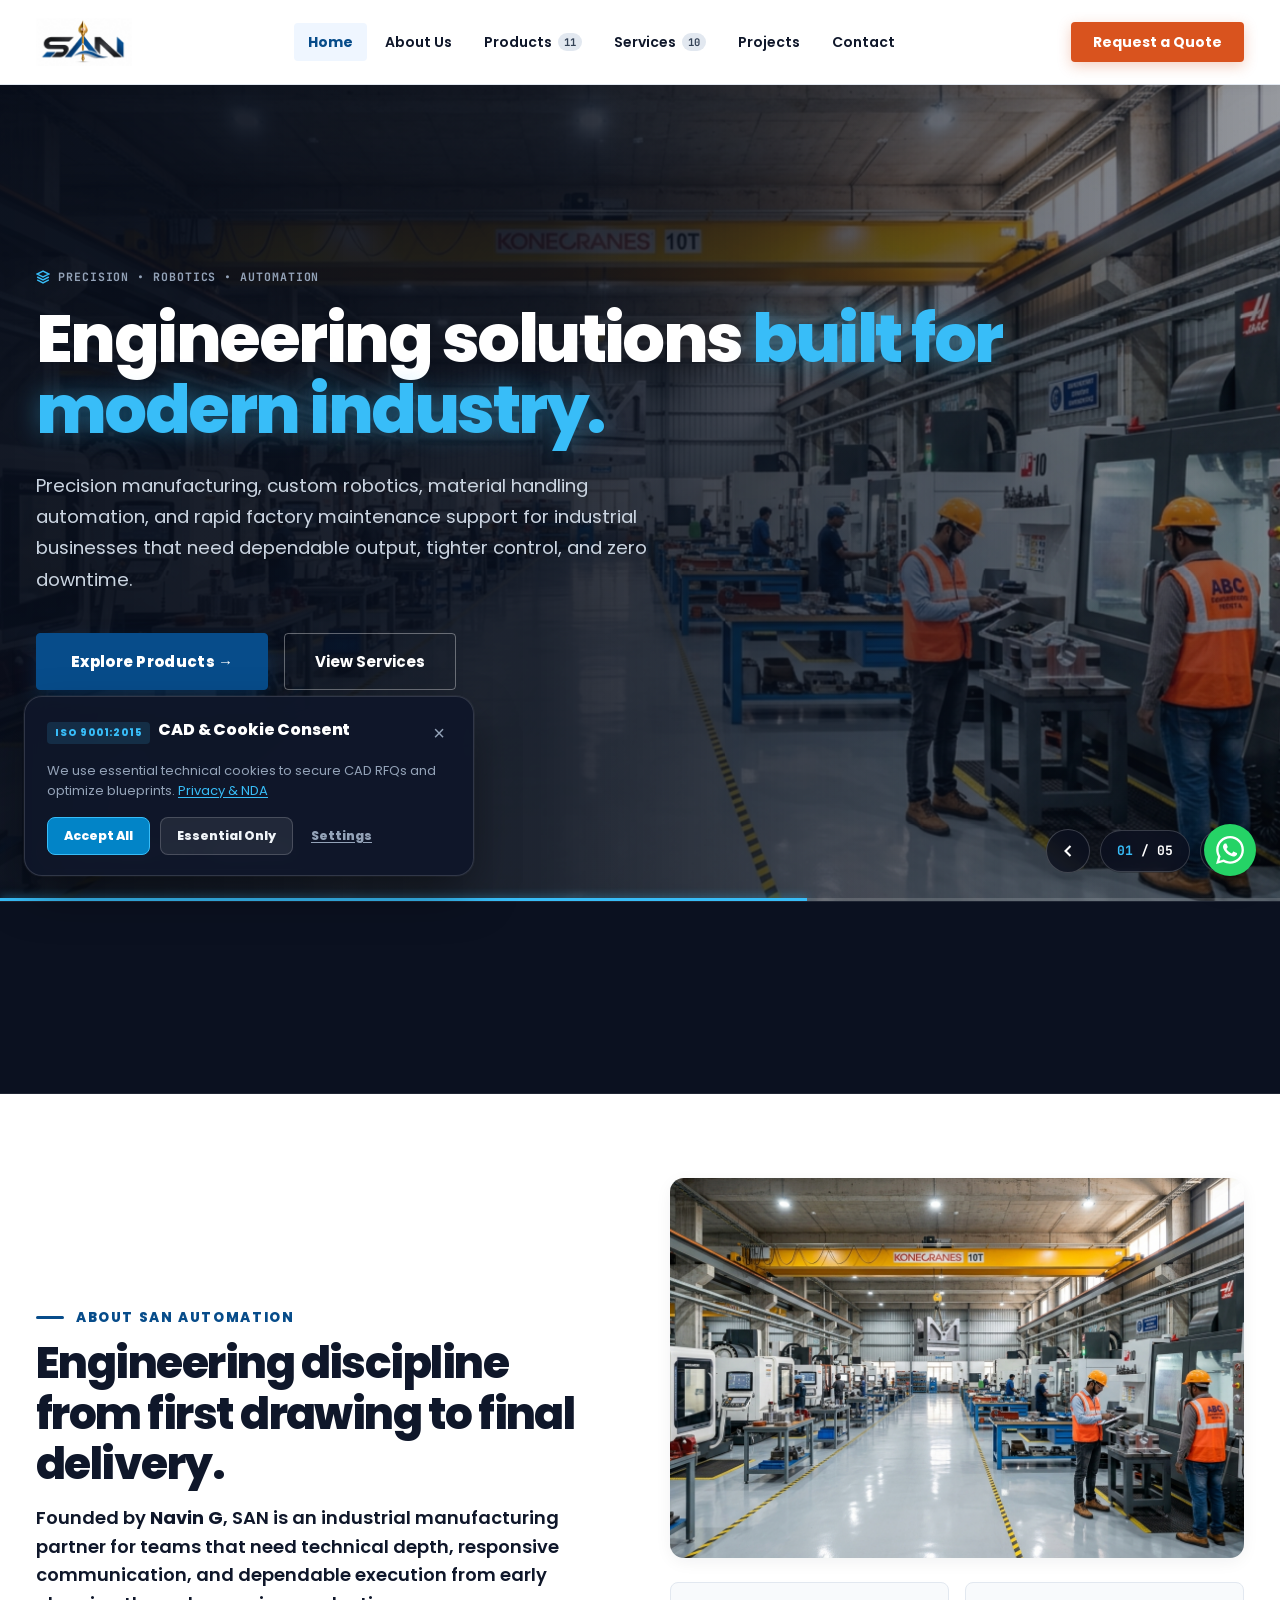
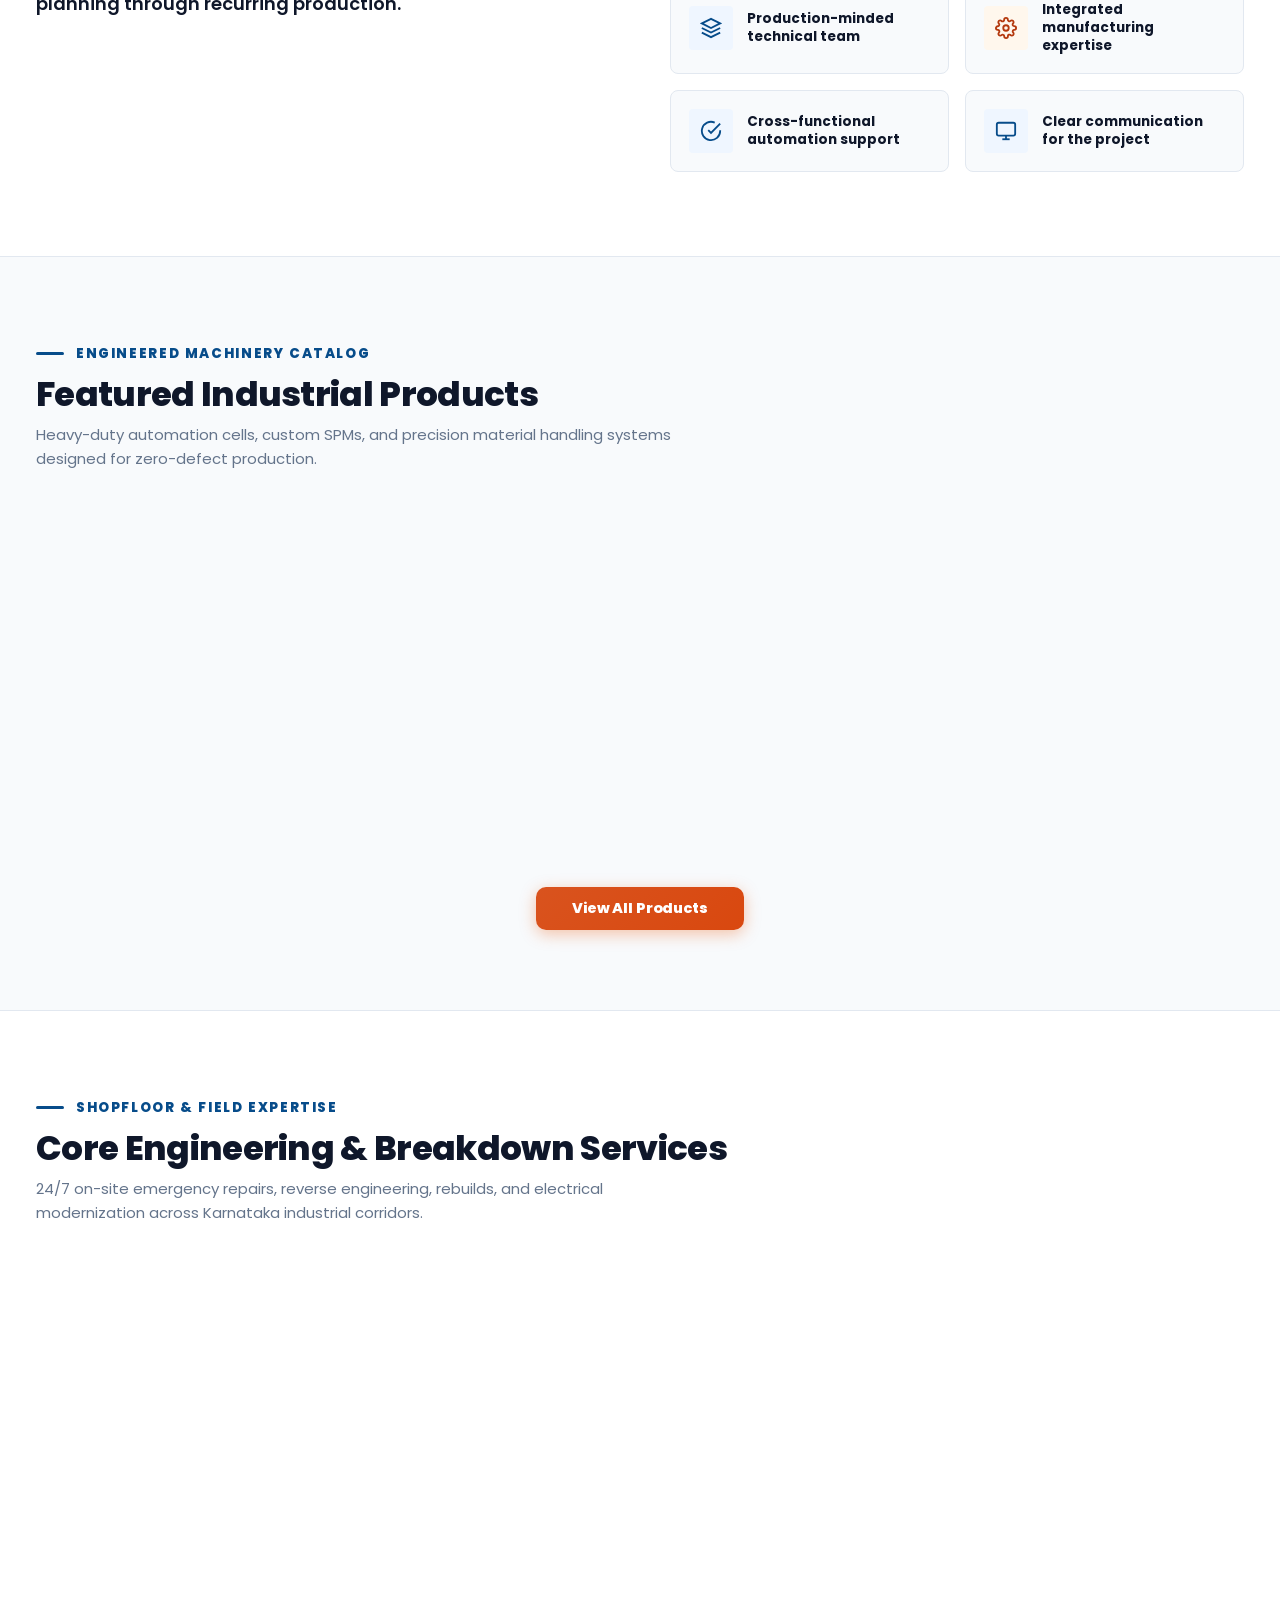
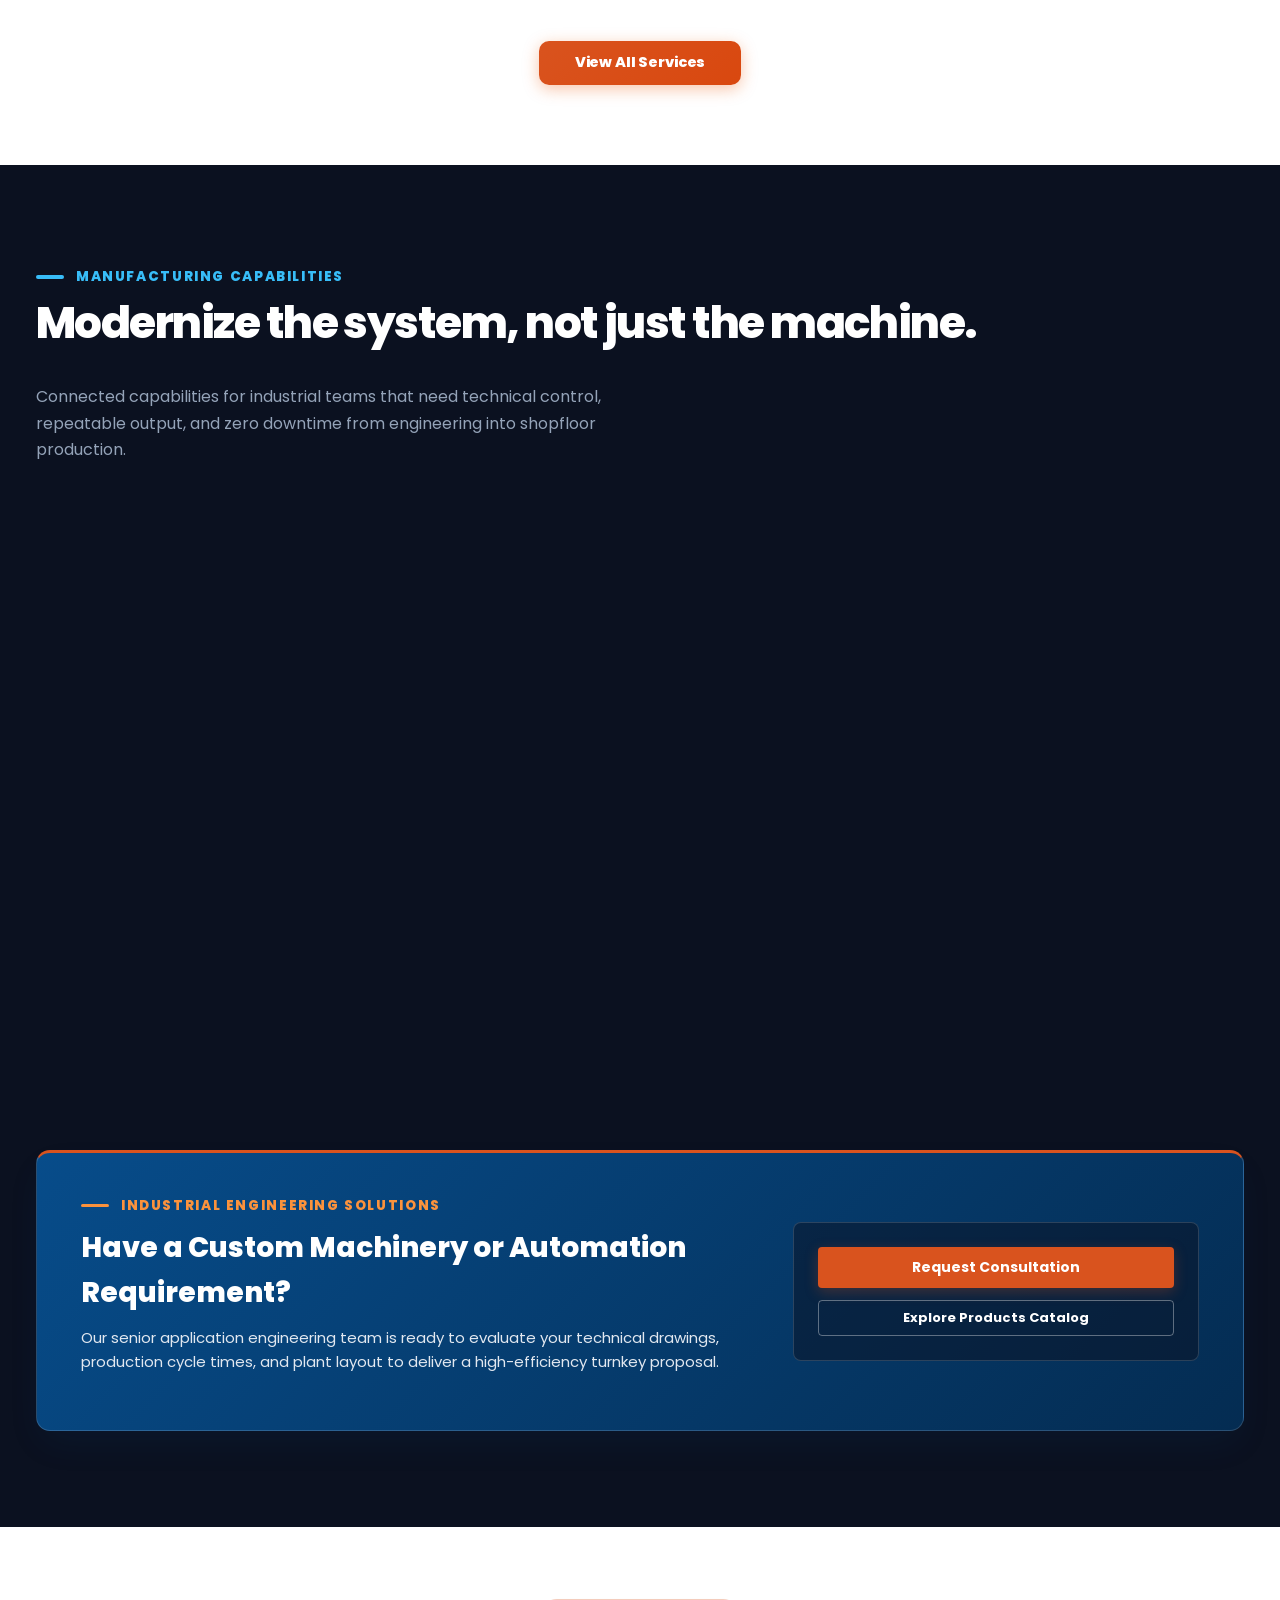
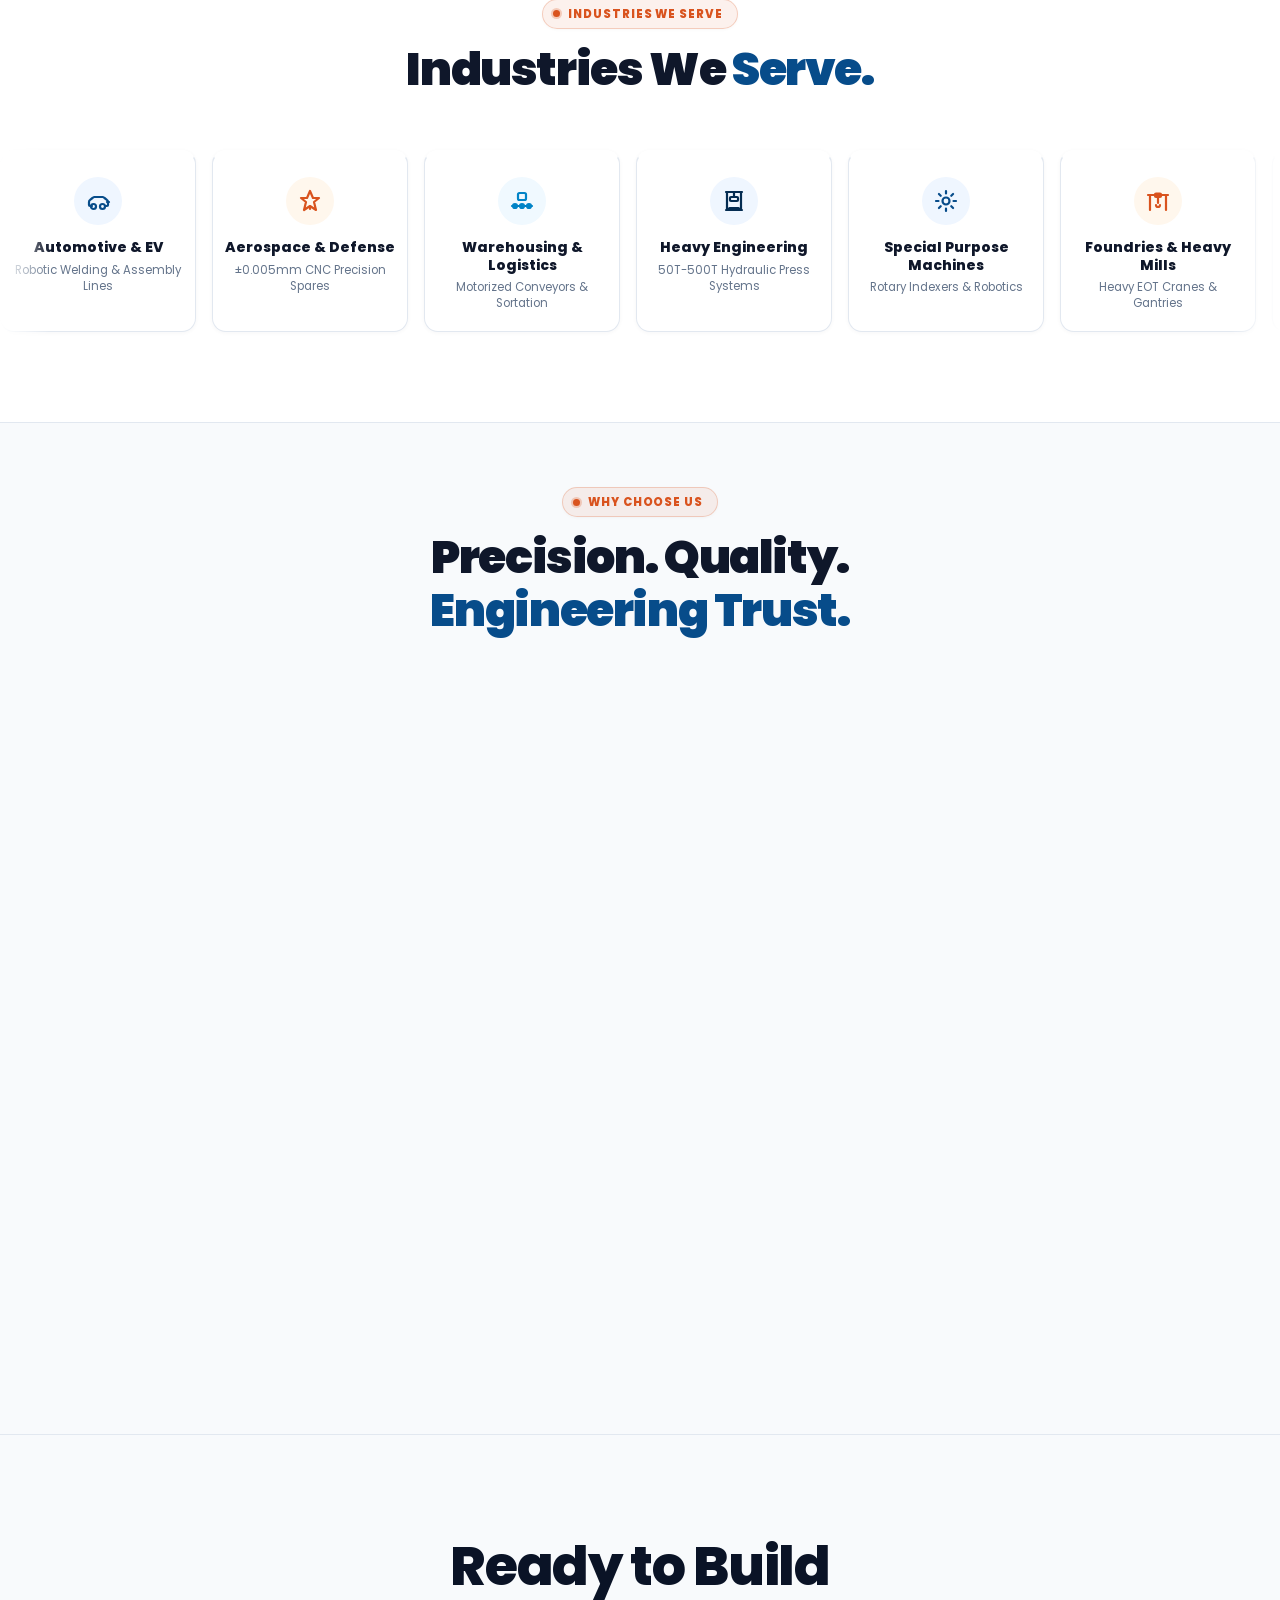
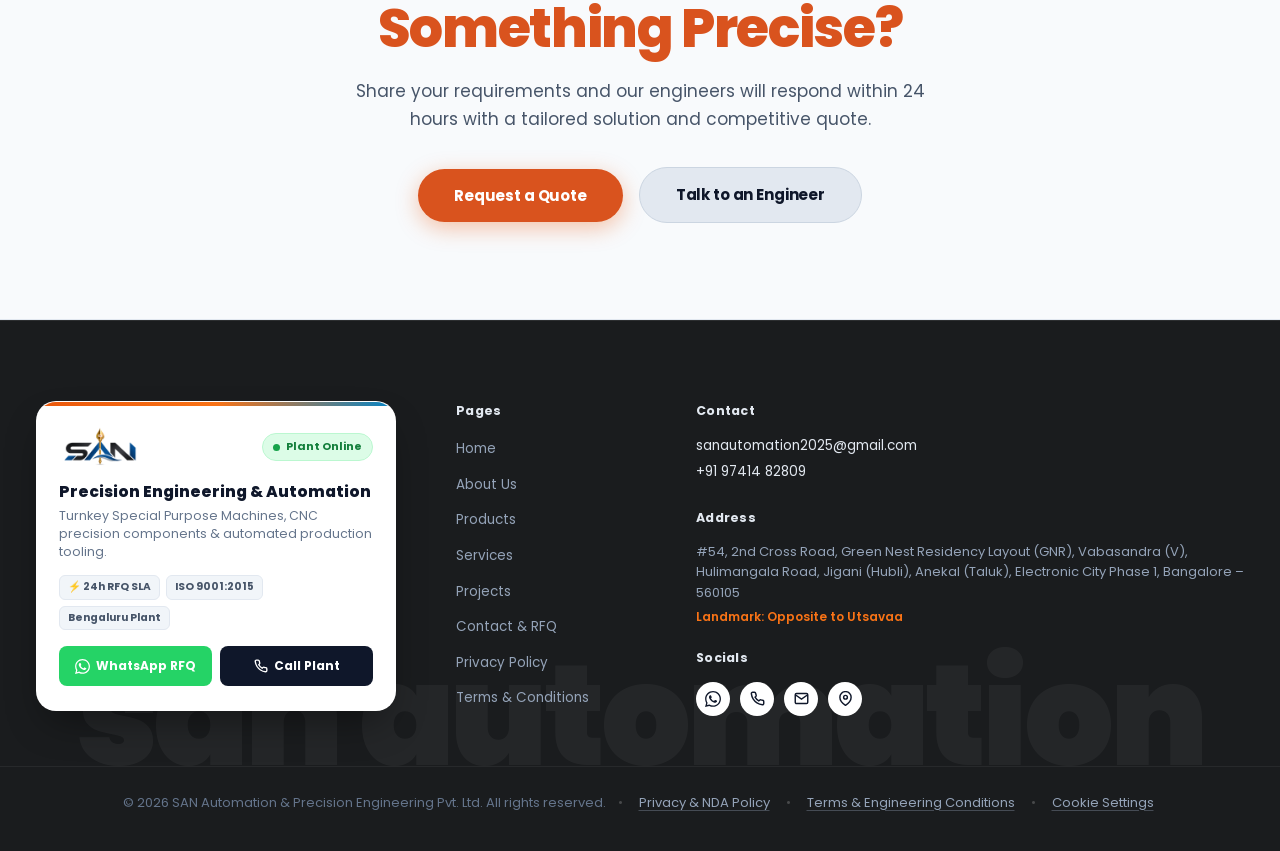
<file: index.html>
<!DOCTYPE html>

<html lang="en" dir="ltr" itemscope itemtype="https://schema.org/WebPage">
<head>
<meta charset="utf-8"/>
<meta content="width=device-width, initial-scale=1, viewport-fit=cover" name="viewport"/>
<title>SAN Automation & Precision Engineering Bangalore | Custom Robotics, SPM Machines & Industrial Automation</title>
<meta name="description" content="SAN Automation & Precision Engineering — Bangalore's trusted manufacturer of custom robotics cells, special purpose machines (SPM), CNC precision components, industrial conveyors, cranes, trolleys, and 24/7 emergency breakdown services. ISO 9001:2015 compliant. 35,000 sq.ft Peenya plant. Founded by Navin G."/>
<meta name="keywords" content="SAN Automation Bangalore, precision engineering Bangalore, special purpose machines India, custom robotics automation, industrial conveyor manufacturer, CNC machining Bangalore, turnkey robotic welding cells, material handling systems, industrial trolley manufacturer, crane setup Bangalore, fork lifter manufacturer, machine breakdown service Bangalore, AMC maintenance industrial, factory relocation services, hydraulic press manufacturer, jigs and fixtures, electrical panel manufacturing, reverse engineering services, safety guarding systems, preventive maintenance industrial, Peenya manufacturing, Electronic City Phase 1, Navin G founder, SAN Precision Engineering Pvt Ltd"/>
<meta name="robots" content="index, follow, max-image-preview:large, max-snippet:-1, max-video-preview:-1"/>
<meta name="author" content="SAN Automation & Precision Engineering Pvt. Ltd."/>
<meta name="geo.region" content="IN-KA"/>
<meta name="geo.placename" content="Bangalore, Karnataka"/>
<meta name="geo.position" content="12.8458;77.6692"/>
<meta name="ICBM" content="12.8458, 77.6692"/>
<meta name="language" content="English"/>
<meta name="revisit-after" content="7 days"/>
<meta name="rating" content="general"/>
<meta content="#074C8A" name="theme-color"/>
<meta name="msapplication-TileColor" content="#074C8A"/>

<!-- Canonical URL -->
<link rel="canonical" href="https://yourdesignagency1-lab.github.io/manufacturing/"/>

<!-- Open Graph / Facebook -->
<meta property="og:type" content="website"/>
<meta property="og:url" content="https://yourdesignagency1-lab.github.io/manufacturing/"/>
<meta property="og:title" content="SAN Automation & Precision Engineering | Custom Robotics, SPM & Industrial Automation Bangalore"/>
<meta property="og:description" content="Bangalore's premier manufacturer of custom robotics cells, special purpose machines, CNC precision components, conveyors, cranes & 24/7 breakdown services. ISO 9001:2015 | 35,000 sq.ft Peenya plant."/>
<meta property="og:image" content="https://yourdesignagency1-lab.github.io/manufacturing/assets/peenya_workshop.jpg"/>
<meta property="og:image:width" content="1200"/>
<meta property="og:image:height" content="630"/>
<meta property="og:image:alt" content="SAN Automation 35,000 sq.ft manufacturing facility in Peenya, Bangalore"/>
<meta property="og:site_name" content="SAN Automation & Precision Engineering"/>
<meta property="og:locale" content="en_IN"/>

<!-- Twitter Card -->
<meta name="twitter:card" content="summary_large_image"/>
<meta name="twitter:title" content="SAN Automation & Precision Engineering | Robotics & SPM Manufacturer Bangalore"/>
<meta name="twitter:description" content="Custom robotics cells, special purpose machines, CNC precision machining, conveyors, cranes & 24/7 breakdown services. ISO 9001:2015 | Peenya, Bangalore."/>
<meta name="twitter:image" content="https://yourdesignagency1-lab.github.io/manufacturing/assets/peenya_workshop.jpg"/>
<meta name="twitter:image:alt" content="SAN Automation manufacturing facility — Peenya, Bangalore"/>

<!-- Favicons -->
<link href="assets/logo-transparent.png" rel="icon" type="image/png"/>
<link href="assets/logo-transparent.png" rel="apple-touch-icon"/>
<link rel="manifest" href="manifest.json"/>
<link href="https://fonts.googleapis.com" rel="preconnect"/>
<link crossorigin="" href="https://fonts.gstatic.com" rel="preconnect"/>
<link href="https://images.unsplash.com" rel="preconnect"/>
<link href="https://fonts.googleapis.com/css2?family=JetBrains+Mono:wght@500;600;700&amp;family=Poppins:ital,wght@0,300;0,400;0,500;0,600;0,700;0,800;0,900;1,400;1,600;1,700&amp;display=swap" rel="stylesheet"/>
<script type="application/ld+json">
{
  "@context": "https://schema.org",
  "@type": "Organization",
  "name": "SAN Automation & Precision Engineering Pvt. Ltd.",
  "alternateName": ["SAN Automation", "SAN Precision Engineering", "SAN Engineering Bangalore"],
  "url": "https://yourdesignagency1-lab.github.io/manufacturing/",
  "logo": "https://yourdesignagency1-lab.github.io/manufacturing/assets/logo-transparent.png",
  "image": "https://yourdesignagency1-lab.github.io/manufacturing/assets/peenya_workshop.jpg",
  "telephone": "+91-9741482809",
  "email": "sanautomation2025@gmail.com",
  "description": "Premier Bangalore manufacturer of custom robotics cells, special purpose machines, CNC precision components, industrial conveyors, cranes, trolleys, and 24/7 emergency breakdown recovery services.",
  "foundingDate": "2010",
  "founder": {
    "@type": "Person",
    "name": "Navin G",
    "jobTitle": "Founder & Managing Director"
  },
  "address": {
    "@type": "PostalAddress",
    "streetAddress": "#54, 2nd Cross Road, Green Nest Residency Layout (GNR), Vabasandra (V), Hulimangala Road, Opposite to Utsavaa, Jigani Hobli, Anekal Taluk, Electronic City Phase 1",
    "addressLocality": "Bangalore",
    "addressRegion": "Karnataka",
    "postalCode": "560105",
    "addressCountry": "IN"
  },
  "geo": {
    "@type": "GeoCoordinates",
    "latitude": "12.8458",
    "longitude": "77.6692"
  },
  "areaServed": [
    {"@type": "Country", "name": "India"},
    {"@type": "City", "name": "Bangalore"},
    {"@type": "State", "name": "Karnataka"}
  ],
  "hasOfferCatalog": {
    "@type": "OfferCatalog",
    "name": "Industrial Products & Services",
    "itemListElement": [
      {"@type": "Offer", "itemOffered": {"@type": "Product", "name": "Industrial Trolleys"}},
      {"@type": "Offer", "itemOffered": {"@type": "Product", "name": "Industrial Conveyors"}},
      {"@type": "Offer", "itemOffered": {"@type": "Product", "name": "Fork Lifters"}},
      {"@type": "Offer", "itemOffered": {"@type": "Product", "name": "Crane Setups"}},
      {"@type": "Offer", "itemOffered": {"@type": "Product", "name": "Special Purpose Machines"}},
      {"@type": "Offer", "itemOffered": {"@type": "Product", "name": "Hydraulic Press Machines"}},
      {"@type": "Offer", "itemOffered": {"@type": "Product", "name": "Jigs & Fixtures"}},
      {"@type": "Offer", "itemOffered": {"@type": "Product", "name": "Electrical Panels"}},
      {"@type": "Offer", "itemOffered": {"@type": "Product", "name": "Safety Guarding Systems"}},
      {"@type": "Offer", "itemOffered": {"@type": "Product", "name": "Robotic Welding Cells"}},
      {"@type": "Offer", "itemOffered": {"@type": "Product", "name": "Robotic Pick & Place Systems"}}
    ]
  },
  "knowsAbout": ["Special Purpose Machines", "Custom Robotics Automation", "CNC Precision Machining", "Turnkey Robotic Welding", "Industrial Conveyors", "Material Handling Systems", "Trolleys", "Fork Lifters", "Industrial Cranes", "Machine Breakdown Service", "Emergency Press Recovery", "Factory Relocation", "Reverse Engineering", "Preventive AMC Maintenance", "Sub-Micron Tolerancing", "PLC Programming", "Safety Guarding"],
  "sameAs": [
    "https://wa.me/919741482809"
  ],
  "contactPoint": [
    {
      "@type": "ContactPoint",
      "telephone": "+91-9741482809",
      "contactType": "sales",
      "areaServed": "IN",
      "availableLanguage": ["English", "Hindi", "Kannada"]
    },
    {
      "@type": "ContactPoint",
      "telephone": "+91-9741482809",
      "contactType": "emergency",
      "areaServed": "IN",
      "availableLanguage": ["English", "Hindi", "Kannada"],
      "description": "24/7 Emergency Machine Breakdown & Recovery"
    }
  ]
}
</script>

<!-- LocalBusiness Schema for Maps & Local Pack ranking -->
<script type="application/ld+json">
{
  "@context": "https://schema.org",
  "@type": "LocalBusiness",
  "name": "SAN Automation & Precision Engineering",
  "image": "https://yourdesignagency1-lab.github.io/manufacturing/assets/peenya_workshop.jpg",
  "@id": "https://yourdesignagency1-lab.github.io/manufacturing/#localbusiness",
  "url": "https://yourdesignagency1-lab.github.io/manufacturing/",
  "telephone": "+91-9741482809",
  "email": "sanautomation2025@gmail.com",
  "priceRange": "₹₹₹",
  "address": {
    "@type": "PostalAddress",
    "streetAddress": "#54, 2nd Cross Road, Green Nest Residency Layout, Vabasandra, Hulimangala Road, Jigani Hobli, Anekal Taluk",
    "addressLocality": "Bangalore",
    "addressRegion": "Karnataka",
    "postalCode": "560105",
    "addressCountry": "IN"
  },
  "geo": {
    "@type": "GeoCoordinates",
    "latitude": 12.8458,
    "longitude": 77.6692
  },
  "openingHoursSpecification": [
    {
      "@type": "OpeningHoursSpecification",
      "dayOfWeek": ["Monday","Tuesday","Wednesday","Thursday","Friday","Saturday"],
      "opens": "09:00",
      "closes": "18:00"
    }
  ],
  "aggregateRating": {
    "@type": "AggregateRating",
    "ratingValue": "4.8",
    "reviewCount": "47",
    "bestRating": "5",
    "worstRating": "1"
  }
}
</script>

<!-- WebSite Schema for Sitelinks Search Box -->
<script type="application/ld+json">
{
  "@context": "https://schema.org",
  "@type": "WebSite",
  "name": "SAN Automation & Precision Engineering",
  "url": "https://yourdesignagency1-lab.github.io/manufacturing/",
  "description": "Custom robotics, special purpose machines, CNC precision components, and 24/7 industrial breakdown services in Bangalore.",
  "publisher": {
    "@type": "Organization",
    "name": "SAN Automation & Precision Engineering Pvt. Ltd."
  }
}
</script>

<!-- BreadcrumbList Schema -->
<script type="application/ld+json">
{
  "@context": "https://schema.org",
  "@type": "BreadcrumbList",
  "itemListElement": [
    {"@type": "ListItem", "position": 1, "name": "Home", "item": "https://yourdesignagency1-lab.github.io/manufacturing/"},
    {"@type": "ListItem", "position": 2, "name": "Products", "item": "https://yourdesignagency1-lab.github.io/manufacturing/#products"},
    {"@type": "ListItem", "position": 3, "name": "Services", "item": "https://yourdesignagency1-lab.github.io/manufacturing/#services"},
    {"@type": "ListItem", "position": 4, "name": "Projects", "item": "https://yourdesignagency1-lab.github.io/manufacturing/#projects"},
    {"@type": "ListItem", "position": 5, "name": "Contact & RFQ", "item": "https://yourdesignagency1-lab.github.io/manufacturing/#contact"}
  ]
}
</script>

<!-- FAQPage Schema for FAQ rich snippets -->
<script type="application/ld+json">
{
  "@context": "https://schema.org",
  "@type": "FAQPage",
  "mainEntity": [
    {
      "@type": "Question",
      "name": "What industrial products does SAN Automation manufacture?",
      "acceptedAnswer": {
        "@type": "Answer",
        "text": "SAN Automation manufactures industrial trolleys, conveyors, fork lifters, crane setups, special purpose machines (SPM), hydraulic presses, jigs & fixtures, electrical panels, safety guarding systems, robotic welding cells, and robotic pick-and-place systems. All products are engineered at our 35,000 sq.ft Peenya plant in Bangalore."
      }
    },
    {
      "@type": "Question",
      "name": "Does SAN Automation provide 24/7 emergency breakdown services?",
      "acceptedAnswer": {
        "@type": "Answer",
        "text": "Yes, SAN Automation provides round-the-clock emergency machine breakdown and recovery services across Bangalore and South India. Our rapid-response team handles hydraulic press recovery, CNC spindle failures, conveyor breakdowns, and critical production line outages with guaranteed fast response times."
      }
    },
    {
      "@type": "Question",
      "name": "Where is SAN Automation located in Bangalore?",
      "acceptedAnswer": {
        "@type": "Answer",
        "text": "SAN Automation is located at #54, 2nd Cross Road, Green Nest Residency Layout (GNR), Vabasandra (V), Hulimangala Road, Jigani Hobli, Anekal Taluk, Electronic City Phase 1, Bangalore — 560105, Karnataka, India. Landmark: Opposite to Utsavaa."
      }
    },
    {
      "@type": "Question",
      "name": "What precision tolerances can SAN Automation achieve?",
      "acceptedAnswer": {
        "@type": "Answer",
        "text": "SAN Automation achieves sub-micron precision with tolerances of ±0.005mm using our 12x CNC machines, 8x VMCs (4-axis and 5-axis vertical machining centers), and Zeiss CNC CMM metrology lab. All components undergo 100% quality inspection with full MTR traceability."
      }
    },
    {
      "@type": "Question",
      "name": "Who founded SAN Automation & Precision Engineering?",
      "acceptedAnswer": {
        "@type": "Answer",
        "text": "SAN Automation & Precision Engineering was founded by Navin G with over 15 years of manufacturing expertise. As Founder & Managing Director, Navin G personally evaluates engineering drawings, payload feasibility, and oversees all turnkey project deliveries from the Bangalore facility."
      }
    }
  ]
}
</script>
<link rel="stylesheet" href="css/style.css"/>
</head>
<body>
<noscript>
  <div style="background:#EA580C;color:#fff;text-align:center;padding:14px 20px;font-family:sans-serif;font-size:14px;">
    This website requires JavaScript for full functionality. Please enable JavaScript in your browser to access SAN Automation's products, services, and RFQ system.
    Contact us directly: <a href="tel:+919741482809" style="color:#fff;text-decoration:underline;">+91 97414 82809</a> |
    <a href="mailto:sanautomation2025@gmail.com" style="color:#fff;text-decoration:underline;">sanautomation2025@gmail.com</a>
  </div>
</noscript>
<!-- Sticky Indux-Style Header -->
<header class="site-header">
<div class="wrap header-row">
<div class="brand" data-page="home">
<img alt="SAN Automation Logo" class="brand-logo-img" src="assets/logo.png"/>
</div>
<!-- Desktop Nav (hidden on mobile via CSS) -->
<nav aria-label="Main Navigation" class="site-nav" id="site-nav-desktop">
<a class="nav-link active" data-page="home">Home</a>
<a class="nav-link" data-page="about">About Us</a>
<a class="nav-link" data-page="products">Products <span class="nav-count">11</span></a>
<a class="nav-link" data-page="services">Services <span class="nav-count">10</span></a>
<a class="nav-link" data-page="projects">Projects</a>
<a class="nav-link" data-page="contact">Contact</a>
</nav>
<!-- Header Actions -->
<div class="header-actions">
<button class="btn btn-rust" data-page="contact">
        Request a Quote
    </button>
<button aria-label="Toggle navigation menu" class="menu-btn" id="menu-toggle">
<svg class="hamburger-icon" fill="none" height="22" stroke="currentColor" stroke-linecap="round" stroke-width="2.2" viewbox="0 0 24 24" width="22">
<line class="h-line line-1" x1="4" x2="20" y1="6" y2="6"></line>
<line class="h-line line-2" x1="4" x2="20" y1="12" y2="12"></line>
<line class="h-line line-3" x1="4" x2="20" y1="18" y2="18"></line>
</svg>
</button>
</div>
</div>
</header>
<!-- Mobile Full-Screen Nav Drawer (outside header to avoid stacking context trapping) -->
<nav aria-label="Mobile Navigation" class="site-nav" id="site-nav" style="display:none;">
<a class="nav-link active" data-page="home">Home</a>
<a class="nav-link" data-page="about">About Us</a>
<a class="nav-link" data-page="products">Products <span class="nav-count">11</span></a>
<a class="nav-link" data-page="services">Services <span class="nav-count">10</span></a>
<a class="nav-link" data-page="projects">Projects</a>
<a class="nav-link" data-page="contact">Contact</a>
<div class="mobile-nav-footer">
<button class="btn btn-rust btn-block mobile-quote-btn" data-page="contact" type="button">
        Request a Technical Quote
    </button>
<div class="mobile-nav-contact">
<a class="mobile-contact-link" href="tel:+919741482809">
<svg fill="none" height="16" stroke="currentColor" stroke-width="2" viewbox="0 0 24 24" width="16"><path d="M22 16.92v3a2 2 0 01-2.18 2 19.79 19.79 0 01-8.63-3.07 19.5 19.5 0 01-6-6 19.79 19.79 0 01-3.07-8.67A2 2 0 014.11 2h3a2 2 0 012 1.72 12.84 12.84 0 00.7 2.81 2 2 0 01-.45 2.11L8.09 9.91a16 16 0 006 6l1.27-1.27a2 2 0 012.11-.45 12.84 12.84 0 002.81.7A2 2 0 0122 16.92z"></path></svg>
<span>Direct Line: +91 97414 82809</span>
</a>
</div>
</div>
</nav>
<main id="content">
<!-- ========================================== -->
<!-- PAGE 1: HOME (INDUX ARCHITECTURE)          -->
<!-- ========================================== -->
<section class="page active" id="page-home">
<!-- Hero & Stats Full-Fold Viewport Wrapper -->
<div class="hero-fold-wrapper">
<!-- Hero Section -->
<section class="hero-section" id="hero-slider-section">
<!-- Full-Bleed Background Slideshow -->
<div class="hero-bg-slides">
<!-- Slide 1: Bangalore Manufacturing Facility -->
<div class="hero-bg-slide active" data-index="0" data-tag="ELECTRONIC CITY • BANGALORE" data-title="Turnkey Engineering Facility">
<img alt="SAN Automation 35,000 sq.ft Bangalore Manufacturing Facility" fetchpriority="high" loading="eager" src="assets/peenya_workshop.jpg"/>
</div>
<!-- Slide 2: Robotic Welding Automation -->
<div class="hero-bg-slide" data-index="1" data-tag="ROBOTICS &amp; AUTOMATION" data-title="6-Axis Robotic Welding Cells">
<img alt="Turnkey Robotic Welding Automation Cell" fetchpriority="high" loading="eager" src="assets/robotic_welding.jpg"/>
</div>
<!-- Slide 3: 5-Axis Aerospace Precision Machining -->
<div class="hero-bg-slide" data-index="2" data-tag="AEROSPACE &amp; DEFENSE" data-title="Sub-Micron 5-Axis CNC Machining">
<img alt="5-Axis Aerospace Titanium Turbine Machining" fetchpriority="high" loading="eager" src="assets/aerospace_machining.jpg"/>
</div>
<!-- Slide 4: Special Purpose Machines -->
<div class="hero-bg-slide" data-index="3" data-tag="CUSTOM AUTOMATION" data-title="Rotary Indexing Special Purpose Machines">
<img alt="Automated Rotary Indexing Special Purpose Machine" fetchpriority="high" loading="eager" src="assets/spm_machine.jpg"/>
</div>
<!-- Slide 5: High-Speed Conveyors -->
<div class="hero-bg-slide" data-index="4" data-tag="MATERIAL HANDLING" data-title="Automated Conveyor Networks">
<img alt="High-Speed Logistics Warehouse Conveyor Line" fetchpriority="high" loading="eager" src="assets/conveyor_system.jpg"/>
</div>
</div>
<!-- Dark Indux Contrast Gradient Overlay -->
<div class="hero-bg-overlay"></div>
<!-- Hero Content Wrap -->
<div class="hero-content-wrap">
<div class="wrap">
<div class="hero-grid-indux">
<!-- Left Editorial Column -->
<div class="hero-editorial-col">
<div class="hero-indux-pretitle">
  <span class="hip-icon">
    <svg width="14" height="14" viewBox="0 0 24 24" fill="none" stroke="currentColor" stroke-width="2.5"><polygon points="12 2 2 7 12 12 22 7 12 2"></polygon><polyline points="2 17 12 22 22 17"></polyline><polyline points="2 12 12 17 22 12"></polyline></svg>
  </span>
  <span class="hip-text">PRECISION &bull; ROBOTICS &bull; AUTOMATION</span>
</div>
<h1 class="hero-indux-title">
  Engineering solutions <span class="hero-accent">built for modern industry.</span>
</h1>
<p class="hero-indux-desc">
  Precision manufacturing, custom robotics, material handling automation, and rapid factory maintenance support for industrial businesses that need dependable output, tighter control, and zero downtime.
</p>
<div class="hero-indux-actions">
  <button class="hero-btn-primary" data-page="products" type="button">
    Explore Products &rarr;
  </button>
  <button class="hero-btn-secondary" data-page="services" type="button">
    View Services
  </button>
</div>
</div>
</div>
</div>
</div>
<!-- Slideshow Bottom Navigation Controls -->
<div class="hero-slider-nav-bar">
<div class="wrap">
<div class="hero-slider-nav-inner">
<div class="hero-slide-info-pill">
<span class="hero-slide-pulse" style="background:var(--san-rust-light);box-shadow:0 0 10px var(--san-rust)"></span>
<span id="hero-bg-tag-text">ELECTRONIC CITY • BANGALORE</span>
</div>
<div class="hero-slider-nav-btns">
<button aria-label="Previous Slide" class="hero-nav-arrow" id="hero-bg-prev" type="button">
<svg fill="none" height="20" stroke="currentColor" stroke-width="2.5" viewbox="0 0 24 24" width="20"><polyline points="15 18 9 12 15 6"></polyline></svg>
</button>
<div class="hero-slide-counter">
<span id="hero-bg-curr-num">01</span> / <span>05</span>
</div>
<button aria-label="Next Slide" class="hero-nav-arrow" id="hero-bg-next" type="button">
<svg fill="none" height="20" stroke="currentColor" stroke-width="2.5" viewbox="0 0 24 24" width="20"><polyline points="9 18 15 12 9 6"></polyline></svg>
</button>
</div>
</div>
</div>
</div>
<!-- Bottom Progress Bar -->
<div class="hero-progress-line">
<div class="hero-progress-fill" id="hero-progress-fill"></div>
</div>
</section>
<!-- Industrial Stats Band (Indux Dark Strip) -->
<section class="stats-band">
  <!-- Desktop 4-Column Grid -->
  <div class="wrap stats-desktop-wrap">
    <div class="stats-grid">
      <div class="stat-item stat-item--left">
        <div class="stat-num"><span class="counter-value" data-target="15" data-decimals="0">15</span><span class="accent">+</span></div>
        <div class="stat-label">
          <span class="stat-label-full">Years of precision manufacturing &amp; automation expertise</span>
          <span class="stat-label-short">Years<br/>Expertise</span>
        </div>
      </div>
      <div class="stat-item stat-item--right">
        <div class="stat-num"><span class="counter-value" data-target="500" data-decimals="0">500</span><span class="accent accent-rust">+</span></div>
        <div class="stat-label">
          <span class="stat-label-full">Industrial machines built, reconditioned &amp; serviced</span>
          <span class="stat-label-short">Machines<br/>Built</span>
        </div>
      </div>
      <div class="stat-item stat-item--left">
        <div class="stat-num"><span class="counter-value" data-target="100" data-decimals="0">100</span><span class="accent">%</span></div>
        <div class="stat-label">
          <span class="stat-label-full">CMM validated precision quality assurance standard</span>
          <span class="stat-label-short">CMM<br/>Assured</span>
        </div>
      </div>
      <div class="stat-item stat-item--right">
        <div class="stat-num"><span class="counter-value" data-target="99.4" data-decimals="1">99.4</span><span class="accent accent-rust">%</span></div>
        <div class="stat-label">
          <span class="stat-label-full">On-time project delivery &amp; guaranteed uptime target</span>
          <span class="stat-label-short">On-Time<br/>Uptime</span>
        </div>
      </div>
    </div>
  </div>

  <!-- Mobile Continuous Marquee Animation -->
  <div class="stats-marquee-wrapper" aria-label="Key Performance Indicators">
    <div class="stats-marquee-track">
      <!-- Group 1 -->
      <div class="stats-marquee-group">
        <div class="stats-marquee-card">
          <div class="stat-num"><span class="counter-value" data-target="15" data-decimals="0">15</span><span class="accent accent-rust">+</span></div>
          <div class="stat-label">Years of precision manufacturing &amp; automation expertise</div>
        </div>
        <div class="stats-marquee-card">
          <div class="stat-num"><span class="counter-value" data-target="500" data-decimals="0">500</span><span class="accent accent-rust">+</span></div>
          <div class="stat-label">Industrial machines built, reconditioned &amp; serviced</div>
        </div>
        <div class="stats-marquee-card">
          <div class="stat-num"><span class="counter-value" data-target="100" data-decimals="0">100</span><span class="accent accent-rust">%</span></div>
          <div class="stat-label">CMM validated precision quality assurance standard</div>
        </div>
        <div class="stats-marquee-card">
          <div class="stat-num"><span class="counter-value" data-target="99.4" data-decimals="1">99.4</span><span class="accent accent-rust">%</span></div>
          <div class="stat-label">On-time project delivery &amp; guaranteed uptime target</div>
        </div>
      </div>
      <!-- Group 2 (Duplicate for Seamless Infinite Marquee Loop) -->
      <div class="stats-marquee-group" aria-hidden="true">
        <div class="stats-marquee-card">
          <div class="stat-num"><span class="counter-value" data-target="15" data-decimals="0">15</span><span class="accent accent-rust">+</span></div>
          <div class="stat-label">Years of precision manufacturing &amp; automation expertise</div>
        </div>
        <div class="stats-marquee-card">
          <div class="stat-num"><span class="counter-value" data-target="500" data-decimals="0">500</span><span class="accent accent-rust">+</span></div>
          <div class="stat-label">Industrial machines built, reconditioned &amp; serviced</div>
        </div>
        <div class="stats-marquee-card">
          <div class="stat-num"><span class="counter-value" data-target="100" data-decimals="0">100</span><span class="accent accent-rust">%</span></div>
          <div class="stat-label">CMM validated precision quality assurance standard</div>
        </div>
        <div class="stats-marquee-card">
          <div class="stat-num"><span class="counter-value" data-target="99.4" data-decimals="1">99.4</span><span class="accent accent-rust">%</span></div>
          <div class="stat-label">On-time project delivery &amp; guaranteed uptime target</div>
        </div>
      </div>
    </div>
  </div>
</section>
</div>
<!-- SECTION: ABOUT SAN (INDUX 2-COLUMN SPLIT WITH 4 ICONS) -->
<section class="about-section">
<div class="wrap">
<div class="about-grid">
<!-- Left Text Column -->
<div class="about-text-col">
<div class="indux-pretitle-bar">ABOUT SAN AUTOMATION</div>
<h2 class="section-title">
              Engineering discipline from first drawing to final delivery.
            </h2>
<div style="height:14px"></div>
<p class="about-lead">
              Founded by <strong>Navin G</strong>, SAN is an industrial manufacturing partner for teams that need technical depth, responsive communication, and dependable execution from early planning through recurring production.
            </p>
</div>
<!-- Right Media Column -->
<div class="about-media-col">
<div class="about-hero-img-wrap">
<img alt="SAN Automation 35,000 sq.ft Heavy Engineering Facility Bangalore" class="about-hero-img" src="assets/peenya_workshop.jpg"/>
</div>
<!-- 2x2 Feature Highlights -->
<div class="about-features-2x2">
<div class="about-feature-box">
<div class="about-feature-icon"><svg fill="none" height="22" stroke="currentColor" stroke-width="2" viewbox="0 0 24 24" width="22"><path d="M12 2L2 7l10 5 10-5-10-5zM2 17l10 5 10-5M2 12l10 5 10-5"></path></svg></div>
<div class="about-feature-title">Production-minded technical team</div>
</div>
<div class="about-feature-box">
<div class="about-feature-icon" style="background:var(--san-rust-soft);color:var(--san-rust-deep)"><svg fill="none" height="22" stroke="currentColor" stroke-width="2" viewbox="0 0 24 24" width="22"><circle cx="12" cy="12" r="3"></circle><path d="M19.4 15a1.65 1.65 0 00.33 1.82l.06.06a2 2 0 010 2.83 2 2 0 01-2.83 0l-.06-.06a1.65 1.65 0 00-1.82-.33 1.65 1.65 0 00-1 1.51V21a2 2 0 01-2 2 2 2 0 01-2-2v-.09A1.65 1.65 0 009 19.4a1.65 1.65 0 00-1.82.33l-.06.06a2 2 0 01-2.83 0 2 2 0 010-2.83l.06-.06a1.65 1.65 0 00.33-1.82 1.65 1.65 0 00-1.51-1H3a2 2 0 01-2-2 2 2 0 012-2h.09A1.65 1.65 0 004.6 9a1.65 1.65 0 00-.33-1.82l-.06-.06a2 2 0 010-2.83 2 2 0 012.83 0l.06.06a1.65 1.65 0 001.82.33H9a1.65 1.65 0 001-1.51V3a2 2 0 012-2 2 2 0 012 2v.09a1.65 1.65 0 001 1.51 1.65 1.65 0 001.82-.33l.06-.06a2 2 0 012.83 0 2 2 0 010 2.83l-.06.06a1.65 1.65 0 00-.33 1.82V9a1.65 1.65 0 001.51 1H21a2 2 0 012 2 2 2 0 01-2 2h-.09a1.65 1.65 0 00-1.51 1z"></path></svg></div>
<div class="about-feature-title">Integrated manufacturing expertise</div>
</div>
<div class="about-feature-box">
<div class="about-feature-icon"><svg fill="none" height="22" stroke="currentColor" stroke-width="2" viewbox="0 0 24 24" width="22"><path d="M22 11.08V12a10 10 0 11-5.93-9.14"></path><polyline points="22 4 12 14.01 9 11.01"></polyline></svg></div>
<div class="about-feature-title">Cross-functional automation support</div>
</div>
<div class="about-feature-box">
<div class="about-feature-icon"><svg fill="none" height="22" stroke="currentColor" stroke-width="2" viewbox="0 0 24 24" width="22"><rect height="14" rx="2" ry="2" width="20" x="2" y="3"></rect><line x1="8" x2="16" y1="21" y2="21"></line><line x1="12" x2="12" y1="17" y2="21"></line></svg></div>
<div class="about-feature-title">Clear communication for the project</div>
</div>
</div>
</div>
</div>
</div>
</section>

<!-- ========================================== -->
<!-- HOME: FEATURED PRODUCTS (HEADING + 4 CARDS + VIEW ALL) -->
<!-- ========================================== -->
<section class="home-featured-section home-featured--products" id="home-featured-products">
  <div class="wrap">
    <div class="home-section-header">
      <div class="indux-pretitle-bar">ENGINEERED MACHINERY CATALOG</div>
      <h2 class="section-title">Featured Industrial Products</h2>
      <p class="section-desc">Heavy-duty automation cells, custom SPMs, and precision material handling systems designed for zero-defect production.</p>
    </div>

    <!-- Snap Carousel (Mobile) / 4-Col Grid (Desktop) -->
    <div class="home-cards-carousel" id="products-carousel">
      <!-- Card 1: SPM Machines -->
      <div class="home-card-v2" data-page="products" data-product="SPECIAL PURPOSE MACHINES (SPM)">
        <img src="assets/spm_machine.jpg" alt="Special Purpose Machines (SPM)" class="home-card-v2-bg" loading="lazy">
        <div class="home-card-v2-overlay"></div>
        <div class="home-card-v2-content">
          <div class="home-card-v2-top">
            <h3 class="home-card-v2-title">Special Purpose Machines</h3>
            <button class="home-card-v2-arrow" aria-label="Explore SPM Machines" type="button">
              <svg width="18" height="18" viewBox="0 0 24 24" fill="none" stroke="currentColor" stroke-width="2.5" stroke-linecap="round" stroke-linejoin="round"><polyline points="9 18 15 12 9 6"></polyline></svg>
          </button>
          </div>
          <div class="home-card-v2-bottom">
            <div class="home-card-v2-label">Core Capabilities</div>
            <div class="home-card-v2-pills">
              <span class="home-card-pill">Multi-Station</span>
              <span class="home-card-pill">PLC Indexing</span>
              <span class="home-card-pill">Poka-Yoke</span>
              <span class="home-card-more">&amp; more</span>
            </div>
          </div>
        </div>
      </div>

      <!-- Card 2: Robotic Welding -->
      <div class="home-card-v2" data-page="products" data-product="ROBOTIC WELDING &amp; FABRICATION">
        <img src="assets/robotic_welding.jpg" alt="Robotic Welding Cells" class="home-card-v2-bg" loading="lazy">
        <div class="home-card-v2-overlay"></div>
        <div class="home-card-v2-content">
          <div class="home-card-v2-top">
            <h3 class="home-card-v2-title">Robotic Welding Cells</h3>
            <button class="home-card-v2-arrow" aria-label="Explore Robotic Welding" type="button">
              <svg width="18" height="18" viewBox="0 0 24 24" fill="none" stroke="currentColor" stroke-width="2.5" stroke-linecap="round" stroke-linejoin="round"><polyline points="9 18 15 12 9 6"></polyline></svg>
          </button>
          </div>
          <div class="home-card-v2-bottom">
            <div class="home-card-v2-label">Automation Specs</div>
            <div class="home-card-v2-pills">
              <span class="home-card-pill">6-Axis Arm</span>
              <span class="home-card-pill">MIG / TIG</span>
              <span class="home-card-pill">Dual Station</span>
              <span class="home-card-more">&amp; more</span>
            </div>
          </div>
        </div>
      </div>

      <!-- Card 3: Conveyor Systems -->
      <div class="home-card-v2" data-page="products" data-product="CONVEYORS">
        <img src="assets/conveyor_system.jpg" alt="Conveyor Systems & Material Handling" class="home-card-v2-bg" loading="lazy">
        <div class="home-card-v2-overlay"></div>
        <div class="home-card-v2-content">
          <div class="home-card-v2-top">
            <h3 class="home-card-v2-title">Conveyor Systems</h3>
            <button class="home-card-v2-arrow" aria-label="Explore Conveyors" type="button">
              <svg width="18" height="18" viewBox="0 0 24 24" fill="none" stroke="currentColor" stroke-width="2.5" stroke-linecap="round" stroke-linejoin="round"><polyline points="9 18 15 12 9 6"></polyline></svg>
          </button>
          </div>
          <div class="home-card-v2-bottom">
            <div class="home-card-v2-label">Material Handling</div>
            <div class="home-card-v2-pills">
              <span class="home-card-pill">Roller &amp; Belt</span>
              <span class="home-card-pill">VFD Sync</span>
              <span class="home-card-pill">2,000 kg/h</span>
              <span class="home-card-more">&amp; more</span>
            </div>
          </div>
        </div>
      </div>

      <!-- Card 4: Hydraulic Presses -->
      <div class="home-card-v2" data-page="products" data-product="HYDRAULIC &amp; PNEUMATIC PRESSES">
        <img src="assets/hydraulic_press.jpg" alt="Hydraulic & Pneumatic Presses" class="home-card-v2-bg" loading="lazy">
        <div class="home-card-v2-overlay"></div>
        <div class="home-card-v2-content">
          <div class="home-card-v2-top">
            <h3 class="home-card-v2-title">Hydraulic Presses</h3>
            <button class="home-card-v2-arrow" aria-label="Explore Hydraulic Presses" type="button">
              <svg width="18" height="18" viewBox="0 0 24 24" fill="none" stroke="currentColor" stroke-width="2.5" stroke-linecap="round" stroke-linejoin="round"><polyline points="9 18 15 12 9 6"></polyline></svg>
          </button>
          </div>
          <div class="home-card-v2-bottom">
            <div class="home-card-v2-label">Heavy Forming</div>
            <div class="home-card-v2-pills">
              <span class="home-card-pill">20T &ndash; 200T</span>
              <span class="home-card-pill">C-Frame / 4-Pillar</span>
              <span class="home-card-pill">Light Curtains</span>
              <span class="home-card-more">&amp; more</span>
            </div>
          </div>
        </div>
      </div>
    </div>

    <!-- Carousel Dots Pagination (Mobile) -->
    <div class="home-carousel-dots" data-carousel="products-carousel">
      <span class="carousel-dot active" data-index="0"></span>
      <span class="carousel-dot" data-index="1"></span>
      <span class="carousel-dot" data-index="2"></span>
      <span class="carousel-dot" data-index="3"></span>
    </div>

    <!-- Clean Unified View All Action -->
    <div class="home-view-all-wrap">
      <button class="btn btn-primary home-view-all-btn" data-page="products">
        View All Products
    </button>
    </div>
  </div>
</section>

<!-- ========================================== -->
<!-- HOME: CORE SERVICES (HEADING + 4 CARDS + VIEW ALL) -->
<!-- ========================================== -->
<section class="home-featured-section home-featured--services" id="home-core-services">
  <div class="wrap">
    <div class="home-section-header">
      <div class="indux-pretitle-bar">SHOPFLOOR &amp; FIELD EXPERTISE</div>
      <h2 class="section-title">Core Engineering &amp; Breakdown Services</h2>
      <p class="section-desc">24/7 on-site emergency repairs, reverse engineering, rebuilds, and electrical modernization across Karnataka industrial corridors.</p>
    </div>

    <!-- Snap Carousel (Mobile) / 4-Col Grid (Desktop) -->
    <div class="home-cards-carousel" id="services-carousel">
      <!-- Card 1: Breakdown Service -->
      <div class="home-card-v2" data-page="contact" data-product="INDUSTRIAL MACHINE BREAKDOWN SERVICE">
        <img src="assets/breakdown_service.jpg" alt="Industrial Machine Breakdown Service" class="home-card-v2-bg" loading="lazy">
        <div class="home-card-v2-overlay"></div>
        <div class="home-card-v2-content">
          <div class="home-card-v2-top">
            <h3 class="home-card-v2-title">Machine Breakdown Service</h3>
            <button class="home-card-v2-arrow" aria-label="Request Breakdown Service" type="button">
              <svg width="18" height="18" viewBox="0 0 24 24" fill="none" stroke="currentColor" stroke-width="2.5" stroke-linecap="round" stroke-linejoin="round"><polyline points="9 18 15 12 9 6"></polyline></svg>
          </button>
          </div>
          <div class="home-card-v2-bottom">
            <div class="home-card-v2-label">Available Across</div>
            <div class="home-card-v2-pills">
              <span class="home-card-pill">Electronic City</span>
              <span class="home-card-pill">Jigani / Bommasandra</span>
              <span class="home-card-pill">Peenya</span>
              <span class="home-card-more">&amp; more</span>
            </div>
          </div>
        </div>
      </div>

      <!-- Card 2: Spare Parts -->
      <div class="home-card-v2" data-page="services" data-product="SPARE PARTS MANUFACTURING">
        <img src="assets/spare_parts.jpg" alt="Precision Spare Parts Manufacturing" class="home-card-v2-bg" loading="lazy">
        <div class="home-card-v2-overlay"></div>
        <div class="home-card-v2-content">
          <div class="home-card-v2-top">
            <h3 class="home-card-v2-title">Spare Parts Manufacturing</h3>
            <button class="home-card-v2-arrow" aria-label="Explore Spare Parts" type="button">
              <svg width="18" height="18" viewBox="0 0 24 24" fill="none" stroke="currentColor" stroke-width="2.5" stroke-linecap="round" stroke-linejoin="round"><polyline points="9 18 15 12 9 6"></polyline></svg>
          </button>
          </div>
          <div class="home-card-v2-bottom">
            <div class="home-card-v2-label">Precision Metrology</div>
            <div class="home-card-v2-pills">
              <span class="home-card-pill">&plusmn;0.005mm</span>
              <span class="home-card-pill">Zeiss CMM</span>
              <span class="home-card-pill">Reverse Engg</span>
              <span class="home-card-more">&amp; more</span>
            </div>
          </div>
        </div>
      </div>

      <!-- Card 3: Machine Reconditioning -->
      <div class="home-card-v2" data-page="services" data-product="REPAIR &amp; RECONDITIONING">
        <img src="assets/machine_reconditioning.jpg" alt="Industrial Machine Repair & Reconditioning" class="home-card-v2-bg" loading="lazy">
        <div class="home-card-v2-overlay"></div>
        <div class="home-card-v2-content">
          <div class="home-card-v2-top">
            <h3 class="home-card-v2-title">Repair &amp; Reconditioning</h3>
            <button class="home-card-v2-arrow" aria-label="Explore Machine Reconditioning" type="button">
              <svg width="18" height="18" viewBox="0 0 24 24" fill="none" stroke="currentColor" stroke-width="2.5" stroke-linecap="round" stroke-linejoin="round"><polyline points="9 18 15 12 9 6"></polyline></svg>
          </button>
          </div>
          <div class="home-card-v2-bottom">
            <div class="home-card-v2-label">Overhaul Capabilities</div>
            <div class="home-card-v2-pills">
              <span class="home-card-pill">Spindle Rebuild</span>
              <span class="home-card-pill">Turcite Scraping</span>
              <span class="home-card-pill">Full Warranty</span>
              <span class="home-card-more">&amp; more</span>
            </div>
          </div>
        </div>
      </div>

      <!-- Card 4: Electrical Panels & PLC -->
      <div class="home-card-v2" data-page="services" data-product="ELECTRICAL PANELS, PLC &amp; SCADA">
        <img src="assets/electrical_panel.jpg" alt="Electrical Panels, PLC & SCADA Automation" class="home-card-v2-bg" loading="lazy">
        <div class="home-card-v2-overlay"></div>
        <div class="home-card-v2-content">
          <div class="home-card-v2-top">
            <h3 class="home-card-v2-title">Electrical Panels &amp; PLC</h3>
            <button class="home-card-v2-arrow" aria-label="Explore Automation Panels" type="button">
              <svg width="18" height="18" viewBox="0 0 24 24" fill="none" stroke="currentColor" stroke-width="2.5" stroke-linecap="round" stroke-linejoin="round"><polyline points="9 18 15 12 9 6"></polyline></svg>
          </button>
          </div>
          <div class="home-card-v2-bottom">
            <div class="home-card-v2-label">Automation Standards</div>
            <div class="home-card-v2-pills">
              <span class="home-card-pill">Siemens</span>
              <span class="home-card-pill">Allen-Bradley</span>
              <span class="home-card-pill">Delta PLC</span>
              <span class="home-card-more">&amp; more</span>
            </div>
          </div>
        </div>
      </div>
    </div>

    <!-- Carousel Dots Pagination (Mobile) -->
    <div class="home-carousel-dots" data-carousel="services-carousel">
      <span class="carousel-dot active" data-index="0"></span>
      <span class="carousel-dot" data-index="1"></span>
      <span class="carousel-dot" data-index="2"></span>
      <span class="carousel-dot" data-index="3"></span>
    </div>

    <!-- Clean Unified View All Action -->
    <div class="home-view-all-wrap">
      <button class="btn btn-primary home-view-all-btn" data-page="services">
        View All Services
    </button>
    </div>
  </div>
</section>

<!-- SECTION: MANUFACTURING CAPABILITIES (SIMPLE, MODERN 6-CARD GRID FOR LAPTOP & MOBILE) -->
<section class="capabilities-section" id="capabilities-section">
<div class="wrap">
<div class="section-header section-header--split">
<div>
<div class="indux-pretitle-bar indux-pretitle-bar--gold">MANUFACTURING CAPABILITIES</div>
<h2 class="section-title section-title--dark">
              Modernize the system, not just the machine.
            </h2>
</div>
<p class="section-desc section-desc--dark">
            Connected capabilities for industrial teams that need technical control, repeatable output, and zero downtime from engineering into shopfloor production.
          </p>
</div>

<!-- Modern 6-Card Grid: 3x2 on Laptop, 2x3 on Tablet, 1-col on Mobile -->
<div class="cap-cards-grid">
  <!-- Card 1 -->
  <div class="cap-card" data-page="services" data-product="INDUSTRIAL MACHINE BREAKDOWN SERVICE">
    <div class="cap-card-header">
      <span class="cap-card-num">01</span>
      <span class="cap-card-arrow">&nearr;</span>
    </div>
    <h3 class="cap-card-title">Machine Breakdown Service</h3>
    <p class="cap-card-desc">2 to 4 hour emergency arrival across Bengaluru with mobile hydraulic test kits, electrical analyzers, and replacement spares.</p>
    <div class="cap-card-footer">
      <span class="cap-card-tag">24/7 Rapid Response</span>
      <span class="cap-card-link">Request Service </span>
    </div>
  </div>

  <!-- Card 2 -->
  <div class="cap-card" data-page="services" data-product="INDUSTRIAL SPARE PARTS MANUFACTURING">
    <div class="cap-card-header">
      <span class="cap-card-num">02</span>
      <span class="cap-card-arrow">&nearr;</span>
    </div>
    <h3 class="cap-card-title">Spare Parts Manufacturing</h3>
    <p class="cap-card-desc">High-precision gears, splined shafts, bushings, and lead screws machined to &plusmn;0.005mm with 24-72h rush turnaround.</p>
    <div class="cap-card-footer">
      <span class="cap-card-tag">&plusmn;0.005mm Zeiss CMM</span>
      <span class="cap-card-link">Request Parts </span>
    </div>
  </div>

  <!-- Card 3 -->
  <div class="cap-card" data-page="products" data-product="CONVEYORS">
    <div class="cap-card-header">
      <span class="cap-card-num">03</span>
      <span class="cap-card-arrow">&nearr;</span>
    </div>
    <h3 class="cap-card-title">Conveyors &amp; Material Handling</h3>
    <p class="cap-card-desc">Turnkey motorized belt, roller, and stainless steel slat conveyors with VFD variable speeds and automated optical diverters.</p>
    <div class="cap-card-footer">
      <span class="cap-card-tag">Turnkey Lines</span>
      <span class="cap-card-link">Explore Conveyors </span>
    </div>
  </div>

  <!-- Card 4 -->
  <div class="cap-card" data-page="products" data-product="ROBOTIC WELDING AND FABRICATION AUTOMATION">
    <div class="cap-card-header">
      <span class="cap-card-num">04</span>
      <span class="cap-card-arrow">&nearr;</span>
    </div>
    <h3 class="cap-card-title">Robotic Welding Automation</h3>
    <p class="cap-card-desc">6-Axis robotic MIG/TIG/CMT welding cells, synchronized workpiece positioners, and automated pneumatic fixture tables.</p>
    <div class="cap-card-footer">
      <span class="cap-card-tag">6-Axis Turnkey</span>
      <span class="cap-card-link">View Robotic Cells </span>
    </div>
  </div>

  <!-- Card 5 -->
  <div class="cap-card" data-page="products" data-product="TROLLEYS">
    <div class="cap-card-header">
      <span class="cap-card-num">05</span>
      <span class="cap-card-arrow">&nearr;</span>
    </div>
    <h3 class="cap-card-title">Industrial Trolleys &amp; Cranes</h3>
    <p class="cap-card-desc">Heavy-duty transport trolleys up to 5,000kg payload and overhead EOT crane systems from 1 Ton to 50 Tons capacity.</p>
    <div class="cap-card-footer">
      <span class="cap-card-tag">Up to 50T Load</span>
      <span class="cap-card-link">Explore Equipment </span>
    </div>
  </div>

  <!-- Card 6 -->
  <div class="cap-card" data-page="services" data-product="PREVENTIVE AND ANNUAL MAINTENANCE(AMC)">
    <div class="cap-card-header">
      <span class="cap-card-num">06</span>
      <span class="cap-card-arrow">&nearr;</span>
    </div>
    <h3 class="cap-card-title">Machine Reconditioning &amp; AMC</h3>
    <p class="cap-card-desc">Geometric scraping, spindle rebuilds, Siemens/Fanuc CNC modernizations, and preventive uptime maintenance contracts.</p>
    <div class="cap-card-footer">
      <span class="cap-card-tag">OEM Quality SLA</span>
      <span class="cap-card-link">Discuss AMC </span>
    </div>
  </div>
</div>

<!-- Engineering Consultation Banner -->
<div class="breakdown-banner-wrap">
<div class="breakdown-box" style="border-top:3px solid var(--san-rust)">
<div>
<div class="indux-pretitle-bar indux-pretitle-bar--rust-bright">INDUSTRIAL ENGINEERING SOLUTIONS</div>
<h3 class="breakdown-title">Have a Custom Machinery or Automation Requirement?</h3>
<p class="breakdown-desc">
                Our senior application engineering team is ready to evaluate your technical drawings, production cycle times, and plant layout to deliver a high-efficiency turnkey proposal.
              </p>
</div>
<div class="breakdown-cta-box">
<button class="btn btn-rust" data-page="contact">Request Consultation </button>
<button class="btn btn-outline-white btn-sm" data-page="products">
                Explore Products Catalog
            </button>
</div>
</div>
</div>
</div>
</section>
<!-- SECTION: INDUSTRIES WE SERVE -->
<section class="ref-industries-section" id="industries-we-serve">
<div class="wrap">
<div class="ref-header">
<div class="ref-pretitle">
<span class="ref-pretitle-line"></span>
<span class="ref-pretitle-text">INDUSTRIES WE SERVE</span>
<span class="ref-pretitle-line"></span>
</div>
<h2 class="ref-title">
Industries We <span class="ref-title-accent">Serve.</span>
</h2>
</div>
</div>

<div class="ref-industries-marquee-container" aria-label="Industries We Serve Carousel">
<div class="ref-industries-marquee-track">
<div class="ref-industries-marquee-group">
<!-- 1. Automotive & EV -->
<div class="ref-industry-card" data-page="products" data-product="ROBOTIC WELDING AND FABRICATION AUTOMATION" role="button" tabindex="0">
<div class="ref-ind-icon ref-ind-icon--blue">
<svg class="prem-icon prem-icon--auto" fill="none" height="24" stroke="currentColor" stroke-linecap="round" stroke-linejoin="round" stroke-width="2.2" viewbox="0 0 24 24" width="24">
<path class="anim-car-chassis" d="M19 17h2c.6 0 1-.4 1-1v-3c0-.9-.4-1.7-1.1-2.2l-2.4-1.8A3 3 0 0 0 16.7 8H8.3a3 3 0 0 0-1.8 1L4.1 10.8C3.4 11.3 3 12.1 3 13v3c0 .6.4 1 1 1h2"></path>
<circle class="anim-wheel anim-wheel--1" cx="7.5" cy="17.5" r="2.5"></circle>
<circle class="anim-wheel anim-wheel--2" cx="16.5" cy="17.5" r="2.5"></circle>
<path class="anim-beam" d="M21 13h2"></path>
</svg>
</div>
<h3 class="ref-ind-title">Automotive &amp; EV</h3>
<p class="ref-ind-desc">Robotic Welding &amp; Assembly Lines</p>
</div>

<!-- 2. Aerospace & Defense -->
<div class="ref-industry-card" data-page="services" data-product="INDUSTRIAL SPARE PARTS MANUFACTURING" role="button" tabindex="0">
<div class="ref-ind-icon ref-ind-icon--rust">
<svg class="prem-icon prem-icon--aero" fill="none" height="24" stroke="currentColor" stroke-linecap="round" stroke-linejoin="round" stroke-width="2.2" viewbox="0 0 24 24" width="24">
<g class="anim-jet">
<path d="M12 2l3 7h6l-5 4 2 8-6-4-6 4 2-8-5-4h6z"></path>
</g>
<path class="anim-contrail" stroke-dasharray="2 3" d="M12 18v5"></path>
</svg>
</div>
<h3 class="ref-ind-title">Aerospace &amp; Defense</h3>
<p class="ref-ind-desc">±0.005mm CNC Precision Spares</p>
</div>

<!-- 3. Warehousing & Logistics -->
<div class="ref-industry-card" data-page="products" data-product="CONVEYORS" role="button" tabindex="0">
<div class="ref-ind-icon ref-ind-icon--cyan">
<svg class="prem-icon prem-icon--conveyor" fill="none" height="24" stroke="currentColor" stroke-linecap="round" stroke-linejoin="round" stroke-width="2.2" viewbox="0 0 24 24" width="24">
<rect class="anim-box" height="7" rx="1.5" width="8" x="8" y="4"></rect>
<path d="M2 17h20"></path>
<circle class="anim-roller anim-roller--1" cx="5" cy="17" r="2"></circle>
<circle class="anim-roller anim-roller--2" cx="12" cy="17" r="2"></circle>
<circle class="anim-roller anim-roller--3" cx="19" cy="17" r="2"></circle>
</svg>
</div>
<h3 class="ref-ind-title">Warehousing &amp; Logistics</h3>
<p class="ref-ind-desc">Motorized Conveyors &amp; Sortation</p>
</div>

<!-- 4. Heavy Engineering -->
<div class="ref-industry-card" data-page="products" data-product="INDUSTRIAL HYDRAULIC AND PNEUMATIC PRESSES" role="button" tabindex="0">
<div class="ref-ind-icon ref-ind-icon--deep">
<svg class="prem-icon prem-icon--press" fill="none" height="24" stroke="currentColor" stroke-linecap="round" stroke-linejoin="round" stroke-width="2.2" viewbox="0 0 24 24" width="24">
<path d="M4 21h16M4 3h16M5 3v18M19 3v18"></path>
<g class="anim-piston">
<rect height="4" rx="1" width="8" x="8" y="8"></rect>
<line x1="12" x2="12" y1="3" y2="8"></line>
</g>
<rect height="2" rx=".5" width="10" x="7" y="19"></rect>
</svg>
</div>
<h3 class="ref-ind-title">Heavy Engineering</h3>
<p class="ref-ind-desc">50T-500T Hydraulic Press Systems</p>
</div>

<!-- 5. Special Purpose Machines -->
<div class="ref-industry-card" data-page="products" data-product="SPECIAL PURPOSE MACHINES (SPM)" role="button" tabindex="0">
<div class="ref-ind-icon ref-ind-icon--blue">
<svg class="prem-icon prem-icon--spm" fill="none" height="24" stroke="currentColor" stroke-linecap="round" stroke-linejoin="round" stroke-width="2.2" viewbox="0 0 24 24" width="24">
<circle cx="12" cy="12" r="3.5"></circle>
<g class="anim-spm-gear">
<path d="M12 2v2.5M12 19.5V22M2 12h2.5M19.5 12H22M4.93 4.93l1.8 1.8M17.27 17.27l1.8 1.8M4.93 19.07l1.8-1.8M17.27 6.73l1.8-1.8"></path>
</g>
</svg>
</div>
<h3 class="ref-ind-title">Special Purpose Machines</h3>
<p class="ref-ind-desc">Rotary Indexers &amp; Robotics</p>
</div>

<!-- 6. Foundries & Heavy Mills -->
<div class="ref-industry-card" data-page="products" data-product="CRANE SETUPS(FOR INDUSTRIES)" role="button" tabindex="0">
<div class="ref-ind-icon ref-ind-icon--rust">
<svg class="prem-icon prem-icon--crane" fill="none" height="24" stroke="currentColor" stroke-linecap="round" stroke-linejoin="round" stroke-width="2.2" viewbox="0 0 24 24" width="24">
<path d="M2 6h20M4 6v15M20 6v15"></path>
<g class="anim-crane-trolley">
<rect height="3.5" rx="1" width="6" x="9" y="4.5"></rect>
<line x1="12" x2="12" y1="8" y2="14"></line>
<path d="M10 16a2 2 0 1 0 4 0"></path>
</g>
</svg>
</div>
<h3 class="ref-ind-title">Foundries &amp; Heavy Mills</h3>
<p class="ref-ind-desc">Heavy EOT Cranes &amp; Gantries</p>
</div>

<!-- 7. Plant Operations & AMC -->
<div class="ref-industry-card" data-page="services" data-product="INDUSTRIAL MACHINE BREAKDOWN SERVICE" role="button" tabindex="0">
<div class="ref-ind-icon ref-ind-icon--orange">
<svg class="prem-icon prem-icon--siren" fill="none" height="24" stroke="currentColor" stroke-linecap="round" stroke-linejoin="round" stroke-width="2.2" viewbox="0 0 24 24" width="24">
<polygon class="anim-bolt" points="13 2 3 14 12 14 11 22 21 10 12 10 13 2"></polygon>
<circle class="anim-siren-radar" cx="12" cy="12" r="9.5" stroke-dasharray="3 3"></circle>
</svg>
</div>
<h3 class="ref-ind-title">Plant Operations &amp; AMC</h3>
<p class="ref-ind-desc">24/7 Breakdown &amp; Reconditioning</p>
</div>
</div>

<!-- Group 2: Seamless duplicate set for continuous infinite marquee -->
<div class="ref-industries-marquee-group" aria-hidden="true">
<!-- 1. Automotive & EV (Duplicate) -->
<div class="ref-industry-card" data-page="products" data-product="ROBOTIC WELDING AND FABRICATION AUTOMATION" tabindex="-1">
<div class="ref-ind-icon ref-ind-icon--blue">
<svg class="prem-icon prem-icon--auto" fill="none" height="24" stroke="currentColor" stroke-linecap="round" stroke-linejoin="round" stroke-width="2.2" viewbox="0 0 24 24" width="24">
<path class="anim-car-chassis" d="M19 17h2c.6 0 1-.4 1-1v-3c0-.9-.4-1.7-1.1-2.2l-2.4-1.8A3 3 0 0 0 16.7 8H8.3a3 3 0 0 0-1.8 1L4.1 10.8C3.4 11.3 3 12.1 3 13v3c0 .6.4 1 1 1h2"></path>
<circle class="anim-wheel anim-wheel--1" cx="7.5" cy="17.5" r="2.5"></circle>
<circle class="anim-wheel anim-wheel--2" cx="16.5" cy="17.5" r="2.5"></circle>
<path class="anim-beam" d="M21 13h2"></path>
</svg>
</div>
<h3 class="ref-ind-title">Automotive &amp; EV</h3>
<p class="ref-ind-desc">Robotic Welding &amp; Assembly Lines</p>
</div>

<!-- 2. Aerospace & Defense (Duplicate) -->
<div class="ref-industry-card" data-page="services" data-product="INDUSTRIAL SPARE PARTS MANUFACTURING" tabindex="-1">
<div class="ref-ind-icon ref-ind-icon--rust">
<svg class="prem-icon prem-icon--aero" fill="none" height="24" stroke="currentColor" stroke-linecap="round" stroke-linejoin="round" stroke-width="2.2" viewbox="0 0 24 24" width="24">
<g class="anim-jet">
<path d="M12 2l3 7h6l-5 4 2 8-6-4-6 4 2-8-5-4h6z"></path>
</g>
<path class="anim-contrail" stroke-dasharray="2 3" d="M12 18v5"></path>
</svg>
</div>
<h3 class="ref-ind-title">Aerospace &amp; Defense</h3>
<p class="ref-ind-desc">±0.005mm CNC Precision Spares</p>
</div>

<!-- 3. Warehousing & Logistics (Duplicate) -->
<div class="ref-industry-card" data-page="products" data-product="CONVEYORS" tabindex="-1">
<div class="ref-ind-icon ref-ind-icon--cyan">
<svg class="prem-icon prem-icon--conveyor" fill="none" height="24" stroke="currentColor" stroke-linecap="round" stroke-linejoin="round" stroke-width="2.2" viewbox="0 0 24 24" width="24">
<rect class="anim-box" height="7" rx="1.5" width="8" x="8" y="4"></rect>
<path d="M2 17h20"></path>
<circle class="anim-roller anim-roller--1" cx="5" cy="17" r="2"></circle>
<circle class="anim-roller anim-roller--2" cx="12" cy="17" r="2"></circle>
<circle class="anim-roller anim-roller--3" cx="19" cy="17" r="2"></circle>
</svg>
</div>
<h3 class="ref-ind-title">Warehousing &amp; Logistics</h3>
<p class="ref-ind-desc">Motorized Conveyors &amp; Sortation</p>
</div>

<!-- 4. Heavy Engineering (Duplicate) -->
<div class="ref-industry-card" data-page="products" data-product="INDUSTRIAL HYDRAULIC AND PNEUMATIC PRESSES" tabindex="-1">
<div class="ref-ind-icon ref-ind-icon--deep">
<svg class="prem-icon prem-icon--press" fill="none" height="24" stroke="currentColor" stroke-linecap="round" stroke-linejoin="round" stroke-width="2.2" viewbox="0 0 24 24" width="24">
<path d="M4 21h16M4 3h16M5 3v18M19 3v18"></path>
<g class="anim-piston">
<rect height="4" rx="1" width="8" x="8" y="8"></rect>
<line x1="12" x2="12" y1="3" y2="8"></line>
</g>
<rect height="2" rx=".5" width="10" x="7" y="19"></rect>
</svg>
</div>
<h3 class="ref-ind-title">Heavy Engineering</h3>
<p class="ref-ind-desc">50T-500T Hydraulic Press Systems</p>
</div>

<!-- 5. Special Purpose Machines (Duplicate) -->
<div class="ref-industry-card" data-page="products" data-product="SPECIAL PURPOSE MACHINES (SPM)" tabindex="-1">
<div class="ref-ind-icon ref-ind-icon--blue">
<svg class="prem-icon prem-icon--spm" fill="none" height="24" stroke="currentColor" stroke-linecap="round" stroke-linejoin="round" stroke-width="2.2" viewbox="0 0 24 24" width="24">
<circle cx="12" cy="12" r="3.5"></circle>
<g class="anim-spm-gear">
<path d="M12 2v2.5M12 19.5V22M2 12h2.5M19.5 12H22M4.93 4.93l1.8 1.8M17.27 17.27l1.8 1.8M4.93 19.07l1.8-1.8M17.27 6.73l1.8-1.8"></path>
</g>
</svg>
</div>
<h3 class="ref-ind-title">Special Purpose Machines</h3>
<p class="ref-ind-desc">Rotary Indexers &amp; Robotics</p>
</div>

<!-- 6. Foundries & Heavy Mills (Duplicate) -->
<div class="ref-industry-card" data-page="products" data-product="CRANE SETUPS(FOR INDUSTRIES)" tabindex="-1">
<div class="ref-ind-icon ref-ind-icon--rust">
<svg class="prem-icon prem-icon--crane" fill="none" height="24" stroke="currentColor" stroke-linecap="round" stroke-linejoin="round" stroke-width="2.2" viewbox="0 0 24 24" width="24">
<path d="M2 6h20M4 6v15M20 6v15"></path>
<g class="anim-crane-trolley">
<rect height="3.5" rx="1" width="6" x="9" y="4.5"></rect>
<line x1="12" x2="12" y1="8" y2="14"></line>
<path d="M10 16a2 2 0 1 0 4 0"></path>
</g>
</svg>
</div>
<h3 class="ref-ind-title">Foundries &amp; Heavy Mills</h3>
<p class="ref-ind-desc">Heavy EOT Cranes &amp; Gantries</p>
</div>

<!-- 7. Plant Operations & AMC (Duplicate) -->
<div class="ref-industry-card" data-page="services" data-product="INDUSTRIAL MACHINE BREAKDOWN SERVICE" tabindex="-1">
<div class="ref-ind-icon ref-ind-icon--orange">
<svg class="prem-icon prem-icon--siren" fill="none" height="24" stroke="currentColor" stroke-linecap="round" stroke-linejoin="round" stroke-width="2.2" viewbox="0 0 24 24" width="24">
<polygon class="anim-bolt" points="13 2 3 14 12 14 11 22 21 10 12 10 13 2"></polygon>
<circle class="anim-siren-radar" cx="12" cy="12" r="9.5" stroke-dasharray="3 3"></circle>
</svg>
</div>
<h3 class="ref-ind-title">Plant Operations &amp; AMC</h3>
<p class="ref-ind-desc">24/7 Breakdown &amp; Reconditioning</p>
</div>
</div>
</div>
</div>
</section>

<!-- SECTION: WHY CHOOSE US -->
<section class="ref-why-section" id="why-choose-us">
<div class="wrap">
<div class="ref-header">
<div class="ref-pretitle">
<span class="ref-pretitle-line"></span>
<span class="ref-pretitle-text">WHY CHOOSE US</span>
<span class="ref-pretitle-line"></span>
</div>
<h2 class="ref-title">
Precision. Quality.<br>
<span class="ref-title-accent">Engineering Trust.</span>
</h2>
</div>

<div class="ref-why-grid">
<!-- 1. Sub-Micron Precision -->
<div class="ref-why-card">
<div class="ref-why-icon ref-why-icon--blue">
<svg class="prem-icon prem-icon--cmm" fill="none" height="22" stroke="currentColor" stroke-linecap="round" stroke-linejoin="round" stroke-width="2.2" viewbox="0 0 24 24" width="22">
<circle class="anim-cmm-circle" cx="12" cy="12" r="9"></circle>
<line class="anim-cmm-axis anim-cmm-axis--h" x1="2" x2="22" y1="12" y2="12"></line>
<line class="anim-cmm-axis anim-cmm-axis--v" x1="12" x2="12" y1="2" y2="22"></line>
<circle class="anim-cmm-probe" cx="12" cy="12" fill="currentColor" r="2.5"></circle>
</svg>
</div>
<h3 class="ref-why-title">Sub-Micron Precision (±0.005mm)</h3>
<p class="ref-why-desc">Calibrated Zeiss CMM metrology inspection on all machined components with 100% traceable dimensional certificates.</p>
</div>

<!-- 2. 35,000 Sq.Ft Engineering Facility -->
<div class="ref-why-card">
<div class="ref-why-icon ref-why-icon--rust">
<svg class="prem-icon prem-icon--plant" fill="none" height="22" stroke="currentColor" stroke-linecap="round" stroke-linejoin="round" stroke-width="2.2" viewbox="0 0 24 24" width="22">
<path d="M2 20h20M6 20V8l6 4V4l8 6v10"></path>
<g class="anim-plant-hook">
<line x1="12" x2="12" y1="11" y2="15"></line>
<path d="M10.5 16.5a1.5 1.5 0 1 0 3 0"></path>
</g>
</svg>
</div>
<h3 class="ref-why-title">35,000 Sq.Ft Advanced Facility</h3>
<p class="ref-why-desc">Heavy industrial facility in Bangalore (Electronic City / Jigani) equipped with 10T overhead cranes, 5-axis CNCs, and 4kW fiber laser cutting.</p>
</div>

<!-- 3. Turnkey Concept-to-Runoff -->
<div class="ref-why-card">
<div class="ref-why-icon ref-why-icon--cyan">
<svg class="prem-icon prem-icon--turnkey" fill="none" height="22" stroke="currentColor" stroke-linecap="round" stroke-linejoin="round" stroke-width="2.2" viewbox="0 0 24 24" width="22">
<g class="anim-poly-spin">
<polygon points="12 2 2 7 12 12 22 7 12 2"></polygon>
<polyline points="2 17 12 22 22 17"></polyline>
<polyline points="2 12 12 17 22 12"></polyline>
</g>
</svg>
</div>
<h3 class="ref-why-title">Turnkey Concept-to-Runoff</h3>
<p class="ref-why-desc">In-house 3D CAD/FEA simulation, mechanical fabrication, electrical panel building, and Siemens/Allen-Bradley PLC programming.</p>
</div>

<!-- 4. Rapid <2-Hour Breakdown SLA -->
<div class="ref-why-card">
<div class="ref-why-icon ref-why-icon--orange">
<svg class="prem-icon prem-icon--flash" fill="none" height="22" stroke="currentColor" stroke-linecap="round" stroke-linejoin="round" stroke-width="2.2" viewbox="0 0 24 24" width="22">
<polygon class="anim-flash-bolt" points="13 2 3 14 12 14 11 22 21 10 12 10 13 2"></polygon>
<circle class="anim-flash-ring" cx="12" cy="12" r="9" stroke-dasharray="3 3"></circle>
</svg>
</div>
<h3 class="ref-why-title">Rapid &lt;2-Hour Breakdown SLA</h3>
<p class="ref-why-desc">Emergency field engineering squads dispatched within 2 hours across Bengaluru with on-board hydraulic diagnostic kits.</p>
</div>

<!-- 5. Robotic Cells & Custom SPM -->
<div class="ref-why-card">
<div class="ref-why-icon ref-why-icon--blue">
<svg class="prem-icon prem-icon--robot" fill="none" height="22" stroke="currentColor" stroke-linecap="round" stroke-linejoin="round" stroke-width="2.2" viewbox="0 0 24 24" width="22">
<path d="M12 2a3 3 0 0 0-3 3v2a3 3 0 0 0 6 0V5a3 3 0 0 0-3-3z"></path>
<g class="anim-robot-arm">
<path d="M12 10v4l4 3"></path>
<circle class="anim-robot-spark" cx="19" cy="19" fill="currentColor" r="2"></circle>
</g>
<path d="M5 21h14"></path>
</svg>
</div>
<h3 class="ref-why-title">Robotic Cells &amp; Custom SPM</h3>
<p class="ref-why-desc">Turnkey robotic welding cells, high-speed pick-and-place lines, and tailor-made multi-station rotary indexing machines.</p>
</div>

<!-- 6. Direct OEM Value & Pricing -->
<div class="ref-why-card">
<div class="ref-why-icon ref-why-icon--teal">
<svg class="prem-icon prem-icon--trust" fill="none" height="22" stroke="currentColor" stroke-linecap="round" stroke-linejoin="round" stroke-width="2.2" viewbox="0 0 24 24" width="22">
<circle class="anim-trust-ring" cx="12" cy="12" r="9"></circle>
<g class="anim-trust-check">
<path d="M9 12l2 2 4-4"></path>
</g>
</svg>
</div>
<h3 class="ref-why-title">Direct OEM Value &amp; Pricing</h3>
<p class="ref-why-desc">Deal directly with senior plant engineers with 100% transparent BOM pricing, zero intermediary margins, and faster turnarounds.</p>
</div>

<!-- 7. Heavy Material Handling Systems -->
<div class="ref-why-card">
<div class="ref-why-icon ref-why-icon--deep">
<svg class="prem-icon prem-icon--trolley" fill="none" height="22" stroke="currentColor" stroke-linecap="round" stroke-linejoin="round" stroke-width="2.2" viewbox="0 0 24 24" width="22">
<rect class="anim-trolley-bed" height="8" rx="1.5" width="18" x="3" y="6"></rect>
<g class="anim-trolley-wheels">
<circle cx="7" cy="18" r="2.2"></circle>
<circle cx="17" cy="18" r="2.2"></circle>
</g>
<path class="anim-trolley-handle" d="M3 9l-1.5-4h-1"></path>
</svg>
</div>
<h3 class="ref-why-title">Heavy Material Handling Systems</h3>
<p class="ref-why-desc">Custom-built industrial trolleys up to 5,000kg payload, motorized VFD conveyors, and engineered overhead crane systems.</p>
</div>

<!-- 8. Machine Overhauls & Reconditioning -->
<div class="ref-why-card">
<div class="ref-why-icon ref-why-icon--rust">
<svg class="prem-icon prem-icon--gauge" fill="none" height="22" stroke="currentColor" stroke-linecap="round" stroke-linejoin="round" stroke-width="2.2" viewbox="0 0 24 24" width="22">
<circle cx="12" cy="12" r="9"></circle>
<line class="anim-gauge-needle" x1="12" x2="16" y1="12" y2="8"></line>
<circle cx="12" cy="12" fill="currentColor" r="2"></circle>
<path d="M12 5v2M19 12h-2M12 19v-2M5 12h2"></path>
</svg>
</div>
<h3 class="ref-why-title">Machine Overhauls &amp; Reconditioning</h3>
<p class="ref-why-desc">Precision geometric hand-scraping, spindle rebuilds, hydraulic cylinder overhauls, and CNC retrofits to restore OEM tolerances.</p>
</div>

<!-- 9. 99.4% Machine Uptime & AMC -->
<div class="ref-why-card">
<div class="ref-why-icon ref-why-icon--cyan">
<svg class="prem-icon prem-icon--shield" fill="none" height="22" stroke="currentColor" stroke-linecap="round" stroke-linejoin="round" stroke-width="2.2" viewbox="0 0 24 24" width="22">
<path class="anim-shield-body" d="M12 22s8-4 8-10V5l-8-3-8 3v7c0 6 8 10 8 10z"></path>
<polyline class="anim-shield-tick" points="9 12 11 14 15 10"></polyline>
</svg>
</div>
<h3 class="ref-why-title">99.4% Machine Uptime &amp; AMC</h3>
<p class="ref-why-desc">500+ industrial installations sustained by preventive AMC maintenance contracts, genuine spares, and scheduled health audits.</p>
</div>
</div>
</div>
</section>

</section>
<!-- ========================================== -->
<!-- PAGE 2: ABOUT US                           -->
<!-- ========================================== -->
<section class="page" id="page-about">
  <!-- Inner Hero -->
  <div class="inner-hero inner-hero--about">
    <img src="assets/peenya_workshop.jpg" alt="SAN Automation 35,000 sq.ft Heavy Engineering Facility" class="inner-hero-bg" loading="eager" fetchpriority="high">
    <div class="inner-hero-overlay"></div>
    <div class="inner-hero-grid"></div>
    <div class="inner-hero-glow"></div>
    <div class="wrap inner-hero-content">
          <div class="breadcrumbs">
            <a data-page="home">Home</a> <span>/</span> <span>About Us</span>
          </div>
          <div class="inner-hero-badge">
            <span class="inner-hero-dot"></span>
            <span>EXECUTIVE LEADERSHIP &bull; 35,000 SQ.FT FACILITY</span>
          </div>
          <h1 class="inner-title">Engineering Excellence, Built On Rigor &amp; Trust.</h1>
          <p class="inner-subtitle">
            Established in Bengaluru by Founder <strong>Navin G</strong>, SAN Automation &amp; Precision Engineering brings over 15 years of relentless manufacturing depth to custom robotics, material handling systems, and sub-micron toolroom manufacturing.
          </p>
          <div class="inner-hero-chips">
            <span class="hero-chip">🏭 35,000 Sq.Ft Plant</span>
            <span class="hero-chip">Founder: Navin G</span>
            <span class="hero-chip">±0.005mm Metrology</span>
            <span class="hero-chip">15+ Yrs Mastery</span>
          </div>
    </div>
  </div>

    <!-- Main Narrative & Executive Leadership Section -->
  <div class="wrap about-main-wrap" style="padding:60px 0 20px">
    <!-- Section Top Narrative -->
    <div class="about-intro-split">
      <div class="indux-pretitle-bar">ABOUT SAN AUTOMATION</div>
      <h2 class="section-title">Rooted in Precision, Engineered for Zero Downtime.</h2>
      <div style="height:14px"></div>
      <p class="about-p">
        Headquartered in Bengaluru's high-tech industrial corridor (Electronic City Phase 1 / Jigani), <strong>SAN Automation &amp; Precision Engineering</strong> was founded by <strong>Navin G</strong> with a singular mission: to deliver uncompromising, high-precision industrial machinery, turnkey automation cells, and rapid maintenance support that keeps modern manufacturing plants operating at peak productivity.
      </p>
      <p class="about-p">
        From single custom fixtures and &plusmn;0.005mm CNC spares to complete automated robotic welding cells and heavy motorized conveyor networks, every system engineered at SAN is conceived with shopfloor rigor, operator ergonomics, and structural longevity.
      </p>
    </div>

    <!-- Executive Leadership Banner: Founder Navin G -->
    <div class="about-exec-banner">
      <div class="aeb-badge">
        <span class="aeb-indicator"></span>
        <span>EXECUTIVE LEADERSHIP &bull; ELECTRONIC CITY HQ</span>
      </div>
      <div class="aeb-grid">
        <!-- Col 1: Identity & Direct Line -->
        <div class="aeb-founder-col">
          <div class="aeb-founder-header">
            <div class="aeb-avatar-wrap">
              <div class="aeb-initials">NG</div>
            </div>
            <div class="aeb-founder-titles">
              <h3 class="aeb-name">Navin G</h3>
              <div class="aeb-role">Founder &amp; Managing Director</div>
              <div class="aeb-firm">SAN Automation &amp; Precision Engineering</div>
            </div>
          </div>
          <div class="aeb-contacts">
            <a href="tel:+919741482809" class="aeb-contact-link">
              <svg width="14" height="14" viewBox="0 0 24 24" fill="none" stroke="currentColor" stroke-width="2.2"><path d="M22 16.92v3a2 2 0 0 1-2.18 2 19.79 19.79 0 0 1-8.63-3.07 19.5 19.5 0 0 1-6-6 19.79 19.79 0 0 1-3.07-8.67A2 2 0 0 1 4.11 2h3a2 2 0 0 1 2 1.72 12.84 12.84 0 0 0 .7 2.81 2 2 0 0 1-.45 2.11L8.09 9.91a16 16 0 0 0 6 6l1.27-1.27a2 2 0 0 1 2.11-.45 12.84 12.84 0 0 0 2.81.7A2 2 0 0 1 22 16.92z"></path></svg>
              <span>+91 97414 82809</span>
            </a>
            <a href="mailto:sanautomation2025@gmail.com" class="aeb-contact-link">
              <svg width="14" height="14" viewBox="0 0 24 24" fill="none" stroke="currentColor" stroke-width="2.2"><rect width="20" height="16" x="2" y="4" rx="2"></rect><path d="m22 7-8.97 5.7a1.94 1.94 0 0 1-2.06 0L2 7"></path></svg>
              <span>sanautomation2025@gmail.com</span>
            </a>
          </div>
        </div>

        <!-- Col 2: Quote -->
        <div class="aeb-quote-col">
          <div class="aeb-quote-box">
            <svg class="aeb-quote-icon" width="22" height="22" viewBox="0 0 24 24" fill="currentColor"><path d="M14.017 21v-7.391c0-5.704 3.731-9.57 8.983-10.609l.995 2.151c-2.432.917-3.995 3.638-3.995 5.849h4v10h-9.983zm-14.017 0v-7.391c0-5.704 3.748-9.57 9-10.609l.996 2.151c-2.433.917-3.996 3.638-3.996 5.849h3.983v10h-9.983z"/></svg>
            <p class="aeb-quote-text">
              "In heavy manufacturing and high-speed robotics, precision is never an accident—it is an uncompromising operational discipline. Every weld seam, conveyor roller, and CNC part we machine is built to give our clients flawless uptime and total confidence."
            </p>
            <div class="aeb-quote-sig">&mdash; <strong>Navin G</strong>, Founder &amp; Managing Director</div>
          </div>
        </div>

        <!-- Col 3: Key Pillars -->
        <div class="aeb-pillars-col">
          <div class="aeb-pillar-item">
            <div class="aeb-p-icon aeb-p-icon--blue">
              <svg width="15" height="15" viewBox="0 0 24 24" fill="none" stroke="currentColor" stroke-width="2.5"><polyline points="20 6 9 17 4 12"></polyline></svg>
            </div>
            <div>
              <strong>15+ Years Mastery:</strong> Turnkey robotics, automated fixtures, and toolroom manufacturing.
            </div>
          </div>
          <div class="aeb-pillar-item">
            <div class="aeb-p-icon aeb-p-icon--rust">
              <svg width="15" height="15" viewBox="0 0 24 24" fill="none" stroke="currentColor" stroke-width="2.5"><polyline points="20 6 9 17 4 12"></polyline></svg>
            </div>
            <div>
              <strong>500+ Deployments:</strong> Direct oversight for automotive OEMs, foundries, and warehouses.
            </div>
          </div>
          <div class="aeb-pillar-item">
            <div class="aeb-p-icon aeb-p-icon--cyan">
              <svg width="15" height="15" viewBox="0 0 24 24" fill="none" stroke="currentColor" stroke-width="2.5"><polyline points="20 6 9 17 4 12"></polyline></svg>
            </div>
            <div>
              <strong>Direct CAD Reviews:</strong> Navin G personally evaluates engineering drawings and payload feasibility.
            </div>
          </div>
        </div>
      </div>
    </div>
  </div>

  <!-- Strategic Pillars: Vertical One-by-One Section with Animated Premium Icons -->
  <div class="about-vertical-section">
    <div class="wrap">
      <div class="section-header" style="text-align:center;max-width:820px;margin:0 auto 48px;">
        <div class="indux-pretitle-bar indux-pretitle-bar--center">STRATEGIC DIRECTIVES &amp; ENGINEERING PILLARS</div>
        <h2 class="section-title">Engineered Step-by-Step for Zero Downtime.</h2>
        <p class="section-desc">
          Six core engineering disciplines executed sequentially across our 35,000 sq.ft Bangalore plant to guarantee sub-micron precision, structural endurance, and 24/7 reliability.
        </p>
      </div>

      <!-- Interactive Engineering Pillars Carousel / Grid -->
      <div class="home-cards-carousel about-pillars-carousel" id="pillars-carousel">
        <!-- 01. Turnkey Robotics -->
        <div class="home-card-v2 about-pillar-v2"
          data-pillar-num="01"
          data-pillar-tag="INDUSTRIAL ROBOTICS"
          data-pillar-badge="Industry 4.0"
          data-pillar-title="Turnkey Robotic Automation &amp; Multi-Axis Cells"
          data-pillar-img="assets/robotic_welding.jpg"
          data-pillar-desc="We design, fabricate, wire, and program complete turnkey robotic cells for automotive chassis welding, machine tending, high-speed pick-and-place, and heavy structural assembly. Synchronized with Fanuc/Siemens PLCs, safety interlocks, and custom rotary positioners to permanently eradicate human fatigue and maximize production cycles."
          data-pillar-specs="6-Axis Multi-Payload Robots|Turnkey PLC &amp; HMI Code|Zero Fatigue Continuous Duty"
          data-pillar-product="Turnkey Robotic Automation Cells"
          tabindex="0" role="button" aria-haspopup="dialog" aria-label="View Turnkey Robotic Automation specifications">
          <img src="assets/robotic_welding.jpg" alt="SAN Turnkey Robotic Automation and Welding Cells Bangalore" class="home-card-v2-bg" loading="lazy">
          <div class="home-card-v2-overlay"></div>
          
          <div class="home-card-v2-content">
            <div class="home-card-v2-top">
              <h3 class="home-card-v2-title">Turnkey Robotic Automation</h3>
              <button class="home-card-v2-arrow pillar-expand-btn" aria-label="Open Pillar 01 Details" type="button">
                <svg width="18" height="18" viewBox="0 0 24 24" fill="none" stroke="currentColor" stroke-width="2.5"><polyline points="9 18 15 12 9 6"/></svg>
              </button>
            </div>
            <div class="home-card-v2-bottom">
              <div class="home-card-v2-label">Core Capabilities</div>
              <div class="home-card-v2-pills">
                <span class="home-card-pill">6-Axis Robots</span>
                <span class="home-card-pill">PLC &amp; HMI</span>
                <span class="home-card-pill">Zero Fatigue</span>
                <span class="home-card-more">&amp; more</span>
              </div>
            </div>
          </div>
        </div>

        <!-- 02. Sub-Micron Machining -->
        <div class="home-card-v2 about-pillar-v2"
          data-pillar-num="02"
          data-pillar-tag="EXTREME TOLERANCES"
          data-pillar-badge="Zeiss Verified"
          data-pillar-title="Sub-Micron Toolroom Machining &amp; Zeiss Metrology"
          data-pillar-img="assets/aerospace_machining.jpg"
          data-pillar-desc="Tight micro-tolerances are the foundation of machinery reliability. Operating 12 CNC lathes and 8 high-speed 4-axis &amp; 5-axis Vertical Machining Centers at our Bangalore facility, SAN achieves &plusmn;0.005mm micro-tolerancing on critical spares, shafts, and die tooling—all validated inside our temperature-stabilized Zeiss CMM metrology laboratory."
          data-pillar-specs="&plusmn;0.005mm Micro-Tolerances|Zeiss CNC CMM Quality Lab|100% Material Test Reports (MTR)"
          data-pillar-product="Sub-Micron Toolroom Machining Spares"
          tabindex="0" role="button" aria-haspopup="dialog" aria-label="View Sub-Micron Toolroom Machining specifications">
          <img src="assets/aerospace_machining.jpg" alt="Sub-Micron Toolroom Machining and Zeiss Metrology" class="home-card-v2-bg" loading="lazy">
          <div class="home-card-v2-overlay"></div>
          
          <div class="home-card-v2-content">
            <div class="home-card-v2-top">
              <h3 class="home-card-v2-title">Sub-Micron Toolroom Machining</h3>
              <button class="home-card-v2-arrow pillar-expand-btn" aria-label="Open Pillar 02 Details" type="button">
                <svg width="18" height="18" viewBox="0 0 24 24" fill="none" stroke="currentColor" stroke-width="2.5"><polyline points="9 18 15 12 9 6"/></svg>
              </button>
            </div>
            <div class="home-card-v2-bottom">
              <div class="home-card-v2-label">Metrology Tolerances</div>
              <div class="home-card-v2-pills">
                <span class="home-card-pill">&plusmn;0.005mm</span>
                <span class="home-card-pill">Zeiss CMM</span>
                <span class="home-card-pill">5-Axis VMC</span>
                <span class="home-card-more">&amp; more</span>
              </div>
            </div>
          </div>
        </div>

        <!-- 03. Heavy Material Handling -->
        <div class="home-card-v2 about-pillar-v2"
          data-pillar-num="03"
          data-pillar-tag="HEAVY HANDLING"
          data-pillar-badge="24/7 Duty Rating"
          data-pillar-title="Heavy Conveyors, Overhead Cranes &amp; Material Handling"
          data-pillar-img="assets/conveyor_system.jpg"
          data-pillar-desc="From heavy motorized roller and slat chain conveyors to overhead EOT crane systems, hydraulic scissor lifters, and custom assembly trolleys, SAN manufactures rugged handling solutions rated for 24/7 continuous duty in harsh foundries, heavy engineering plants, and high-speed logistics sortation centers."
          data-pillar-specs="50T-500T Hydraulic Capacities|Continuous 24/7 Duty Rating|FEA Stress-Tested Structural Steel"
          data-pillar-product="Heavy Material Handling Conveyors &amp; Cranes"
          tabindex="0" role="button" aria-haspopup="dialog" aria-label="View Heavy Conveyors and Handling specifications">
          <img src="assets/conveyor_system.jpg" alt="Heavy Conveyors, Overhead Cranes &amp; Material Handling" class="home-card-v2-bg" loading="lazy">
          <div class="home-card-v2-overlay"></div>
          
          <div class="home-card-v2-content">
            <div class="home-card-v2-top">
              <h3 class="home-card-v2-title">Heavy Conveyors &amp; Handling</h3>
              <button class="home-card-v2-arrow pillar-expand-btn" aria-label="Open Pillar 03 Details" type="button">
                <svg width="18" height="18" viewBox="0 0 24 24" fill="none" stroke="currentColor" stroke-width="2.5"><polyline points="9 18 15 12 9 6"/></svg>
              </button>
            </div>
            <div class="home-card-v2-bottom">
              <div class="home-card-v2-label">Handling Capabilities</div>
              <div class="home-card-v2-pills">
                <span class="home-card-pill">50T&ndash;500T</span>
                <span class="home-card-pill">24/7 Duty</span>
                <span class="home-card-pill">FEA Tested</span>
                <span class="home-card-more">&amp; more</span>
              </div>
            </div>
          </div>
        </div>

        <!-- 04. Rapid Breakdown Field Support -->
        <div class="home-card-v2 about-pillar-v2"
          data-pillar-num="04"
          data-pillar-tag="BREAKDOWN SUPPORT"
          data-pillar-badge="Same-Day Dispatch"
          data-pillar-title="Rapid Emergency Maintenance &amp; Same-Day Field Dispatch"
          data-pillar-img="assets/breakdown_service.jpg"
          data-pillar-desc="Unplanned downtime costs thousands of dollars per hour. Our rapid response field maintenance team dispatches directly from our Electronic City facility with mobile diagnostic equipment, reconditioning tools, and urgent spare fabrication capacity to restore production lines within hours across Bengaluru's industrial belts."
          data-pillar-specs="Same-Day Bangalore Dispatch|24/7 Breakdown Hotline (+91 97414 82809)|Turnkey AMC Preventative Care"
          data-pillar-product="Emergency Breakdown &amp; Maintenance Support"
          tabindex="0" role="button" aria-haspopup="dialog" aria-label="View Rapid Breakdown Field Support specifications">
          <img src="assets/breakdown_service.jpg" alt="Rapid Emergency Maintenance &amp; Same-Day Field Dispatch" class="home-card-v2-bg" loading="lazy">
          <div class="home-card-v2-overlay"></div>
          
          <div class="home-card-v2-content">
            <div class="home-card-v2-top">
              <h3 class="home-card-v2-title">Rapid Breakdown Field Support</h3>
              <button class="home-card-v2-arrow pillar-expand-btn" aria-label="Open Pillar 04 Details" type="button">
                <svg width="18" height="18" viewBox="0 0 24 24" fill="none" stroke="currentColor" stroke-width="2.5"><polyline points="9 18 15 12 9 6"/></svg>
              </button>
            </div>
            <div class="home-card-v2-bottom">
              <div class="home-card-v2-label">Emergency SLA</div>
              <div class="home-card-v2-pills">
                <span class="home-card-pill">Same-Day</span>
                <span class="home-card-pill">24/7 Hotline</span>
                <span class="home-card-pill">AMC Care</span>
                <span class="home-card-more">&amp; more</span>
              </div>
            </div>
          </div>
        </div>

        <!-- 05. Our Mission -->
        <div class="home-card-v2 about-pillar-v2"
          data-pillar-num="05"
          data-pillar-tag="STRATEGIC MISSION"
          data-pillar-badge="Zero Defects"
          data-pillar-title="Our Mission: Eradicate Unplanned Plant Downtime"
          data-pillar-img="assets/spm_machine.jpg"
          data-pillar-desc="To empower automotive OEMs, heavy engineering facilities, and logistics hubs with zero-defect robotic automation, customized material handling systems, and sub-micron replacement spares that eradicate costly breakdowns, enhance operator safety, and maximize annual shopfloor throughput."
          data-pillar-specs="99.8% Machinery Availability Target|Zero-Defect Quality Mandate|Transparent Engineering Communication"
          data-pillar-product="Custom SPM Design &amp; Zero Downtime Engineering"
          tabindex="0" role="button" aria-haspopup="dialog" aria-label="View Our Strategic Mission details">
          <img src="assets/spm_machine.jpg" alt="Our Mission: Eradicate Unplanned Plant Downtime" class="home-card-v2-bg" loading="lazy">
          <div class="home-card-v2-overlay"></div>
          
          <div class="home-card-v2-content">
            <div class="home-card-v2-top">
              <h3 class="home-card-v2-title">Strategic Zero-Downtime Mission</h3>
              <button class="home-card-v2-arrow pillar-expand-btn" aria-label="Open Pillar 05 Details" type="button">
                <svg width="18" height="18" viewBox="0 0 24 24" fill="none" stroke="currentColor" stroke-width="2.5"><polyline points="9 18 15 12 9 6"/></svg>
              </button>
            </div>
            <div class="home-card-v2-bottom">
              <div class="home-card-v2-label">Mission Mandates</div>
              <div class="home-card-v2-pills">
                <span class="home-card-pill">99.8% Target</span>
                <span class="home-card-pill">Zero Defects</span>
                <span class="home-card-pill">Transparency</span>
                <span class="home-card-more">&amp; more</span>
              </div>
            </div>
          </div>
        </div>

        <!-- 06. Our Vision -->
        <div class="home-card-v2 about-pillar-v2"
          data-pillar-num="06"
          data-pillar-tag="FUTURE VISION"
          data-pillar-badge="Industry 4.0 Benchmark"
          data-pillar-title="Our Vision: India's Most Dependable Smart Factory Partner"
          data-pillar-img="assets/peenya_workshop.jpg"
          data-pillar-desc="To stand as India's premier engineering partner for Industry 4.0 smart factory modernization, recognized globally for sub-micron accuracy, rapid emergency breakdown execution, and enduring client trust built over decades of industrial shopfloor performance."
          data-pillar-specs="Industry 4.0 IoT Ready|End-to-End Turnkey Fabrication|Founded &amp; Directed by Navin G"
          data-pillar-product="Smart Factory 4.0 Modernization Consultation"
          tabindex="0" role="button" aria-haspopup="dialog" aria-label="View Our Industry 4.0 Vision details">
          <img src="assets/peenya_workshop.jpg" alt="Our Vision: India's Most Dependable Smart Factory Partner" class="home-card-v2-bg" loading="lazy">
          <div class="home-card-v2-overlay"></div>
          
          <div class="home-card-v2-content">
            <div class="home-card-v2-top">
              <h3 class="home-card-v2-title">Industry 4.0 Future Vision</h3>
              <button class="home-card-v2-arrow pillar-expand-btn" aria-label="Open Pillar 06 Details" type="button">
                <svg width="18" height="18" viewBox="0 0 24 24" fill="none" stroke="currentColor" stroke-width="2.5"><polyline points="9 18 15 12 9 6"/></svg>
              </button>
            </div>
            <div class="home-card-v2-bottom">
              <div class="home-card-v2-label">Future Roadmap</div>
              <div class="home-card-v2-pills">
                <span class="home-card-pill">IoT Ready</span>
                <span class="home-card-pill">Turnkey Plant</span>
                <span class="home-card-pill">Navin G Led</span>
                <span class="home-card-more">&amp; more</span>
              </div>
            </div>
          </div>
        </div>
      </div>

      <!-- Mobile Carousel Pagination Dots (Matches Reference Image) -->
      <div class="home-carousel-dots" data-carousel="pillars-carousel" aria-label="Pillars Navigation Dots">
        <div class="carousel-dot active" data-index="0" role="button" aria-label="Slide 1"></div>
        <div class="carousel-dot" data-index="1" role="button" aria-label="Slide 2"></div>
        <div class="carousel-dot" data-index="2" role="button" aria-label="Slide 3"></div>
        <div class="carousel-dot" data-index="3" role="button" aria-label="Slide 4"></div>
        <div class="carousel-dot" data-index="4" role="button" aria-label="Slide 5"></div>
        <div class="carousel-dot" data-index="5" role="button" aria-label="Slide 6"></div>
      </div>
    </div>
  </div>

  <!-- Advanced Facility & Infrastructure Showcase Section -->
  <div class="about-facility-section">
    <div class="wrap">
      <div class="section-header" style="text-align:center;max-width:760px;margin:0 auto 44px;">
        <div class="indux-pretitle-bar indux-pretitle-bar--center">WORLD-CLASS INFRASTRUCTURE</div>
        <h2 class="section-title">35,000 Sq.Ft Advanced Manufacturing &amp; Robotics Center</h2>
        <p class="section-desc">
          Located in the Electronic City Phase 1 / Jigani corridor (Hulimangala Road), our integrated facility houses heavy fabrication bays, CNC machining centers, automated laser cutting, and an optical metrology lab.
        </p>
      </div>

      <!-- 4-Card Infrastructure Grid -->
      <div class="facility-grid">
        <div class="facility-card">
          <div class="facility-card-icon facility-card-icon--blue">
            <svg width="24" height="24" viewBox="0 0 24 24" fill="none" stroke="currentColor" stroke-width="2.2"><path d="M3 21h18M3 7v14M21 7v14M6 11h4M6 15h4M14 11h4M14 15h4M9 21V3l6-2v20"></path></svg>
          </div>
          <h4 class="facility-card-title">35,000 Sq.Ft Plant</h4>
          <p class="facility-card-desc">Heavy crane-equipped assembly bays, structural welding lines, and clean testing cells at our Electronic City plant.</p>
          <div class="facility-card-tag">Electronic City Phase 1</div>
        </div>

        <div class="facility-card">
          <div class="facility-card-icon facility-card-icon--rust">
            <svg width="24" height="24" viewBox="0 0 24 24" fill="none" stroke="currentColor" stroke-width="2.2"><circle cx="12" cy="12" r="3"></circle><path d="M19.4 15a1.65 1.65 0 00.33 1.82l.06.06a2 2 0 010 2.83 2 2 0 01-2.83 0l-.06-.06a1.65 1.65 0 00-1.82-.33 1.65 1.65 0 00-1 1.51V21a2 2 0 01-2 2 2 2 0 01-2-2v-.09A1.65 1.65 0 009 19.4a1.65 1.65 0 00-1.82.33l-.06.06a2 2 0 01-2.83 0 2 2 0 010-2.83l.06-.06a1.65 1.65 0 00.33-1.82 1.65 1.65 0 00-1.51-1H3a2 2 0 01-2-2 2 2 0 012-2h.09A1.65 1.65 0 004.6 9a1.65 1.65 0 00-.33-1.82l-.06-.06a2 2 0 010-2.83 2 2 0 012.83 0l.06.06a1.65 1.65 0 001.82.33H9a1.65 1.65 0 001-1.51V3a2 2 0 012-2 2 2 0 012 2v.09a1.65 1.65 0 001 1.51 1.65 1.65 0 001.82-.33l.06-.06a2 2 0 012.83 0 2 2 0 010 2.83l-.06.06a1.65 1.65 0 00-.33 1.82V9a1.65 1.65 0 001.51 1H21a2 2 0 012 2 2 2 0 01-2 2h-.09a1.65 1.65 0 00-1.51 1z"></path></svg>
          </div>
          <h4 class="facility-card-title">12x CNC &amp; 8x VMCs</h4>
          <p class="facility-card-desc">High-speed 4-axis and 5-axis vertical machining centers capable of &plusmn;0.005mm micro-tolerancing.</p>
          <div class="facility-card-tag">Sub-Micron Machining</div>
        </div>

        <div class="facility-card">
          <div class="facility-card-icon facility-card-icon--blue">
            <svg width="24" height="24" viewBox="0 0 24 24" fill="none" stroke="currentColor" stroke-width="2.2"><polygon points="13 2 3 14 12 14 11 22 21 10 12 10 13 2"></polygon></svg>
          </div>
          <h4 class="facility-card-title">4kW Fiber Laser &amp; 200T Press</h4>
          <p class="facility-card-desc">Automated sheet-metal nesting, clean nitrogen laser cuts, and high-precision CNC bending.</p>
          <div class="facility-card-tag">Heavy Forming</div>
        </div>

        <div class="facility-card">
          <div class="facility-card-icon facility-card-icon--rust">
            <svg width="24" height="24" viewBox="0 0 24 24" fill="none" stroke="currentColor" stroke-width="2.2"><path d="M21 16V8a2 2 0 0 0-1-1.73l-7-4a2 2 0 0 0-2 0l-7 4A2 2 0 0 0 3 8v8a2 2 0 0 0 1 1.73l7 4a2 2 0 0 0 2 0l7-4A2 2 0 0 0 21 16z"></path><polyline points="3.27 6.96 12 12.01 20.73 6.96"></polyline><line x1="12" y1="22.08" x2="12" y2="12"></line></svg>
          </div>
          <h4 class="facility-card-title">Zeiss CNC CMM Lab</h4>
          <p class="facility-card-desc">Temperature-stabilized metrology room with coordinate measurement machines and full inspection reports.</p>
          <div class="facility-card-tag">100% Quality Audited</div>
        </div>
      </div>

      <!-- Accreditations & Quality Verification Strip -->
      <div class="about-accreditation-strip">
        <div class="aas-item">
          <svg width="18" height="18" viewBox="0 0 24 24" fill="none" stroke="currentColor" stroke-width="2.5"><polyline points="20 6 9 17 4 12"></polyline></svg>
          <span>ISO 9001:2015 Quality Management Compliant</span>
        </div>
        <div class="aas-item">
          <svg width="18" height="18" viewBox="0 0 24 24" fill="none" stroke="currentColor" stroke-width="2.5"><polyline points="20 6 9 17 4 12"></polyline></svg>
          <span>IATF 16949 Automotive Tooling Standard Aligned</span>
        </div>
        <div class="aas-item">
          <svg width="18" height="18" viewBox="0 0 24 24" fill="none" stroke="currentColor" stroke-width="2.5"><polyline points="20 6 9 17 4 12"></polyline></svg>
          <span>Full Material Test Reports (MTR) &amp; QC Traceability</span>
        </div>
      </div>
    </div>
  </div>
</section>
<!-- ========================================== -->
<!-- PAGE 3: PRODUCTS (ALL 11 PRODUCTS)         -->
<!-- ========================================== -->
<section class="page" id="page-products">
<div class="inner-hero inner-hero--products">
  <img src="assets/robotic_welding.jpg" alt="SAN Automation Robotics and Industrial Machinery" class="inner-hero-bg" loading="eager" fetchpriority="high">
  <div class="inner-hero-overlay"></div>
  <div class="inner-hero-grid"></div>
  <div class="inner-hero-glow"></div>
  <div class="wrap inner-hero-content">
        <div class="breadcrumbs">
          <a data-page="home">Home</a> <span>/</span> <span>Products</span>
        </div>
        <div class="inner-hero-badge">
          <span class="inner-hero-dot"></span>
          <span>MANUFACTURING CATALOG &bull; 11 INDUSTRIAL PRODUCT LINES</span>
        </div>
        <h1 class="inner-title">SAN Industrial Machinery &amp; Automation Products</h1>
        <p class="inner-subtitle">
          Explore our complete catalog of 11 high-performance industrial product lines—engineered for heavy duty cycles, maximum operator ergonomics, and stringent factory safety standards.
        </p>
        <div class="inner-hero-chips">
          <span class="hero-chip">⚙️ Heavy Fabrication</span>
          <span class="hero-chip">6-Axis Robotics</span>
          <span class="hero-chip">±0.005mm CNC</span>
          <span class="hero-chip">100% Runoff Tested</span>
        </div>
  </div>
</div>
<div class="wrap" style="padding-top:32px">
<!-- Filter Bar -->
<div class="filter-bar" id="products-filter">
<button class="filter-btn active" data-filter="all">All Products (11)</button>
<button class="filter-btn" data-filter="material-handling">Material Handling &amp; Cranes (4)</button>
<button class="filter-btn" data-filter="automation-robotics">Automation &amp; Robotics (4)</button>
<button class="filter-btn" data-filter="tooling-safety">Tooling, Testing &amp; Safety (3)</button>
</div>
<!-- 11 PRODUCTS CATALOG GRID -->
<div class="catalog-grid" id="products-grid">
<!-- PRODUCT 1: TROLLEYS -->
<article class="catalog-card" data-category="material-handling">
<div class="catalog-img-wrap">
<img alt="TROLLEYS - Industrial Material Handling &amp; Tool Trolleys" class="catalog-img" loading="lazy" src="assets/industrial_trolley.jpg"/>
<span class="catalog-img-badge">Material Handling</span>
<span class="catalog-img-sla">Custom Engineered</span>
<button aria-label="Preview 1. TROLLEYS" class="card-preview-btn" data-preview-badge="PRECISION ENGINEERING" data-preview-desc="Heavy-duty industrial shopfloor trolleys, modular tool storage carts, ESD-safe PCB transfer trolleys, and high-capacity bin carts tailored for harsh workshop environments." data-preview-img="assets/industrial_trolley.jpg" data-preview-title="1. TROLLEYS" type="button"><svg fill="none" height="16" stroke="currentColor" stroke-width="2" viewbox="0 0 24 24" width="16"><path d="M15 3h6v6M9 21H3v-6M21 3l-7 7M3 21l7-7"></path></svg><span>Preview</span></button></div>
<div class="catalog-body">
<h3 class="catalog-title">1. TROLLEYS</h3>
<p class="catalog-desc">Heavy-duty industrial shopfloor trolleys, modular tool storage carts, ESD-safe PCB transfer trolleys, and high-capacity bin carts tailored for harsh workshop environments.</p>
<div class="catalog-specs">
<div class="specs-list">
<div class="specs-item"><span class="specs-bullet">✓</span> <strong>Capacity:</strong> 250 kg to 5,000 kg payload rating</div>
<div class="specs-item"><span class="specs-bullet">✓</span> <strong>Wheels:</strong> Heavy duty PU/nylon castor wheels with dual foot brakes</div>
<div class="specs-item"><span class="specs-bullet">✓</span> <strong>Finish:</strong> Industrial powder coating or hot-dip galvanized finish</div>
</div>
</div>
<div class="catalog-footer">
<button class="btn btn-primary btn-sm" data-page="contact" data-product="TROLLEYS">Request Trolley Quote</button>
<a class="btn btn-outline btn-sm" href="https://wa.me/919741482809?text=Hello%20SAN,%20I%20am%20interested%20in%20Trolleys" target="_blank"><svg width="15" height="15" viewBox="0 0 24 24" fill="currentColor" aria-hidden="true"><path d="M.057 24l1.687-6.163c-1.041-1.804-1.588-3.849-1.587-5.946.003-6.556 5.338-11.891 11.893-11.891 3.181.001 6.167 1.24 8.413 3.488 2.245 2.248 3.481 5.236 3.48 8.414-.003 6.557-5.338 11.892-11.893 11.892-1.99-.001-3.951-.5-5.688-1.448l-6.305 1.654zm6.597-3.807c1.676.995 3.276 1.591 5.392 1.592 5.448 0 9.886-4.434 9.889-9.885.002-5.462-4.415-9.89-9.881-9.892-5.452 0-9.887 4.434-9.889 9.884-.001 2.225.651 3.891 1.746 5.634l-.999 3.648 3.742-.981zm11.387-5.464c-.074-.124-.272-.198-.57-.347-.297-.149-1.758-.868-2.031-.967-.272-.099-.47-.149-.669.149-.198.297-.768.967-.941 1.165-.173.198-.347.223-.644.074-.297-.149-1.255-.462-2.39-1.475-.883-.788-1.48-1.761-1.653-2.059-.173-.297-.018-.458.13-.606.134-.133.297-.347.446-.521.151-.172.2-.296.3-.495.099-.198.05-.372-.025-.521-.075-.148-.669-1.611-.916-2.206-.242-.579-.487-.501-.669-.51l-.57-.01c-.198 0-.52.074-.792.372s-1.04 1.016-1.04 2.479 1.065 2.876 1.213 3.074c.149.198 2.095 3.2 5.076 4.487.709.306 1.263.489 1.694.626.712.226 1.36.194 1.872.118.571-.085 1.758-.719 2.006-1.413.248-.695.248-1.29.173-1.414z"/></svg><span>WhatsApp</span></a>
</div>
</div>
</article>
<!-- PRODUCT 2: CONVEYORS -->
<article class="catalog-card" data-category="material-handling">
<div class="catalog-img-wrap">
<img alt="CONVEYORS - Industrial Belt, Roller, and Slat Conveyors" class="catalog-img" loading="lazy" src="assets/conveyor_system.jpg"/>
<span class="catalog-img-badge">Material Handling</span>
<span class="catalog-img-sla">Turnkey Lines</span>
<button aria-label="Preview 2. CONVEYORS" class="card-preview-btn" data-preview-badge="PRECISION ENGINEERING" data-preview-desc="Complete conveyor solutions including motorized belt conveyors, gravity roller tracks, stainless steel slat conveyors, modular chain systems, and vertical indexing elevators." data-preview-img="assets/conveyor_system.jpg" data-preview-title="2. CONVEYORS" type="button"><svg fill="none" height="16" stroke="currentColor" stroke-width="2" viewbox="0 0 24 24" width="16"><path d="M15 3h6v6M9 21H3v-6M21 3l-7 7M3 21l7-7"></path></svg><span>Preview</span></button></div>
<div class="catalog-body">
<h3 class="catalog-title">2. CONVEYORS</h3>
<p class="catalog-desc">Complete conveyor solutions including motorized belt conveyors, gravity roller tracks, stainless steel slat conveyors, modular chain systems, and vertical indexing elevators.</p>
<div class="catalog-specs">
<div class="specs-list">
<div class="specs-item"><span class="specs-bullet">✓</span> <strong>Speed &amp; Drive:</strong> Variable speed VFD drive, up to 60m/min continuous run</div>
<div class="specs-item"><span class="specs-bullet">✓</span> <strong>Construction:</strong> Food-grade SS304 or structural MS powder coated</div>
<div class="specs-item"><span class="specs-bullet">✓</span> <strong>Automation:</strong> Integrated optical sensors and pneumatic diverter gates</div>
</div>
</div>
<div class="catalog-footer">
<button class="btn btn-primary btn-sm" data-page="contact" data-product="CONVEYORS">Request Conveyor Quote</button>
<a class="btn btn-outline btn-sm" href="https://wa.me/919741482809?text=Hello%20SAN,%20I%20am%20interested%20in%20Conveyors" target="_blank"><svg width="15" height="15" viewBox="0 0 24 24" fill="currentColor" aria-hidden="true"><path d="M.057 24l1.687-6.163c-1.041-1.804-1.588-3.849-1.587-5.946.003-6.556 5.338-11.891 11.893-11.891 3.181.001 6.167 1.24 8.413 3.488 2.245 2.248 3.481 5.236 3.48 8.414-.003 6.557-5.338 11.892-11.893 11.892-1.99-.001-3.951-.5-5.688-1.448l-6.305 1.654zm6.597-3.807c1.676.995 3.276 1.591 5.392 1.592 5.448 0 9.886-4.434 9.889-9.885.002-5.462-4.415-9.89-9.881-9.892-5.452 0-9.887 4.434-9.889 9.884-.001 2.225.651 3.891 1.746 5.634l-.999 3.648 3.742-.981zm11.387-5.464c-.074-.124-.272-.198-.57-.347-.297-.149-1.758-.868-2.031-.967-.272-.099-.47-.149-.669.149-.198.297-.768.967-.941 1.165-.173.198-.347.223-.644.074-.297-.149-1.255-.462-2.39-1.475-.883-.788-1.48-1.761-1.653-2.059-.173-.297-.018-.458.13-.606.134-.133.297-.347.446-.521.151-.172.2-.296.3-.495.099-.198.05-.372-.025-.521-.075-.148-.669-1.611-.916-2.206-.242-.579-.487-.501-.669-.51l-.57-.01c-.198 0-.52.074-.792.372s-1.04 1.016-1.04 2.479 1.065 2.876 1.213 3.074c.149.198 2.095 3.2 5.076 4.487.709.306 1.263.489 1.694.626.712.226 1.36.194 1.872.118.571-.085 1.758-.719 2.006-1.413.248-.695.248-1.29.173-1.414z"/></svg><span>WhatsApp</span></a>
</div>
</div>
</article>
<!-- PRODUCT 3: FORK LIFTER -->
<article class="catalog-card" data-category="material-handling">
<div class="catalog-img-wrap">
<img alt="FORK LIFTER - Hydraulic and Electric Fork Lifters &amp; Stackers" class="catalog-img" loading="lazy" src="assets/fork_lifter.jpg"/>
<span class="catalog-img-badge">Material Handling</span>
<span class="catalog-img-sla">Heavy Duty</span>
<button aria-label="Preview 3. FORK LIFTER" class="card-preview-btn" data-preview-badge="PRECISION ENGINEERING" data-preview-desc="Hydraulic and electric warehouse fork lifters, semi-electric pallet stackers, reach trucks, and custom heavy-duty die-handling lifters for safe shopfloor material logistics." data-preview-img="assets/fork_lifter.jpg" data-preview-title="3. FORK LIFTER" type="button"><svg fill="none" height="16" stroke="currentColor" stroke-width="2" viewbox="0 0 24 24" width="16"><path d="M15 3h6v6M9 21H3v-6M21 3l-7 7M3 21l7-7"></path></svg><span>Preview</span></button></div>
<div class="catalog-body">
<h3 class="catalog-title">3. FORK LIFTER</h3>
<p class="catalog-desc">Hydraulic and electric warehouse fork lifters, semi-electric pallet stackers, reach trucks, and custom heavy-duty die-handling lifters for safe shopfloor material logistics.</p>
<div class="catalog-specs">
<div class="specs-list">
<div class="specs-item"><span class="specs-bullet">✓</span> <strong>Lift Capacity:</strong> 1,000 kg to 5,000 kg rated capacity</div>
<div class="specs-item"><span class="specs-bullet">✓</span> <strong>Mast Elevation:</strong> 1.6m to 6.0m duplex/triplex mast configurations</div>
<div class="specs-item"><span class="specs-bullet">✓</span> <strong>Braking &amp; Safety:</strong> Electromagnetic regenerative braking with safety overload valves</div>
</div>
</div>
<div class="catalog-footer">
<button class="btn btn-primary btn-sm" data-page="contact" data-product="FORK LIFTER">Request Lifter Quote</button>
<a class="btn btn-outline btn-sm" href="https://wa.me/919741482809?text=Hello%20SAN,%20I%20am%20interested%20in%20Fork%20Lifters" target="_blank"><svg width="15" height="15" viewBox="0 0 24 24" fill="currentColor" aria-hidden="true"><path d="M.057 24l1.687-6.163c-1.041-1.804-1.588-3.849-1.587-5.946.003-6.556 5.338-11.891 11.893-11.891 3.181.001 6.167 1.24 8.413 3.488 2.245 2.248 3.481 5.236 3.48 8.414-.003 6.557-5.338 11.892-11.893 11.892-1.99-.001-3.951-.5-5.688-1.448l-6.305 1.654zm6.597-3.807c1.676.995 3.276 1.591 5.392 1.592 5.448 0 9.886-4.434 9.889-9.885.002-5.462-4.415-9.89-9.881-9.892-5.452 0-9.887 4.434-9.889 9.884-.001 2.225.651 3.891 1.746 5.634l-.999 3.648 3.742-.981zm11.387-5.464c-.074-.124-.272-.198-.57-.347-.297-.149-1.758-.868-2.031-.967-.272-.099-.47-.149-.669.149-.198.297-.768.967-.941 1.165-.173.198-.347.223-.644.074-.297-.149-1.255-.462-2.39-1.475-.883-.788-1.48-1.761-1.653-2.059-.173-.297-.018-.458.13-.606.134-.133.297-.347.446-.521.151-.172.2-.296.3-.495.099-.198.05-.372-.025-.521-.075-.148-.669-1.611-.916-2.206-.242-.579-.487-.501-.669-.51l-.57-.01c-.198 0-.52.074-.792.372s-1.04 1.016-1.04 2.479 1.065 2.876 1.213 3.074c.149.198 2.095 3.2 5.076 4.487.709.306 1.263.489 1.694.626.712.226 1.36.194 1.872.118.571-.085 1.758-.719 2.006-1.413.248-.695.248-1.29.173-1.414z"/></svg><span>WhatsApp</span></a>
</div>
</div>
</article>
<!-- PRODUCT 4: CRANE SETUPS (FOR INDUSTRIES) -->
<article class="catalog-card" data-category="material-handling">
<div class="catalog-img-wrap">
<img alt="Overhead EOT Cranes &amp; Heavy Gantry Systems" class="catalog-img" loading="lazy" src="assets/crane_setup.jpg"/>
<span class="catalog-img-badge">Material Handling</span>
<span class="catalog-img-sla">Turnkey Erected</span>
<button aria-label="Preview 4. CRANE SETUPS (FOR INDUSTRIES)" class="card-preview-btn" data-preview-badge="PRECISION ENGINEERING" data-preview-desc="Engineered overhead crane systems including Single Girder EOT Cranes, Double Girder Cranes, Monorail Hoists, Jib Cranes, and custom Gantry crane setups for factory sheds and foundries." data-preview-img="assets/crane_setup.jpg" data-preview-title="4. CRANE SETUPS (FOR INDUSTRIES)" type="button"><svg fill="none" height="16" stroke="currentColor" stroke-width="2" viewbox="0 0 24 24" width="16"><path d="M15 3h6v6M9 21H3v-6M21 3l-7 7M3 21l7-7"></path></svg><span>Preview</span></button></div>
<div class="catalog-body">
<h3 class="catalog-title">4. CRANE SETUPS (FOR INDUSTRIES)</h3>
<p class="catalog-desc">Engineered overhead crane systems including Single Girder EOT Cranes, Double Girder Cranes, Monorail Hoists, Jib Cranes, and custom Gantry crane setups for factory sheds and foundries.</p>
<div class="catalog-specs">
<div class="specs-list">
<div class="specs-item"><span class="specs-bullet">✓</span> <strong>Payload Rating:</strong> 1 Ton to 50 Ton heavy-duty hoisting</div>
<div class="specs-item"><span class="specs-bullet">✓</span> <strong>Controls:</strong> Wireless industrial radio remote + pendent backup</div>
<div class="specs-item"><span class="specs-bullet">✓</span> <strong>Safety:</strong> Anti-collision optical sensors, overload limiters, dual brakes</div>
</div>
</div>
<div class="catalog-footer">
<button class="btn btn-primary btn-sm" data-page="contact" data-product="CRANE SETUPS(FOR INDUSTRIES)">Request Crane Quote</button>
<a class="btn btn-outline btn-sm" href="https://wa.me/919741482809?text=Hello%20SAN,%20I%20am%20interested%20in%20Crane%20Setups" target="_blank"><svg width="15" height="15" viewBox="0 0 24 24" fill="currentColor" aria-hidden="true"><path d="M.057 24l1.687-6.163c-1.041-1.804-1.588-3.849-1.587-5.946.003-6.556 5.338-11.891 11.893-11.891 3.181.001 6.167 1.24 8.413 3.488 2.245 2.248 3.481 5.236 3.48 8.414-.003 6.557-5.338 11.892-11.893 11.892-1.99-.001-3.951-.5-5.688-1.448l-6.305 1.654zm6.597-3.807c1.676.995 3.276 1.591 5.392 1.592 5.448 0 9.886-4.434 9.889-9.885.002-5.462-4.415-9.89-9.881-9.892-5.452 0-9.887 4.434-9.889 9.884-.001 2.225.651 3.891 1.746 5.634l-.999 3.648 3.742-.981zm11.387-5.464c-.074-.124-.272-.198-.57-.347-.297-.149-1.758-.868-2.031-.967-.272-.099-.47-.149-.669.149-.198.297-.768.967-.941 1.165-.173.198-.347.223-.644.074-.297-.149-1.255-.462-2.39-1.475-.883-.788-1.48-1.761-1.653-2.059-.173-.297-.018-.458.13-.606.134-.133.297-.347.446-.521.151-.172.2-.296.3-.495.099-.198.05-.372-.025-.521-.075-.148-.669-1.611-.916-2.206-.242-.579-.487-.501-.669-.51l-.57-.01c-.198 0-.52.074-.792.372s-1.04 1.016-1.04 2.479 1.065 2.876 1.213 3.074c.149.198 2.095 3.2 5.076 4.487.709.306 1.263.489 1.694.626.712.226 1.36.194 1.872.118.571-.085 1.758-.719 2.006-1.413.248-.695.248-1.29.173-1.414z"/></svg><span>WhatsApp</span></a>
</div>
</div>
</article>
<!-- PRODUCT 5: ROBOTIC PICK AND PLACE FOR PRODUCTION LINES -->
<article class="catalog-card" data-category="automation-robotics">
<div class="catalog-img-wrap">
<img alt="ROBOTIC PICK AND PLACE FOR PRODUCTION LINES" class="catalog-img" loading="lazy" src="assets/robotic_pick_place.jpg"/>
<span class="catalog-img-badge">Robotics &amp; Automation</span>
<span class="catalog-img-sla">120 Picks/Min</span>
<button aria-label="Preview 5. ROBOTIC PICK AND PLACE" class="card-preview-btn" data-preview-badge="PRECISION ENGINEERING" data-preview-desc="High-speed Delta robots, SCARA arms, and 6-axis articulated pick-and-place automation cells designed for high-speed packaging, bin picking, sorting, and precision machine tending." data-preview-img="assets/robotic_pick_place.jpg" data-preview-title="5. ROBOTIC PICK AND PLACE" type="button"><svg fill="none" height="16" stroke="currentColor" stroke-width="2" viewbox="0 0 24 24" width="16"><path d="M15 3h6v6M9 21H3v-6M21 3l-7 7M3 21l7-7"></path></svg><span>Preview</span></button></div>
<div class="catalog-body">
<h3 class="catalog-title">5. ROBOTIC PICK AND PLACE</h3>
<p class="catalog-desc">High-speed Delta robots, SCARA arms, and 6-axis articulated pick-and-place automation cells designed for high-speed packaging, bin picking, sorting, and precision machine tending.</p>
<div class="catalog-specs">
<div class="specs-list">
<div class="specs-item"><span class="specs-bullet">✓</span> <strong>Cycle Speed:</strong> High speed cycle rates up to 120 picks per minute</div>
<div class="specs-item"><span class="specs-bullet">✓</span> <strong>Gripper Technology:</strong> Vacuum arrays, pneumatic parallel grippers, or magnetic chucks</div>
<div class="specs-item"><span class="specs-bullet">✓</span> <strong>Vision Guidance:</strong> 2D/3D camera integration for random part orientation detection</div>
</div>
</div>
<div class="catalog-footer">
<button class="btn btn-primary btn-sm" data-page="contact" data-product="ROBOTIC PICK AND PLACE FOR PRODUCTION LINES">Request Cell Quote</button>
<a class="btn btn-outline btn-sm" href="https://wa.me/919741482809?text=Hello%20SAN,%20I%20am%20interested%20in%20Pick%20and%20Place" target="_blank"><svg width="15" height="15" viewBox="0 0 24 24" fill="currentColor" aria-hidden="true"><path d="M.057 24l1.687-6.163c-1.041-1.804-1.588-3.849-1.587-5.946.003-6.556 5.338-11.891 11.893-11.891 3.181.001 6.167 1.24 8.413 3.488 2.245 2.248 3.481 5.236 3.48 8.414-.003 6.557-5.338 11.892-11.893 11.892-1.99-.001-3.951-.5-5.688-1.448l-6.305 1.654zm6.597-3.807c1.676.995 3.276 1.591 5.392 1.592 5.448 0 9.886-4.434 9.889-9.885.002-5.462-4.415-9.89-9.881-9.892-5.452 0-9.887 4.434-9.889 9.884-.001 2.225.651 3.891 1.746 5.634l-.999 3.648 3.742-.981zm11.387-5.464c-.074-.124-.272-.198-.57-.347-.297-.149-1.758-.868-2.031-.967-.272-.099-.47-.149-.669.149-.198.297-.768.967-.941 1.165-.173.198-.347.223-.644.074-.297-.149-1.255-.462-2.39-1.475-.883-.788-1.48-1.761-1.653-2.059-.173-.297-.018-.458.13-.606.134-.133.297-.347.446-.521.151-.172.2-.296.3-.495.099-.198.05-.372-.025-.521-.075-.148-.669-1.611-.916-2.206-.242-.579-.487-.501-.669-.51l-.57-.01c-.198 0-.52.074-.792.372s-1.04 1.016-1.04 2.479 1.065 2.876 1.213 3.074c.149.198 2.095 3.2 5.076 4.487.709.306 1.263.489 1.694.626.712.226 1.36.194 1.872.118.571-.085 1.758-.719 2.006-1.413.248-.695.248-1.29.173-1.414z"/></svg><span>WhatsApp</span></a>
</div>
</div>
</article>
<!-- PRODUCT 6: SPECIAL PURPOSE MACHINES (SPM) -->
<article class="catalog-card" data-category="automation-robotics">
<div class="catalog-img-wrap">
<img alt="Special Purpose Automated Rotary Indexing SPM" class="catalog-img" loading="lazy" src="assets/spm_machine.jpg"/>
<span class="catalog-img-badge">Custom SPM</span>
<span class="catalog-img-sla">Turnkey Engineered</span>
<button aria-label="Preview 6. SPECIAL PURPOSE MACHINES (SPM)" class="card-preview-btn" data-preview-badge="PRECISION ENGINEERING" data-preview-desc="Bespoke automated manufacturing machinery designed around your unique component manufacturing cycle—including multi-spindle drilling, tapping SPMs, rotary indexing tables, and leak-testing machines." data-preview-img="assets/spm_machine.jpg" data-preview-title="6. SPECIAL PURPOSE MACHINES (SPM)" type="button"><svg fill="none" height="16" stroke="currentColor" stroke-width="2" viewbox="0 0 24 24" width="16"><path d="M15 3h6v6M9 21H3v-6M21 3l-7 7M3 21l7-7"></path></svg><span>Preview</span></button></div>
<div class="catalog-body">
<h3 class="catalog-title">6. SPECIAL PURPOSE MACHINES (SPM)</h3>
<p class="catalog-desc">Bespoke automated manufacturing machinery designed around your unique component manufacturing cycle—including multi-spindle drilling, tapping SPMs, rotary indexing tables, and leak-testing machines.</p>
<div class="catalog-specs">
<div class="specs-list">
<div class="specs-item"><span class="specs-bullet">✓</span> <strong>Architecture:</strong> Heavy duty stress-relieved steel frame base</div>
<div class="specs-item"><span class="specs-bullet">✓</span> <strong>Controls:</strong> Siemens / Mitsubishi PLC with touchscreen industrial HMI</div>
<div class="specs-item"><span class="specs-bullet">✓</span> <strong>Repeatability:</strong> Positional accuracy within ±0.010mm with servo feed drives</div>
</div>
</div>
<div class="catalog-footer">
<button class="btn btn-primary btn-sm" data-page="contact" data-product="SPECIAL PURPOSE MACHINES (SPM)">Request SPM Design</button>
<a class="btn btn-outline btn-sm" href="https://wa.me/919741482809?text=Hello%20SAN,%20I%20am%20interested%20in%20SPMs" target="_blank"><svg width="15" height="15" viewBox="0 0 24 24" fill="currentColor" aria-hidden="true"><path d="M.057 24l1.687-6.163c-1.041-1.804-1.588-3.849-1.587-5.946.003-6.556 5.338-11.891 11.893-11.891 3.181.001 6.167 1.24 8.413 3.488 2.245 2.248 3.481 5.236 3.48 8.414-.003 6.557-5.338 11.892-11.893 11.892-1.99-.001-3.951-.5-5.688-1.448l-6.305 1.654zm6.597-3.807c1.676.995 3.276 1.591 5.392 1.592 5.448 0 9.886-4.434 9.889-9.885.002-5.462-4.415-9.89-9.881-9.892-5.452 0-9.887 4.434-9.889 9.884-.001 2.225.651 3.891 1.746 5.634l-.999 3.648 3.742-.981zm11.387-5.464c-.074-.124-.272-.198-.57-.347-.297-.149-1.758-.868-2.031-.967-.272-.099-.47-.149-.669.149-.198.297-.768.967-.941 1.165-.173.198-.347.223-.644.074-.297-.149-1.255-.462-2.39-1.475-.883-.788-1.48-1.761-1.653-2.059-.173-.297-.018-.458.13-.606.134-.133.297-.347.446-.521.151-.172.2-.296.3-.495.099-.198.05-.372-.025-.521-.075-.148-.669-1.611-.916-2.206-.242-.579-.487-.501-.669-.51l-.57-.01c-.198 0-.52.074-.792.372s-1.04 1.016-1.04 2.479 1.065 2.876 1.213 3.074c.149.198 2.095 3.2 5.076 4.487.709.306 1.263.489 1.694.626.712.226 1.36.194 1.872.118.571-.085 1.758-.719 2.006-1.413.248-.695.248-1.29.173-1.414z"/></svg><span>WhatsApp</span></a>
</div>
</div>
</article>
<!-- PRODUCT 7: INDUSTRIAL HYDRAULIC & PNEUMATIC PRESSES -->
<article class="catalog-card" data-category="automation-robotics">
<div class="catalog-img-wrap">
<img alt="Industrial Hydraulic Stamping &amp; Forming Presses" class="catalog-img" loading="lazy" src="assets/hydraulic_press.jpg"/>
<span class="catalog-img-badge">Power Presses</span>
<span class="catalog-img-sla">10T to 500T</span>
<button aria-label="Preview 7. HYDRAULIC &amp; PNEUMATIC PRESSES" class="card-preview-btn" data-preview-badge="PRECISION ENGINEERING" data-preview-desc="C-frame, 4-column pillar, and H-frame heavy-duty hydraulic and pneumatic presses engineered for blanking, deep drawing, straightening, coining, and bushing insertion applications." data-preview-img="assets/hydraulic_press.jpg" data-preview-title="7. HYDRAULIC &amp; PNEUMATIC PRESSES" type="button"><svg fill="none" height="16" stroke="currentColor" stroke-width="2" viewbox="0 0 24 24" width="16"><path d="M15 3h6v6M9 21H3v-6M21 3l-7 7M3 21l7-7"></path></svg><span>Preview</span></button></div>
<div class="catalog-body">
<h3 class="catalog-title">7. HYDRAULIC &amp; PNEUMATIC PRESSES</h3>
<p class="catalog-desc">C-frame, 4-column pillar, and H-frame heavy-duty hydraulic and pneumatic presses engineered for blanking, deep drawing, straightening, coining, and bushing insertion applications.</p>
<div class="catalog-specs">
<div class="specs-list">
<div class="specs-item"><span class="specs-bullet">✓</span> <strong>Tonnage Range:</strong> 10 Tons up to 500 Tons press force capacity</div>
<div class="specs-item"><span class="specs-bullet">✓</span> <strong>Hydraulics:</strong> Rexroth/Yuken valves with proportional pressure &amp; speed control</div>
<div class="specs-item"><span class="specs-bullet">✓</span> <strong>Operator Safety:</strong> Type-4 safety optical light curtains and two-hand anti-tie-down cycle buttons</div>
</div>
</div>
<div class="catalog-footer">
<button class="btn btn-primary btn-sm" data-page="contact" data-product="INDUSTRIAL HYDRAULIC AND PNEUMATIC PRESSES">Request Press Quote</button>
<a class="btn btn-outline btn-sm" href="https://wa.me/919741482809?text=Hello%20SAN,%20I%20am%20interested%20in%20Hydraulic%20Presses" target="_blank"><svg width="15" height="15" viewBox="0 0 24 24" fill="currentColor" aria-hidden="true"><path d="M.057 24l1.687-6.163c-1.041-1.804-1.588-3.849-1.587-5.946.003-6.556 5.338-11.891 11.893-11.891 3.181.001 6.167 1.24 8.413 3.488 2.245 2.248 3.481 5.236 3.48 8.414-.003 6.557-5.338 11.892-11.893 11.892-1.99-.001-3.951-.5-5.688-1.448l-6.305 1.654zm6.597-3.807c1.676.995 3.276 1.591 5.392 1.592 5.448 0 9.886-4.434 9.889-9.885.002-5.462-4.415-9.89-9.881-9.892-5.452 0-9.887 4.434-9.889 9.884-.001 2.225.651 3.891 1.746 5.634l-.999 3.648 3.742-.981zm11.387-5.464c-.074-.124-.272-.198-.57-.347-.297-.149-1.758-.868-2.031-.967-.272-.099-.47-.149-.669.149-.198.297-.768.967-.941 1.165-.173.198-.347.223-.644.074-.297-.149-1.255-.462-2.39-1.475-.883-.788-1.48-1.761-1.653-2.059-.173-.297-.018-.458.13-.606.134-.133.297-.347.446-.521.151-.172.2-.296.3-.495.099-.198.05-.372-.025-.521-.075-.148-.669-1.611-.916-2.206-.242-.579-.487-.501-.669-.51l-.57-.01c-.198 0-.52.074-.792.372s-1.04 1.016-1.04 2.479 1.065 2.876 1.213 3.074c.149.198 2.095 3.2 5.076 4.487.709.306 1.263.489 1.694.626.712.226 1.36.194 1.872.118.571-.085 1.758-.719 2.006-1.413.248-.695.248-1.29.173-1.414z"/></svg><span>WhatsApp</span></a>
</div>
</div>
</article>
<!-- PRODUCT 8: JIGS, FIXTURES & PRECISION TOOLING -->
<article class="catalog-card" data-category="tooling-safety">
<div class="catalog-img-wrap">
<img alt="Precision Fixture Plates with Clamps &amp; CNC Tooling" class="catalog-img" loading="lazy" src="assets/jigs_fixtures.jpg"/>
<span class="catalog-img-badge">Tooling &amp; Jigs</span>
<span class="catalog-img-sla">±0.005mm</span>
<button aria-label="Preview 8. JIGS, FIXTURES &amp; TOOLING" class="card-preview-btn" data-preview-badge="PRECISION ENGINEERING" data-preview-desc="Precision welding fixtures, CNC machining fixture plates, hydraulic clamping jigs, and go/no-go inspection gauges fabricated from hardened alloy tool steel with cryogenic treatment." data-preview-img="assets/jigs_fixtures.jpg" data-preview-title="8. JIGS, FIXTURES &amp; TOOLING" type="button"><svg fill="none" height="16" stroke="currentColor" stroke-width="2" viewbox="0 0 24 24" width="16"><path d="M15 3h6v6M9 21H3v-6M21 3l-7 7M3 21l7-7"></path></svg><span>Preview</span></button></div>
<div class="catalog-body">
<h3 class="catalog-title">8. JIGS, FIXTURES &amp; TOOLING</h3>
<p class="catalog-desc">Precision welding fixtures, CNC machining fixture plates, hydraulic clamping jigs, and go/no-go inspection gauges fabricated from hardened alloy tool steel with cryogenic treatment.</p>
<div class="catalog-specs">
<div class="specs-list">
<div class="specs-item"><span class="specs-bullet">✓</span> <strong>Materials:</strong> OHNS, D2, HCHCr, P20 tool steels hardened to 58-62 HRC</div>
<div class="specs-item"><span class="specs-bullet">✓</span> <strong>Verification:</strong> 100% CMM inspection report and physical try-out validation</div>
<div class="specs-item"><span class="specs-bullet">✓</span> <strong>Clamping:</strong> Manual toggle clamps, pneumatic swing clamps or hydraulic manifolds</div>
</div>
</div>
<div class="catalog-footer">
<button class="btn btn-primary btn-sm" data-page="contact" data-product="JIGS, FIXTURES AND PRECISION TOOLING">Request Tooling Quote</button>
<a class="btn btn-outline btn-sm" href="https://wa.me/919741482809?text=Hello%20SAN,%20I%20am%20interested%20in%20Jigs%20and%20Fixtures" target="_blank"><svg width="15" height="15" viewBox="0 0 24 24" fill="currentColor" aria-hidden="true"><path d="M.057 24l1.687-6.163c-1.041-1.804-1.588-3.849-1.587-5.946.003-6.556 5.338-11.891 11.893-11.891 3.181.001 6.167 1.24 8.413 3.488 2.245 2.248 3.481 5.236 3.48 8.414-.003 6.557-5.338 11.892-11.893 11.892-1.99-.001-3.951-.5-5.688-1.448l-6.305 1.654zm6.597-3.807c1.676.995 3.276 1.591 5.392 1.592 5.448 0 9.886-4.434 9.889-9.885.002-5.462-4.415-9.89-9.881-9.892-5.452 0-9.887 4.434-9.889 9.884-.001 2.225.651 3.891 1.746 5.634l-.999 3.648 3.742-.981zm11.387-5.464c-.074-.124-.272-.198-.57-.347-.297-.149-1.758-.868-2.031-.967-.272-.099-.47-.149-.669.149-.198.297-.768.967-.941 1.165-.173.198-.347.223-.644.074-.297-.149-1.255-.462-2.39-1.475-.883-.788-1.48-1.761-1.653-2.059-.173-.297-.018-.458.13-.606.134-.133.297-.347.446-.521.151-.172.2-.296.3-.495.099-.198.05-.372-.025-.521-.075-.148-.669-1.611-.916-2.206-.242-.579-.487-.501-.669-.51l-.57-.01c-.198 0-.52.074-.792.372s-1.04 1.016-1.04 2.479 1.065 2.876 1.213 3.074c.149.198 2.095 3.2 5.076 4.487.709.306 1.263.489 1.694.626.712.226 1.36.194 1.872.118.571-.085 1.758-.719 2.006-1.413.248-.695.248-1.29.173-1.414z"/></svg><span>WhatsApp</span></a>
</div>
</div>
</article>
<!-- PRODUCT 9: AUTOMATED TEST BENCHES & END-OF-LINE RIGS -->
<article class="catalog-card" data-category="tooling-safety">
<div class="catalog-img-wrap">
<img alt="Automated Quality Test Benches &amp; End-of-Line Rigs" class="catalog-img" loading="lazy" src="assets/test_bench.jpg"/>
<span class="catalog-img-badge">Test Benches</span>
<span class="catalog-img-sla">Zero-Defect QA</span>
<button aria-label="Preview 9. TEST BENCHES &amp; EOL RIGS" class="card-preview-btn" data-preview-badge="PRECISION ENGINEERING" data-preview-desc="End-of-line quality validation rigs, pneumatic decay leak-testing benches, hydraulic burst pressure stands, and automated torque/load endurance rigs with real-time test cert printing." data-preview-img="assets/test_bench.jpg" data-preview-title="9. TEST BENCHES &amp; EOL RIGS" type="button"><svg fill="none" height="16" stroke="currentColor" stroke-width="2" viewbox="0 0 24 24" width="16"><path d="M15 3h6v6M9 21H3v-6M21 3l-7 7M3 21l7-7"></path></svg><span>Preview</span></button></div>
<div class="catalog-body">
<h3 class="catalog-title">9. TEST BENCHES &amp; EOL RIGS</h3>
<p class="catalog-desc">End-of-line quality validation rigs, pneumatic decay leak-testing benches, hydraulic burst pressure stands, and automated torque/load endurance rigs with real-time test cert printing.</p>
<div class="catalog-specs">
<div class="specs-list">
<div class="specs-item"><span class="specs-bullet">✓</span> <strong>Data Logging:</strong> Real-time trace recording and automated pass/fail laser marking</div>
<div class="specs-item"><span class="specs-bullet">✓</span> <strong>Sensors:</strong> High precision piezoelectric load cells and differential pressure transducers</div>
<div class="specs-item"><span class="specs-bullet">✓</span> <strong>Traceability:</strong> Barcode/QR scanner integration for plant MES/ERP systems</div>
</div>
</div>
<div class="catalog-footer">
<button class="btn btn-primary btn-sm" data-page="contact" data-product="AUTOMATED TEST BENCHES AND END-OF-LINE RIGS">Request Rig Quote</button>
<a class="btn btn-outline btn-sm" href="https://wa.me/919741482809?text=Hello%20SAN,%20I%20am%20interested%20in%20Test%20Benches" target="_blank"><svg width="15" height="15" viewBox="0 0 24 24" fill="currentColor" aria-hidden="true"><path d="M.057 24l1.687-6.163c-1.041-1.804-1.588-3.849-1.587-5.946.003-6.556 5.338-11.891 11.893-11.891 3.181.001 6.167 1.24 8.413 3.488 2.245 2.248 3.481 5.236 3.48 8.414-.003 6.557-5.338 11.892-11.893 11.892-1.99-.001-3.951-.5-5.688-1.448l-6.305 1.654zm6.597-3.807c1.676.995 3.276 1.591 5.392 1.592 5.448 0 9.886-4.434 9.889-9.885.002-5.462-4.415-9.89-9.881-9.892-5.452 0-9.887 4.434-9.889 9.884-.001 2.225.651 3.891 1.746 5.634l-.999 3.648 3.742-.981zm11.387-5.464c-.074-.124-.272-.198-.57-.347-.297-.149-1.758-.868-2.031-.967-.272-.099-.47-.149-.669.149-.198.297-.768.967-.941 1.165-.173.198-.347.223-.644.074-.297-.149-1.255-.462-2.39-1.475-.883-.788-1.48-1.761-1.653-2.059-.173-.297-.018-.458.13-.606.134-.133.297-.347.446-.521.151-.172.2-.296.3-.495.099-.198.05-.372-.025-.521-.075-.148-.669-1.611-.916-2.206-.242-.579-.487-.501-.669-.51l-.57-.01c-.198 0-.52.074-.792.372s-1.04 1.016-1.04 2.479 1.065 2.876 1.213 3.074c.149.198 2.095 3.2 5.076 4.487.709.306 1.263.489 1.694.626.712.226 1.36.194 1.872.118.571-.085 1.758-.719 2.006-1.413.248-.695.248-1.29.173-1.414z"/></svg><span>WhatsApp</span></a>
</div>
</div>
</article>
<!-- PRODUCT 10: MACHINE SAFETY ENCLOSURES & PERIMETER GUARDING -->
<article class="catalog-card" data-category="tooling-safety">
<div class="catalog-img-wrap">
<img alt="Perimeter Safety Guarding &amp; Machine Enclosures" class="catalog-img" loading="lazy" src="assets/safety_guarding.jpg"/>
<span class="catalog-img-badge">Safety Guarding</span>
<span class="catalog-img-sla">ISO 14120 / OSHA</span>
<button aria-label="Preview 10. SAFETY ENCLOSURES &amp; GUARDING" class="card-preview-btn" data-preview-badge="PRECISION ENGINEERING" data-preview-desc="Modular extruded aluminum and welded steel mesh perimeter machine guarding, robotic cell enclosures, safety acoustic booths, and interlocked sliding/hinged safety access doors." data-preview-img="assets/safety_guarding.jpg" data-preview-title="10. SAFETY ENCLOSURES &amp; GUARDING" type="button"><svg fill="none" height="16" stroke="currentColor" stroke-width="2" viewbox="0 0 24 24" width="16"><path d="M15 3h6v6M9 21H3v-6M21 3l-7 7M3 21l7-7"></path></svg><span>Preview</span></button></div>
<div class="catalog-body">
<h3 class="catalog-title">10. SAFETY ENCLOSURES &amp; GUARDING</h3>
<p class="catalog-desc">Modular extruded aluminum and welded steel mesh perimeter machine guarding, robotic cell enclosures, safety acoustic booths, and interlocked sliding/hinged safety access doors.</p>
<div class="catalog-specs">
<div class="specs-list">
<div class="specs-item"><span class="specs-bullet">✓</span> <strong>Compliance:</strong> ISO 14120, OSHA 1910.212, and CE safety standards compliant</div>
<div class="specs-item"><span class="specs-bullet">✓</span> <strong>Panels:</strong> Polycarbonate impact-rated sheet or powder coated steel wire mesh</div>
<div class="specs-item"><span class="specs-bullet">✓</span> <strong>Interlocks:</strong> Category 4 safety switches, RFID door sensors, and emergency stops</div>
</div>
</div>
<div class="catalog-footer">
<button class="btn btn-primary btn-sm" data-page="contact" data-product="MACHINE SAFETY ENCLOSURES AND PERIMETER GUARDING">Request Guarding Quote</button>
<a class="btn btn-outline btn-sm" href="https://wa.me/919741482809?text=Hello%20SAN,%20I%20am%20interested%20in%20Safety%20Guarding" target="_blank"><svg width="15" height="15" viewBox="0 0 24 24" fill="currentColor" aria-hidden="true"><path d="M.057 24l1.687-6.163c-1.041-1.804-1.588-3.849-1.587-5.946.003-6.556 5.338-11.891 11.893-11.891 3.181.001 6.167 1.24 8.413 3.488 2.245 2.248 3.481 5.236 3.48 8.414-.003 6.557-5.338 11.892-11.893 11.892-1.99-.001-3.951-.5-5.688-1.448l-6.305 1.654zm6.597-3.807c1.676.995 3.276 1.591 5.392 1.592 5.448 0 9.886-4.434 9.889-9.885.002-5.462-4.415-9.89-9.881-9.892-5.452 0-9.887 4.434-9.889 9.884-.001 2.225.651 3.891 1.746 5.634l-.999 3.648 3.742-.981zm11.387-5.464c-.074-.124-.272-.198-.57-.347-.297-.149-1.758-.868-2.031-.967-.272-.099-.47-.149-.669.149-.198.297-.768.967-.941 1.165-.173.198-.347.223-.644.074-.297-.149-1.255-.462-2.39-1.475-.883-.788-1.48-1.761-1.653-2.059-.173-.297-.018-.458.13-.606.134-.133.297-.347.446-.521.151-.172.2-.296.3-.495.099-.198.05-.372-.025-.521-.075-.148-.669-1.611-.916-2.206-.242-.579-.487-.501-.669-.51l-.57-.01c-.198 0-.52.074-.792.372s-1.04 1.016-1.04 2.479 1.065 2.876 1.213 3.074c.149.198 2.095 3.2 5.076 4.487.709.306 1.263.489 1.694.626.712.226 1.36.194 1.872.118.571-.085 1.758-.719 2.006-1.413.248-.695.248-1.29.173-1.414z"/></svg><span>WhatsApp</span></a>
</div>
</div>
</article>
<!-- PRODUCT 11: ROBOTIC WELDING AND FABRICATION AUTOMATION -->
<article class="catalog-card" data-category="automation-robotics">
<div class="catalog-img-wrap">
<img alt="ROBOTIC WELDING AND FABRICATION AUTOMATION" class="catalog-img" loading="lazy" src="assets/robotic_welding.jpg"/>
<span class="catalog-img-badge">Robotics &amp; Automation</span>
<span class="catalog-img-sla">Zero-Spatter Seams</span>
<button aria-label="Preview 11. ROBOTIC WELDING &amp; FABRICATION" class="card-preview-btn" data-preview-badge="PRECISION ENGINEERING" data-preview-desc="Complete turnkey robotic welding cells with 6-axis robot arms, synchronized 2-axis rotary workpiece positioners, automatic torch clean stations, and fume extraction hoods." data-preview-img="assets/robotic_welding.jpg" data-preview-title="11. ROBOTIC WELDING &amp; FABRICATION" type="button"><svg fill="none" height="16" stroke="currentColor" stroke-width="2" viewbox="0 0 24 24" width="16"><path d="M15 3h6v6M9 21H3v-6M21 3l-7 7M3 21l7-7"></path></svg><span>Preview</span></button></div>
<div class="catalog-body">
<h3 class="catalog-title">11. ROBOTIC WELDING &amp; FABRICATION</h3>
<p class="catalog-desc">Complete turnkey robotic welding cells with 6-axis robot arms, synchronized 2-axis rotary workpiece positioners, automatic torch clean stations, and fume extraction hoods.</p>
<div class="catalog-specs">
<div class="specs-list">
<div class="specs-item"><span class="specs-bullet">✓</span> <strong>Processes:</strong> MIG/MAG, Cold Metal Transfer (CMT), TIG, and Laser welding</div>
<div class="specs-item"><span class="specs-bullet">✓</span> <strong>Consistency:</strong> 100% repeatable weld penetration and spatter-free aesthetics</div>
<div class="specs-item"><span class="specs-bullet">✓</span> <strong>Fixturing:</strong> Customized precision pneumatic clamping fixture tables included</div>
</div>
</div>
<div class="catalog-footer">
<button class="btn btn-rust btn-sm" data-page="contact" data-product="ROBOTIC WELDING AND FABRICATION AUTOMATION">Request Welding Cell Quote</button>
<a class="btn btn-outline btn-sm" href="https://wa.me/919741482809?text=Hello%20SAN,%20I%20am%20interested%20in%20Robotic%20Welding" target="_blank"><svg width="15" height="15" viewBox="0 0 24 24" fill="currentColor" aria-hidden="true"><path d="M.057 24l1.687-6.163c-1.041-1.804-1.588-3.849-1.587-5.946.003-6.556 5.338-11.891 11.893-11.891 3.181.001 6.167 1.24 8.413 3.488 2.245 2.248 3.481 5.236 3.48 8.414-.003 6.557-5.338 11.892-11.893 11.892-1.99-.001-3.951-.5-5.688-1.448l-6.305 1.654zm6.597-3.807c1.676.995 3.276 1.591 5.392 1.592 5.448 0 9.886-4.434 9.889-9.885.002-5.462-4.415-9.89-9.881-9.892-5.452 0-9.887 4.434-9.889 9.884-.001 2.225.651 3.891 1.746 5.634l-.999 3.648 3.742-.981zm11.387-5.464c-.074-.124-.272-.198-.57-.347-.297-.149-1.758-.868-2.031-.967-.272-.099-.47-.149-.669.149-.198.297-.768.967-.941 1.165-.173.198-.347.223-.644.074-.297-.149-1.255-.462-2.39-1.475-.883-.788-1.48-1.761-1.653-2.059-.173-.297-.018-.458.13-.606.134-.133.297-.347.446-.521.151-.172.2-.296.3-.495.099-.198.05-.372-.025-.521-.075-.148-.669-1.611-.916-2.206-.242-.579-.487-.501-.669-.51l-.57-.01c-.198 0-.52.074-.792.372s-1.04 1.016-1.04 2.479 1.065 2.876 1.213 3.074c.149.198 2.095 3.2 5.076 4.487.709.306 1.263.489 1.694.626.712.226 1.36.194 1.872.118.571-.085 1.758-.719 2.006-1.413.248-.695.248-1.29.173-1.414z"/></svg><span>WhatsApp</span></a>
</div>
</div>
</article>
</div>
</div>
</section>
<!-- ========================================== -->
<!-- PAGE 4: SERVICES (ALL 10 SERVICES)         -->
<!-- ========================================== -->
<section class="page" id="page-services">
<div class="inner-hero inner-hero--services">
  <img src="assets/breakdown_service.jpg" alt="SAN Automation 24/7 Machine Breakdown &amp; Toolroom Engineering" class="inner-hero-bg" loading="eager" fetchpriority="high">
  <div class="inner-hero-overlay"></div>
  <div class="inner-hero-grid"></div>
  <div class="inner-hero-glow"></div>
  <div class="wrap inner-hero-content">
        <div class="breadcrumbs">
          <a data-page="home">Home</a> <span>/</span> <span>Services</span>
        </div>
        <div class="inner-hero-badge">
          <span class="inner-hero-dot"></span>
          <span>PLANT MAINTENANCE &bull; 24/7 RAPID BREAKDOWN DISPATCH</span>
        </div>
        <h1 class="inner-title">SAN Industrial Engineering &amp; Maintenance Services</h1>
        <p class="inner-subtitle">
          From 24/7 emergency machine breakdown response and rapid spare parts CNC manufacturing to complete reconditioning, electrical troubleshooting, and annual AMC maintenance.
        </p>
        <div class="inner-hero-chips">
          <span class="hero-chip">🚨 24/7 Hotline</span>
          <span class="hero-chip">Same-Day Dispatch</span>
          <span class="hero-chip">Turnkey AMC</span>
          <span class="hero-chip">Reconditioning</span>
        </div>
  </div>
</div>
<div class="wrap" style="padding-top:32px">
<!-- Filter Bar -->
<div class="filter-bar" id="services-filter">
<button class="filter-btn active" data-filter="all">All Services (10)</button>
<button class="filter-btn" data-filter="emergency-repairs">Emergency &amp; Repairs (3)</button>
<button class="filter-btn" data-filter="mfg-fabrication">Manufacturing &amp; Fabrication (3)</button>
<button class="filter-btn" data-filter="automation-maintenance">Automation, AMC &amp; Tooling (4)</button>
</div>
<!-- 10 SERVICES CATALOG GRID -->
<div class="catalog-grid" id="services-grid">
<!-- SERVICE 1: INDUSTRIAL MACHINE BREAKDOWN SERVICE -->
<article class="catalog-card" data-category="emergency-repairs">
<div class="catalog-img-wrap">
<img alt="INDUSTRIAL MACHINE BREAKDOWN SERVICE - Rapid Factory Response" class="catalog-img" loading="lazy" src="assets/breakdown_service.jpg"/>
<span class="catalog-img-badge" style="background:var(--san-rust)">24/7 Rapid Emergency</span>
<span class="catalog-img-sla">2-4 Hr Response</span>
<button aria-label="Preview 1. MACHINE BREAKDOWN SERVICE" class="card-preview-btn" data-preview-badge="PRECISION ENGINEERING" data-preview-desc="Emergency rapid-response on-site mechanical and electrical troubleshooting for CNC machining centers, stamping presses, hydraulic systems, and automated production conveyors." data-preview-img="assets/breakdown_service.jpg" data-preview-title="1. MACHINE BREAKDOWN SERVICE" type="button"><svg fill="none" height="16" stroke="currentColor" stroke-width="2" viewbox="0 0 24 24" width="16"><path d="M15 3h6v6M9 21H3v-6M21 3l-7 7M3 21l7-7"></path></svg><span>Preview</span></button></div>
<div class="catalog-body">
<h3 class="catalog-title">1. MACHINE BREAKDOWN SERVICE</h3>
<p class="catalog-desc">Emergency rapid-response on-site mechanical and electrical troubleshooting for CNC machining centers, stamping presses, hydraulic systems, and automated production conveyors.</p>
<div class="catalog-specs">
<div class="specs-list">
<div class="specs-item"><span class="specs-bullet">✓</span> <strong>SLA:</strong> 2 to 4 hour on-site arrival across Bengaluru industrial zones</div>
<div class="specs-item"><span class="specs-bullet">✓</span> <strong>Equipment:</strong> Fully equipped mobile service vehicles with diagnostic analyzers</div>
<div class="specs-item"><span class="specs-bullet">✓</span> <strong>Deliverable:</strong> Immediate emergency bypass or repair + detailed root cause report</div>
</div>
</div>
<div class="catalog-footer">
<button class="btn btn-rust btn-sm" data-page="contact" data-product="INDUSTRIAL MACHINE BREAKDOWN SERVICE">Book Service Visit </button>
<a class="btn btn-outline btn-sm" href="https://wa.me/919741482809?text=Hello%20SAN,%20I%20need%20Machine%20Service" target="_blank"><svg width="15" height="15" viewBox="0 0 24 24" fill="currentColor" aria-hidden="true"><path d="M.057 24l1.687-6.163c-1.041-1.804-1.588-3.849-1.587-5.946.003-6.556 5.338-11.891 11.893-11.891 3.181.001 6.167 1.24 8.413 3.488 2.245 2.248 3.481 5.236 3.48 8.414-.003 6.557-5.338 11.892-11.893 11.892-1.99-.001-3.951-.5-5.688-1.448l-6.305 1.654zm6.597-3.807c1.676.995 3.276 1.591 5.392 1.592 5.448 0 9.886-4.434 9.889-9.885.002-5.462-4.415-9.89-9.881-9.892-5.452 0-9.887 4.434-9.889 9.884-.001 2.225.651 3.891 1.746 5.634l-.999 3.648 3.742-.981zm11.387-5.464c-.074-.124-.272-.198-.57-.347-.297-.149-1.758-.868-2.031-.967-.272-.099-.47-.149-.669.149-.198.297-.768.967-.941 1.165-.173.198-.347.223-.644.074-.297-.149-1.255-.462-2.39-1.475-.883-.788-1.48-1.761-1.653-2.059-.173-.297-.018-.458.13-.606.134-.133.297-.347.446-.521.151-.172.2-.296.3-.495.099-.198.05-.372-.025-.521-.075-.148-.669-1.611-.916-2.206-.242-.579-.487-.501-.669-.51l-.57-.01c-.198 0-.52.074-.792.372s-1.04 1.016-1.04 2.479 1.065 2.876 1.213 3.074c.149.198 2.095 3.2 5.076 4.487.709.306 1.263.489 1.694.626.712.226 1.36.194 1.872.118.571-.085 1.758-.719 2.006-1.413.248-.695.248-1.29.173-1.414z"/></svg><span>WhatsApp</span></a>
</div>
</div>
</article>
<!-- SERVICE 2: INDUSTRIAL SPARE PARTS MANUFACTURING -->
<article class="catalog-card" data-category="mfg-fabrication">
<div class="catalog-img-wrap">
<img alt="INDUSTRIAL SPARE PARTS MANUFACTURING - Precision CNC Machined Spares" class="catalog-img" loading="lazy" src="assets/spare_parts.jpg"/>
<span class="catalog-img-badge">Precision CNC</span>
<span class="catalog-img-sla">24-72h Rush Mfg</span>
<button aria-label="Preview 2. SPARE PARTS MANUFACTURING" class="card-preview-btn" data-preview-badge="PRECISION ENGINEERING" data-preview-desc="High-precision on-demand manufacturing of critical, obsolete, or imported machine spares, including splined shafts, spur/helical gears, bronze bushings, lead screws, and couplings." data-preview-img="assets/spare_parts.jpg" data-preview-title="2. SPARE PARTS MANUFACTURING" type="button"><svg fill="none" height="16" stroke="currentColor" stroke-width="2" viewbox="0 0 24 24" width="16"><path d="M15 3h6v6M9 21H3v-6M21 3l-7 7M3 21l7-7"></path></svg><span>Preview</span></button></div>
<div class="catalog-body">
<h3 class="catalog-title">2. SPARE PARTS MANUFACTURING</h3>
<p class="catalog-desc">High-precision on-demand manufacturing of critical, obsolete, or imported machine spares, including splined shafts, spur/helical gears, bronze bushings, lead screws, and couplings.</p>
<div class="catalog-specs">
<div class="specs-list">
<div class="specs-item"><span class="specs-bullet">✓</span> <strong>Tolerances:</strong> Machined to ±0.005mm (5 microns) with surface roughness Ra 0.4</div>
<div class="specs-item"><span class="specs-bullet">✓</span> <strong>Metallurgy:</strong> Case hardening, induction hardening, nitriding, hard chrome plating</div>
<div class="specs-item"><span class="specs-bullet">✓</span> <strong>Rush Delivery:</strong> 24 to 72 hours express turnaround for emergency spares</div>
</div>
</div>
<div class="catalog-footer">
<button class="btn btn-primary btn-sm" data-page="contact" data-product="INDUSTRIAL SPARE PARTS MANUFACTURING">Order Spare Parts</button>
<a class="btn btn-outline btn-sm" href="https://wa.me/919741482809?text=Hello%20SAN,%20I%20need%20Industrial%20Spare%20Parts" target="_blank"><svg width="15" height="15" viewBox="0 0 24 24" fill="currentColor" aria-hidden="true"><path d="M.057 24l1.687-6.163c-1.041-1.804-1.588-3.849-1.587-5.946.003-6.556 5.338-11.891 11.893-11.891 3.181.001 6.167 1.24 8.413 3.488 2.245 2.248 3.481 5.236 3.48 8.414-.003 6.557-5.338 11.892-11.893 11.892-1.99-.001-3.951-.5-5.688-1.448l-6.305 1.654zm6.597-3.807c1.676.995 3.276 1.591 5.392 1.592 5.448 0 9.886-4.434 9.889-9.885.002-5.462-4.415-9.89-9.881-9.892-5.452 0-9.887 4.434-9.889 9.884-.001 2.225.651 3.891 1.746 5.634l-.999 3.648 3.742-.981zm11.387-5.464c-.074-.124-.272-.198-.57-.347-.297-.149-1.758-.868-2.031-.967-.272-.099-.47-.149-.669.149-.198.297-.768.967-.941 1.165-.173.198-.347.223-.644.074-.297-.149-1.255-.462-2.39-1.475-.883-.788-1.48-1.761-1.653-2.059-.173-.297-.018-.458.13-.606.134-.133.297-.347.446-.521.151-.172.2-.296.3-.495.099-.198.05-.372-.025-.521-.075-.148-.669-1.611-.916-2.206-.242-.579-.487-.501-.669-.51l-.57-.01c-.198 0-.52.074-.792.372s-1.04 1.016-1.04 2.479 1.065 2.876 1.213 3.074c.149.198 2.095 3.2 5.076 4.487.709.306 1.263.489 1.694.626.712.226 1.36.194 1.872.118.571-.085 1.758-.719 2.006-1.413.248-.695.248-1.29.173-1.414z"/></svg><span>WhatsApp</span></a>
</div>
</div>
</article>
<!-- SERVICE 3: MACHINE REPAIR AND RECONDITIONING -->
<article class="catalog-card" data-category="emergency-repairs">
<div class="catalog-img-wrap">
<img alt="MACHINE REPAIR AND RECONDITIONING - Complete Overhaul &amp; Retrofitting" class="catalog-img" loading="lazy" src="assets/machine_reconditioning.jpg"/>
<span class="catalog-img-badge" style="background:var(--san-blue)">Machine Rebuild</span>
<span class="catalog-img-sla">6-Month Warranty</span>
<button aria-label="Preview 3. REPAIR &amp; RECONDITIONING" class="card-preview-btn" data-preview-badge="PRECISION ENGINEERING" data-preview-desc="Complete mechanical and electrical teardown, guideway precision hand scraping &amp; grinding, spindle rebuilds, ball screw renewals, hydraulic overhaul, and modern CNC retrofit." data-preview-img="assets/machine_reconditioning.jpg" data-preview-title="3. REPAIR &amp; RECONDITIONING" type="button"><svg fill="none" height="16" stroke="currentColor" stroke-width="2" viewbox="0 0 24 24" width="16"><path d="M15 3h6v6M9 21H3v-6M21 3l-7 7M3 21l7-7"></path></svg><span>Preview</span></button></div>
<div class="catalog-body">
<h3 class="catalog-title">3. REPAIR &amp; RECONDITIONING</h3>
<p class="catalog-desc">Complete mechanical and electrical teardown, guideway precision hand scraping &amp; grinding, spindle rebuilds, ball screw renewals, hydraulic overhaul, and modern CNC retrofit.</p>
<div class="catalog-specs">
<div class="specs-list">
<div class="specs-item"><span class="specs-bullet">✓</span> <strong>Cost Savings:</strong> Restore original OEM accuracy at 50% - 60% lower cost than new</div>
<div class="specs-item"><span class="specs-bullet">✓</span> <strong>Precision:</strong> Full laser interferometer geometric alignment and Schlesinger test</div>
<div class="specs-item"><span class="specs-bullet">✓</span> <strong>Guarantee:</strong> Backed by comprehensive 6-month operational warranty</div>
</div>
</div>
<div class="catalog-footer">
<button class="btn btn-gold btn-sm" data-page="contact" data-product="MACHINE REPAIR AND RECONDITIONING">Request Reconditioning</button>
<a class="btn btn-outline btn-sm" href="https://wa.me/919741482809?text=Hello%20SAN,%20I%20need%20Machine%20Reconditioning" target="_blank"><svg width="15" height="15" viewBox="0 0 24 24" fill="currentColor" aria-hidden="true"><path d="M.057 24l1.687-6.163c-1.041-1.804-1.588-3.849-1.587-5.946.003-6.556 5.338-11.891 11.893-11.891 3.181.001 6.167 1.24 8.413 3.488 2.245 2.248 3.481 5.236 3.48 8.414-.003 6.557-5.338 11.892-11.893 11.892-1.99-.001-3.951-.5-5.688-1.448l-6.305 1.654zm6.597-3.807c1.676.995 3.276 1.591 5.392 1.592 5.448 0 9.886-4.434 9.889-9.885.002-5.462-4.415-9.89-9.881-9.892-5.452 0-9.887 4.434-9.889 9.884-.001 2.225.651 3.891 1.746 5.634l-.999 3.648 3.742-.981zm11.387-5.464c-.074-.124-.272-.198-.57-.347-.297-.149-1.758-.868-2.031-.967-.272-.099-.47-.149-.669.149-.198.297-.768.967-.941 1.165-.173.198-.347.223-.644.074-.297-.149-1.255-.462-2.39-1.475-.883-.788-1.48-1.761-1.653-2.059-.173-.297-.018-.458.13-.606.134-.133.297-.347.446-.521.151-.172.2-.296.3-.495.099-.198.05-.372-.025-.521-.075-.148-.669-1.611-.916-2.206-.242-.579-.487-.501-.669-.51l-.57-.01c-.198 0-.52.074-.792.372s-1.04 1.016-1.04 2.479 1.065 2.876 1.213 3.074c.149.198 2.095 3.2 5.076 4.487.709.306 1.263.489 1.694.626.712.226 1.36.194 1.872.118.571-.085 1.758-.719 2.006-1.413.248-.695.248-1.29.173-1.414z"/></svg><span>WhatsApp</span></a>
</div>
</div>
</article>
<!-- SERVICE 4: CONVEYOR AND MATERIAL HANDLING SERVICE -->
<article class="catalog-card" data-category="emergency-repairs">
<div class="catalog-img-wrap">
<img alt="CONVEYOR AND MATERIAL HANDLING SERVICE - Belt Splicing &amp; Maintenance" class="catalog-img" loading="lazy" src="assets/conveyor_system.jpg"/>
<span class="catalog-img-badge">Material Handling</span>
<span class="catalog-img-sla">Zero-Slack Tuning</span>
<button aria-label="Preview 4. CONVEYOR &amp; MATERIAL HANDLING SERVICE" class="card-preview-btn" data-preview-badge="PRECISION ENGINEERING" data-preview-desc="Preventive and breakdown servicing of belt conveyors, chain systems, and overhead monorails—including hot/cold belt vulcanizing, motorized pulley changeouts, and roller bearing replacement." data-preview-img="assets/conveyor_system.jpg" data-preview-title="4. CONVEYOR &amp; MATERIAL HANDLING SERVICE" type="button"><svg fill="none" height="16" stroke="currentColor" stroke-width="2" viewbox="0 0 24 24" width="16"><path d="M15 3h6v6M9 21H3v-6M21 3l-7 7M3 21l7-7"></path></svg><span>Preview</span></button></div>
<div class="catalog-body">
<h3 class="catalog-title">4. CONVEYOR &amp; MATERIAL HANDLING SERVICE</h3>
<p class="catalog-desc">Preventive and breakdown servicing of belt conveyors, chain systems, and overhead monorails—including hot/cold belt vulcanizing, motorized pulley changeouts, and roller bearing replacement.</p>
<div class="catalog-specs">
<div class="specs-list">
<div class="specs-item"><span class="specs-bullet">✓</span> <strong>Belt Care:</strong> On-site endless hot vulcanizing and mechanical clipper joint splicing</div>
<div class="specs-item"><span class="specs-bullet">✓</span> <strong>Alignment:</strong> Laser pulley and tracking alignment to eliminate edge fraying</div>
<div class="specs-item"><span class="specs-bullet">✓</span> <strong>Drive Train:</strong> Gearbox oil flush, seal replacement, and torque testing</div>
</div>
</div>
<div class="catalog-footer">
<button class="btn btn-primary btn-sm" data-page="contact" data-product="CONVEYOR AND MATERIAL HANDLING SERVICE">Request Conveyor Service</button>
<a class="btn btn-outline btn-sm" href="https://wa.me/919741482809?text=Hello%20SAN,%20I%20need%20Conveyor%20Service" target="_blank"><svg width="15" height="15" viewBox="0 0 24 24" fill="currentColor" aria-hidden="true"><path d="M.057 24l1.687-6.163c-1.041-1.804-1.588-3.849-1.587-5.946.003-6.556 5.338-11.891 11.893-11.891 3.181.001 6.167 1.24 8.413 3.488 2.245 2.248 3.481 5.236 3.48 8.414-.003 6.557-5.338 11.892-11.893 11.892-1.99-.001-3.951-.5-5.688-1.448l-6.305 1.654zm6.597-3.807c1.676.995 3.276 1.591 5.392 1.592 5.448 0 9.886-4.434 9.889-9.885.002-5.462-4.415-9.89-9.881-9.892-5.452 0-9.887 4.434-9.889 9.884-.001 2.225.651 3.891 1.746 5.634l-.999 3.648 3.742-.981zm11.387-5.464c-.074-.124-.272-.198-.57-.347-.297-.149-1.758-.868-2.031-.967-.272-.099-.47-.149-.669.149-.198.297-.768.967-.941 1.165-.173.198-.347.223-.644.074-.297-.149-1.255-.462-2.39-1.475-.883-.788-1.48-1.761-1.653-2.059-.173-.297-.018-.458.13-.606.134-.133.297-.347.446-.521.151-.172.2-.296.3-.495.099-.198.05-.372-.025-.521-.075-.148-.669-1.611-.916-2.206-.242-.579-.487-.501-.669-.51l-.57-.01c-.198 0-.52.074-.792.372s-1.04 1.016-1.04 2.479 1.065 2.876 1.213 3.074c.149.198 2.095 3.2 5.076 4.487.709.306 1.263.489 1.694.626.712.226 1.36.194 1.872.118.571-.085 1.758-.719 2.006-1.413.248-.695.248-1.29.173-1.414z"/></svg><span>WhatsApp</span></a>
</div>
</div>
</article>
<!-- SERVICE 5: PREVENTIVE AND ANNUAL MAINTENANCE (AMC) -->
<article class="catalog-card" data-category="automation-maintenance">
<div class="catalog-img-wrap">
<img alt="PREVENTIVE AND ANNUAL MAINTENANCE(AMC) - Guaranteed Machine Uptime Contracts" class="catalog-img" loading="lazy" src="assets/preventive_amc.jpg"/>
<span class="catalog-img-badge" style="background:var(--san-blue)">Annual AMC</span>
<span class="catalog-img-sla">Guaranteed Uptime</span>
<button aria-label="Preview 5. PREVENTIVE &amp; ANNUAL MAINTENANCE (AMC)" class="card-preview-btn" data-preview-badge="PRECISION ENGINEERING" data-preview-desc="Structured comprehensive and non-comprehensive AMC contracts designed to ensure 98%+ equipment uptime, early failure detection through vibration analysis, and priority breakdown attendance." data-preview-img="assets/preventive_amc.jpg" data-preview-title="5. PREVENTIVE &amp; ANNUAL MAINTENANCE (AMC)" type="button"><svg fill="none" height="16" stroke="currentColor" stroke-width="2" viewbox="0 0 24 24" width="16"><path d="M15 3h6v6M9 21H3v-6M21 3l-7 7M3 21l7-7"></path></svg><span>Preview</span></button></div>
<div class="catalog-body">
<h3 class="catalog-title">5. PREVENTIVE &amp; ANNUAL MAINTENANCE (AMC)</h3>
<p class="catalog-desc">Structured comprehensive and non-comprehensive AMC contracts designed to ensure 98%+ equipment uptime, early failure detection through vibration analysis, and priority breakdown attendance.</p>
<div class="catalog-specs">
<div class="specs-list">
<div class="specs-item"><span class="specs-bullet">✓</span> <strong>Audit Schedule:</strong> Monthly mechanical inspections &amp; quarterly infrared electrical audits</div>
<div class="specs-item"><span class="specs-bullet">✓</span> <strong>Priority Pass:</strong> 2-hour breakdown dispatch guarantee included in all AMC tiers</div>
<div class="specs-item"><span class="specs-bullet">✓</span> <strong>Compliance:</strong> ISO 9001/IATF compliant digital maintenance logs &amp; health scorecards</div>
</div>
</div>
<div class="catalog-footer">
<button class="btn btn-gold btn-sm" data-page="contact" data-product="PREVENTIVE AND ANNUAL MAINTENANCE(AMC)">Enquire AMC Contract</button>
<a class="btn btn-outline btn-sm" href="https://wa.me/919741482809?text=Hello%20SAN,%20I%20need%20AMC%20Maintenance" target="_blank"><svg width="15" height="15" viewBox="0 0 24 24" fill="currentColor" aria-hidden="true"><path d="M.057 24l1.687-6.163c-1.041-1.804-1.588-3.849-1.587-5.946.003-6.556 5.338-11.891 11.893-11.891 3.181.001 6.167 1.24 8.413 3.488 2.245 2.248 3.481 5.236 3.48 8.414-.003 6.557-5.338 11.892-11.893 11.892-1.99-.001-3.951-.5-5.688-1.448l-6.305 1.654zm6.597-3.807c1.676.995 3.276 1.591 5.392 1.592 5.448 0 9.886-4.434 9.889-9.885.002-5.462-4.415-9.89-9.881-9.892-5.452 0-9.887 4.434-9.889 9.884-.001 2.225.651 3.891 1.746 5.634l-.999 3.648 3.742-.981zm11.387-5.464c-.074-.124-.272-.198-.57-.347-.297-.149-1.758-.868-2.031-.967-.272-.099-.47-.149-.669.149-.198.297-.768.967-.941 1.165-.173.198-.347.223-.644.074-.297-.149-1.255-.462-2.39-1.475-.883-.788-1.48-1.761-1.653-2.059-.173-.297-.018-.458.13-.606.134-.133.297-.347.446-.521.151-.172.2-.296.3-.495.099-.198.05-.372-.025-.521-.075-.148-.669-1.611-.916-2.206-.242-.579-.487-.501-.669-.51l-.57-.01c-.198 0-.52.074-.792.372s-1.04 1.016-1.04 2.479 1.065 2.876 1.213 3.074c.149.198 2.095 3.2 5.076 4.487.709.306 1.263.489 1.694.626.712.226 1.36.194 1.872.118.571-.085 1.758-.719 2.006-1.413.248-.695.248-1.29.173-1.414z"/></svg><span>WhatsApp</span></a>
</div>
</div>
</article>
<!-- SERVICE 6: RETROFITTING & MACHINE MODERNIZATION -->
<article class="catalog-card" data-category="automation-maintenance">
<div class="catalog-img-wrap">
<img alt="RETROFITTING &amp; MACHINE MODERNIZATION - Upgrading Legacy Controls to Modern CNC" class="catalog-img" loading="lazy" src="assets/robotic_pick_place.jpg"/>
<span class="catalog-img-badge">Modernization</span>
<span class="catalog-img-sla">Industry 4.0</span>
<button aria-label="Preview 6. RETROFITTING &amp; MODERNIZATION" class="card-preview-btn" data-preview-badge="PRECISION ENGINEERING" data-preview-desc="Modernizing legacy conventional or obsolete NC machines by integrating Siemens / Fanuc / Mitsubishi CNC controllers, AC digital servo drives, precision optical linear scales, and IoT telemetry." data-preview-img="assets/robotic_pick_place.jpg" data-preview-title="6. RETROFITTING &amp; MODERNIZATION" type="button"><svg fill="none" height="16" stroke="currentColor" stroke-width="2" viewbox="0 0 24 24" width="16"><path d="M15 3h6v6M9 21H3v-6M21 3l-7 7M3 21l7-7"></path></svg><span>Preview</span></button></div>
<div class="catalog-body">
<h3 class="catalog-title">6. RETROFITTING &amp; MODERNIZATION</h3>
<p class="catalog-desc">Modernizing legacy conventional or obsolete NC machines by integrating Siemens / Fanuc / Mitsubishi CNC controllers, AC digital servo drives, precision optical linear scales, and IoT telemetry.</p>
<div class="catalog-specs">
<div class="specs-list">
<div class="specs-item"><span class="specs-bullet">✓</span> <strong>Control Upgrades:</strong> Replacement of legacy relays with modern programmable PLC/CNC</div>
<div class="specs-item"><span class="specs-bullet">✓</span> <strong>Feed Drives:</strong> Conversion from hydraulic/mechanical leadscrews to precision ball screws</div>
<div class="specs-item"><span class="specs-bullet">✓</span> <strong>Productivity:</strong> 30% to 50% cycle time reduction and scrap reduction</div>
</div>
</div>
<div class="catalog-footer">
<button class="btn btn-primary btn-sm" data-page="contact" data-product="RETROFITTING AND MODERNIZATION">Request Retrofit Plan</button>
<a class="btn btn-outline btn-sm" href="https://wa.me/919741482809?text=Hello%20SAN,%20I%20need%20Machine%20Retrofitting" target="_blank"><svg width="15" height="15" viewBox="0 0 24 24" fill="currentColor" aria-hidden="true"><path d="M.057 24l1.687-6.163c-1.041-1.804-1.588-3.849-1.587-5.946.003-6.556 5.338-11.891 11.893-11.891 3.181.001 6.167 1.24 8.413 3.488 2.245 2.248 3.481 5.236 3.48 8.414-.003 6.557-5.338 11.892-11.893 11.892-1.99-.001-3.951-.5-5.688-1.448l-6.305 1.654zm6.597-3.807c1.676.995 3.276 1.591 5.392 1.592 5.448 0 9.886-4.434 9.889-9.885.002-5.462-4.415-9.89-9.881-9.892-5.452 0-9.887 4.434-9.889 9.884-.001 2.225.651 3.891 1.746 5.634l-.999 3.648 3.742-.981zm11.387-5.464c-.074-.124-.272-.198-.57-.347-.297-.149-1.758-.868-2.031-.967-.272-.099-.47-.149-.669.149-.198.297-.768.967-.941 1.165-.173.198-.347.223-.644.074-.297-.149-1.255-.462-2.39-1.475-.883-.788-1.48-1.761-1.653-2.059-.173-.297-.018-.458.13-.606.134-.133.297-.347.446-.521.151-.172.2-.296.3-.495.099-.198.05-.372-.025-.521-.075-.148-.669-1.611-.916-2.206-.242-.579-.487-.501-.669-.51l-.57-.01c-.198 0-.52.074-.792.372s-1.04 1.016-1.04 2.479 1.065 2.876 1.213 3.074c.149.198 2.095 3.2 5.076 4.487.709.306 1.263.489 1.694.626.712.226 1.36.194 1.872.118.571-.085 1.758-.719 2.006-1.413.248-.695.248-1.29.173-1.414z"/></svg><span>WhatsApp</span></a>
</div>
</div>
</article>
<!-- SERVICE 7: ON-SITE PRECISION WELDING & HEAVY FABRICATION -->
<article class="catalog-card" data-category="mfg-fabrication">
<div class="catalog-img-wrap">
<img alt="ON-SITE PRECISION WELDING &amp; HEAVY FABRICATION" class="catalog-img" loading="lazy" src="assets/robotic_welding.jpg"/>
<span class="catalog-img-badge" style="background:var(--san-blue)">Field Welding</span>
<span class="catalog-img-sla">ASME IX Certified</span>
<button aria-label="Preview 7. ON-SITE WELDING &amp; FABRICATION" class="card-preview-btn" data-preview-badge="PRECISION ENGINEERING" data-preview-desc="Certified mobile welding engineers deployed with diesel generator welders for emergency structural crane repairs, cracked press bed stitching, cast iron repairs, and heavy pipeline fabrication." data-preview-img="assets/robotic_welding.jpg" data-preview-title="7. ON-SITE WELDING &amp; FABRICATION" type="button"><svg fill="none" height="16" stroke="currentColor" stroke-width="2" viewbox="0 0 24 24" width="16"><path d="M15 3h6v6M9 21H3v-6M21 3l-7 7M3 21l7-7"></path></svg><span>Preview</span></button></div>
<div class="catalog-body">
<h3 class="catalog-title">7. ON-SITE WELDING &amp; FABRICATION</h3>
<p class="catalog-desc">Certified mobile welding engineers deployed with diesel generator welders for emergency structural crane repairs, cracked press bed stitching, cast iron repairs, and heavy pipeline fabrication.</p>
<div class="catalog-specs">
<div class="specs-list">
<div class="specs-item"><span class="specs-bullet">✓</span> <strong>Processes:</strong> SMAW, GMAW (MIG), GTAW (TIG), and gouging operations</div>
<div class="specs-item"><span class="specs-bullet">✓</span> <strong>Specialty Metals:</strong> Cast iron cold/hot welding, Hardox wear plates, Stainless steel</div>
<div class="specs-item"><span class="specs-bullet">✓</span> <strong>Inspection:</strong> Dye penetrant (DPT) and ultrasonic testing (UT) validation</div>
</div>
</div>
<div class="catalog-footer">
<button class="btn btn-primary btn-sm" data-page="contact" data-product="ON-SITE PRECISION WELDING AND HEAVY FABRICATION">Request Field Welder</button>
<a class="btn btn-outline btn-sm" href="https://wa.me/919741482809?text=Hello%20SAN,%20I%20need%20On-Site%20Welding" target="_blank"><svg width="15" height="15" viewBox="0 0 24 24" fill="currentColor" aria-hidden="true"><path d="M.057 24l1.687-6.163c-1.041-1.804-1.588-3.849-1.587-5.946.003-6.556 5.338-11.891 11.893-11.891 3.181.001 6.167 1.24 8.413 3.488 2.245 2.248 3.481 5.236 3.48 8.414-.003 6.557-5.338 11.892-11.893 11.892-1.99-.001-3.951-.5-5.688-1.448l-6.305 1.654zm6.597-3.807c1.676.995 3.276 1.591 5.392 1.592 5.448 0 9.886-4.434 9.889-9.885.002-5.462-4.415-9.89-9.881-9.892-5.452 0-9.887 4.434-9.889 9.884-.001 2.225.651 3.891 1.746 5.634l-.999 3.648 3.742-.981zm11.387-5.464c-.074-.124-.272-.198-.57-.347-.297-.149-1.758-.868-2.031-.967-.272-.099-.47-.149-.669.149-.198.297-.768.967-.941 1.165-.173.198-.347.223-.644.074-.297-.149-1.255-.462-2.39-1.475-.883-.788-1.48-1.761-1.653-2.059-.173-.297-.018-.458.13-.606.134-.133.297-.347.446-.521.151-.172.2-.296.3-.495.099-.198.05-.372-.025-.521-.075-.148-.669-1.611-.916-2.206-.242-.579-.487-.501-.669-.51l-.57-.01c-.198 0-.52.074-.792.372s-1.04 1.016-1.04 2.479 1.065 2.876 1.213 3.074c.149.198 2.095 3.2 5.076 4.487.709.306 1.263.489 1.694.626.712.226 1.36.194 1.872.118.571-.085 1.758-.719 2.006-1.413.248-.695.248-1.29.173-1.414z"/></svg><span>WhatsApp</span></a>
</div>
</div>
</article>
<!-- SERVICE 8: ELECTRICAL PANEL DESIGN, PLC PROGRAMMING & SCADA -->
<article class="catalog-card" data-category="automation-maintenance">
<div class="catalog-img-wrap">
<img alt="Industrial Electrical Control Panels, PLC &amp; SCADA" class="catalog-img" loading="lazy" src="assets/electrical_panel.jpg"/>
<span class="catalog-img-badge">Electrical &amp; PLC</span>
<span class="catalog-img-sla">CPRI Standard</span>
<button aria-label="Preview 8. ELECTRICAL PANELS, PLC &amp; SCADA" class="card-preview-btn" data-preview-badge="PRECISION ENGINEERING" data-preview-desc="Custom CPRI-standard control panels, PLC programming (Siemens, Rockwell, Mitsubishi, Omron), variable frequency drive (VFD) panels, and plant-wide SCADA data acquisition dashboards." data-preview-img="assets/electrical_panel.jpg" data-preview-title="8. ELECTRICAL PANELS, PLC &amp; SCADA" type="button"><svg fill="none" height="16" stroke="currentColor" stroke-width="2" viewbox="0 0 24 24" width="16"><path d="M15 3h6v6M9 21H3v-6M21 3l-7 7M3 21l7-7"></path></svg><span>Preview</span></button></div>
<div class="catalog-body">
<h3 class="catalog-title">8. ELECTRICAL PANELS, PLC &amp; SCADA</h3>
<p class="catalog-desc">Custom CPRI-standard control panels, PLC programming (Siemens, Rockwell, Mitsubishi, Omron), variable frequency drive (VFD) panels, and plant-wide SCADA data acquisition dashboards.</p>
<div class="catalog-specs">
<div class="specs-list">
<div class="specs-item"><span class="specs-bullet">✓</span> <strong>Documentation:</strong> Complete EPLAN electrical schematics with terminal wire ferruling</div>
<div class="specs-item"><span class="specs-bullet">✓</span> <strong>Safety Relays:</strong> Dual channel safety circuits with Pilz/Schneider safety modules</div>
<div class="specs-item"><span class="specs-bullet">✓</span> <strong>Integration:</strong> Modbus TCP, Profinet, EtherCAT and OPC-UA connectivity</div>
</div>
</div>
<div class="catalog-footer">
<button class="btn btn-primary btn-sm" data-page="contact" data-product="ELECTRICAL PANEL DESIGN, PLC PROGRAMMING AND SCADA">Request Panel Quote</button>
<a class="btn btn-outline btn-sm" href="https://wa.me/919741482809?text=Hello%20SAN,%20I%20need%20PLC%20Panels" target="_blank"><svg width="15" height="15" viewBox="0 0 24 24" fill="currentColor" aria-hidden="true"><path d="M.057 24l1.687-6.163c-1.041-1.804-1.588-3.849-1.587-5.946.003-6.556 5.338-11.891 11.893-11.891 3.181.001 6.167 1.24 8.413 3.488 2.245 2.248 3.481 5.236 3.48 8.414-.003 6.557-5.338 11.892-11.893 11.892-1.99-.001-3.951-.5-5.688-1.448l-6.305 1.654zm6.597-3.807c1.676.995 3.276 1.591 5.392 1.592 5.448 0 9.886-4.434 9.889-9.885.002-5.462-4.415-9.89-9.881-9.892-5.452 0-9.887 4.434-9.889 9.884-.001 2.225.651 3.891 1.746 5.634l-.999 3.648 3.742-.981zm11.387-5.464c-.074-.124-.272-.198-.57-.347-.297-.149-1.758-.868-2.031-.967-.272-.099-.47-.149-.669.149-.198.297-.768.967-.941 1.165-.173.198-.347.223-.644.074-.297-.149-1.255-.462-2.39-1.475-.883-.788-1.48-1.761-1.653-2.059-.173-.297-.018-.458.13-.606.134-.133.297-.347.446-.521.151-.172.2-.296.3-.495.099-.198.05-.372-.025-.521-.075-.148-.669-1.611-.916-2.206-.242-.579-.487-.501-.669-.51l-.57-.01c-.198 0-.52.074-.792.372s-1.04 1.016-1.04 2.479 1.065 2.876 1.213 3.074c.149.198 2.095 3.2 5.076 4.487.709.306 1.263.489 1.694.626.712.226 1.36.194 1.872.118.571-.085 1.758-.719 2.006-1.413.248-.695.248-1.29.173-1.414z"/></svg><span>WhatsApp</span></a>
</div>
</div>
</article>
<!-- SERVICE 9: FACTORY SHIFTING, MACHINE RELOCATION & COMMISSIONING -->
<article class="catalog-card" data-category="emergency-repairs">
<div class="catalog-img-wrap">
<img alt="Factory Machine Rigging, Skates &amp; Turnkey Relocation" class="catalog-img" loading="lazy" src="assets/factory_relocation.jpg"/>
<span class="catalog-img-badge" style="background:var(--san-blue)">Rigging &amp; Shifting</span>
<span class="catalog-img-sla">Turnkey Transit</span>
<button aria-label="Preview 9. FACTORY SHIFTING &amp; RELOCATION" class="card-preview-btn" data-preview-badge="PRECISION ENGINEERING" data-preview-desc="End-to-end heavy machinery de-commissioning, heavy rigging with hydraulic jacks &amp; machine skates, air-ride transport, re-anchoring, precision leveling, and geometric alignment." data-preview-img="assets/factory_relocation.jpg" data-preview-title="9. FACTORY SHIFTING &amp; RELOCATION" type="button"><svg fill="none" height="16" stroke="currentColor" stroke-width="2" viewbox="0 0 24 24" width="16"><path d="M15 3h6v6M9 21H3v-6M21 3l-7 7M3 21l7-7"></path></svg><span>Preview</span></button></div>
<div class="catalog-body">
<h3 class="catalog-title">9. FACTORY SHIFTING &amp; RELOCATION</h3>
<p class="catalog-desc">End-to-end heavy machinery de-commissioning, heavy rigging with hydraulic jacks &amp; machine skates, air-ride transport, re-anchoring, precision leveling, and geometric alignment.</p>
<div class="catalog-specs">
<div class="specs-list">
<div class="specs-item"><span class="specs-bullet">✓</span> <strong>Capacity:</strong> Shifting single machines (5T to 100T) or entire factory production bays</div>
<div class="specs-item"><span class="specs-bullet">✓</span> <strong>Alignment:</strong> Precision machinist level (0.02mm/m) and dual-axis laser leveling</div>
<div class="specs-item"><span class="specs-bullet">✓</span> <strong>Insurance:</strong> Full transit and rigging insurance coverage during movement</div>
</div>
</div>
<div class="catalog-footer">
<button class="btn btn-primary btn-sm" data-page="contact" data-product="FACTORY SHIFTING, MACHINE RELOCATION AND COMMISSIONING">Request Shifting Quote</button>
<a class="btn btn-outline btn-sm" href="https://wa.me/919741482809?text=Hello%20SAN,%20I%20need%20Factory%20Shifting" target="_blank"><svg width="15" height="15" viewBox="0 0 24 24" fill="currentColor" aria-hidden="true"><path d="M.057 24l1.687-6.163c-1.041-1.804-1.588-3.849-1.587-5.946.003-6.556 5.338-11.891 11.893-11.891 3.181.001 6.167 1.24 8.413 3.488 2.245 2.248 3.481 5.236 3.48 8.414-.003 6.557-5.338 11.892-11.893 11.892-1.99-.001-3.951-.5-5.688-1.448l-6.305 1.654zm6.597-3.807c1.676.995 3.276 1.591 5.392 1.592 5.448 0 9.886-4.434 9.889-9.885.002-5.462-4.415-9.89-9.881-9.892-5.452 0-9.887 4.434-9.889 9.884-.001 2.225.651 3.891 1.746 5.634l-.999 3.648 3.742-.981zm11.387-5.464c-.074-.124-.272-.198-.57-.347-.297-.149-1.758-.868-2.031-.967-.272-.099-.47-.149-.669.149-.198.297-.768.967-.941 1.165-.173.198-.347.223-.644.074-.297-.149-1.255-.462-2.39-1.475-.883-.788-1.48-1.761-1.653-2.059-.173-.297-.018-.458.13-.606.134-.133.297-.347.446-.521.151-.172.2-.296.3-.495.099-.198.05-.372-.025-.521-.075-.148-.669-1.611-.916-2.206-.242-.579-.487-.501-.669-.51l-.57-.01c-.198 0-.52.074-.792.372s-1.04 1.016-1.04 2.479 1.065 2.876 1.213 3.074c.149.198 2.095 3.2 5.076 4.487.709.306 1.263.489 1.694.626.712.226 1.36.194 1.872.118.571-.085 1.758-.719 2.006-1.413.248-.695.248-1.29.173-1.414z"/></svg><span>WhatsApp</span></a>
</div>
</div>
</article>
<!-- SERVICE 10: REVERSE ENGINEERING AND CUSTOM MECHANICAL COMPONENTS -->
<article class="catalog-card" data-category="mfg-fabrication">
<div class="catalog-img-wrap">
<img alt="High-Precision 3D Laser Scanning Metrology &amp; Reverse Engineering" class="catalog-img" loading="lazy" src="assets/reverse_engineering.jpg"/>
<span class="catalog-img-badge">Reverse Eng</span>
<span class="catalog-img-sla">3D Laser Scanned</span>
<button aria-label="Preview 10. REVERSE ENGINEERING &amp; COMPONENTS" class="card-preview-btn" data-preview-badge="PRECISION ENGINEERING" data-preview-desc="Digitizing broken, worn-out, or undocumented legacy components using 3D blue-light optical scanning, metallurgical chemical spectroscopy, CAD parametric recreation, and CNC reproduction." data-preview-img="assets/reverse_engineering.jpg" data-preview-title="10. REVERSE ENGINEERING &amp; COMPONENTS" type="button"><svg fill="none" height="16" stroke="currentColor" stroke-width="2" viewbox="0 0 24 24" width="16"><path d="M15 3h6v6M9 21H3v-6M21 3l-7 7M3 21l7-7"></path></svg><span>Preview</span></button></div>
<div class="catalog-body">
<h3 class="catalog-title">10. REVERSE ENGINEERING &amp; COMPONENTS</h3>
<p class="catalog-desc">Digitizing broken, worn-out, or undocumented legacy components using 3D blue-light optical scanning, metallurgical chemical spectroscopy, CAD parametric recreation, and CNC reproduction.</p>
<div class="catalog-specs">
<div class="specs-list">
<div class="specs-item"><span class="specs-bullet">✓</span> <strong>Scan Accuracy:</strong> Non-contact 3D laser digitizing with resolution up to 0.015mm</div>
<div class="specs-item"><span class="specs-bullet">✓</span> <strong>Metallurgy:</strong> PMI chemical composition analyzer and hardness testing</div>
<div class="specs-item"><span class="specs-bullet">✓</span> <strong>Drawings:</strong> Generation of complete 2D manufacturing prints with GD&amp;T callouts</div>
</div>
</div>
<div class="catalog-footer">
<button class="btn btn-primary btn-sm" data-page="contact" data-product="REVERSE ENGINEERING AND CUSTOM COMPONENTS">Request Reverse Engineering</button>
<a class="btn btn-outline btn-sm" href="https://wa.me/919741482809?text=Hello%20SAN,%20I%20need%20Reverse%20Engineering" target="_blank"><svg width="15" height="15" viewBox="0 0 24 24" fill="currentColor" aria-hidden="true"><path d="M.057 24l1.687-6.163c-1.041-1.804-1.588-3.849-1.587-5.946.003-6.556 5.338-11.891 11.893-11.891 3.181.001 6.167 1.24 8.413 3.488 2.245 2.248 3.481 5.236 3.48 8.414-.003 6.557-5.338 11.892-11.893 11.892-1.99-.001-3.951-.5-5.688-1.448l-6.305 1.654zm6.597-3.807c1.676.995 3.276 1.591 5.392 1.592 5.448 0 9.886-4.434 9.889-9.885.002-5.462-4.415-9.89-9.881-9.892-5.452 0-9.887 4.434-9.889 9.884-.001 2.225.651 3.891 1.746 5.634l-.999 3.648 3.742-.981zm11.387-5.464c-.074-.124-.272-.198-.57-.347-.297-.149-1.758-.868-2.031-.967-.272-.099-.47-.149-.669.149-.198.297-.768.967-.941 1.165-.173.198-.347.223-.644.074-.297-.149-1.255-.462-2.39-1.475-.883-.788-1.48-1.761-1.653-2.059-.173-.297-.018-.458.13-.606.134-.133.297-.347.446-.521.151-.172.2-.296.3-.495.099-.198.05-.372-.025-.521-.075-.148-.669-1.611-.916-2.206-.242-.579-.487-.501-.669-.51l-.57-.01c-.198 0-.52.074-.792.372s-1.04 1.016-1.04 2.479 1.065 2.876 1.213 3.074c.149.198 2.095 3.2 5.076 4.487.709.306 1.263.489 1.694.626.712.226 1.36.194 1.872.118.571-.085 1.758-.719 2.006-1.413.248-.695.248-1.29.173-1.414z"/></svg><span>WhatsApp</span></a>
</div>
</div>
</article>
</div>
</div>
</section>
<!-- ========================================== -->
<!-- PAGE 5: PROJECTS                           -->
<!-- ========================================== -->
<section class="page" id="page-projects">
<div class="inner-hero inner-hero--projects">
  <img src="assets/hydraulic_press.jpg" alt="SAN Automation Commissioned Industrial Projects" class="inner-hero-bg" loading="eager" fetchpriority="high">
  <div class="inner-hero-overlay"></div>
  <div class="inner-hero-grid"></div>
  <div class="inner-hero-glow"></div>
  <div class="wrap inner-hero-content">
        <div class="breadcrumbs">
          <a data-page="home">Home</a> <span>/</span> <span>Projects</span>
        </div>
        <div class="inner-hero-badge">
          <span class="inner-hero-dot"></span>
          <span>COMMISSIONED DELIVERIES &bull; TURNKEY INDUSTRIAL SYSTEMS</span>
        </div>
        <h1 class="inner-title">SAN Featured Deliveries &amp; Implementations</h1>
        <p class="inner-subtitle">
          Excellence demonstrated through real-world industrial installations, high-speed robotic cells, and critical emergency machine recoveries across Karnataka.
        </p>
        <div class="inner-hero-chips">
          <span class="hero-chip">🏆 500+ Systems</span>
          <span class="hero-chip">Automotive Tier-1</span>
          <span class="hero-chip">200T Press Recovery</span>
          <span class="hero-chip">Conveyors</span>
        </div>
  </div>
</div>
<div class="wrap" style="padding:72px 0">
<div class="catalog-grid">
<!-- Project 1 -->
<div class="catalog-card">
<div class="catalog-img-wrap">
<img alt="Automotive Chassis Robotic Welding Line" class="catalog-img" loading="lazy" src="assets/robotic_welding.jpg"/>
<span class="catalog-img-badge" style="background:var(--san-blue)">Automotive OEM</span>
<button aria-label="Preview Automotive Chassis Robotic Welding Cell" class="card-preview-btn" data-preview-badge="PRECISION ENGINEERING" data-preview-desc="Engineered and installed twin 6-axis robotic welding cells with rotating positioners and safety light curtains for an automotive tier-1 chassis supplier in Bidadi." data-preview-img="assets/robotic_welding.jpg" data-preview-title="Automotive Chassis Robotic Welding Cell" type="button"><svg fill="none" height="16" stroke="currentColor" stroke-width="2" viewbox="0 0 24 24" width="16"><path d="M15 3h6v6M9 21H3v-6M21 3l-7 7M3 21l7-7"></path></svg><span>Preview</span></button></div>
<div class="catalog-body">
<h3 class="catalog-title">Automotive Chassis Robotic Welding Cell</h3>
<p class="catalog-desc">Engineered and installed twin 6-axis robotic welding cells with rotating positioners and safety light curtains for an automotive tier-1 chassis supplier in Bidadi.</p>
<div class="catalog-specs">
<div class="specs-list">
<div class="specs-item"><span class="specs-bullet">✓</span> <strong>Result:</strong> 42% increase in cycle speed, 0% weld rejection across 120,000 parts</div>
</div>
</div>
<div class="catalog-footer">
<button class="btn btn-primary btn-sm" data-page="contact" data-product="ROBOTIC WELDING AND FABRICATION AUTOMATION">Discuss Project </button>
<a class="btn btn-outline btn-sm" href="https://wa.me/919741482809?text=Hello%20SAN,%20I%20would%20like%20to%20discuss%20Robotic%20Welding%20Projects" target="_blank" rel="noopener"><svg width="15" height="15" viewBox="0 0 24 24" fill="currentColor" aria-hidden="true"><path d="M.057 24l1.687-6.163c-1.041-1.804-1.588-3.849-1.587-5.946.003-6.556 5.338-11.891 11.893-11.891 3.181.001 6.167 1.24 8.413 3.488 2.245 2.248 3.481 5.236 3.48 8.414-.003 6.557-5.338 11.892-11.893 11.892-1.99-.001-3.951-.5-5.688-1.448l-6.305 1.654zm6.597-3.807c1.676.995 3.276 1.591 5.392 1.592 5.448 0 9.886-4.434 9.889-9.885.002-5.462-4.415-9.89-9.881-9.892-5.452 0-9.887 4.434-9.889 9.884-.001 2.225.651 3.891 1.746 5.634l-.999 3.648 3.742-.981zm11.387-5.464c-.074-.124-.272-.198-.57-.347-.297-.149-1.758-.868-2.031-.967-.272-.099-.47-.149-.669.149-.198.297-.768.967-.941 1.165-.173.198-.347.223-.644.074-.297-.149-1.255-.462-2.39-1.475-.883-.788-1.48-1.761-1.653-2.059-.173-.297-.018-.458.13-.606.134-.133.297-.347.446-.521.151-.172.2-.296.3-.495.099-.198.05-.372-.025-.521-.075-.148-.669-1.611-.916-2.206-.242-.579-.487-.501-.669-.51l-.57-.01c-.198 0-.52.074-.792.372s-1.04 1.016-1.04 2.479 1.065 2.876 1.213 3.074c.149.198 2.095 3.2 5.076 4.487.709.306 1.263.489 1.694.626.712.226 1.36.194 1.872.118.571-.085 1.758-.719 2.006-1.413.248-.695.248-1.29.173-1.414z"/></svg><span>WhatsApp</span></a>
</div>
</div>
</div>
<!-- Project 2 -->
<div class="catalog-card">
<div class="catalog-img-wrap">
<img alt="Conveyor Assembly Line for Logistics Center" class="catalog-img" loading="lazy" src="assets/conveyor_system.jpg"/>
<span class="catalog-img-badge">Material Handling</span>
<button aria-label="Preview 85-Meter Modular Sorting Conveyor Line" class="card-preview-btn" data-preview-badge="PRECISION ENGINEERING" data-preview-desc="Turnkey design, fabrication, and PLC integration of a high-speed motorized sorting conveyor for an e-commerce fulfillment hub in Hosur." data-preview-img="assets/conveyor_system.jpg" data-preview-title="85-Meter Modular Sorting Conveyor Line" type="button"><svg fill="none" height="16" stroke="currentColor" stroke-width="2" viewbox="0 0 24 24" width="16"><path d="M15 3h6v6M9 21H3v-6M21 3l-7 7M3 21l7-7"></path></svg><span>Preview</span></button></div>
<div class="catalog-body">
<h3 class="catalog-title">85-Meter Modular Sorting Conveyor Line</h3>
<p class="catalog-desc">Turnkey design, fabrication, and PLC integration of a high-speed motorized sorting conveyor for an e-commerce fulfillment hub in Hosur.</p>
<div class="catalog-specs">
<div class="specs-list">
<div class="specs-item"><span class="specs-bullet">✓</span> <strong>Result:</strong> 8,500 packages/hr throughput with pneumatic sorting diverters</div>
</div>
</div>
<div class="catalog-footer">
<button class="btn btn-primary btn-sm" data-page="contact" data-product="CONVEYORS">Discuss Project </button>
<a class="btn btn-outline btn-sm" href="https://wa.me/919741482809?text=Hello%20SAN,%20I%20would%20like%20to%20discuss%20Conveyor%20Projects" target="_blank" rel="noopener"><svg width="15" height="15" viewBox="0 0 24 24" fill="currentColor" aria-hidden="true"><path d="M.057 24l1.687-6.163c-1.041-1.804-1.588-3.849-1.587-5.946.003-6.556 5.338-11.891 11.893-11.891 3.181.001 6.167 1.24 8.413 3.488 2.245 2.248 3.481 5.236 3.48 8.414-.003 6.557-5.338 11.892-11.893 11.892-1.99-.001-3.951-.5-5.688-1.448l-6.305 1.654zm6.597-3.807c1.676.995 3.276 1.591 5.392 1.592 5.448 0 9.886-4.434 9.889-9.885.002-5.462-4.415-9.89-9.881-9.892-5.452 0-9.887 4.434-9.889 9.884-.001 2.225.651 3.891 1.746 5.634l-.999 3.648 3.742-.981zm11.387-5.464c-.074-.124-.272-.198-.57-.347-.297-.149-1.758-.868-2.031-.967-.272-.099-.47-.149-.669.149-.198.297-.768.967-.941 1.165-.173.198-.347.223-.644.074-.297-.149-1.255-.462-2.39-1.475-.883-.788-1.48-1.761-1.653-2.059-.173-.297-.018-.458.13-.606.134-.133.297-.347.446-.521.151-.172.2-.296.3-.495.099-.198.05-.372-.025-.521-.075-.148-.669-1.611-.916-2.206-.242-.579-.487-.501-.669-.51l-.57-.01c-.198 0-.52.074-.792.372s-1.04 1.016-1.04 2.479 1.065 2.876 1.213 3.074c.149.198 2.095 3.2 5.076 4.487.709.306 1.263.489 1.694.626.712.226 1.36.194 1.872.118.571-.085 1.758-.719 2.006-1.413.248-.695.248-1.29.173-1.414z"/></svg><span>WhatsApp</span></a>
</div>
</div>
</div>
<!-- Project 3 -->
<div class="catalog-card">
<div class="catalog-img-wrap">
<img alt="Industrial Hydraulic Stamping &amp; Forming Presses" class="catalog-img" loading="lazy" src="assets/hydraulic_press.jpg"/>
<span class="catalog-img-badge" style="background:var(--danger)">Emergency Breakdown</span>
<button aria-label="Preview Emergency 200T Hydraulic Press Recovery" class="card-preview-btn" data-preview-badge="PRECISION ENGINEERING" data-preview-desc="Immediate 3-hour mobilization to repair catastrophic cylinder seal failure and PLC safety interlock faults on a continuous stamping press in Bangalore." data-preview-img="assets/hydraulic_press.jpg" data-preview-title="Emergency 200T Hydraulic Press Recovery" type="button"><svg fill="none" height="16" stroke="currentColor" stroke-width="2" viewbox="0 0 24 24" width="16"><path d="M15 3h6v6M9 21H3v-6M21 3l-7 7M3 21l7-7"></path></svg><span>Preview</span></button></div>
<div class="catalog-body">
<h3 class="catalog-title">Emergency 200T Hydraulic Press Recovery</h3>
<p class="catalog-desc">Immediate 3-hour mobilization to repair catastrophic cylinder seal failure and PLC safety interlock faults on a continuous stamping press in Bangalore.</p>
<div class="catalog-specs">
<div class="specs-list">
<div class="specs-item"><span class="specs-bullet">✓</span> <strong>Result:</strong> Machine operational within 18 hours, saving client estimated ₹12 Lakhs in stoppage</div>
</div>
</div>
<div class="catalog-footer">
<button class="btn btn-rust btn-sm" data-page="contact" data-product="INDUSTRIAL MACHINE BREAKDOWN SERVICE">Discuss Breakdown SLA</button>
<a class="btn btn-outline btn-sm" href="https://wa.me/919741482809?text=Hello%20SAN,%20I%20need%20Emergency%20Press%20Recovery%20SLA" target="_blank" rel="noopener"><svg width="15" height="15" viewBox="0 0 24 24" fill="currentColor" aria-hidden="true"><path d="M.057 24l1.687-6.163c-1.041-1.804-1.588-3.849-1.587-5.946.003-6.556 5.338-11.891 11.893-11.891 3.181.001 6.167 1.24 8.413 3.488 2.245 2.248 3.481 5.236 3.48 8.414-.003 6.557-5.338 11.892-11.893 11.892-1.99-.001-3.951-.5-5.688-1.448l-6.305 1.654zm6.597-3.807c1.676.995 3.276 1.591 5.392 1.592 5.448 0 9.886-4.434 9.889-9.885.002-5.462-4.415-9.89-9.881-9.892-5.452 0-9.887 4.434-9.889 9.884-.001 2.225.651 3.891 1.746 5.634l-.999 3.648 3.742-.981zm11.387-5.464c-.074-.124-.272-.198-.57-.347-.297-.149-1.758-.868-2.031-.967-.272-.099-.47-.149-.669.149-.198.297-.768.967-.941 1.165-.173.198-.347.223-.644.074-.297-.149-1.255-.462-2.39-1.475-.883-.788-1.48-1.761-1.653-2.059-.173-.297-.018-.458.13-.606.134-.133.297-.347.446-.521.151-.172.2-.296.3-.495.099-.198.05-.372-.025-.521-.075-.148-.669-1.611-.916-2.206-.242-.579-.487-.501-.669-.51l-.57-.01c-.198 0-.52.074-.792.372s-1.04 1.016-1.04 2.479 1.065 2.876 1.213 3.074c.149.198 2.095 3.2 5.076 4.487.709.306 1.263.489 1.694.626.712.226 1.36.194 1.872.118.571-.085 1.758-.719 2.006-1.413.248-.695.248-1.29.173-1.414z"/></svg><span>WhatsApp</span></a>
</div>
</div>
</div>
</div>
</div>
</section>
<!-- ========================================== -->
<!-- PAGE 6: CONTACT US / RFQ                   -->
<!-- ========================================== -->
<section class="page" id="page-contact">
<div class="inner-hero inner-hero--contact">
  <img src="assets/aerospace_machining.jpg" alt="SAN Automation Technical Quotation &amp; Engineering Consultation" class="inner-hero-bg" loading="eager" fetchpriority="high">
  <div class="inner-hero-overlay"></div>
  <div class="inner-hero-grid"></div>
  <div class="inner-hero-glow"></div>
  <div class="wrap inner-hero-content">
        <div class="breadcrumbs">
          <a data-page="home">Home</a> <span>/</span> <span>Contact Us</span>
        </div>
        <div class="inner-hero-badge">
          <span class="inner-hero-dot"></span>
          <span>DIRECT ENGINEERING DESK &bull; 24-HOUR RFQ TURNAROUND</span>
        </div>
        <h1 class="inner-title">Request Quotation or Emergency Service</h1>
        <p class="inner-subtitle">
          Send us your engineering drawings, request product specifications, or summon an emergency on-site technician. We reply with a detailed proposal within 24 hours.
        </p>
        <div class="inner-hero-chips">
          <span class="hero-chip">📞 +91 97414 82809</span>
          <span class="hero-chip">⚡ 24h BOQ Turnaround</span>
          <span class="hero-chip">📍 Electronic City</span>
          <span class="hero-chip">✓ ISO 9001:2015</span>
        </div>
  </div>
</div>

<div class="contact-page-body">
  <div class="wrap">
    <!-- 1. TOP: Solid Contact RFQ Card -->
    <div class="contact-solid-card form-card" id="contact-rfq-card">
      <div class="rfq-card-header">
        <div class="rfq-pill-badge">
          <span class="rfq-pulse-dot"></span>
          <span>24-Hour Review &bull; Chief Engineer Desk</span>
        </div>
        <h2 class="form-title">Engineering Quotation &amp; Service Request</h2>
        <p class="form-subtitle">
          Submit your project specifications or breakdown requirements. Our engineering team prepares a tailored commercial and fabrication proposal within 24 hours.
        </p>
      </div>

      <form id="rfq-form">
        <div class="form-row">
          <div class="form-group">
            <label class="form-label" for="rfq-name">Your Full Name <span class="req">*</span></label>
            <input class="form-control" id="rfq-name" name="name" placeholder="e.g. Rajesh Kumar" required type="text"/>
          </div>
          <div class="form-group">
            <label class="form-label" for="rfq-company">Company Name <span class="req">*</span></label>
            <input class="form-control" id="rfq-company" name="company" placeholder="e.g. Apex Automotive Ltd" required type="text"/>
          </div>
        </div>

        <div class="form-row">
          <div class="form-group">
            <label class="form-label" for="rfq-email">Business Email <span class="req">*</span></label>
            <input class="form-control" id="rfq-email" name="email" placeholder="rajesh@apexauto.com" required type="email"/>
          </div>
          <div class="form-group">
            <label class="form-label" for="rfq-phone">Phone / WhatsApp <span class="req">*</span></label>
            <input class="form-control" id="rfq-phone" name="phone" placeholder="+91 98765 43210" required type="tel" inputmode="tel" maxlength="15" autocomplete="tel"/>
          </div>
        </div>

        <!-- Product / Service Dropdown -->
        <div class="form-group">
          <label class="form-label" for="rfq-item">Product or Service Required <span class="req">*</span></label>
          <div class="select-wrapper">
            <select class="form-control" id="rfq-item" name="item" required>
              <option value="">-- Please select an item --</option>
              <optgroup label="PRODUCTS (11 Items)">
                <option value="TROLLEYS">TROLLEYS (Industrial Material Handling &amp; Tool Trolleys)</option>
                <option value="CONVEYORS">CONVEYORS (Belt, Roller &amp; Modular Systems)</option>
                <option value="FORK LIFTER">FORK LIFTER (Hydraulic &amp; Electric Lifters)</option>
                <option value="CRANE SETUPS(FOR INDUSTRIES)">CRANE SETUPS (EOT &amp; Industrial Overhead Cranes)</option>
                <option value="ROBOTIC PICK AND PLACE FOR PRODUCTION LINES">ROBOTIC PICK AND PLACE FOR PRODUCTION LINES</option>
                <option value="SPECIAL PURPOSE MACHINES (SPM)">SPECIAL PURPOSE MACHINES (SPM)</option>
                <option value="INDUSTRIAL HYDRAULIC AND PNEUMATIC PRESSES">INDUSTRIAL HYDRAULIC &amp; PNEUMATIC PRESSES</option>
                <option value="JIGS, FIXTURES AND PRECISION TOOLING">JIGS, FIXTURES &amp; PRECISION TOOLING</option>
                <option value="AUTOMATED TEST BENCHES AND END-OF-LINE RIGS">AUTOMATED TEST BENCHES &amp; END-OF-LINE RIGS</option>
                <option value="MACHINE SAFETY ENCLOSURES AND PERIMETER GUARDING">MACHINE SAFETY ENCLOSURES &amp; PERIMETER GUARDING</option>
                <option value="ROBOTIC WELDING AND FABRICATION AUTOMATION">ROBOTIC WELDING &amp; FABRICATION AUTOMATION</option>
              </optgroup>
              <optgroup label="SERVICES (10 Items)">
                <option value="INDUSTRIAL MACHINE BREAKDOWN SERVICE">🚨 INDUSTRIAL MACHINE BREAKDOWN SERVICE (24/7 Response)</option>
                <option value="INDUSTRIAL SPARE PARTS MANUFACTURING">INDUSTRIAL SPARE PARTS MANUFACTURING (Precision CNC)</option>
                <option value="MACHINE REPAIR AND RECONDITIONING">MACHINE REPAIR AND RECONDITIONING (Full Overhaul)</option>
                <option value="CONVEYOR AND MATERIAL HANDLING SERVICE">CONVEYOR AND MATERIAL HANDLING SERVICE</option>
                <option value="PREVENTIVE AND ANNUAL MAINTENANCE(AMC)">PREVENTIVE AND ANNUAL MAINTENANCE (AMC Contracts)</option>
                <option value="RETROFITTING AND MODERNIZATION">RETROFITTING &amp; MACHINE MODERNIZATION</option>
                <option value="ON-SITE PRECISION WELDING AND HEAVY FABRICATION">ON-SITE PRECISION WELDING &amp; HEAVY FABRICATION</option>
                <option value="ELECTRICAL PANEL DESIGN, PLC PROGRAMMING AND SCADA">ELECTRICAL PANEL DESIGN, PLC &amp; SCADA</option>
                <option value="FACTORY SHIFTING, MACHINE RELOCATION AND COMMISSIONING">FACTORY SHIFTING, MACHINE RELOCATION &amp; COMMISSIONING</option>
                <option value="REVERSE ENGINEERING AND CUSTOM COMPONENTS">REVERSE ENGINEERING &amp; CUSTOM COMPONENTS</option>
              </optgroup>
            </select>
          </div>
        </div>

        <div class="form-row">
          <div class="form-group">
            <label class="form-label" for="rfq-urgency">Urgency / Timeline</label>
            <div class="select-wrapper">
              <select class="form-control" id="rfq-urgency" name="urgency">
                <option value="Emergency (Within 24 Hours)">🚨 Emergency Breakdown (Immediate Visit)</option>
                <option selected value="Standard (Within 1-2 Weeks)">Standard Requirement (1-2 Weeks)</option>
                <option value="Project Budgeting / Future">Project Budgeting / Future Capex</option>
              </select>
            </div>
          </div>
          <div class="form-group">
            <label class="form-label" for="rfq-qty">Estimated Quantity / Scope</label>
            <input class="form-control" id="rfq-qty" name="quantity" placeholder="e.g. 10 Units / Complete Cell" type="text"/>
          </div>
        </div>

        <div class="form-group">
          <label class="form-label" for="rfq-msg">Technical Specifications &amp; Application Requirements</label>
          <textarea class="form-control" id="rfq-msg" name="message" placeholder="Please describe payloads, dimensions, stroke lengths, machine model, or specific breakdown symptoms..."></textarea>
        </div>

        <div id="form-feedback" style="display:none;padding:14px;border-radius:10px;margin-bottom:20px;font-size:14px"></div>

        <div class="rfq-actions-row">
          <button class="rfq-btn rfq-btn--wa rfq-btn--single" id="rfq-submit-btn" type="submit">
            <svg width="20" height="20" viewBox="0 0 24 24" fill="currentColor" aria-hidden="true"><path d="M.057 24l1.687-6.163c-1.041-1.804-1.588-3.849-1.587-5.946.003-6.556 5.338-11.891 11.893-11.891 3.181.001 6.167 1.24 8.413 3.488 2.245 2.248 3.481 5.236 3.48 8.414-.003 6.557-5.338 11.892-11.893 11.892-1.99-.001-3.951-.5-5.688-1.448l-6.305 1.654zm6.597-3.807c1.676.995 3.276 1.591 5.392 1.592 5.448 0 9.886-4.434 9.889-9.885.002-5.462-4.415-9.89-9.881-9.892-5.452 0-9.887 4.434-9.889 9.884-.001 2.225.651 3.891 1.746 5.634l-.999 3.648 3.742-.981zm11.387-5.464c-.074-.124-.272-.198-.57-.347-.297-.149-1.758-.868-2.031-.967-.272-.099-.47-.149-.669.149-.198.297-.768.967-.941 1.165-.173.198-.347.223-.644.074-.297-.149-1.255-.462-2.39-1.475-.883-.788-1.48-1.761-1.653-2.059-.173-.297-.018-.458.13-.606.134-.133.297-.347.446-.521.151-.172.2-.296.3-.495.099-.198.05-.372-.025-.521-.075-.148-.669-1.611-.916-2.206-.242-.579-.487-.501-.669-.51l-.57-.01c-.198 0-.52.074-.792.372s-1.04 1.016-1.04 2.479 1.065 2.876 1.213 3.074c.149.198 2.095 3.2 5.076 4.487.709.306 1.263.489 1.694.626.712.226 1.36.194 1.872.118.571-.085 1.758-.719 2.006-1.413.248-.695.248-1.29.173-1.414z"/></svg>
            <span>Transmit RFQ via WhatsApp</span>
          </button>
        </div>

        <div class="rfq-trust-footer">
          <span class="rtf-item">
            <svg width="14" height="14" viewBox="0 0 24 24" fill="none" stroke="currentColor" stroke-width="2"><rect x="3" y="11" width="18" height="11" rx="2" ry="2"></rect><path d="M7 11V7a5 5 0 0 1 10 0v4"></path></svg>
            Mutual NDA Protection
          </span>
          <span class="rtf-sep">&bull;</span>
          <span class="rtf-item">
            <svg width="14" height="14" viewBox="0 0 24 24" fill="none" stroke="currentColor" stroke-width="2"><path d="M22 11.08V12a10 10 0 1 1-5.93-9.14"></path><polyline points="22 4 12 14.01 9 11.01"></polyline></svg>
            Factory Plant Visits Welcome
          </span>
        </div>
      </form>
    </div>

    <!-- 2. DOWN BELOW: Solid Facility & Location Grid -->
    <div class="contact-lower-grid" id="distinct-contact-card">
      <!-- Facility & Works Office Solid Card -->
      <div class="contact-solid-card solid-facility-card">
        <div class="facility-header">
          <div class="facility-title-wrap">
            <span class="facility-icon-badge">
              <svg width="18" height="18" viewBox="0 0 24 24" fill="none" stroke="currentColor" stroke-width="2.2"><path d="M21 10c0 7-9 13-9 13s-9-6-9-13a9 9 0 0 1 18 0z"></path><circle cx="12" cy="10" r="3"></circle></svg>
            </span>
            <div>
              <h3 class="facility-card-title">Facility &amp; Works Office</h3>
              <div class="facility-corp-name">SAN Automation &amp; Precision Engineering</div>
            </div>
          </div>
          <span class="facility-status-pill">
            <span class="fsp-dot"></span> Active Plant
          </span>
        </div>

        <div class="facility-content">
          <!-- Address Spec Box styled like catalog-specs -->
          <div class="solid-address-spec">
            <div class="fir-label">Works &amp; Fabrication Facility</div>
            <p class="fir-addr">
              #54, 2nd Cross Road, Green Nest Residency Layout (GNR), Vabasandra (V), Hulimangala Road, Jigani (Hobli), Anekal (Taluk), Electronic City Phase 1, Bangalore – 560105, Karnataka, India.
            </p>
            <div class="fir-landmark">
              <span class="landmark-tag">Landmark</span> Opposite to Utsavaa
            </div>
            <a href="https://maps.google.com/?q=%2354,+2nd+Cross+Road,+Green+Nest+Residency+Layout,+Vabasandra,+Hulimangala+Road,+Opposite+to+Utsavaa,+Electronic+City+Phase+1,+Bangalore+560105" target="_blank" rel="noopener" class="facility-map-btn">
              <svg width="14" height="14" viewBox="0 0 24 24" fill="none" stroke="currentColor" stroke-width="2.2"><path d="M18 13v6a2 2 0 0 1-2 2H5a2 2 0 0 1-2-2V8a2 2 0 0 1 2-2h6"></path><polyline points="15 3 21 3 21 9"></polyline><line x1="10" y1="14" x2="21" y2="3"></line></svg>
              <span>Open Google Maps Directions</span>
            </a>
          </div>

          <div class="facility-channels">
            <a href="tel:+919741482809" class="channel-card">
              <span class="channel-icon channel-icon--phone">
                <svg width="16" height="16" viewBox="0 0 24 24" fill="none" stroke="currentColor" stroke-width="2.2"><path d="M22 16.92v3a2 2 0 0 1-2.18 2 19.79 19.79 0 0 1-8.63-3.07 19.5 19.5 0 0 1-6-6 19.79 19.79 0 0 1-3.07-8.67A2 2 0 0 1 4.11 2h3a2 2 0 0 1 2 1.72 12.84 12.84 0 0 0 .7 2.81 2 2 0 0 1-.45 2.11L8.09 9.91a16 16 0 0 0 6 6l1.27-1.27a2 2 0 0 1 2.11-.45 12.84 12.84 0 0 0 2.81.7A2 2 0 0 1 22 16.92z"></path></svg>
              </span>
              <div class="channel-info">
                <div class="channel-label">Direct Hotline / Call</div>
                <div class="channel-value">+91 97414 82809</div>
              </div>
            </a>

            <a href="https://wa.me/919741482809" target="_blank" rel="noopener" class="channel-card channel-card--wa">
              <span class="channel-icon channel-icon--wa">
                <svg width="16" height="16" viewBox="0 0 24 24" fill="currentColor"><path d="M.057 24l1.687-6.163c-1.041-1.804-1.588-3.849-1.587-5.946.003-6.556 5.338-11.891 11.893-11.891 3.181.001 6.167 1.24 8.413 3.488 2.245 2.248 3.481 5.236 3.48 8.414-.003 6.557-5.338 11.892-11.893 11.892-1.99-.001-3.951-.5-5.688-1.448l-6.305 1.654zm6.597-3.807c1.676.995 3.276 1.591 5.392 1.592 5.448 0 9.886-4.434 9.889-9.885.002-5.462-4.415-9.89-9.881-9.892-5.452 0-9.887 4.434-9.889 9.884-.001 2.225.651 3.891 1.746 5.634l-.999 3.648 3.742-.981zm11.387-5.464c-.074-.124-.272-.198-.57-.347-.297-.149-1.758-.868-2.031-.967-.272-.099-.47-.149-.669.149-.198.297-.768.967-.941 1.165-.173.198-.347.223-.644.074-.297-.149-1.255-.462-2.39-1.475-.883-.788-1.48-1.761-1.653-2.059-.173-.297-.018-.458.13-.606.134-.133.297-.347.446-.521.151-.172.2-.296.3-.495.099-.198.05-.372-.025-.521-.075-.148-.669-1.611-.916-2.206-.242-.579-.487-.501-.669-.51l-.57-.01c-.198 0-.52.074-.792.372s-1.04 1.016-1.04 2.479 1.065 2.876 1.213 3.074c.149.198 2.095 3.2 5.076 4.487.709.306 1.263.489 1.694.626.712.226 1.36.194 1.872.118.571-.085 1.758-.719 2.006-1.413.248-.695.248-1.29.173-1.414z"/></svg>
              </span>
              <div class="channel-info">
                <div class="channel-label">Instant WhatsApp Desk</div>
                <div class="channel-value">Chat on WhatsApp</div>
              </div>
            </a>

            <a href="mailto:sanautomation2025@gmail.com" class="channel-card">
              <span class="channel-icon channel-icon--email">
                <svg width="16" height="16" viewBox="0 0 24 24" fill="none" stroke="currentColor" stroke-width="2.2"><path d="M4 4h16c1.1 0 2 .9 2 2v12c0 1.1-.9 2-2 2H4c-1.1 0-2-.9-2-2V6c0-1.1.9-2 2-2z"></path><polyline points="22,6 12,13 2,6"></polyline></svg>
              </span>
              <div class="channel-info">
                <div class="channel-label">RFQ Inquiries Email</div>
                <div class="channel-value">sanautomation2025@gmail.com</div>
              </div>
            </a>
          </div>

          <div class="facility-hours">
            <div class="hours-title">Plant &amp; Office Operations</div>
            <div class="hours-row">
              <span>Customer Support &amp; Office:</span>
              <strong>Mon – Sat (8:30 AM – 6:30 PM)</strong>
            </div>
            <div class="hours-note">⚡ 24/7 Rapid Emergency Breakdown SLA Active</div>
          </div>
        </div>
      </div>

      <!-- Plant Route & Engineering Audit Solid Card -->
      <div class="contact-solid-card solid-map-card">
        <div class="cmp-header">
          <div>
            <div class="cmp-tag">Works &amp; Fabrication Facility</div>
            <h3 class="cmp-title">Electronic City Phase 1 Plant Map</h3>
          </div>
          <a href="https://maps.google.com/?q=%2354,+2nd+Cross+Road,+Green+Nest+Residency+Layout,+Vabasandra,+Hulimangala+Road,+Opposite+to+Utsavaa,+Electronic+City+Phase+1,+Bangalore+560105" target="_blank" rel="noopener" class="cmp-btn">
            <svg width="14" height="14" viewBox="0 0 24 24" fill="none" stroke="currentColor" stroke-width="2.2"><path d="M18 13v6a2 2 0 0 1-2 2H5a2 2 0 0 1-2-2V8a2 2 0 0 1 2-2h6"></path><polyline points="15 3 21 3 21 9"></polyline><line x1="10" y1="14" x2="21" y2="3"></line></svg>
            <span>Open Google Maps</span>
          </a>
        </div>

        <div class="cmp-map-wrap">
          <iframe title="SAN Automation Location Map" width="100%" height="260" style="border:0;" loading="lazy" allowfullscreen referrerpolicy="no-referrer-when-downgrade" src="https://maps.google.com/maps?q=%2354,+2nd+Cross+Road,+Green+Nest+Residency+Layout,+Hulimangala+Road,+Bangalore+560105&amp;t=&amp;z=15&amp;ie=UTF8&amp;iwloc=&amp;output=embed"></iframe>
        </div>

        <!-- On-Site Engineering Assessment Box -->
        <div class="assessment-card">
          <div class="assessment-badge">ON-SITE PLANT ASSESSMENT</div>
          <h4 class="assessment-title">Need an Engineering Audit?</h4>
          <p class="assessment-desc">
            Our machine specialists evaluate your shopfloor setup across Electronic City, Jigani, Bommasandra, Peenya, or Bidadi within 2 to 4 hours.
          </p>
          <a href="https://wa.me/919741482809?text=Hi%20SAN%20Automation,%20we%20need%20an%20on-site%20technical%20assessment%20at%20our%20plant." target="_blank" rel="noopener" class="assessment-btn">
            <svg width="16" height="16" viewBox="0 0 24 24" fill="currentColor" aria-hidden="true"><path d="M.057 24l1.687-6.163c-1.041-1.804-1.588-3.849-1.587-5.946.003-6.556 5.338-11.891 11.893-11.891 3.181.001 6.167 1.24 8.413 3.488 2.245 2.248 3.481 5.236 3.48 8.414-.003 6.557-5.338 11.892-11.893 11.892-1.99-.001-3.951-.5-5.688-1.448l-6.305 1.654zm6.597-3.807c1.676.995 3.276 1.591 5.392 1.592 5.448 0 9.886-4.434 9.889-9.885.002-5.462-4.415-9.89-9.881-9.892-5.452 0-9.887 4.434-9.889 9.884-.001 2.225.651 3.891 1.746 5.634l-.999 3.648 3.742-.981zm11.387-5.464c-.074-.124-.272-.198-.57-.347-.297-.149-1.758-.868-2.031-.967-.272-.099-.47-.149-.669.149-.198.297-.768.967-.941 1.165-.173.198-.347.223-.644.074-.297-.149-1.255-.462-2.39-1.475-.883-.788-1.48-1.761-1.653-2.059-.173-.297-.018-.458.13-.606.134-.133.297-.347.446-.521.151-.172.2-.296.3-.495.099-.198.05-.372-.025-.521-.075-.148-.669-1.611-.916-2.206-.242-.579-.487-.501-.669-.51l-.57-.01c-.198 0-.52.074-.792.372s-1.04 1.016-1.04 2.479 1.065 2.876 1.213 3.074c.149.198 2.095 3.2 5.076 4.487.709.306 1.263.489 1.694.626.712.226 1.36.194 1.872.118.571-.085 1.758-.719 2.006-1.413.248-.695.248-1.29.173-1.414z"/></svg>
            <span>Book On-Site Visit</span>
          </a>
        </div>
      </div>
    </div>
  </div>
</div>
</section>
<!-- GLOBAL DISTINCT CALL TO ACTION: INDUSTRIAL AUTOMATION & CONTRACT MANUFACTURING -->
<!-- ========================================== -->
<!-- SIMPLE & PRECISE CTA BANNER (READY TO BUILD) -->
<!-- ========================================== -->
<section class="simple-cta-section" id="global-contact-section">
  <div class="wrap">
    <div class="simple-cta-box">
      <h2 class="simple-cta-title">
        Ready to Build<br>
        <span class="simple-cta-accent">Something Precise?</span>
      </h2>
      <p class="simple-cta-desc">
        Share your requirements and our engineers will respond within 24 hours with a tailored solution and competitive quote.
      </p>
      <div class="simple-cta-actions">
        <button class="simple-cta-btn simple-cta-btn--primary" data-page="contact" type="button">
          Request a Quote
      </button>
        <a class="simple-cta-btn simple-cta-btn--secondary" href="tel:+919741482809" title="Call Senior Plant Engineer: +91 97414 82809">
          Talk to an Engineer
      </a>
      </div>
    </div>
  </div>
</section>
</main>
<!-- Mobile Sticky Quick-Action Dock (Call, WhatsApp, Let's Talk) -->
<nav class="mobile-sticky-dock" aria-label="Mobile Quick Contact Actions">
  <!-- 1. Direct Phone Call -->
  <a href="tel:+919741482809" class="msd-btn msd-btn--call" aria-label="Call SAN Automation Industrial Operations">
    <div class="msd-icon-wrap">
      <svg width="18" height="18" viewBox="0 0 24 24" fill="none" stroke="currentColor" stroke-width="2.3" stroke-linecap="round" stroke-linejoin="round" aria-hidden="true">
        <path d="M22 16.92v3a2 2 0 0 1-2.18 2 19.79 19.79 0 0 1-8.63-3.07 19.5 19.5 0 0 1-6-6 19.79 19.79 0 0 1-3.07-8.67A2 2 0 0 1 4.11 2h3a2 2 0 0 1 2 1.72 12.84 12.84 0 0 0 .7 2.81 2 2 0 0 1-.45 2.11L8.09 9.91a16 16 0 0 0 6 6l1.27-1.27a2 2 0 0 1 2.11-.45 12.84 12.84 0 0 0 2.81.7A2 2 0 0 1 22 16.92z"></path>
      </svg>
    </div>
    <span class="msd-label">Call</span>
  </a>

  <!-- 2. WhatsApp Direct Chat -->
  <a href="https://wa.me/919741482809?text=Hello%20SAN%20Automation%20Team%2C%20I%20would%20like%20to%20inquire%20about%20your%20industrial%20engineering%20solutions." class="msd-btn msd-btn--whatsapp" target="_blank" rel="noopener" aria-label="Chat on WhatsApp with SAN Engineers">
    <div class="msd-icon-wrap">
      <svg width="18" height="18" viewBox="0 0 24 24" fill="currentColor" aria-hidden="true">
        <path d="M.057 24l1.687-6.163c-1.041-1.804-1.588-3.849-1.587-5.946.003-6.556 5.338-11.891 11.893-11.891 3.181.001 6.167 1.24 8.413 3.488 2.245 2.248 3.481 5.236 3.48 8.414-.003 6.557-5.338 11.892-11.893 11.892-1.99-.001-3.951-.5-5.688-1.448l-6.305 1.654zm6.597-3.807c1.676.995 3.276 1.591 5.392 1.592 5.448 0 9.886-4.434 9.889-9.885.002-5.462-4.415-9.89-9.881-9.892-5.452 0-9.887 4.434-9.889 9.884-.001 2.225.651 3.891 1.746 5.634l-.999 3.648 3.742-.981zm11.387-5.464c-.074-.124-.272-.198-.57-.347-.297-.149-1.758-.868-2.031-.967-.272-.099-.47-.149-.669.149-.198.297-.768.967-.941 1.165-.173.198-.347.223-.644.074-.297-.149-1.255-.462-2.39-1.475-.883-.788-1.48-1.761-1.653-2.059-.173-.297-.018-.458.13-.606.134-.133.297-.347.446-.521.151-.172.2-.296.3-.495.099-.198.05-.372-.025-.521-.075-.148-.669-1.611-.916-2.206-.242-.579-.487-.501-.669-.51l-.57-.01c-.198 0-.52.074-.792.372s-1.04 1.016-1.04 2.479 1.065 2.876 1.213 3.074c.149.198 2.095 3.2 5.076 4.487.709.306 1.263.489 1.694.626.712.226 1.36.194 1.872.118.571-.085 1.758-.719 2.006-1.413.248-.695.248-1.29.173-1.414z"/>
      </svg>
    </div>
    <span class="msd-label">WhatsApp</span>
  </a>

  <!-- 3. Let's Talk Consultation / RFQ -->
  <a href="#contact" class="msd-btn msd-btn--talk" data-page="contact" data-scroll="rfq-form" id="msd-talk-btn" aria-label="Let's Talk - Request Technical Consultation">
    <div class="msd-icon-wrap">
      <svg width="18" height="18" viewBox="0 0 24 24" fill="none" stroke="currentColor" stroke-width="2.3" stroke-linecap="round" stroke-linejoin="round" aria-hidden="true">
        <path d="M21 15a2 2 0 0 1-2 2H7l-4 4V5a2 2 0 0 1 2-2h14a2 2 0 0 1 2 2z"></path>
      </svg>
    </div>
    <span class="msd-label">Let's Talk</span>
  </a>
</nav>

<!-- Floating Quick-Access Dial Bar (Desktop Only) -->
<div class="floating-dial">
  <a aria-label="Chat on WhatsApp" class="floating-btn floating-btn--wa" href="https://wa.me/919741482809?text=Hello%20SAN%20Automation,%20I%20would%20like%20to%20inquire%20about%20your%20engineering%20services" target="_blank" rel="noopener" title="Chat on WhatsApp (+91 97414 82809)">
    <svg width="28" height="28" viewBox="0 0 24 24" fill="#FFFFFF" aria-hidden="true">
      <path d="M.057 24l1.687-6.163c-1.041-1.804-1.588-3.849-1.587-5.946.003-6.556 5.338-11.891 11.893-11.891 3.181.001 6.167 1.24 8.413 3.488 2.245 2.248 3.481 5.236 3.48 8.414-.003 6.557-5.338 11.892-11.893 11.892-1.99-.001-3.951-.5-5.688-1.448l-6.305 1.654zm6.597-3.807c1.676.995 3.276 1.591 5.392 1.592 5.448 0 9.886-4.434 9.889-9.885.002-5.462-4.415-9.89-9.881-9.892-5.452 0-9.887 4.434-9.889 9.884-.001 2.225.651 3.891 1.746 5.634l-.999 3.648 3.742-.981zm11.387-5.464c-.074-.124-.272-.198-.57-.347-.297-.149-1.758-.868-2.031-.967-.272-.099-.47-.149-.669.149-.198.297-.768.967-.941 1.165-.173.198-.347.223-.644.074-.297-.149-1.255-.462-2.39-1.475-.883-.788-1.48-1.761-1.653-2.059-.173-.297-.018-.458.13-.606.134-.133.297-.347.446-.521.151-.172.2-.296.3-.495.099-.198.05-.372-.025-.521-.075-.148-.669-1.611-.916-2.206-.242-.579-.487-.501-.669-.51l-.57-.01c-.198 0-.52.074-.792.372s-1.04 1.016-1.04 2.479 1.065 2.876 1.213 3.074c.149.198 2.095 3.2 5.076 4.487.709.306 1.263.489 1.694.626.712.226 1.36.194 1.872.118.571-.085 1.758-.719 2.006-1.413.248-.695.248-1.29.173-1.414z"/>
    </svg>
  </a>
</div>
<!-- Notification Toast -->
<div class="toast" id="site-toast">Quote Request Transmitted</div>
<!-- Site Footer (Indux Style Deep Charcoal) -->
<footer class="site-footer">
  <div class="wrap footer-container-v2">
    <!-- Left Column: Brand & Direct RFQ Card with Original Logo (No Scanner) -->
    <div class="footer-card-box">
      <div class="footer-card-badge">
        <!-- Top Row: Original Logo & Live Status Beacon -->
        <div class="fcb-top-row">
          <div class="fcb-logo-wrap">
            <img src="assets/logo-transparent.png" alt="SAN Automation &amp; Precision Engineering" class="fcb-brand-logo">
          </div>
          <div class="fcb-live-badge" title="Live Plant &amp; Engineering Support">
            <span class="fcb-pulse-dot"></span>
            <span>Plant Online</span>
          </div>
        </div>

        <!-- Body: Headline & Core Capabilities -->
        <div class="fcb-body">
          <div class="fcb-title">Precision Engineering &amp; Automation</div>
          <p class="fcb-desc">
            Turnkey Special Purpose Machines, CNC precision components &amp; automated production tooling.
          </p>
        </div>

        <!-- Trust Badges -->
        <div class="fcb-badges">
          <span class="fcb-pill">⚡ 24h RFQ SLA</span>
          <span class="fcb-pill">ISO 9001:2015</span>
          <span class="fcb-pill">Bengaluru Plant</span>
        </div>

        <!-- Direct Actions -->
        <div class="fcb-actions">
          <a href="https://wa.me/919741482809?text=Hi%20SAN%20Automation,%20I%20would%20like%20to%20request%20a%20technical%20quotation." class="fcb-btn fcb-btn--wa" target="_blank" rel="noopener" title="Instant WhatsApp RFQ">
            <svg width="15" height="15" viewBox="0 0 24 24" fill="currentColor"><path d="M.057 24l1.687-6.163c-1.041-1.804-1.588-3.849-1.587-5.946.003-6.556 5.338-11.891 11.893-11.891 3.181.001 6.167 1.24 8.413 3.488 2.245 2.248 3.481 5.236 3.48 8.414-.003 6.557-5.338 11.892-11.893 11.892-1.99-.001-3.951-.5-5.688-1.448l-6.305 1.654zm6.597-3.807c1.676.995 3.276 1.591 5.392 1.592 5.448 0 9.886-4.434 9.889-9.885.002-5.462-4.415-9.89-9.881-9.892-5.452 0-9.887 4.434-9.889 9.884-.001 2.225.651 3.891 1.746 5.634l-.999 3.648 3.742-.981zm11.387-5.464c-.074-.124-.272-.198-.57-.347-.297-.149-1.758-.868-2.031-.967-.272-.099-.47-.149-.669.149-.198.297-.768.967-.941 1.165-.173.198-.347.223-.644.074-.297-.149-1.255-.462-2.39-1.475-.883-.788-1.48-1.761-1.653-2.059-.173-.297-.018-.458.13-.606.134-.133.297-.347.446-.521.151-.172.2-.296.3-.495.099-.198.05-.372-.025-.521-.075-.148-.669-1.611-.916-2.206-.242-.579-.487-.501-.669-.51l-.57-.01c-.198 0-.52.074-.792.372s-1.04 1.016-1.04 2.479 1.065 2.876 1.213 3.074c.149.198 2.095 3.2 5.076 4.487.709.306 1.263.489 1.694.626.712.226 1.36.194 1.872.118.571-.085 1.758-.719 2.006-1.413.248-.695.248-1.29.173-1.414z"/></svg>
            <span>WhatsApp RFQ</span>
        </a>
          <a href="tel:+919741482809" class="fcb-btn fcb-btn--call" title="Call Plant Desk">
            <svg width="14" height="14" viewBox="0 0 24 24" fill="none" stroke="currentColor" stroke-width="2.3"><path d="M22 16.92v3a2 2 0 01-2.18 2 19.79 19.79 0 01-8.63-3.07 19.5 19.5 0 01-6-6 19.79 19.79 0 01-3.07-8.67A2 2 0 014.11 2h3a2 2 0 012 1.72 12.84 12.84 0 00.7 2.81 2 2 0 01-.45 2.11L8.09 9.91a16 16 0 006 6l1.27-1.27a2 2 0 012.11-.45 12.84 12.84 0 002.81.7A2 2 0 0122 16.92z"/></svg>
            <span>Call Plant</span>
        </a>
        </div>
      </div>
    </div>

    <!-- Middle Column: Pages -->
    <div class="footer-col-nav">
      <div class="footer-group-title">Pages</div>
      <ul class="footer-list">
        <li><a data-page="home">Home</a></li>
        <li><a data-page="about">About Us</a></li>
        <li><a data-page="products">Products</a></li>
        <li><a data-page="services">Services</a></li>
        <li><a data-page="projects">Projects</a></li>
        <li><a data-page="contact">Contact &amp; RFQ</a></li>
        <li><a data-page="about">Privacy Policy</a></li>
        <li><a data-page="about">Terms &amp; Conditions</a></li>
      </ul>
    </div>

    <!-- Right Column: Contact, Address & Socials -->
    <div class="footer-col-contact">
      <div class="footer-contact-block">
        <div class="footer-group-title">Contact</div>
        <a href="mailto:sanautomation2025@gmail.com" class="footer-contact-link">sanautomation2025@gmail.com</a>
        <a href="tel:+919741482809" class="footer-contact-link">+91 97414 82809</a>
      </div>

      <div class="footer-contact-block">
        <div class="footer-group-title">Address</div>
        <p class="footer-addr-text">
          #54, 2nd Cross Road, Green Nest Residency Layout (GNR), Vabasandra (V), Hulimangala Road, Jigani (Hubli), Anekal (Taluk), Electronic City Phase 1, Bangalore &ndash; 560105
        </p>
        <div class="footer-landmark">Landmark: Opposite to Utsavaa</div>
      </div>

      <div class="footer-contact-block">
        <div class="footer-group-title">Socials</div>
        <div class="footer-social-icons">
          <!-- WhatsApp -->
          <a href="https://wa.me/919741482809" target="_blank" rel="noopener" class="footer-social-btn" title="WhatsApp Chat">
            <svg width="16" height="16" viewBox="0 0 24 24" fill="currentColor"><path d="M.057 24l1.687-6.163c-1.041-1.804-1.588-3.849-1.587-5.946.003-6.556 5.338-11.891 11.893-11.891 3.181.001 6.167 1.24 8.413 3.488 2.245 2.248 3.481 5.236 3.48 8.414-.003 6.557-5.338 11.892-11.893 11.892-1.99-.001-3.951-.5-5.688-1.448l-6.305 1.654zm6.597-3.807c1.676.995 3.276 1.591 5.392 1.592 5.448 0 9.886-4.434 9.889-9.885.002-5.462-4.415-9.89-9.881-9.892-5.452 0-9.887 4.434-9.889 9.884-.001 2.225.651 3.891 1.746 5.634l-.999 3.648 3.742-.981zm11.387-5.464c-.074-.124-.272-.198-.57-.347-.297-.149-1.758-.868-2.031-.967-.272-.099-.47-.149-.669.149-.198.297-.768.967-.941 1.165-.173.198-.347.223-.644.074-.297-.149-1.255-.462-2.39-1.475-.883-.788-1.48-1.761-1.653-2.059-.173-.297-.018-.458.13-.606.134-.133.297-.347.446-.521.151-.172.2-.296.3-.495.099-.198.05-.372-.025-.521-.075-.148-.669-1.611-.916-2.206-.242-.579-.487-.501-.669-.51l-.57-.01c-.198 0-.52.074-.792.372s-1.04 1.016-1.04 2.479 1.065 2.876 1.213 3.074c.149.198 2.095 3.2 5.076 4.487.709.306 1.263.489 1.694.626.712.226 1.36.194 1.872.118.571-.085 1.758-.719 2.006-1.413.248-.695.248-1.29.173-1.414z"/></svg>
        </a>
          <!-- Call -->
          <a href="tel:+919741482809" class="footer-social-btn" title="Call Plant">
            <svg width="15" height="15" viewBox="0 0 24 24" fill="none" stroke="currentColor" stroke-width="2.3"><path d="M22 16.92v3a2 2 0 01-2.18 2 19.79 19.79 0 01-8.63-3.07 19.5 19.5 0 01-6-6 19.79 19.79 0 01-3.07-8.67A2 2 0 014.11 2h3a2 2 0 012 1.72 12.84 12.84 0 00.7 2.81 2 2 0 01-.45 2.11L8.09 9.91a16 16 0 006 6l1.27-1.27a2 2 0 012.11-.45 12.84 12.84 0 002.81.7A2 2 0 0122 16.92z"/></svg>
        </a>
          <!-- Email -->
          <a href="mailto:sanautomation2025@gmail.com" class="footer-social-btn" title="Email Us">
            <svg width="15" height="15" viewBox="0 0 24 24" fill="none" stroke="currentColor" stroke-width="2.3"><path d="M4 4h16c1.1 0 2 .9 2 2v12c0 1.1-.9 2-2 2H4c-1.1 0-2-.9-2-2V6c0-1.1.9-2 2-2z"></path><polyline points="22,6 12,13 2,6"></polyline></svg>
        </a>
          <!-- Directions -->
          <a href="https://maps.google.com/?q=%2354,+2nd+Cross+Road,+Green+Nest+Residency+Layout,+Vabasandra,+Hulimangala+Road,+Opposite+to+Utsavaa,+Electronic+City+Phase+1,+Bangalore+560105" target="_blank" rel="noopener" class="footer-social-btn" title="Location Map">
            <svg width="15" height="15" viewBox="0 0 24 24" fill="none" stroke="currentColor" stroke-width="2.3"><path d="M21 10c0 7-9 13-9 13s-9-6-9-13a9 9 0 0118 0z"></path><circle cx="12" cy="10" r="3"></circle></svg>
        </a>
        </div>
      </div>
    </div>
  </div>

  <!-- Giant Watermark Background Text (Matching Screenshot) -->
  <div class="footer-watermark" aria-hidden="true">san automation</div>

  <!-- Centered Copyright & Industrial Compliance Links -->
  <div class="footer-bottom-v2">
    <div class="footer-bottom-inner-v2">
      <span class="fb-copy">&copy; 2026 SAN Automation &amp; Precision Engineering Pvt. Ltd. All rights reserved.</span>
      <span class="fb-sep" aria-hidden="true">&bull;</span>
      <div class="fb-legal-links">
        <button type="button" class="legal-trigger-btn" data-legal="privacy">Privacy &amp; NDA Policy</button>
        <span class="fb-sep" aria-hidden="true">&bull;</span>
        <button type="button" class="legal-trigger-btn" data-legal="terms">Terms &amp; Engineering Conditions</button>
        <span class="fb-sep" aria-hidden="true">&bull;</span>
        <button type="button" class="legal-trigger-btn" data-legal="cookies">Cookie Settings</button>
      </div>
    </div>
  </div>
</footer>

<!-- ================================================= -->
<!-- STRATEGIC DIRECTIVES & ENGINEERING PILLAR MODAL   -->
<!-- ================================================= -->
<div class="pillar-modal" id="pillar-detail-modal" role="dialog" aria-modal="true" aria-labelledby="pm-title" aria-hidden="true" style="display:none;">
  <div class="pillar-modal-backdrop" id="pm-backdrop"></div>
  <div class="pillar-modal-dialog">
    <!-- Hero Header with Photo & Badges -->
    <div class="pillar-modal-hero">
      <img src="assets/robotic_welding.jpg" alt="Engineering Pillar" id="pm-img" class="pillar-modal-img">
      <div class="pillar-modal-hero-overlay"></div>
      <button type="button" class="pillar-modal-close" id="pm-close-btn" aria-label="Close dialog">
        <svg width="20" height="20" viewBox="0 0 24 24" fill="none" stroke="currentColor" stroke-width="2.5"><line x1="18" y1="6" x2="6" y2="18"></line><line x1="6" y1="6" x2="18" y2="18"></line></svg>
      </button>
      <div class="pillar-modal-hero-badge">
        <span class="pm-num" id="pm-num">01</span>
        <span class="pm-tag" id="pm-tag">INDUSTRIAL ROBOTICS</span>
        <span class="pm-badge" id="pm-badge">Industry 4.0</span>
      </div>
    </div>
    
    <!-- Modal Body -->
    <div class="pillar-modal-body">
      <h3 class="pillar-modal-title" id="pm-title">Turnkey Robotic Automation &amp; Multi-Axis Cells</h3>
      <p class="pillar-modal-desc" id="pm-desc">We design, fabricate, wire, and program complete turnkey robotic cells for automotive chassis welding, machine tending, high-speed pick-and-place, and heavy structural assembly.</p>
      
      <div class="pillar-modal-specs-title">TECHNICAL SPECIFICATIONS &amp; CAPABILITIES</div>
      <div class="pillar-modal-specs" id="pm-specs">
        <!-- Dynamically injected spec badges -->
      </div>
      
      <div class="pillar-modal-actions">
        <button type="button" class="btn btn-rust" id="pm-inquire-btn">
          Consult With Engineering Team &rarr;
        </button>
        <button type="button" class="btn btn--outline" id="pm-dismiss-btn">
          Close Details
        </button>
      </div>
    </div>
  </div>
</div>

<!-- Image Preview Lightbox Modal -->
<div aria-label="System Preview" aria-modal="true" class="image-modal" id="image-preview-modal" role="dialog">
<div class="image-modal-backdrop" id="modal-backdrop"></div>
<div class="image-modal-dialog">
<button aria-label="Close Preview" class="image-modal-close" id="modal-close-btn" type="button">×</button>
<div class="image-modal-media">
<img alt="Engineering System Preview" id="modal-preview-img" src="assets/peenya_workshop.jpg"/>
</div>
<div class="image-modal-info">
<div class="image-modal-meta">
<span class="image-modal-badge badge-rust--dark" id="modal-preview-badge">PRECISION ENGINEERING</span>
</div>
<h3 class="image-modal-title" id="modal-preview-title">System Title</h3>
<p class="image-modal-desc" id="modal-preview-desc">Engineering specifications and technical manufacturing capabilities.</p>
<div class="image-modal-actions">
<button class="btn btn-rust" id="modal-inquire-btn" type="button">
          Request Technical Quote
      </button>
<button class="btn btn--outline" id="modal-dismiss-btn" type="button">
          Close Preview
      </button>
</div>
</div>
</div>
</div>

<!-- ================================================= -->
<!-- INDUSTRIAL LEGAL & COMPLIANCE MODAL               -->
<!-- ================================================= -->
<div class="legal-modal" id="legal-governance-modal" role="dialog" aria-modal="true" aria-labelledby="legal-modal-title" style="display:none;">
  <div class="legal-modal-backdrop" id="legal-modal-backdrop"></div>
  <div class="legal-modal-dialog">
    <!-- Header -->
    <div class="legal-modal-header">
      <div class="lmh-brand">
        <div class="lmh-icon">
          <svg width="22" height="22" viewBox="0 0 24 24" fill="none" stroke="currentColor" stroke-width="2.2"><path d="M12 22s8-4 8-10V5l-8-3-8 3v7c0 6 8 10 8 10z"></path></svg>
        </div>
        <div>
          <div class="lmh-tag">CORPORATE GOVERNANCE &bull; ISO 9001:2015 REGISTERED</div>
          <h2 class="legal-modal-title" id="legal-modal-title">Corporate Legal &amp; Technical Governance</h2>
        </div>
      </div>
      <button type="button" class="legal-modal-close" id="legal-modal-close" aria-label="Close dialog">&times;</button>
    </div>

    <!-- Navigation Tabs -->
    <div class="legal-tabs-bar" role="tablist">
      <button type="button" class="legal-tab-btn active" role="tab" aria-selected="true" data-tab="privacy">
        <svg width="15" height="15" viewBox="0 0 24 24" fill="none" stroke="currentColor" stroke-width="2"><path d="M12 22s8-4 8-10V5l-8-3-8 3v7c0 6 8 10 8 10z"></path></svg>
        <span>Privacy &amp; NDA Policy</span>
      </button>
      <button type="button" class="legal-tab-btn" role="tab" aria-selected="false" data-tab="terms">
        <svg width="15" height="15" viewBox="0 0 24 24" fill="none" stroke="currentColor" stroke-width="2"><circle cx="12" cy="12" r="10"></circle><polyline points="12 6 12 12 14 14"></polyline></svg>
        <span>Terms &amp; Engineering Conditions</span>
      </button>
      <button type="button" class="legal-tab-btn" role="tab" aria-selected="false" data-tab="cookies">
        <svg width="15" height="15" viewBox="0 0 24 24" fill="none" stroke="currentColor" stroke-width="2"><circle cx="12" cy="12" r="10"></circle><path d="M8.5 8.5v.01M15.5 8.5v.01M12 12v.01M8.5 15.5v.01M15.5 15.5v.01"></path></svg>
        <span>Website Cookies &amp; Telemetry</span>
      </button>
    </div>

    <!-- Content Pane: Scrollable -->
    <div class="legal-modal-content">
      <!-- 1. PRIVACY & NDA PANE -->
      <div class="legal-pane active" id="pane-privacy" role="tabpanel">
        <div class="legal-lead-card">
          <div class="llc-badge">MUTUAL NON-DISCLOSURE GUARANTEE</div>
          <p>
            SAN Automation &amp; Precision Engineering Pvt. Ltd. treats all client engineering drawings, 3D CAD/CAM models, toolroom specifications, and commercial inquiries under strict, binding Mutual Non-Disclosure Agreement (NDA) protocols. We maintain an enterprise-level zero-leakage policy across our design workstations and fabrication cells.
          </p>
        </div>

        <div class="legal-section">
          <h3 class="legal-sec-title">1. CAD/CAM &amp; Intellectual Property Protection</h3>
          <p>
            Any engineering files uploaded through our RFQ desk—including STEP, IGES, SLDPRT, DWG, DXF, or PDF engineering prints—remain the exclusive intellectual property of the submitting enterprise. Drawings are encrypted in transit via TLS 1.3, stored on isolated local workstations, and accessible strictly to authorized senior tooling engineers for design for manufacturability (DFM) review and quotation generation.
          </p>
          <ul class="legal-list">
            <li><strong>Zero Subcontract Leaks:</strong> We never distribute, disclose, or outsource client drawings to secondary machine shops without prior explicit, written authorization.</li>
            <li><strong>Cold Storage Archiving:</strong> Completed project CAD data is archived in air-gapped, encrypted backup repositories accessible only by designated metrology leads.</li>
            <li><strong>Right to Complete Purge:</strong> Clients may formally request complete cryptographic destruction of all historical RFQ files and CAD metadata upon contract conclusion.</li>
          </ul>
        </div>

        <div class="legal-section">
          <h3 class="legal-sec-title">2. Commercial &amp; Contact Telemetry Handling</h3>
          <p>
            Information collected via our commercial quotation forms (Contact Name, Business Email, Corporate Phone/WhatsApp, Procurement Scope, and Breakdown Details) is utilized solely for:
          </p>
          <ul class="legal-list">
            <li>Generating official commercial Bill of Quantities (BOQ) and technical proposals within 24 hours.</li>
            <li>Direct engineering clarification calls and on-site plant survey scheduling.</li>
            <li>Deploying rapid 24/7 industrial machine breakdown field engineers to your facility.</li>
          </ul>
          <p>
            We do <strong>not</strong> sell, barter, rent, or broker industrial customer contact records or procurement telemetry to third-party marketing brokers or advertisers.
          </p>
        </div>

        <div class="legal-section">
          <h3 class="legal-sec-title">3. Statutory &amp; Regulatory Compliance</h3>
          <p>
            Our information processing adheres to the <strong>Digital Personal Data Protection (DPDP) Act 2023 (India)</strong>, ISO 9001:2015 quality data audit standards, and international B2B privacy frameworks. Official legal communications regarding data access or NDA execution can be addressed to:
          </p>
          <div class="legal-contact-callout">
            <div><strong>Corporate Legal Desk:</strong> SAN Automation &amp; Precision Engineering Pvt. Ltd.</div>
            <div><strong>Registered Plant:</strong> #54, 2nd Cross Road, Green Nest Residency Layout (GNR), Vabasandra (V), Hulimangala Road, Jigani (Hobli), Anekal (Taluk), Electronic City Phase 1, Bangalore – 560105, Karnataka, India.</div>
            <div><strong>Compliance Email:</strong> <a href="mailto:sanautomation2025@gmail.com">sanautomation2025@gmail.com</a> &bull; <strong>Direct Hotline:</strong> +91 97414 82809</div>
          </div>
        </div>
      </div>

      <!-- 2. TERMS & CONDITIONS PANE -->
      <div class="legal-pane" id="pane-terms" role="tabpanel" style="display:none;">
        <div class="legal-lead-card">
          <div class="llc-badge">COMMERCIAL &amp; ENGINEERING SPECIFICATIONS</div>
          <p>
            These Terms &amp; Engineering Conditions govern all technical proposals, purchase orders, machine fabrications, turnkey robotics installations, and breakdown service contracts executed by SAN Automation &amp; Precision Engineering Pvt. Ltd.
          </p>
        </div>

        <div class="legal-section">
          <h3 class="legal-sec-title">1. RFQ Proposals &amp; Price Indexation</h3>
          <p>
            Official Commercial Quotations and Bills of Quantities (BOQ) issued by our chief engineering desk are valid for <strong>30 calendar days</strong> from the transmission timestamp. Due to global raw material volatility (structural mild steel, SS304/SS316, aerospace-grade aluminum, brass, and imported linear motion guides), quotes beyond 30 days are subject to indexing based on current metal market indices.
          </p>
        </div>

        <div class="legal-section">
          <h3 class="legal-sec-title">2. Manufacturing &amp; Metrology Tolerances</h3>
          <p>
            Unless explicitly designated on client-approved engineering prints, all standard CNC milling, turning, and structural fabrication adheres strictly to <strong>ISO 2768-m (Medium)</strong> metrology tolerances. High-precision tooling, jigs, fixtures, and aerospace tooling are manufactured to specified drawing limits down to <strong>&plusmn;0.005mm (&plusmn;5 microns)</strong> with CMM inspection verification certificates.
          </p>
        </div>

        <div class="legal-section">
          <h3 class="legal-sec-title">3. Factory (FAT) &amp; Site (SAT) Acceptance Testing</h3>
          <p>
            All custom Special Purpose Machines (SPMs), conveyor automation lines, and robotic pick-and-place systems undergo rigorous multi-stage verification:
          </p>
          <ul class="legal-list">
            <li><strong>Factory Acceptance Testing (FAT):</strong> Conducted at our Electronic City assembly plant with dry-cycle runs, payload simulation, and cycle time verification witnessed by client inspection engineers.</li>
            <li><strong>Site Acceptance Testing (SAT):</strong> Executed upon mechanical erection and electrical commissioning at the client's shop floor, concluding with formal sign-off handover.</li>
          </ul>
        </div>

        <div class="legal-section">
          <h3 class="legal-sec-title">4. Industrial Commercial Milestones</h3>
          <p>
            Standard payment terms for custom capital equipment manufacturing:
          </p>
          <ul class="legal-list">
            <li><strong>40% Advance:</strong> Upon formal Purchase Order (PO) release and design freeze.</li>
            <li><strong>40% Pre-Dispatch:</strong> Upon successful FAT sign-off at SAN Automation facility.</li>
            <li><strong>20% Commissioning:</strong> Within 15 business days of successful SAT handover.</li>
          </ul>
        </div>

        <div class="legal-section">
          <h3 class="legal-sec-title">5. Warranty &amp; Breakdown Service SLAs</h3>
          <p>
            All custom fabricated machinery carries a <strong>12-month structural and fabrication warranty</strong> against manufacturing defects from the date of commissioning. Rapid emergency breakdown support (24/7 SLA) applies to registered AMC industrial clients with dedicated field dispatch across Bengaluru, Jigani, Bommasandra, Peenya, Bidadi, and Hosur industrial hubs.
          </p>
        </div>
      </div>

      <!-- 3. COOKIES & TELEMETRY PANE -->
      <div class="legal-pane" id="pane-cookies" role="tabpanel" style="display:none;">
        <div class="legal-lead-card">
          <div class="llc-badge">TRANSPARENT TECHNICAL TELEMETRY</div>
          <p>
            SAN Automation uses essential technical telemetry and session cookies to ensure rapid page delivery, secure RFQ draft persistence, and seamless high-resolution blueprint previewing across mobile devices and shop-floor terminals.
          </p>
        </div>

        <div class="legal-section">
          <h3 class="legal-sec-title">Cookie Classification &amp; Purpose</h3>
          <div class="cookie-table-wrap">
            <table class="cookie-table">
              <thead>
                <tr>
                  <th>Category</th>
                  <th>Technical Function</th>
                  <th>Duration</th>
                  <th>Status</th>
                </tr>
              </thead>
              <tbody>
                <tr>
                  <td><strong>Essential Telemetry</strong></td>
                  <td>Maintains RFQ form state, single-page navigation routing, and CSRF transmission security.</td>
                  <td>Session / 30 Days</td>
                  <td><span class="cookie-status-badge required">Mandatory</span></td>
                </tr>
                <tr>
                  <td><strong>CAD Asset Pre-caching</strong></td>
                  <td>Accelerates rendering of high-resolution machine photography and technical specs.</td>
                  <td>7 Days</td>
                  <td><span class="cookie-status-badge optional">Optimized</span></td>
                </tr>
                <tr>
                  <td><strong>Third-Party Handlers</strong></td>
                  <td>Powers interactive Google Maps plant routing and direct WhatsApp Business API dispatches.</td>
                  <td>Session</td>
                  <td><span class="cookie-status-badge optional">Active</span></td>
                </tr>
              </tbody>
            </table>
          </div>
        </div>

        <div class="legal-section">
          <h3 class="legal-sec-title">Manage Your Telemetry Preferences</h3>
          <p>
            Configure your technical cookie preferences below. Essential cookies cannot be deactivated as they are required for commercial quotation security.
          </p>

          <div class="cookie-controls-list">
            <div class="cookie-control-item">
              <div class="cci-info">
                <div class="cci-title">Essential Technical Cookies</div>
                <div class="cci-desc">Required for RFQ dispatch, CSRF protection, and responsive viewport stability.</div>
              </div>
              <div class="cci-toggle">
                <input type="checkbox" id="ck-essential" checked disabled>
                <label for="ck-essential" class="cci-slider locked" title="Essential cookies cannot be disabled"></label>
              </div>
            </div>

            <div class="cookie-control-item">
              <div class="cci-info">
                <div class="cci-title">Performance &amp; Asset Caching</div>
                <div class="cci-desc">Enables local caching of machine catalog images, engineering blueprints, and fonts.</div>
              </div>
              <div class="cci-toggle">
                <input type="checkbox" id="ck-performance" checked>
                <label for="ck-performance" class="cci-slider"></label>
              </div>
            </div>

            <div class="cookie-control-item">
              <div class="cci-info">
                <div class="cci-title">Interactive Map &amp; Desk Integration</div>
                <div class="cci-desc">Stores user location markers for Google Maps directions and WhatsApp RFQ pre-fill state.</div>
              </div>
              <div class="cci-toggle">
                <input type="checkbox" id="ck-integration" checked>
                <label for="ck-integration" class="cci-slider"></label>
              </div>
            </div>
          </div>

          <div class="cookie-save-row">
            <button type="button" class="btn btn-rust" id="cookie-save-prefs">Save Preferences</button>
            <button type="button" class="btn btn--outline" id="cookie-accept-all-modal">Accept All Telemetry</button>
          </div>
        </div>
      </div>
    </div>

    <!-- Footer -->
    <div class="legal-modal-footer">
      <div class="lmf-info">
        <span>Corporate Entity: <strong>SAN Automation &amp; Precision Engineering Pvt. Ltd.</strong> (CIN Registered)</span>
      </div>
      <button type="button" class="btn btn--outline" id="legal-modal-dismiss">Close Compliance Window</button>
    </div>
  </div>
</div>

<!-- ================================================= -->
<!-- INTELLIGENT INDUSTRIAL COOKIE CONSENT BANNER       -->
<!-- ================================================= -->
<div id="cookie-consent-banner" class="cookie-banner" role="region" aria-label="Industrial Security and Cookie Consent" style="display:none;">
  <div class="cb-inner">
    <div class="cb-header-row">
      <div class="cb-badge-wrap">
        <span class="cb-mini-badge">ISO 9001:2015</span>
        <span class="cb-heading">CAD &amp; Cookie Consent</span>
      </div>
      <button type="button" class="cb-quick-close" id="cb-quick-close" aria-label="Dismiss cookie notice">&times;</button>
    </div>
    <p class="cb-paragraph">
      We use essential technical cookies to secure CAD RFQs and optimize blueprints. <button type="button" class="cb-inline-link" data-legal="privacy">Privacy &amp; NDA</button>
    </p>
    <div class="cb-actions-col">
      <button type="button" class="cb-btn cb-btn--primary" id="cb-accept-all">Accept All</button>
      <button type="button" class="cb-btn cb-btn--outline" id="cb-essential-only">Essential Only</button>
      <button type="button" class="cb-btn cb-btn--text" id="cb-open-settings" data-legal="cookies">Settings</button>
    </div>
  </div>
</div>
<!-- Mobile Sticky Bottom Action Dock (Native App Conversions) -->
<nav class="mobile-bottom-dock" aria-label="Mobile Quick Actions">
  <a href="tel:+919741482809" class="dock-btn dock-btn-call" aria-label="Call Bangalore Plant">
    <svg width="17" height="17" fill="none" stroke="currentColor" stroke-width="2.2" viewBox="0 0 24 24"><path d="M22 16.92v3a2 2 0 01-2.18 2 19.79 19.79 0 01-8.63-3.07 19.5 19.5 0 01-6-6 19.79 19.79 0 01-3.07-8.67A2 2 0 014.11 2h3a2 2 0 012 1.72 12.84 12.84 0 00.7 2.81 2 2 0 01-.45 2.11L8.09 9.91a16 16 0 006 6l1.27-1.27a2 2 0 012.11-.45 12.84 12.84 0 002.81.7A2 2 0 0122 16.92z"/></svg>
    <span>Call Plant</span>
</a>
  <a href="https://wa.me/919741482809?text=Hi%20SAN%20Automation,%20I%20would%20like%20to%20inquire%20about%20your%20precision%20engineering%20products%20and%20services." target="_blank" rel="noopener" class="dock-btn dock-btn-wa" aria-label="Chat on WhatsApp">
    <svg width="20" height="20" viewBox="0 0 24 24" fill="currentColor"><path d="M.057 24l1.687-6.163c-1.041-1.804-1.588-3.849-1.587-5.946.003-6.556 5.338-11.891 11.893-11.891 3.181.001 6.167 1.24 8.413 3.488 2.245 2.248 3.481 5.236 3.48 8.414-.003 6.557-5.338 11.892-11.893 11.892-1.99-.001-3.951-.5-5.688-1.448l-6.305 1.654zm6.597-3.807c1.676.995 3.276 1.591 5.392 1.592 5.448 0 9.886-4.434 9.889-9.885.002-5.462-4.415-9.89-9.881-9.892-5.452 0-9.887 4.434-9.889 9.884-.001 2.225.651 3.891 1.746 5.634l-.999 3.648 3.742-.981zm11.387-5.464c-.074-.124-.272-.198-.57-.347-.297-.149-1.758-.868-2.031-.967-.272-.099-.47-.149-.669.149-.198.297-.768.967-.941 1.165-.173.198-.347.223-.644.074-.297-.149-1.255-.462-2.39-1.475-.883-.788-1.48-1.761-1.653-2.059-.173-.297-.018-.458.13-.606.134-.133.297-.347.446-.521.151-.172.2-.296.3-.495.099-.198.05-.372-.025-.521-.075-.148-.669-1.611-.916-2.206-.242-.579-.487-.501-.669-.51l-.57-.01c-.198 0-.52.074-.792.372s-1.04 1.016-1.04 2.479 1.065 2.876 1.213 3.074c.149.198 2.095 3.2 5.076 4.487.709.306 1.263.489 1.694.626.712.226 1.36.194 1.872.118.571-.085 1.758-.719 2.006-1.413.248-.695.248-1.29.173-1.414z"/></svg>
</a>
  <button type="button" class="dock-btn dock-btn-quote" data-page="contact" aria-label="Request Technical Quote">
    <span>Request Quote</span>
</button>
</nav>
<!-- Core Application Logic -->
<script src="js/main.js" defer></script>
</body>
</html>
</file>
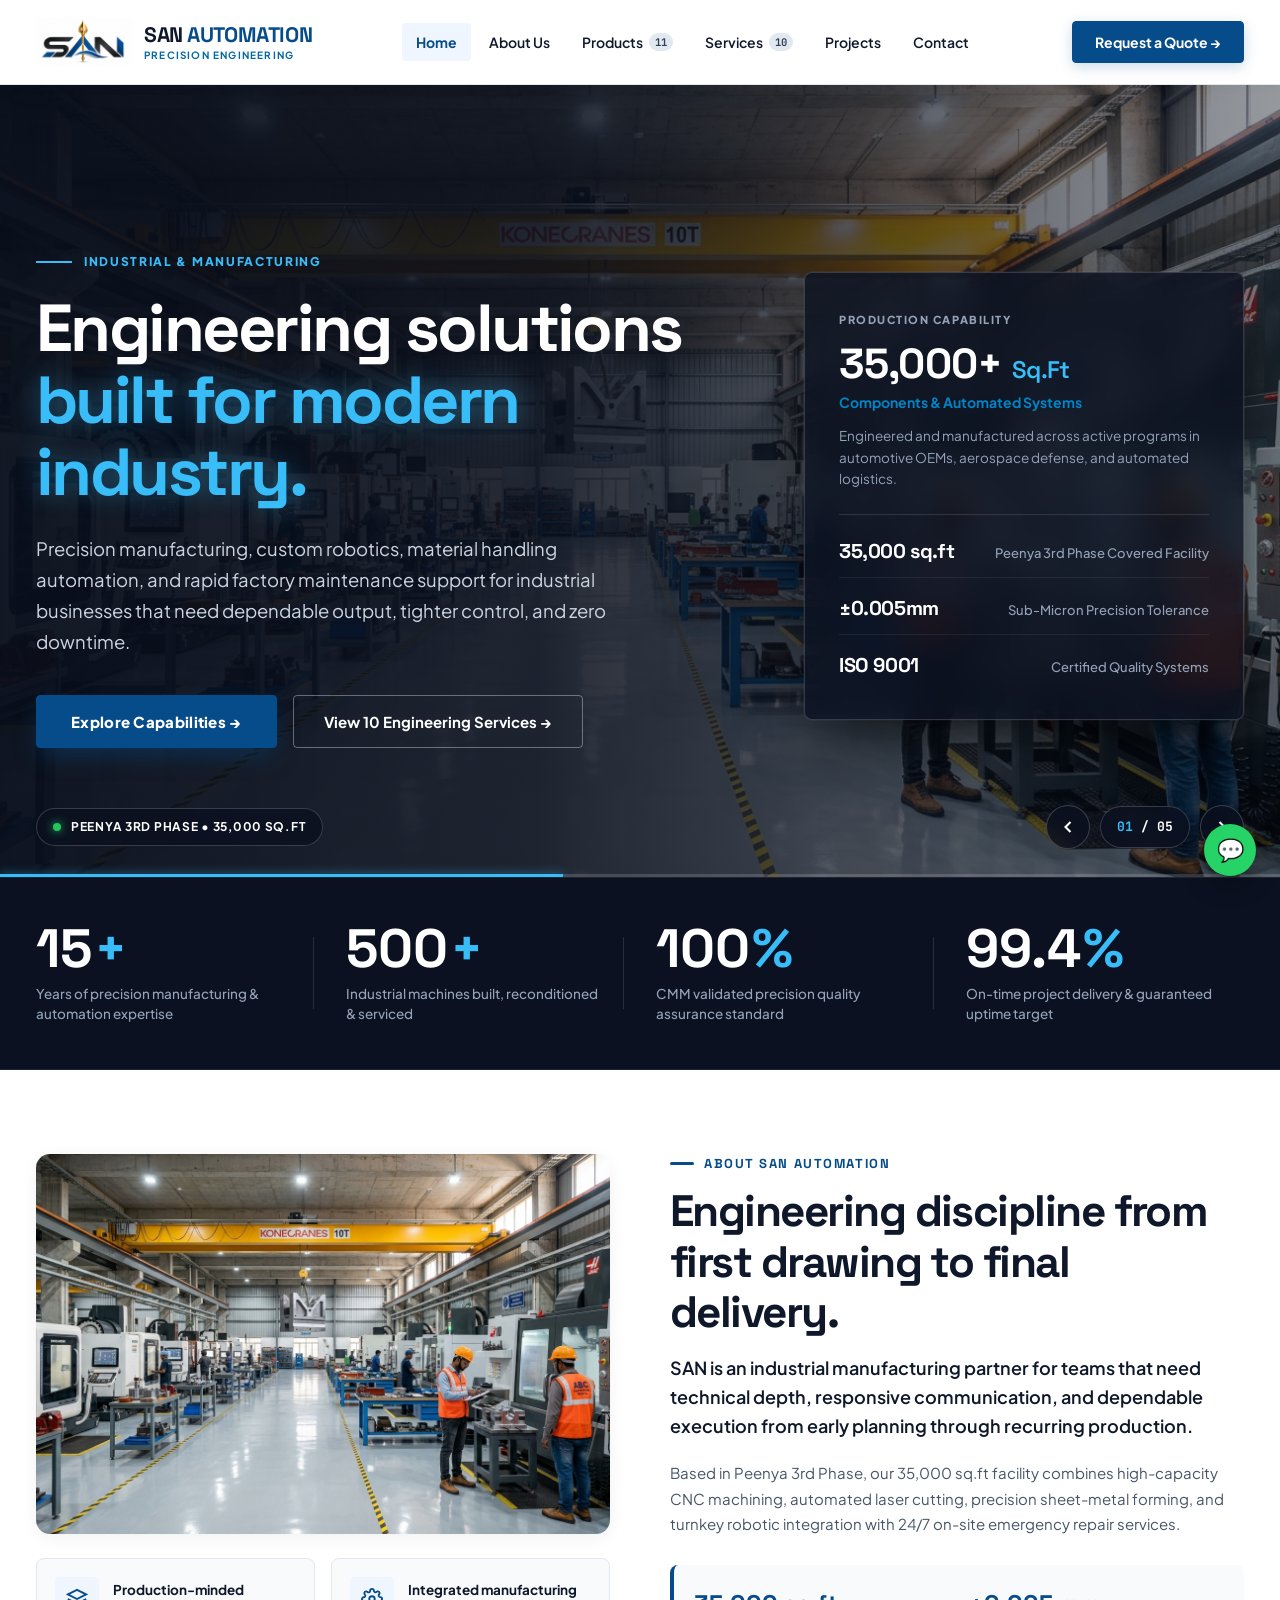
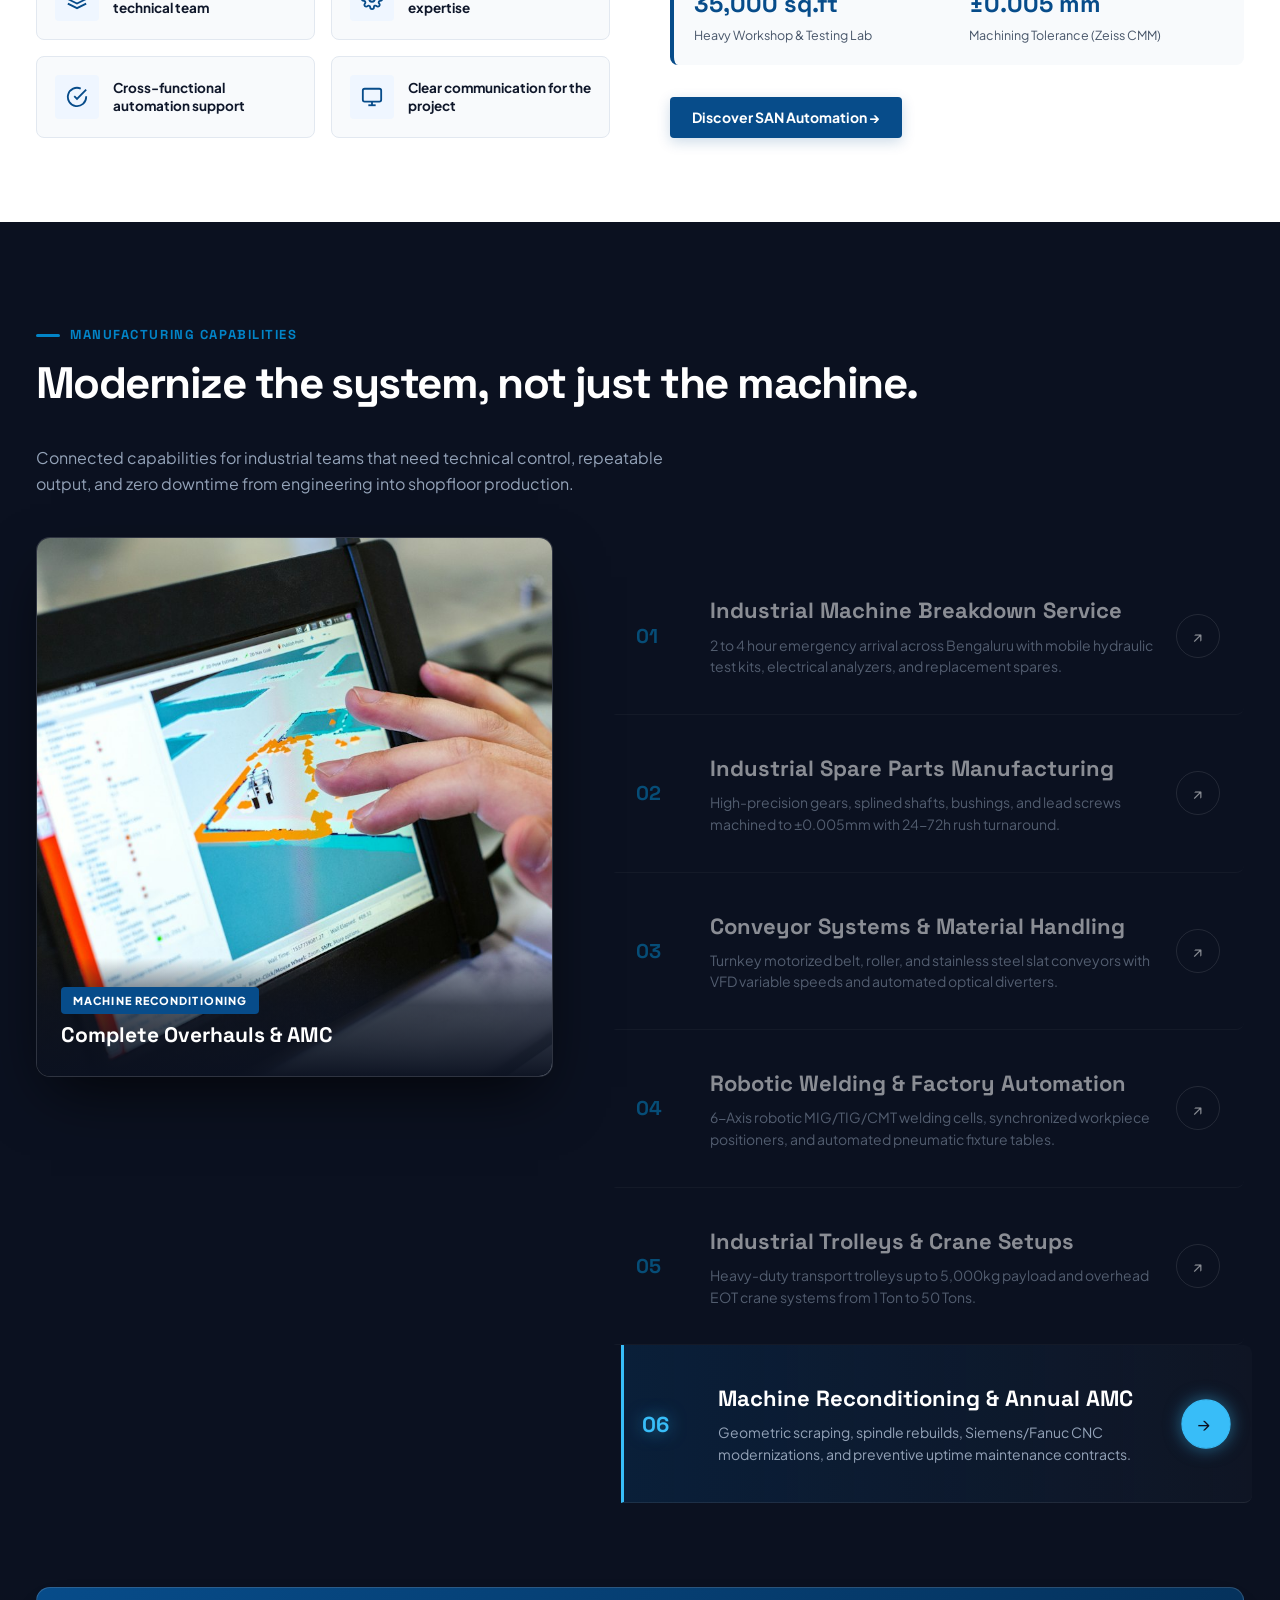
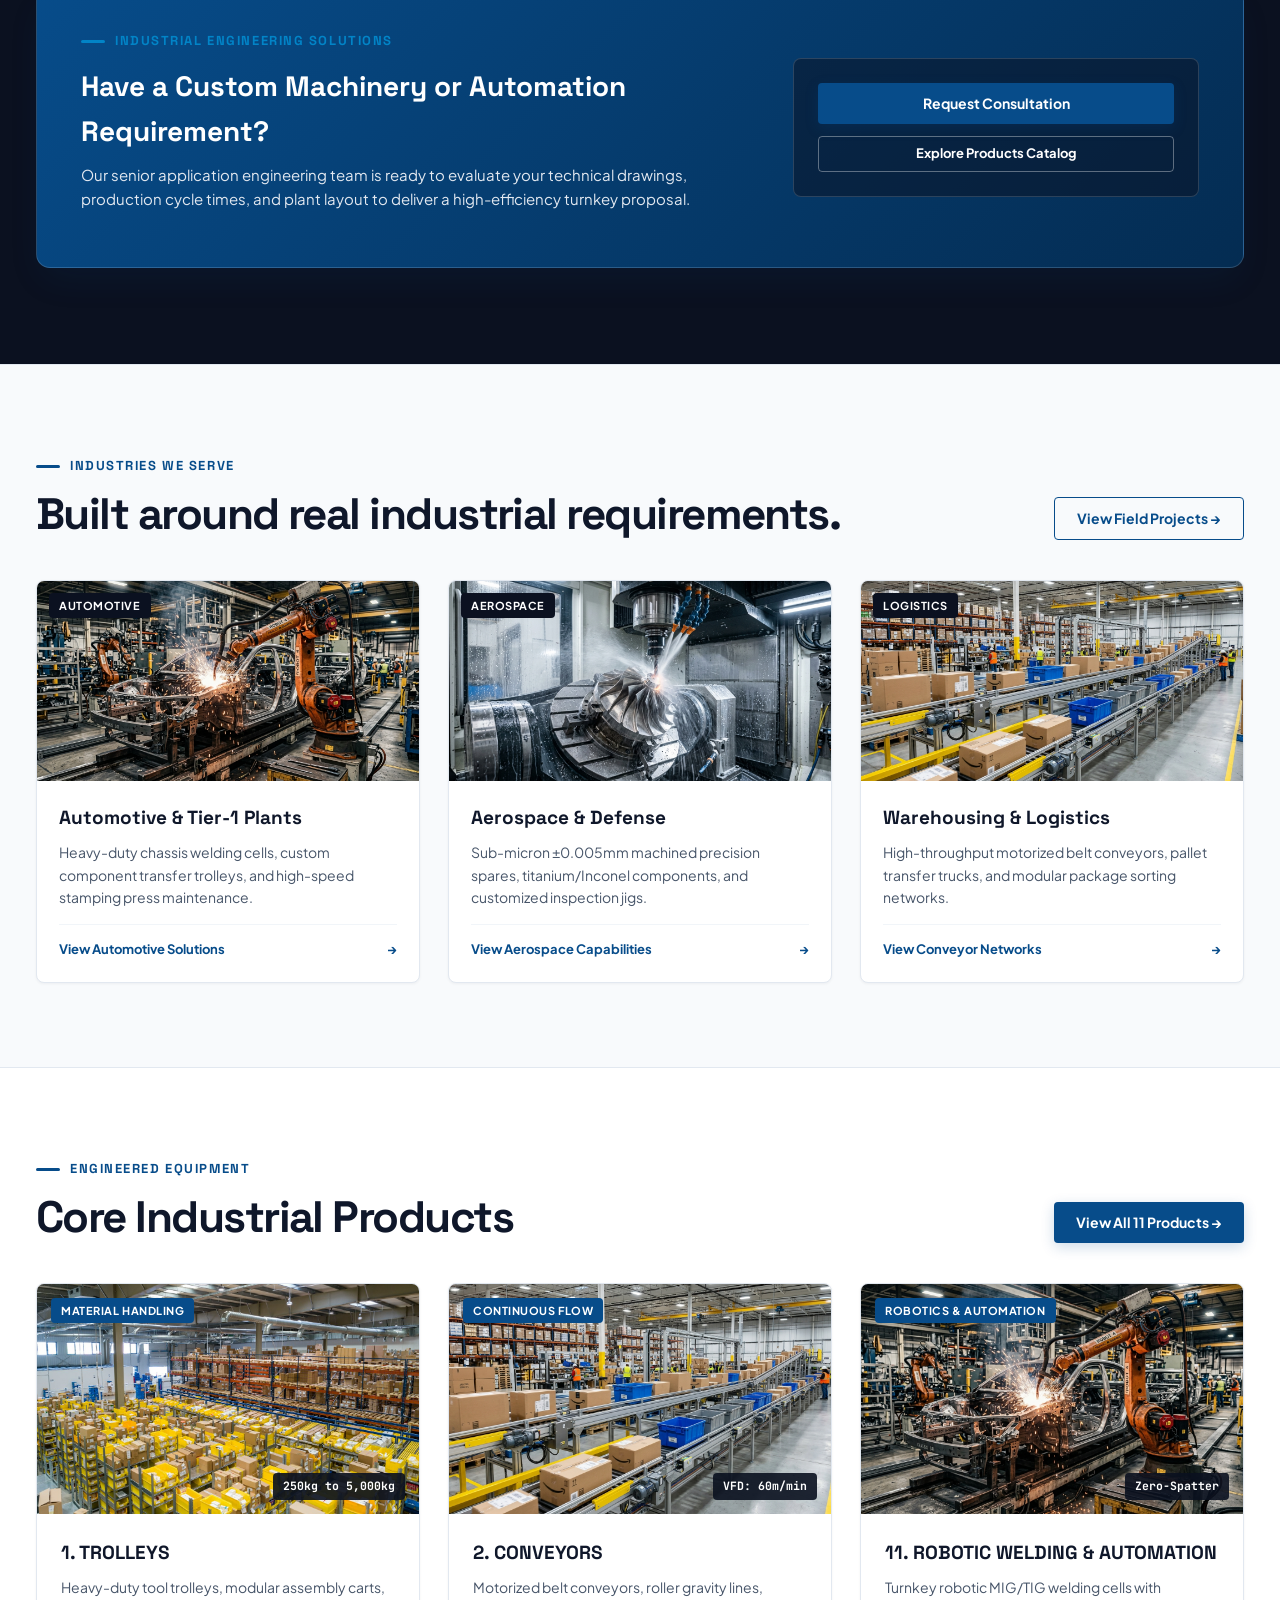
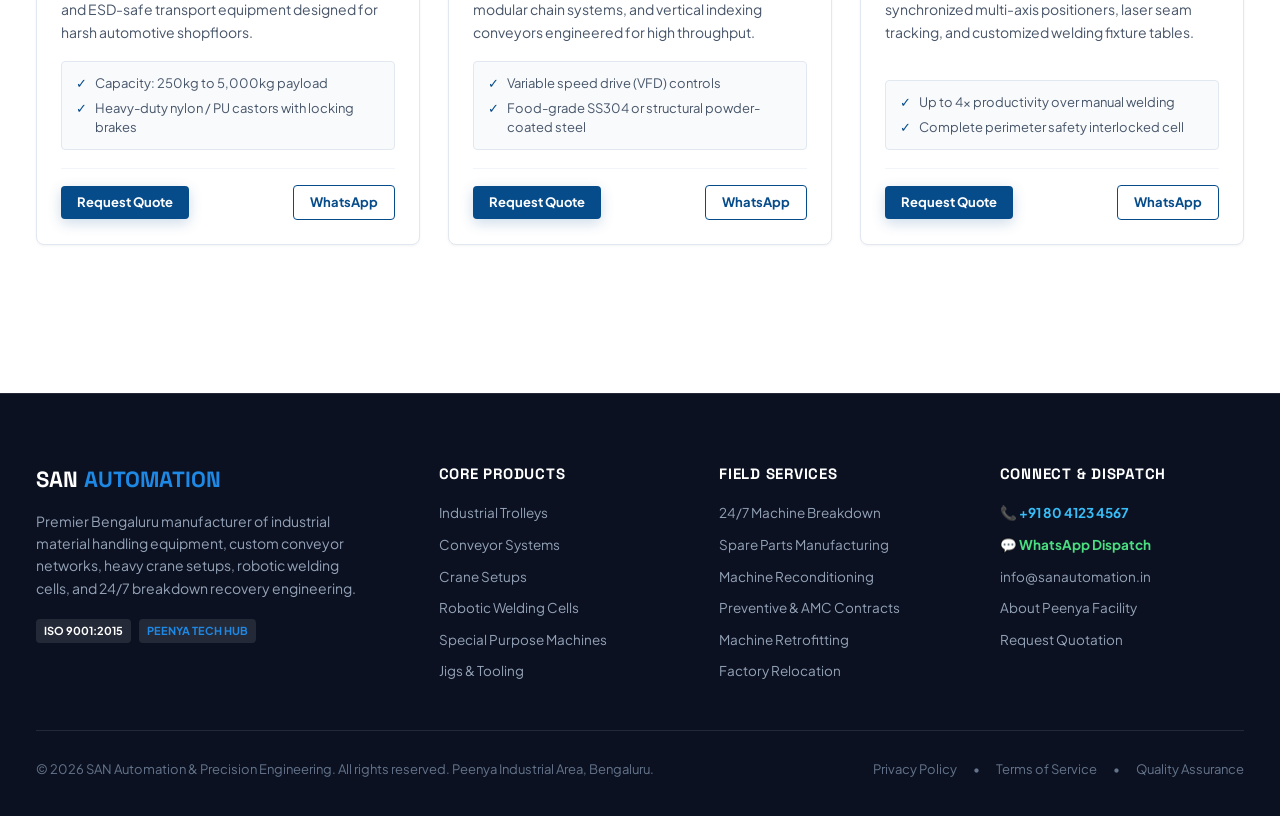
<file: manufacturing-company-demo.html>
<!DOCTYPE html>

<html lang="en">
<head>
<meta charset="utf-8"/>
<meta content="width=device-width, initial-scale=1, viewport-fit=cover" name="viewport"/>
<title>SAN Automation &amp; Precision Engineering | Industrial Products, Robotics &amp; Precision Engineering</title>
<meta content="SAN Automation &amp; Precision Engineering - Premier Bengaluru manufacturer of industrial trolleys, conveyors, crane setups, robotics automation, and 24/7 emergency machine breakdown, repair &amp; AMC services." name="description"/>
<meta content="#074C8A" name="theme-color"/>
<link href="assets/logo-transparent.png" rel="icon" type="image/png"/>
<link href="https://fonts.googleapis.com" rel="preconnect"/>
<link crossorigin="" href="https://fonts.gstatic.com" rel="preconnect"/>
<link href="https://images.unsplash.com" rel="preconnect"/>
<link href="https://fonts.googleapis.com/css2?family=JetBrains+Mono:wght@500;600;700&amp;family=Plus+Jakarta+Sans:wght@400;500;600;700;800&amp;family=Space+Grotesk:wght@500;600;700;800&amp;display=swap" rel="stylesheet"/>
<script type="application/ld+json">
{
  "@context": "https://schema.org",
  "@type": "Organization",
  "name": "SAN Automation & Precision Engineering",
  "logo": "assets/logo-transparent.png",
  "description": "Manufacturer of industrial machinery, conveyors, crane setups, robotic automation and provider of rapid machine breakdown services in Bengaluru.",
  "address": { "@type": "PostalAddress", "streetAddress": "Plot 42, 3rd Phase, Peenya Industrial Area", "addressLocality": "Bengaluru", "addressRegion": "Karnataka", "postalCode": "560058", "addressCountry": "IN" },
  "areaServed": "Worldwide",
  "knowsAbout": ["Trolleys", "Conveyors", "Fork Lifter", "Industrial Cranes", "Robotics Automation", "Machine Breakdown Service", "Industrial Spare Parts", "Machine Reconditioning", "AMC Maintenance"]
}
</script>
<style>
:root {
  /* Foundation & Contrast Backgrounds */
  --bg: #FFFFFF;
  --bg-subtle: #F8F9FA;
  --bg-dark: #0B1120;
  --bg-dark-card: #131C31;
  --bg-dark-border: rgba(255, 255, 255, 0.12);
  
  --surface: #FFFFFF;
  --surface-border: #E2E8F0;
  --surface-border-subtle: #EDF2F7;
  --surface-border-hover: #074C8A;

  /* Typography Colors */
  --ink: #0F172A;
  --ink-secondary: #475569;
  --ink-muted: #64748B;
  --ink-light: #F8FAFC;
  --ink-light-muted: #94A3B8;

  /* SAN Industrial Royal Blue Palette */
  --san-blue-deep: #042C52;
  --san-blue: #074C8A;
  --san-blue-light: #0A66B7;
  --san-blue-vibrant: #1E88E5;
  --san-blue-glow: rgba(7, 76, 138, 0.2);
  --san-blue-soft: #EFF6FF;
  --san-blue-border: #BFDBFE;

  /* High-Tech Precision Cyan & Blue Palette (Zero Yellow) */
  --san-gold-deep: #0369A1;
  --san-gold: #0284C7;
  --san-gold-light: #38BDF8;
  --san-gold-bright: #38BDF8;
  --san-gold-soft: #F0F9FF;
  --san-gold-border: #BAE6FD;

  /* Functional */
  --danger: #DC2626;
  --danger-soft: #FEF2F2;
  --danger-border: #FECACA;
  --success: #059669;

  /* Typography */
  --font-main: 'Plus Jakarta Sans', system-ui, -apple-system, sans-serif;
  --font-display: 'Space Grotesk', sans-serif;
  --font-mono: 'JetBrains Mono', monospace;

  /* Geometric & Engineered Radii */
  --r-xs: 4px;
  --r-sm: 8px;
  --r-md: 14px;
  --r-lg: 20px;
  --r-pill: 9999px;

  /* Shadows */
  --shadow-sm: 0 1px 3px rgba(15, 23, 42, 0.05);
  --shadow-md: 0 4px 18px -2px rgba(15, 23, 42, 0.07);
  --shadow-lg: 0 16px 36px -8px rgba(7, 76, 138, 0.12);
  --shadow-dark: 0 20px 40px rgba(0, 0, 0, 0.35);

  --wrap: 1320px;
}

*, *::before, *::after { box-sizing: border-box; }
html { scroll-behavior: smooth; -webkit-text-size-adjust: 100%; }

body {
  margin: 0;
  color: var(--ink);
  font-family: var(--font-main);
  font-size: 16px;
  line-height: 1.6;
  background-color: var(--bg);
  -webkit-font-smoothing: antialiased;
}

h1, h2, h3, h4, h5, p, ul, ol, dl, dd { margin: 0; }
ul, ol { padding: 0; list-style: none; }
a { color: inherit; text-decoration: none; }
img { display: block; max-width: 100%; height: auto; }
:focus-visible { outline: 2px solid var(--san-blue); outline-offset: 3px; }

.wrap {
  width: min(var(--wrap), 100% - 2 * clamp(16px, 4vw, 36px));
  margin-inline: auto;
}

/* Page routing system */
.page {
  display: none;
  opacity: 0;
  transform: translateY(6px);
  transition: opacity 0.28s cubic-bezier(0.16, 1, 0.3, 1), transform 0.28s cubic-bezier(0.16, 1, 0.3, 1);
}
.page.active {
  display: block;
  opacity: 1;
  transform: translateY(0);
}

/* Indux Signature Accent Pre-Title */
.indux-pretitle {
  display: inline-flex;
  align-items: center;
  gap: 10px;
  font-family: var(--font-display);
  font-size: 13px;
  font-weight: 700;
  text-transform: uppercase;
  letter-spacing: 0.12em;
  color: var(--san-blue);
  margin-bottom: 12px;
}
.indux-pretitle::before {
  content: '';
  display: inline-block;
  width: 24px;
  height: 3px;
  background-color: var(--san-blue);
  border-radius: 2px;
}
.indux-pretitle--gold {
  color: var(--san-gold);
}
.indux-pretitle--gold::before {
  background-color: var(--san-gold);
}

/* Section Header Structure */
.section-header {
  margin-bottom: 40px;
}
.section-header--split {
  display: flex;
  align-items: flex-end;
  justify-content: space-between;
  gap: 24px;
  flex-wrap: wrap;
}
.section-title {
  font-family: var(--font-display);
  font-size: clamp(30px, 4.2vw, 44px);
  font-weight: 800;
  letter-spacing: -0.035em;
  line-height: 1.15;
  color: var(--ink);
}
.section-title--dark {
  color: #FFFFFF;
}
.section-desc {
  font-size: 16px;
  color: var(--ink-secondary);
  line-height: 1.65;
  max-width: 640px;
  margin-top: 12px;
}
.section-desc--dark {
  color: var(--ink-light-muted);
}

/* Indux Buttons */
.btn {
  display: inline-flex;
  align-items: center;
  justify-content: center;
  gap: 8px;
  padding: 12px 22px;
  font-family: var(--font-main);
  font-size: 14px;
  font-weight: 700;
  border-radius: var(--r-xs);
  cursor: pointer;
  transition: all 0.22s cubic-bezier(0.16, 1, 0.3, 1);
  border: none;
  text-decoration: none;
  position: relative;
  overflow: hidden;
  white-space: nowrap;
  flex-shrink: 0;
  line-height: 1.2;
}
.btn-sm {
  padding: 9px 16px;
  font-size: 13px;
}
.btn-primary {
  background: var(--san-blue);
  color: #FFFFFF;
  box-shadow: 0 4px 14px var(--san-blue-glow);
}
.btn-primary:hover {
  background: var(--san-blue-deep);
  transform: translateY(-2px);
  box-shadow: 0 8px 20px var(--san-blue-glow);
}
.btn-gold {
  background: var(--san-blue);
  color: #FFFFFF;
}
.btn-gold:hover {
  background: var(--san-blue-deep);
  transform: translateY(-2px);
}
.btn-outline {
  background: transparent;
  color: var(--san-blue);
  border: 1.5px solid var(--san-blue);
}
.btn-outline:hover {
  background: var(--san-blue);
  color: #FFFFFF;
  transform: translateY(-2px);
}
.btn-outline-white {
  background: transparent;
  color: #FFFFFF;
  border: 1.5px solid rgba(255, 255, 255, 0.35);
}
.btn-outline-white:hover {
  background: #FFFFFF;
  color: var(--ink);
  border-color: #FFFFFF;
}
.btn-emergency {
  background: var(--danger);
  color: #FFFFFF;
  box-shadow: 0 4px 14px rgba(220, 38, 38, 0.25);
}
.btn-emergency:hover {
  background: #B91C1C;
  transform: translateY(-2px);
  box-shadow: 0 8px 20px rgba(220, 38, 38, 0.4);
}

/* ================================================= */
/* TOP UTILITY BAR                                   */
/* ================================================= */
.topbar {
  background: #0B1120;
  color: #94A3B8;
  font-size: 13px;
  padding: 10px 0;
  border-bottom: 1px solid rgba(255, 255, 255, 0.08);
}
.topbar-content {
  display: flex;
  align-items: center;
  justify-content: space-between;
  gap: 16px;
  flex-wrap: wrap;
}
.topbar-left, .topbar-right {
  display: flex;
  align-items: center;
  gap: 20px;
  flex-wrap: wrap;
}
.topbar-item {
  display: inline-flex;
  align-items: center;
  gap: 6px;
}
.topbar-phone {
  color: #FFFFFF;
  font-weight: 700;
}
.topbar-phone:hover { color: var(--san-gold-bright); }
.topbar-wa {
  color: #4ADE80;
  font-weight: 700;
}
.topbar-tag {
  background: rgba(255, 255, 255, 0.1);
  padding: 2px 8px;
  border-radius: var(--r-xs);
  color: #E2E8F0;
  font-size: 11px;
  font-weight: 700;
  letter-spacing: 0.04em;
}

/* ================================================= */
/* STICKY MAIN HEADER (INDUX STYLE)                  */
/* ================================================= */
.site-header {
  position: sticky;
  top: 0;
  z-index: 1000;
  background: #FFFFFF;
  border-bottom: 1px solid #E2E8F0;
  box-shadow: 0 2px 12px rgba(15, 23, 42, 0.04);
}
.header-row {
  height: 84px;
  display: flex;
  align-items: center;
  justify-content: space-between;
  gap: 24px;
}
.brand {
  display: flex;
  align-items: center;
  gap: 12px;
  cursor: pointer;
  flex-shrink: 0;
}
.brand-logo-img {
  height: 48px;
  width: auto;
  object-fit: contain;
}
.brand-meta {
  display: flex;
  flex-direction: column;
  justify-content: center;
}
.brand-title {
  font-family: var(--font-display);
  font-size: 21px;
  font-weight: 800;
  letter-spacing: -0.02em;
  color: var(--ink);
  line-height: 1.1;
  white-space: nowrap;
}
.brand-title span { color: var(--san-blue); }
.brand-subtitle {
  font-size: 10px;
  font-weight: 700;
  text-transform: uppercase;
  letter-spacing: 0.12em;
  color: var(--san-gold-deep);
  margin-top: 3px;
  line-height: 1.2;
  white-space: nowrap;
}

/* Nav Menu */
.site-nav {
  display: flex;
  align-items: center;
  gap: 4px;
}
.nav-link {
  font-family: var(--font-main);
  font-size: 14px;
  font-weight: 600;
  color: var(--ink);
  padding: 8px 14px;
  border-radius: var(--r-xs);
  transition: all 0.2s ease;
  cursor: pointer;
  display: inline-flex;
  align-items: center;
  gap: 6px;
  white-space: nowrap;
  flex-shrink: 0;
}
.nav-link:hover {
  color: var(--san-blue);
  background: var(--bg-subtle);
}
.nav-link.active {
  color: var(--san-blue);
  font-weight: 700;
  background: var(--san-blue-soft);
}
.nav-count {
  font-family: var(--font-mono);
  font-size: 10.5px;
  font-weight: 700;
  background: #E2E8F0;
  color: #334155;
  padding: 1px 6px;
  border-radius: 999px;
}

.header-actions {
  display: flex;
  align-items: center;
  gap: 10px;
  flex-shrink: 0;
}
.menu-btn {
  display: none;
  background: #F1F5F9;
  border: 1px solid #CBD5E1;
  color: var(--ink);
  padding: 8px 14px;
  border-radius: var(--r-xs);
  cursor: pointer;
  font-weight: 700;
}

/* ================================================= */
/* HERO SECTION: INDUX ASYMMETRIC INDUSTRIAL EDITORIAL */
/* ================================================= */
/* Old hero-section removed */
.hero-grid {
  display: grid;
  grid-template-columns: 1.15fr 0.85fr;
  gap: 48px;
  align-items: center;
}
.hero-title {
  font-family: var(--font-display);
  font-size: clamp(38px, 5.2vw, 62px);
  font-weight: 800;
  letter-spacing: -0.04em;
  line-height: 1.08;
  color: var(--ink);
  margin-bottom: 22px;
}
.hero-title span.accent {
  color: var(--san-blue);
}
.hero-subtitle {
  font-size: clamp(16px, 1.8vw, 18.5px);
  color: var(--ink-secondary);
  line-height: 1.65;
  margin-bottom: 34px;
  max-width: 600px;
}
.hero-actions {
  display: flex;
  align-items: center;
  gap: 14px;
  flex-wrap: wrap;
  margin-bottom: 36px;
}

/* Hero Media Block Right */
.hero-media-wrap {
  position: relative;
}
.hero-main-img {
  width: 100%;
  height: 480px;
  object-fit: cover;
  border-radius: var(--r-md);
  box-shadow: var(--shadow-lg);
}
.hero-floating-card {
  position: absolute;
  bottom: -24px;
  left: -24px;
  background: #0B1120;
  color: #FFFFFF;
  padding: 22px 26px;
  border-radius: var(--r-sm);
  border: 1px solid rgba(255, 255, 255, 0.15);
  box-shadow: var(--shadow-dark);
  max-width: 320px;
}
.floating-card-title {
  font-family: var(--font-display);
  font-size: 16px;
  font-weight: 700;
  color: var(--san-gold-bright);
  margin-bottom: 6px;
  display: flex;
  align-items: center;
  gap: 8px;
}
.floating-card-text {
  font-size: 13px;
  color: #CBD5E1;
  line-height: 1.5;
}

/* ================================================= */
/* INDUSTRIAL STATS BAND (INDUX DEEP DARK STRIP)     */
/* ================================================= */
.stats-band {
  background: #0B1120;
  color: #FFFFFF;
  border-top: 1px solid rgba(255, 255, 255, 0.08);
  border-bottom: 1px solid rgba(255, 255, 255, 0.08);
  padding: 44px 0;
}
.stats-grid {
  display: grid;
  grid-template-columns: repeat(4, 1fr);
  gap: 32px;
}
.stat-item {
  position: relative;
  padding-right: 20px;
}
.stat-item:not(:last-child)::after {
  content: '';
  position: absolute;
  top: 15%;
  bottom: 15%;
  right: 0;
  width: 1px;
  background: rgba(255, 255, 255, 0.12);
}
.stat-num {
  font-family: var(--font-display);
  font-size: clamp(38px, 4.5vw, 54px);
  font-weight: 800;
  color: #FFFFFF;
  line-height: 1;
  margin-bottom: 8px;
  display: flex;
  align-items: baseline;
  gap: 2px;
}
.stat-num span.accent {
  color: var(--san-gold-bright);
}
.stat-label {
  font-size: 13.5px;
  color: #94A3B8;
  line-height: 1.5;
  font-weight: 500;
}

/* ================================================= */
/* SECTION: ABOUT SAN (INDUX SPLIT WITH 4 ICONS)     */
/* ================================================= */
.about-section {
  padding: 84px 0;
  background: #FFFFFF;
}
.about-grid {
  display: grid;
  grid-template-columns: 1fr 1fr;
  gap: 60px;
  align-items: center;
}
.about-media-col {
  display: flex;
  flex-direction: column;
  gap: 24px;
}
.about-hero-img-wrap {
  position: relative;
  border-radius: var(--r-md);
  overflow: hidden;
  box-shadow: var(--shadow-md);
}
.about-hero-img {
  width: 100%;
  height: 380px;
  object-fit: cover;
}
.about-features-2x2 {
  display: grid;
  grid-template-columns: 1fr 1fr;
  gap: 16px;
}
.about-feature-box {
  background: #F8FAFC;
  border: 1px solid #E2E8F0;
  border-radius: var(--r-sm);
  padding: 18px;
  display: flex;
  align-items: center;
  gap: 14px;
}
.about-feature-icon {
  width: 44px;
  height: 44px;
  border-radius: var(--r-xs);
  background: var(--san-blue-soft);
  color: var(--san-blue);
  display: flex;
  align-items: center;
  justify-content: center;
  font-size: 20px;
  flex-shrink: 0;
}
.about-feature-title {
  font-size: 13.5px;
  font-weight: 700;
  color: var(--ink);
  line-height: 1.35;
}

.about-text-col {
  display: flex;
  flex-direction: column;
  align-items: flex-start;
}
.about-lead {
  font-size: 18px;
  color: var(--ink);
  line-height: 1.6;
  font-weight: 600;
  margin-bottom: 20px;
}
.about-p {
  font-size: 15px;
  color: var(--ink-secondary);
  line-height: 1.7;
  margin-bottom: 28px;
}
.about-stats-mini {
  display: grid;
  grid-template-columns: 1fr 1fr;
  gap: 20px;
  width: 100%;
  margin-bottom: 32px;
  padding: 20px;
  background: #F8FAFC;
  border-radius: var(--r-sm);
  border-left: 4px solid var(--san-blue);
}
.mini-stat-num {
  font-family: var(--font-display);
  font-size: 24px;
  font-weight: 800;
  color: var(--san-blue);
}
.mini-stat-text {
  font-size: 12.5px;
  color: var(--ink-secondary);
  margin-top: 2px;
}

/* ================================================= */
/* SECTION: NUMBERED MANUFACTURING CAPABILITIES (DARK)*/
/* ================================================= */
.capabilities-section {
  background: #0B1120;
  color: #FFFFFF;
  padding: 96px 0;
  position: relative;
}
.cap-grid {
  display: grid;
  grid-template-columns: 0.9fr 1.1fr;
  gap: 60px;
  align-items: flex-start;
}
.cap-sticky-visual {
  position: sticky;
  top: 120px;
  border-radius: var(--r-md);
  overflow: hidden;
  border: 1px solid rgba(255, 255, 255, 0.15);
  box-shadow: var(--shadow-dark);
}
.cap-visual-img {
  width: 100%;
  height: 520px;
  object-fit: cover;
  transition: opacity 0.3s ease;
}
.cap-visual-overlay {
  position: absolute;
  bottom: 0;
  left: 0;
  right: 0;
  padding: 24px;
  background: linear-gradient(180deg, transparent 0%, rgba(11, 17, 32, 0.95) 100%);
}
.cap-visual-badge {
  display: inline-block;
  background: var(--san-gold);
  color: #FFFFFF;
  font-size: 11px;
  font-weight: 700;
  letter-spacing: 0.08em;
  text-transform: uppercase;
  padding: 4px 10px;
  border-radius: var(--r-xs);
  margin-bottom: 8px;
}
.cap-visual-heading {
  font-family: var(--font-display);
  font-size: 20px;
  font-weight: 700;
  color: #FFFFFF;
}

/* Numbered Capability Rows (Indux Signature Style) */
.cap-rows {
  display: flex;
  flex-direction: column;
}
.cap-row {
  display: grid;
  grid-template-columns: 48px 1fr 48px;
  gap: 20px;
  align-items: center;
  padding: 28px 0;
  border-bottom: 1px solid rgba(255, 255, 255, 0.1);
  cursor: pointer;
  transition: all 0.25s ease;
}
.cap-row:hover {
  border-bottom-color: var(--san-gold);
  transform: translateX(6px);
}
.cap-num {
  font-family: var(--font-display);
  font-size: 20px;
  font-weight: 800;
  color: var(--san-gold);
}
.cap-body h3 {
  font-family: var(--font-display);
  font-size: 22px;
  font-weight: 700;
  color: #FFFFFF;
  margin-bottom: 6px;
  transition: color 0.2s;
}
.cap-row:hover .cap-body h3 {
  color: var(--san-gold-bright);
}
.cap-body p {
  font-size: 14px;
  color: #94A3B8;
  line-height: 1.55;
}
.cap-arrow {
  width: 44px;
  height: 44px;
  border-radius: 50%;
  border: 1px solid rgba(255, 255, 255, 0.2);
  display: flex;
  align-items: center;
  justify-content: center;
  color: #FFFFFF;
  font-size: 16px;
  transition: all 0.2s ease;
}
.cap-row:hover .cap-arrow {
  background: var(--san-gold);
  border-color: var(--san-gold);
  color: #0F172A;
  transform: scale(1.08) rotate(45deg);
}

/* ================================================= */
/* 24/7 EMERGENCY BREAKDOWN MISSION CONTROL          */
/* ================================================= */
.breakdown-banner-wrap {
  padding: 64px 0 0;
}
.breakdown-box {
  background: linear-gradient(135deg, #074C8A 0%, #042C52 100%);
  color: #FFFFFF;
  border-radius: var(--r-md);
  padding: 36px 44px;
  border: 1px solid rgba(255, 255, 255, 0.15);
  box-shadow: var(--shadow-lg);
  display: grid;
  grid-template-columns: 1.25fr 0.75fr;
  gap: 36px;
  align-items: center;
}
.breakdown-title {
  font-family: var(--font-display);
  font-size: 28px;
  font-weight: 800;
  color: #FFFFFF;
  margin-bottom: 10px;
}
.breakdown-desc {
  font-size: 15px;
  color: #E2E8F0;
  line-height: 1.6;
  margin-bottom: 20px;
}
.fault-chips-title {
  font-size: 12px;
  font-weight: 700;
  text-transform: uppercase;
  letter-spacing: 0.06em;
  color: #BFDBFE;
  margin-bottom: 10px;
}
.fault-chips {
  display: flex;
  flex-wrap: wrap;
  gap: 8px;
}
.fault-chip {
  background: rgba(255, 255, 255, 0.12);
  border: 1px solid rgba(255, 255, 255, 0.22);
  color: #FFFFFF;
  padding: 6px 14px;
  border-radius: var(--r-xs);
  font-size: 12.5px;
  font-weight: 600;
  cursor: pointer;
  transition: all 0.2s ease;
}
.fault-chip:hover {
  background: rgba(255, 255, 255, 0.25);
  transform: translateY(-1px);
}
.breakdown-cta-box {
  background: rgba(11, 17, 32, 0.5);
  border: 1px solid rgba(255, 255, 255, 0.15);
  border-radius: var(--r-sm);
  padding: 24px;
  text-align: center;
  display: flex;
  flex-direction: column;
  gap: 12px;
}
.dispatch-phone {
  font-family: var(--font-display);
  font-size: 26px;
  font-weight: 800;
  color: #FFFFFF;
}

/* ================================================= */
/* SECTION: INDUSTRIES WE SERVE                      */
/* ================================================= */
.industries-section {
  padding: 84px 0;
  background: #F8FAFC;
  border-top: 1px solid #E2E8F0;
  border-bottom: 1px solid #E2E8F0;
}
.industry-grid {
  display: grid;
  grid-template-columns: repeat(3, 1fr);
  gap: 28px;
}
.industry-card {
  background: #FFFFFF;
  border: 1px solid var(--surface-border);
  border-radius: var(--r-sm);
  overflow: hidden;
  box-shadow: var(--shadow-sm);
  transition: transform 0.25s, box-shadow 0.25s, border-color 0.25s;
  display: flex;
  flex-direction: column;
}
.industry-card:hover {
  transform: translateY(-4px);
  border-color: var(--san-blue);
  box-shadow: var(--shadow-md);
}
.industry-img-wrap {
  height: 200px;
  position: relative;
  overflow: hidden;
  background: #0B1120;
}
.industry-img {
  width: 100%;
  height: 100%;
  object-fit: cover;
  transition: transform 0.4s ease;
}
.industry-card:hover .industry-img {
  transform: scale(1.06);
}
.industry-badge {
  position: absolute;
  top: 12px;
  left: 12px;
  background: #0B1120;
  color: #FFFFFF;
  font-size: 11px;
  font-weight: 700;
  text-transform: uppercase;
  letter-spacing: 0.05em;
  padding: 4px 10px;
  border-radius: var(--r-xs);
}
.industry-body {
  padding: 22px;
  display: flex;
  flex-direction: column;
  flex-grow: 1;
}
.industry-title {
  font-family: var(--font-display);
  font-size: 19px;
  font-weight: 700;
  color: var(--ink);
  margin-bottom: 8px;
}
.industry-desc {
  font-size: 14px;
  color: var(--ink-secondary);
  line-height: 1.6;
  margin-bottom: 16px;
  flex-grow: 1;
}
.industry-footer {
  display: flex;
  align-items: center;
  justify-content: space-between;
  padding-top: 14px;
  border-top: 1px solid #F1F5F9;
  font-size: 13px;
  font-weight: 700;
  color: var(--san-blue);
}

/* ================================================= */
/* CATALOG GRID & CARDS (PRODUCTS & SERVICES)        */
/* ================================================= */
.filter-bar {
  display: flex;
  align-items: center;
  gap: 8px;
  padding: 8px 0 32px;
  overflow-x: auto;
  scrollbar-width: none;
}
.filter-bar::-webkit-scrollbar { display: none; }
.filter-btn {
  background: #FFFFFF;
  color: var(--ink-secondary);
  border: 1px solid var(--surface-border);
  padding: 9px 20px;
  border-radius: var(--r-xs);
  font-family: var(--font-main);
  font-size: 14px;
  font-weight: 700;
  cursor: pointer;
  white-space: nowrap;
  transition: all 0.2s ease;
}
.filter-btn:hover {
  color: var(--san-blue);
  border-color: var(--san-blue);
  background: var(--san-blue-soft);
}
.filter-btn.active {
  background: var(--san-blue);
  color: #FFFFFF;
  border-color: var(--san-blue);
  box-shadow: 0 4px 12px var(--san-blue-glow);
}

.catalog-grid {
  display: grid;
  grid-template-columns: repeat(auto-fill, minmax(360px, 1fr));
  gap: 28px;
  margin-bottom: 64px;
}

.catalog-card {
  background: #FFFFFF;
  border: 1px solid var(--surface-border);
  border-radius: var(--r-sm);
  overflow: hidden;
  box-shadow: var(--shadow-sm);
  transition: transform 0.26s, box-shadow 0.26s, border-color 0.26s;
  display: flex;
  flex-direction: column;
  height: 100%;
}
.catalog-card:hover {
  transform: translateY(-4px);
  border-color: var(--san-blue);
  box-shadow: var(--shadow-md);
}
.catalog-img-wrap {
  position: relative;
  height: 230px;
  overflow: hidden;
  background: #0B1120;
}
.catalog-img {
  width: 100%;
  height: 100%;
  object-fit: cover;
  transition: transform 0.4s ease;
}
.catalog-card:hover .catalog-img {
  transform: scale(1.06);
}
.catalog-img-badge {
  position: absolute;
  top: 14px;
  left: 14px;
  background: var(--san-blue);
  color: #FFFFFF;
  font-size: 11px;
  font-weight: 700;
  text-transform: uppercase;
  letter-spacing: 0.05em;
  padding: 4px 10px;
  border-radius: var(--r-xs);
}
.catalog-img-sla {
  position: absolute;
  bottom: 14px;
  right: 14px;
  background: rgba(11, 17, 32, 0.9);
  color: #FFFFFF;
  font-family: var(--font-mono);
  font-size: 11.5px;
  font-weight: 700;
  padding: 4px 10px;
  border-radius: var(--r-xs);
}

.catalog-body {
  padding: 24px;
  display: flex;
  flex-direction: column;
  flex-grow: 1;
}
.catalog-title {
  font-family: var(--font-display);
  font-size: 19px;
  font-weight: 700;
  color: var(--ink);
  margin-bottom: 8px;
}
.catalog-desc {
  font-size: 14px;
  color: var(--ink-secondary);
  line-height: 1.6;
  margin-bottom: 18px;
  flex-grow: 1;
}
.catalog-specs {
  background: #F8FAFC;
  border: 1px solid #E2E8F0;
  border-radius: var(--r-xs);
  padding: 12px 14px;
  margin-bottom: 18px;
}
.specs-list {
  font-size: 13px;
  color: var(--ink-secondary);
  display: flex;
  flex-direction: column;
  gap: 6px;
}
.specs-item {
  display: flex;
  align-items: flex-start;
  gap: 8px;
  line-height: 1.45;
}
.specs-bullet {
  color: var(--san-blue);
  font-weight: 800;
}
.catalog-footer {
  display: flex;
  align-items: center;
  justify-content: space-between;
  gap: 10px;
  padding-top: 16px;
  border-top: 1px solid #F1F5F9;
}

/* ================================================= */
/* INNER HERO (INDUX BREADCRUMBS & HEADING)          */
/* ================================================= */
.inner-hero {
  padding: 56px 0 42px;
  background: #0B1120;
  color: #FFFFFF;
  position: relative;
  border-bottom: 1px solid rgba(255, 255, 255, 0.1);
}
.breadcrumbs {
  display: flex;
  align-items: center;
  gap: 8px;
  font-size: 13px;
  color: #94A3B8;
  margin-bottom: 12px;
}
.breadcrumbs a {
  color: var(--san-gold);
  cursor: pointer;
}
.breadcrumbs a:hover { text-decoration: underline; }
.inner-title {
  font-family: var(--font-display);
  font-size: clamp(30px, 4.2vw, 46px);
  font-weight: 800;
  letter-spacing: -0.035em;
  margin-bottom: 10px;
}
.inner-subtitle {
  font-size: 16.5px;
  color: #CBD5E1;
  max-width: 760px;
  line-height: 1.6;
}

/* ================================================= */
/* CONTACT US / RFQ FORM & SIDEBAR                   */
/* ================================================= */
.contact-grid {
  display: grid;
  grid-template-columns: 1.25fr 0.75fr;
  gap: 40px;
  padding: 54px 0 72px;
}
.form-card {
  background: #FFFFFF;
  border: 1px solid var(--surface-border);
  border-radius: var(--r-sm);
  padding: 36px;
  box-shadow: var(--shadow-sm);
}
.form-title {
  font-family: var(--font-display);
  font-size: 26px;
  font-weight: 800;
  color: var(--ink);
  margin-bottom: 8px;
}
.form-subtitle {
  font-size: 14.5px;
  color: var(--ink-secondary);
  margin-bottom: 28px;
}
.form-row {
  display: grid;
  grid-template-columns: 1fr 1fr;
  gap: 20px;
  margin-bottom: 20px;
}
.form-group {
  display: flex;
  flex-direction: column;
  gap: 6px;
  margin-bottom: 20px;
}
.form-label {
  font-size: 13px;
  font-weight: 700;
  color: var(--ink);
}
.form-control {
  padding: 12px 16px;
  font-family: var(--font-main);
  font-size: 14.5px;
  border-radius: var(--r-xs);
  border: 1px solid var(--surface-border);
  background: #F8FAFC;
  color: var(--ink);
  transition: all 0.2s ease;
  width: 100%;
}
.form-control:focus {
  background: #FFFFFF;
  border-color: var(--san-blue);
  box-shadow: 0 0 0 3px var(--san-blue-glow);
  outline: none;
}
textarea.form-control { resize: vertical; min-height: 110px; }

/* Contact Sidebar */
.contact-sidebar {
  display: flex;
  flex-direction: column;
  gap: 24px;
}
.info-card {
  background: #FFFFFF;
  border: 1px solid var(--surface-border);
  border-radius: var(--r-sm);
  padding: 28px;
  box-shadow: var(--shadow-sm);
}
.info-title {
  font-family: var(--font-display);
  font-size: 18px;
  font-weight: 800;
  color: var(--ink);
  margin-bottom: 16px;
  display: flex;
  align-items: center;
  gap: 8px;
}
.info-list {
  display: flex;
  flex-direction: column;
  gap: 14px;
  font-size: 14px;
  color: var(--ink-secondary);
}
.info-item {
  display: flex;
  align-items: flex-start;
  gap: 12px;
}
.info-icon {
  color: var(--san-blue);
  font-size: 18px;
  flex-shrink: 0;
  margin-top: 1px;
}

/* ================================================= */
/* FOOTER (INDUX STYLE DEEP CHARCOAL)                */
/* ================================================= */
.site-footer {
  background: #0B1120;
  color: #F8FAFC;
  padding: 68px 0 36px;
  border-top: 1px solid rgba(255, 255, 255, 0.1);
}
.footer-grid {
  display: grid;
  grid-template-columns: 1.5fr 1fr 1fr 1fr;
  gap: 36px;
  margin-bottom: 48px;
}
.footer-brand-title {
  font-family: var(--font-display);
  font-size: 22px;
  font-weight: 800;
  color: #FFFFFF;
  margin-bottom: 12px;
}
.footer-brand-title span { color: var(--san-blue-vibrant); }
.footer-desc {
  font-size: 14px;
  color: #94A3B8;
  line-height: 1.6;
  margin-bottom: 20px;
  max-width: 320px;
}
.footer-col-title {
  font-family: var(--font-display);
  font-size: 15px;
  font-weight: 700;
  color: #FFFFFF;
  text-transform: uppercase;
  letter-spacing: 0.05em;
  margin-bottom: 16px;
}
.footer-links {
  display: flex;
  flex-direction: column;
  gap: 10px;
}
.footer-links a {
  font-size: 13.5px;
  color: #94A3B8;
  transition: color 0.2s;
  cursor: pointer;
}
.footer-links a:hover { color: #FFFFFF; }
.footer-bottom {
  padding-top: 28px;
  border-top: 1px solid rgba(255, 255, 255, 0.1);
  display: flex;
  align-items: center;
  justify-content: space-between;
  font-size: 13px;
  color: #64748B;
  flex-wrap: wrap;
  gap: 16px;
}

/* Floating Emergency Hotline Widget */
.floating-dial {
  position: fixed;
  bottom: 24px;
  right: 24px;
  z-index: 999;
  display: flex;
  flex-direction: column;
  gap: 10px;
}
.floating-btn {
  width: 52px;
  height: 52px;
  border-radius: 50%;
  display: flex;
  align-items: center;
  justify-content: center;
  color: #FFFFFF;
  font-size: 22px;
  box-shadow: 0 10px 25px rgba(0, 0, 0, 0.25);
  cursor: pointer;
  transition: all 0.25s cubic-bezier(0.16, 1, 0.3, 1);
  border: none;
}
.floating-btn:hover {
  transform: scale(1.1) translateY(-2px);
}
.floating-btn--emergency {
  background: var(--danger);
}
.floating-btn--wa {
  background: #25D366;
}

/* Toast */
.toast {
  position: fixed;
  bottom: 24px;
  left: 24px;
  background: #0B1120;
  border: 1px solid var(--san-blue-vibrant);
  color: #FFFFFF;
  padding: 14px 22px;
  border-radius: var(--r-xs);
  box-shadow: 0 16px 36px rgba(0, 0, 0, 0.3);
  font-size: 14px;
  font-weight: 700;
  z-index: 9999;
  transform: translateY(100px);
  opacity: 0;
  transition: all 0.3s cubic-bezier(0.16, 1, 0.3, 1);
  pointer-events: none;
}
.toast.show {
  transform: translateY(0);
  opacity: 1;
}

/* Responsive */
@media (max-width: 1024px) {
  .hero-grid { grid-template-columns: 1fr; }
  .about-grid { grid-template-columns: 1fr; }
  .cap-grid { grid-template-columns: 1fr; }
  .cap-sticky-visual { display: none; }
  .stats-grid { grid-template-columns: repeat(2, 1fr); }
  .industry-grid { grid-template-columns: repeat(2, 1fr); }
  .footer-grid { grid-template-columns: repeat(2, 1fr); }
  .contact-grid { grid-template-columns: 1fr; }
  .breakdown-box { grid-template-columns: 1fr; }
}

/* Desktop nav visible; mobile overlay nav hidden by default */
#site-nav { display: none !important; }
#site-nav-desktop { display: flex; }

@media (max-width: 768px) {
  /* On mobile: hide desktop nav, show hamburger, hide mobile nav by default (JS controls .open) */
  #site-nav-desktop { display: none !important; }
  #site-nav { display: none; } /* JS will toggle display via .open class */
  .menu-btn { display: block; }
  .stats-grid { grid-template-columns: 1fr; }
  .industry-grid { grid-template-columns: 1fr; }
  .catalog-grid { grid-template-columns: 1fr; }
  .form-row { grid-template-columns: 1fr; }
  .about-features-2x2 { grid-template-columns: 1fr; }
  .topbar-content { flex-direction: column; align-items: flex-start; }
}

/* ================================================= */
/* IMAGE PREVIEW LIGHTBOX & CARD PREVIEW BUTTONS     */
/* ================================================= */
.catalog-img-wrap,
.industry-img-wrap {
  cursor: pointer;
  position: relative;
}

.card-preview-btn {
  position: absolute;
  bottom: 12px;
  right: 12px;
  background: rgba(11, 17, 32, 0.82);
  backdrop-filter: blur(8px);
  -webkit-backdrop-filter: blur(8px);
  border: 1px solid rgba(255, 255, 255, 0.22);
  color: #FFFFFF;
  font-family: var(--font-body);
  font-size: 11px;
  font-weight: 700;
  letter-spacing: 0.05em;
  text-transform: uppercase;
  padding: 6px 12px;
  border-radius: 999px;
  display: inline-flex;
  align-items: center;
  gap: 6px;
  cursor: pointer;
  opacity: 0;
  transform: translateY(6px);
  transition: all 0.24s cubic-bezier(0.16, 1, 0.3, 1);
  z-index: 4;
}

.card-preview-btn svg {
  color: var(--san-gold);
}

.catalog-card:hover .card-preview-btn,
.industry-card:hover .card-preview-btn,
.catalog-img-wrap:hover .card-preview-btn,
.industry-img-wrap:hover .card-preview-btn {
  opacity: 1;
  transform: translateY(0);
}

.card-preview-btn:hover {
  background: var(--san-gold);
  color: #0B1120;
  border-color: var(--san-gold);
}

.card-preview-btn:hover svg {
  color: #0B1120;
}

/* Lightbox Modal */
.image-modal {
  position: fixed;
  inset: 0;
  z-index: 99999;
  display: flex;
  align-items: center;
  justify-content: center;
  padding: 24px;
  opacity: 0;
  visibility: hidden;
  pointer-events: none;
  transition: opacity 0.25s ease, visibility 0.25s ease;
}

.image-modal.open {
  opacity: 1;
  visibility: visible;
  pointer-events: auto;
}

.image-modal-backdrop {
  position: absolute;
  inset: 0;
  background: rgba(7, 14, 28, 0.88);
  backdrop-filter: blur(14px);
  -webkit-backdrop-filter: blur(14px);
}

.image-modal-dialog {
  position: relative;
  z-index: 2;
  width: 100%;
  max-width: 940px;
  max-height: 90vh;
  background: #FFFFFF;
  border-radius: var(--r-md);
  border: 1px solid rgba(255, 255, 255, 0.15);
  box-shadow: 0 30px 60px -12px rgba(0, 0, 0, 0.55), 0 0 0 1px rgba(0, 0, 0, 0.08);
  display: flex;
  flex-direction: column;
  overflow: hidden;
  transform: scale(0.96);
  transition: transform 0.28s cubic-bezier(0.16, 1, 0.3, 1);
}

.image-modal.open .image-modal-dialog {
  transform: scale(1);
}

.image-modal-close {
  position: absolute;
  top: 16px;
  right: 16px;
  width: 40px;
  height: 40px;
  border-radius: 50%;
  background: rgba(11, 17, 32, 0.7);
  backdrop-filter: blur(6px);
  color: #FFFFFF;
  border: 1px solid rgba(255, 255, 255, 0.2);
  display: flex;
  align-items: center;
  justify-content: center;
  font-size: 24px;
  line-height: 1;
  cursor: pointer;
  z-index: 10;
  transition: background 0.2s, transform 0.2s;
}

.image-modal-close:hover {
  background: var(--san-gold);
  color: #0B1120;
  transform: rotate(90deg);
}

.image-modal-media {
  position: relative;
  background: #0B1120;
  height: 440px;
  overflow: hidden;
  display: flex;
  align-items: center;
  justify-content: center;
}

.image-modal-media img {
  width: 100%;
  height: 100%;
  object-fit: cover;
  transition: transform 0.3s ease;
}

.image-modal-info {
  padding: 28px 32px;
  background: #FFFFFF;
  border-top: 1px solid #E2E8F0;
  display: flex;
  flex-direction: column;
  gap: 12px;
}

.image-modal-meta {
  display: flex;
  align-items: center;
  justify-content: space-between;
  gap: 12px;
  flex-wrap: wrap;
}

.image-modal-badge {
  font-size: 11px;
  font-weight: 800;
  letter-spacing: 0.08em;
  text-transform: uppercase;
  color: var(--san-blue);
  background: #EBF3FA;
  padding: 4px 12px;
  border-radius: 4px;
}

.image-modal-title {
  font-family: var(--font-display);
  font-size: 22px;
  font-weight: 800;
  color: var(--ink);
  margin: 0;
}

.image-modal-desc {
  font-size: 14px;
  color: var(--ink-secondary);
  line-height: 1.6;
  margin: 0;
}

.image-modal-actions {
  display: flex;
  align-items: center;
  gap: 14px;
  margin-top: 8px;
  flex-wrap: wrap;
}

@media (max-width: 768px) {
  .image-modal-media {
    height: 260px;
  }
  .image-modal-info {
    padding: 20px;
  }
}


/* ================================================= */
/* HERO SLIDESHOW COMPONENT                          */
/* ================================================= */
.hero-media-wrap {
  position: relative;
  width: 100%;
}

.hero-slides-viewport {
  position: relative;
  width: 100%;
  height: 500px;
  border-radius: var(--r-md);
  overflow: hidden;
  box-shadow: var(--shadow-lg), 0 20px 40px -15px rgba(7, 76, 138, 0.25);
  background: #0B1120;
  border: 1px solid rgba(255, 255, 255, 0.15);
}

.hero-slide {
  position: absolute;
  inset: 0;
  opacity: 0;
  visibility: hidden;
  transition: opacity 0.8s cubic-bezier(0.4, 0, 0.2, 1), visibility 0.8s;
  overflow: hidden;
}

.hero-slide.active {
  opacity: 1;
  visibility: visible;
  z-index: 1;
}

.hero-slide-img {
  width: 100%;
  height: 100%;
  object-fit: cover;
  transform: scale(1.0);
  transition: transform 6.5s cubic-bezier(0.25, 1, 0.5, 1);
}

.hero-slide.active .hero-slide-img {
  transform: scale(1.06);
}

.hero-slide-overlay {
  position: absolute;
  inset: 0;
  background: linear-gradient(180deg, rgba(11, 17, 32, 0.4) 0%, rgba(11, 17, 32, 0.05) 45%, rgba(11, 17, 32, 0.7) 100%);
  pointer-events: none;
}

/* Header overlay (Badge + Counter) */
.hero-slider-header {
  position: absolute;
  top: 18px;
  left: 18px;
  right: 18px;
  display: flex;
  align-items: center;
  justify-content: space-between;
  z-index: 3;
  pointer-events: none;
}

.slider-badge-pill {
  display: inline-flex;
  align-items: center;
  gap: 8px;
  background: rgba(11, 17, 32, 0.8);
  backdrop-filter: blur(10px);
  -webkit-backdrop-filter: blur(10px);
  padding: 6px 14px;
  border-radius: 999px;
  border: 1px solid rgba(255, 255, 255, 0.18);
  box-shadow: 0 4px 12px rgba(0, 0, 0, 0.25);
}

.slider-pulse-dot {
  width: 8px;
  height: 8px;
  border-radius: 50%;
  background: #22C55E;
  box-shadow: 0 0 10px #22C55E;
  animation: pulseDot 2s infinite ease-in-out;
}

@keyframes pulseDot {
  0%, 100% { opacity: 1; transform: scale(1); }
  50% { opacity: 0.4; transform: scale(0.85); }
}

#slider-tag-text {
  font-family: var(--font-body);
  font-size: 11px;
  font-weight: 700;
  letter-spacing: 0.08em;
  text-transform: uppercase;
  color: #FFFFFF;
}

.slider-counter {
  font-family: var(--font-mono);
  font-size: 12.5px;
  font-weight: 700;
  color: #FFFFFF;
  background: rgba(11, 17, 32, 0.8);
  backdrop-filter: blur(10px);
  -webkit-backdrop-filter: blur(10px);
  padding: 6px 14px;
  border-radius: 999px;
  border: 1px solid rgba(255, 255, 255, 0.18);
  letter-spacing: 0.05em;
}

.slider-counter span:first-child {
  color: var(--san-gold);
}

/* Slider Controls (Nav arrows) */
.hero-slider-controls {
  position: absolute;
  top: 50%;
  left: 0;
  right: 0;
  transform: translateY(-50%);
  display: flex;
  justify-content: space-between;
  padding: 0 16px;
  z-index: 3;
  pointer-events: none;
}

.slider-nav-btn {
  pointer-events: auto;
  width: 40px;
  height: 40px;
  border-radius: 50%;
  background: rgba(11, 17, 32, 0.72);
  backdrop-filter: blur(8px);
  -webkit-backdrop-filter: blur(8px);
  color: #FFFFFF;
  border: 1px solid rgba(255, 255, 255, 0.22);
  display: flex;
  align-items: center;
  justify-content: center;
  cursor: pointer;
  transition: all 0.22s cubic-bezier(0.16, 1, 0.3, 1);
  box-shadow: 0 4px 12px rgba(0, 0, 0, 0.25);
  opacity: 0.85;
}

.slider-nav-btn:hover {
  background: var(--san-gold);
  color: #0B1120;
  border-color: var(--san-gold);
  transform: scale(1.1);
  opacity: 1;
}

/* Slider Footer (Dots & Progress) */
.hero-slider-footer {
  position: absolute;
  bottom: 16px;
  right: 18px;
  z-index: 3;
  display: flex;
  align-items: center;
  gap: 12px;
}

.hero-slider-dots {
  display: flex;
  align-items: center;
  gap: 6px;
  background: rgba(11, 17, 32, 0.72);
  backdrop-filter: blur(8px);
  padding: 6px 10px;
  border-radius: 999px;
  border: 1px solid rgba(255, 255, 255, 0.18);
}

.slider-dot {
  width: 8px;
  height: 8px;
  border-radius: 999px;
  background: rgba(255, 255, 255, 0.4);
  border: none;
  cursor: pointer;
  transition: all 0.3s cubic-bezier(0.16, 1, 0.3, 1);
  padding: 0;
}

.slider-dot:hover {
  background: rgba(255, 255, 255, 0.8);
}

.slider-dot.active {
  width: 24px;
  background: var(--san-gold);
}

.slider-progress-track {
  position: absolute;
  bottom: 0;
  left: 0;
  width: 100%;
  height: 3px;
  background: rgba(255, 255, 255, 0.15);
  z-index: 4;
}

.slider-progress-bar {
  height: 100%;
  width: 0%;
  background: var(--san-gold);
  transition: width 0.1s linear;
}

/* Floating Card Over Slider */
.hero-floating-card {
  position: absolute;
  bottom: -24px;
  left: -24px;
  background: #0B1120;
  color: #FFFFFF;
  padding: 20px 24px;
  border-radius: var(--r-sm);
  border: 1px solid rgba(255, 255, 255, 0.15);
  box-shadow: var(--shadow-dark), 0 16px 32px rgba(0, 0, 0, 0.4);
  max-width: 330px;
  z-index: 4;
  cursor: pointer;
  transition: transform 0.25s, box-shadow 0.25s, border-color 0.25s;
}

.hero-floating-card:hover {
  transform: translateY(-4px);
  border-color: var(--san-gold);
  box-shadow: 0 20px 40px rgba(0, 0, 0, 0.5), 0 0 20px rgba(193, 135, 47, 0.25);
}

.floating-card-title {
  font-family: var(--font-display);
  font-size: 15px;
  font-weight: 700;
  color: var(--san-gold-bright);
  margin-bottom: 6px;
  display: flex;
  align-items: center;
  gap: 8px;
  transition: opacity 0.25s;
}

.floating-card-icon {
  flex-shrink: 0;
  color: var(--san-gold);
}

.floating-card-text {
  font-size: 13px;
  color: #CBD5E1;
  line-height: 1.5;
  margin: 0;
  transition: opacity 0.25s;
}

.floating-card-title.fade,
.floating-card-text.fade {
  opacity: 0.2;
}

@media (max-width: 900px) {
  .hero-slides-viewport {
    height: 380px;
  }
  .hero-floating-card {
    position: relative;
    bottom: 0;
    left: 0;
    margin-top: 16px;
    max-width: 100%;
  }
}


/* ================================================= */
/* INDUX FULL-BLEED HERO BACKGROUND SLIDESHOW        */
/* ================================================= */
.hero-section {
  position: relative;
  min-height: 88vh;
  padding: 130px 0 100px;
  display: flex;
  align-items: center;
  overflow: hidden;
  background: #080E1B;
}

/* Background Slideshow (Full Width & Height) */
.hero-bg-slides {
  position: absolute;
  inset: 0;
  z-index: 1;
  overflow: hidden;
}

.hero-bg-slide {
  position: absolute;
  inset: 0;
  opacity: 0;
  visibility: hidden;
  transition: opacity 1.2s cubic-bezier(0.4, 0, 0.2, 1), visibility 1.2s;
  overflow: hidden;
}

.hero-bg-slide.active {
  opacity: 1;
  visibility: visible;
  z-index: 1;
}

.hero-bg-slide img {
  width: 100%;
  height: 100%;
  object-fit: cover;
  object-position: center;
  transform: scale(1.0);
  transition: transform 7.5s cubic-bezier(0.25, 1, 0.5, 1);
}

.hero-bg-slide.active img {
  transform: scale(1.07);
}

/* Deep Indux Contrast Gradient Overlay */
.hero-bg-overlay {
  position: absolute;
  inset: 0;
  z-index: 2;
  background: linear-gradient(
    90deg,
    rgba(8, 14, 27, 0.95) 0%,
    rgba(8, 14, 27, 0.88) 42%,
    rgba(8, 14, 27, 0.62) 75%,
    rgba(8, 14, 27, 0.42) 100%
  );
  pointer-events: none;
}

/* Hero Content Grid */
.hero-content-wrap {
  position: relative;
  z-index: 3;
  width: 100%;
}

.hero-grid-indux {
  display: grid;
  grid-template-columns: 1.25fr 0.82fr;
  gap: 56px;
  align-items: center;
}

/* Left Editorial Column */
.hero-indux-pre {
  display: inline-flex;
  align-items: center;
  gap: 12px;
  font-family: var(--font-body);
  font-size: 12px;
  font-weight: 800;
  letter-spacing: 0.14em;
  text-transform: uppercase;
  color: var(--san-gold);
  margin-bottom: 22px;
}

.hero-pre-line {
  display: inline-block;
  width: 36px;
  height: 2px;
  background: var(--san-gold);
}

.hero-indux-title {
  font-family: var(--font-display);
  font-size: clamp(40px, 5.2vw, 68px);
  font-weight: 800;
  line-height: 1.08;
  color: #FFFFFF;
  letter-spacing: -0.038em;
  margin-bottom: 24px;
}


.hero-indux-title .hero-accent {
  color: #38BDF8;
  position: relative;
  text-shadow: 0 0 30px rgba(56, 189, 248, 0.3);
}


.hero-indux-desc {
  font-family: var(--font-body);
  font-size: clamp(16px, 1.7vw, 18.5px);
  color: #CBD5E1;
  line-height: 1.68;
  max-width: 620px;
  margin-bottom: 38px;
}

.hero-indux-actions {
  display: flex;
  align-items: center;
  gap: 16px;
  flex-wrap: wrap;
}


.hero-btn-primary {
  background: var(--san-blue);
  color: #FFFFFF;
  font-family: var(--font-body);
  font-size: 15px;
  font-weight: 800;
  letter-spacing: 0.02em;
  padding: 16px 34px;
  border-radius: var(--r-xs);
  border: 1px solid var(--san-blue);
  cursor: pointer;
  display: inline-flex;
  align-items: center;
  gap: 10px;
  transition: all 0.25s cubic-bezier(0.16, 1, 0.3, 1);
  box-shadow: 0 10px 25px -5px rgba(7, 76, 138, 0.5);
}
.hero-btn-primary:hover {
  background: var(--san-blue-light);
  border-color: var(--san-blue-light);
  color: #FFFFFF;
  transform: translateY(-2px);
  box-shadow: 0 15px 30px -5px rgba(7, 76, 138, 0.65);
}


.hero-btn-secondary {
  background: transparent;
  color: #FFFFFF;
  font-family: var(--font-body);
  font-size: 15px;
  font-weight: 700;
  padding: 16px 30px;
  border-radius: var(--r-xs);
  border: 1.5px solid rgba(255, 255, 255, 0.35);
  cursor: pointer;
  display: inline-flex;
  align-items: center;
  gap: 10px;
  transition: all 0.25s ease;
}

.hero-btn-secondary:hover {
  border-color: #FFFFFF;
  background: rgba(255, 255, 255, 0.1);
  color: #FFFFFF;
  transform: translateY(-2px);
}

/* Right Column: Floating Production Capability Card (1:1 with Indux reference) */
.hero-capability-card {
  background: rgba(11, 17, 32, 0.78);
  backdrop-filter: blur(16px);
  -webkit-backdrop-filter: blur(16px);
  border: 1px solid rgba(255, 255, 255, 0.16);
  border-radius: var(--r-sm);
  padding: 38px 34px;
  box-shadow: 0 30px 60px -15px rgba(0, 0, 0, 0.7), 0 0 0 1px rgba(255, 255, 255, 0.05);
  width: 100%;
  max-width: 440px;
  margin-left: auto;
  position: relative;
  z-index: 4;
}

.cap-card-pre {
  font-size: 11px;
  font-weight: 800;
  letter-spacing: 0.14em;
  text-transform: uppercase;
  color: #94A3B8;
  margin-bottom: 12px;
}

.cap-card-stat {
  font-family: var(--font-display);
  font-size: 42px;
  font-weight: 800;
  line-height: 1.1;
  color: #FFFFFF;
  letter-spacing: -0.02em;
  margin-bottom: 4px;
}

.cap-card-stat-label {
  font-size: 14px;
  font-weight: 700;
  color: var(--san-gold);
  margin-bottom: 12px;
}

.cap-card-desc {
  font-size: 13.5px;
  color: #94A3B8;
  line-height: 1.6;
  margin-bottom: 24px;
}

.cap-card-divider {
  height: 1px;
  background: rgba(255, 255, 255, 0.12);
  margin-bottom: 20px;
}

.cap-card-rows {
  display: flex;
  flex-direction: column;
  gap: 14px;
}

.cap-card-row {
  display: flex;
  align-items: baseline;
  justify-content: space-between;
  gap: 16px;
  border-bottom: 1px solid rgba(255, 255, 255, 0.07);
  padding-bottom: 10px;
}

.cap-card-row:last-child {
  border-bottom: none;
  padding-bottom: 0;
}

.cap-row-val {
  font-family: var(--font-display);
  font-size: 20px;
  font-weight: 800;
  color: #FFFFFF;
  letter-spacing: -0.02em;
}

.cap-row-lbl {
  font-size: 13px;
  color: #94A3B8;
  text-align: right;
  font-weight: 500;
}

/* Slideshow Bottom Navigation Controls */
.hero-slider-nav-bar {
  position: absolute;
  bottom: 28px;
  left: 0;
  right: 0;
  z-index: 5;
  pointer-events: none;
}

.hero-slider-nav-inner {
  display: flex;
  align-items: center;
  justify-content: space-between;
  pointer-events: auto;
}

.hero-slide-info-pill {
  display: inline-flex;
  align-items: center;
  gap: 10px;
  background: rgba(11, 17, 32, 0.82);
  backdrop-filter: blur(10px);
  -webkit-backdrop-filter: blur(10px);
  border: 1px solid rgba(255, 255, 255, 0.18);
  padding: 8px 16px;
  border-radius: 999px;
  color: #FFFFFF;
  font-size: 12px;
  font-weight: 700;
  letter-spacing: 0.06em;
  text-transform: uppercase;
}

.hero-slide-pulse {
  width: 8px;
  height: 8px;
  border-radius: 50%;
  background: #22C55E;
  box-shadow: 0 0 10px #22C55E;
  animation: pulseDot 2s infinite ease-in-out;
}

.hero-slider-nav-btns {
  display: flex;
  align-items: center;
  gap: 10px;
}

.hero-nav-arrow {
  width: 44px;
  height: 44px;
  border-radius: 50%;
  background: rgba(11, 17, 32, 0.82);
  backdrop-filter: blur(8px);
  color: #FFFFFF;
  border: 1px solid rgba(255, 255, 255, 0.2);
  display: flex;
  align-items: center;
  justify-content: center;
  cursor: pointer;
  transition: all 0.22s ease;
}

.hero-nav-arrow:hover {
  background: var(--san-gold);
  color: #080E1B;
  border-color: var(--san-gold);
  transform: scale(1.08);
}

.hero-slide-counter {
  font-family: var(--font-mono);
  font-size: 13px;
  font-weight: 700;
  color: #FFFFFF;
  background: rgba(11, 17, 32, 0.82);
  backdrop-filter: blur(8px);
  padding: 10px 16px;
  border-radius: 999px;
  border: 1px solid rgba(255, 255, 255, 0.18);
}

.hero-slide-counter span:first-child {
  color: var(--san-gold);
}

/* Bottom Progress Bar */
.hero-progress-line {
  position: absolute;
  bottom: 0;
  left: 0;
  width: 100%;
  height: 3px;
  background: rgba(255, 255, 255, 0.15);
  z-index: 6;
}

.hero-progress-fill {
  height: 100%;
  width: 0%;
  background: var(--san-gold);
  transition: width 0.05s linear;
}

@media (max-width: 1024px) {
  .hero-grid-indux {
    grid-template-columns: 1fr;
    gap: 40px;
  }
  .hero-capability-card {
    max-width: 100%;
    margin-left: 0;
  }
  .hero-section {
    padding: 100px 0 80px;
  }
}





.site-header .btn-primary {
  background: var(--san-blue);
  color: #FFFFFF;
  border: 1px solid var(--san-blue);
  box-shadow: 0 4px 14px var(--san-blue-glow);
}
.site-header .btn-primary:hover {
  background: var(--san-blue-deep);
  color: #FFFFFF;
  box-shadow: 0 8px 20px var(--san-blue-glow);
}


.hero-nav-arrow:hover {
  background: var(--san-blue);
  color: #FFFFFF;
  border-color: var(--san-blue);
  transform: scale(1.08);
}
.hero-progress-fill {
  height: 100%;
  width: 0%;
  background: #38BDF8;
  box-shadow: 0 0 10px rgba(56, 189, 248, 0.7);
  transition: width 0.05s linear;
}
.hero-slide-counter span:first-child {
  color: #38BDF8;
}


.hero-indux-pre {
  color: #38BDF8;
}
.hero-pre-line {
  background: #38BDF8;
}
.hero-indux-title .hero-accent {
  color: #38BDF8;
  text-shadow: 0 0 25px rgba(56, 189, 248, 0.4);
}
.slider-dot.active {
  background: #38BDF8;
}
.hero-progress-fill {
  background: #38BDF8;
  box-shadow: 0 0 10px rgba(56, 189, 248, 0.7);
}
.card-preview-btn:hover {
  background: var(--san-blue);
  color: #FFFFFF;
  border-color: var(--san-blue);
}
.card-preview-btn:hover svg {
  color: #FFFFFF;
}
.hero-nav-arrow:hover {
  background: var(--san-blue);
  color: #FFFFFF;
  border-color: var(--san-blue);
}


/* ================================================= */
/* ADREENA LUXURY TYPEFACE                           */
/* ================================================= */











/* ==
/* ================================================= */
/* SCROLL-DRIVEN CAPABILITIES PHOTO SWITCHER         */
/* ================================================= */
.cap-grid {
  display: grid;
  grid-template-columns: 0.9fr 1.1fr;
  gap: 60px;
  align-items: flex-start;
  position: relative;
}

.cap-sticky-visual {
  position: sticky;
  top: 110px;
  height: 540px;
  border-radius: var(--r-md);
  overflow: hidden;
  border: 1px solid rgba(255, 255, 255, 0.15);
  box-shadow: 0 25px 60px -15px rgba(0, 0, 0, 0.75);
  background: #0B1120;
}

.cap-slide {
  position: absolute;
  inset: 0;
  opacity: 0;
  visibility: hidden;
  transition: opacity 0.65s cubic-bezier(0.4, 0, 0.2, 1), transform 0.65s ease;
  transform: scale(1.03);
  overflow: hidden;
}

.cap-slide.active {
  opacity: 1;
  visibility: visible;
  transform: scale(1.0);
  z-index: 1;
}

.cap-slide img {
  width: 100%;
  height: 100%;
  object-fit: cover;
  object-position: center;
}

.cap-visual-overlay {
  position: absolute;
  bottom: 0;
  left: 0;
  right: 0;
  padding: 28px 24px;
  background: linear-gradient(180deg, transparent 0%, rgba(11, 17, 32, 0.7) 40%, rgba(11, 17, 32, 0.98) 100%);
  z-index: 2;
  pointer-events: none;
}

.cap-visual-badge {
  display: inline-block;
  background: var(--san-blue);
  color: #FFFFFF;
  font-size: 11px;
  font-weight: 800;
  letter-spacing: 0.1em;
  text-transform: uppercase;
  padding: 5px 12px;
  border-radius: var(--r-xs);
  margin-bottom: 8px;
  transition: opacity 0.25s;
}

.cap-visual-heading {
  font-family: var(--font-display);
  font-size: 21px;
  font-weight: 800;
  color: #FFFFFF;
  line-height: 1.25;
  transition: opacity 0.25s;
}

/* Numbered Capability Rows with Scroll Focus */
.cap-rows {
  display: flex;
  flex-direction: column;
  padding: 20px 0;
}

.cap-row {
  display: grid;
  grid-template-columns: 52px 1fr 48px;
  gap: 22px;
  align-items: center;
  padding: 36px 20px;
  border-bottom: 1px solid rgba(255, 255, 255, 0.08);
  border-left: 3px solid transparent;
  cursor: pointer;
  transition: all 0.32s cubic-bezier(0.16, 1, 0.3, 1);
  border-radius: 0 var(--r-sm) var(--r-sm) 0;
  opacity: 0.52;
}

.cap-row:hover,
.cap-row.active {
  opacity: 1;
  background: linear-gradient(90deg, rgba(7, 76, 138, 0.24) 0%, rgba(255, 255, 255, 0.02) 100%);
  border-left-color: #38BDF8;
  transform: translateX(8px);
}

.cap-row.active .cap-num {
  color: #38BDF8;
  font-weight: 800;
  text-shadow: 0 0 16px rgba(56, 189, 248, 0.6);
  transform: scale(1.08);
}

.cap-row.active .cap-body h3 {
  color: #FFFFFF;
}

.cap-row.active .cap-arrow {
  background: #38BDF8;
  border-color: #38BDF8;
  color: #0B1120;
  transform: scale(1.12) rotate(45deg);
  box-shadow: 0 0 15px rgba(56, 189, 248, 0.5);
}

@media (max-width: 900px) {
  .cap-grid {
    grid-template-columns: 1fr;
    gap: 36px;
  }
  .cap-sticky-visual {
    position: relative;
    top: 0;
    height: 340px;
  }
  .cap-row {
    opacity: 1;
    padding: 24px 12px;
  }
}


/* ================================================= */
/* ================================================= */
/* SENIOR MOBILE RESPONSIVE ARCHITECTURE (< 768px)   */
/* ================================================= */

/* Mobile Bottom Dock (Hidden on Desktop) */
.mobile-bottom-dock {
  display: none;
}

@media (max-width: 768px) {
  /* Global Touch & Safe Area Architecture */
  html, body {
    overflow-x: hidden !important;
    width: 100% !important;
  }
  body {
    padding-bottom: 74px !important; /* Space for Mobile Bottom Dock */
  }
  .wrap {
    padding-left: 16px !important;
    padding-right: 16px !important;
  }

  /* 1. Header Bar: Minimalist, Uncluttered, High-End Glass */
  /* NOTE: backdrop-filter removed intentionally — it creates a stacking context
     that traps position:fixed children (the mobile nav drawer), preventing it
     from covering the full viewport. Use solid bg instead. */
  .site-header {
    height: 64px !important;
    position: sticky !important;
    top: 0 !important;
    z-index: 1000 !important;
    background: #FFFFFF !important;
    backdrop-filter: none !important;
    -webkit-backdrop-filter: none !important;
    border-bottom: 1px solid rgba(226, 232, 240, 0.85) !important;
    box-shadow: 0 2px 10px rgba(15, 23, 42, 0.06) !important;
  }
  .header-row {
    height: 64px !important;
    display: flex !important;
    align-items: center !important;
    justify-content: space-between !important;
  }
  .brand {
    gap: 10px !important;
    flex: 1 !important;
    text-decoration: none !important;
  }
  .brand-logo-img {
    height: 36px !important;
    width: auto !important;
  }
  .brand-title {
    font-size: 15px !important;
    font-weight: 800 !important;
    letter-spacing: -0.02em !important;
    line-height: 1.15 !important;
  }
  .brand-title span {
    color: var(--san-blue) !important;
  }
  .brand-subtitle {
    font-size: 8.5px !important;
    letter-spacing: 0.12em !important;
    color: var(--ink-muted) !important;
    line-height: 1 !important;
    margin-top: 1px !important;
  }
  /* Remove cramped quote button from top header on all mobile viewports to prevent squishing */
  .header-actions .btn-primary {
    display: none !important;
  }
  /* High-Affordance Animated Hamburger Button */
  .menu-btn {
    display: flex !important;
    align-items: center !important;
    justify-content: center !important;
    width: 44px !important;
    height: 44px !important;
    border-radius: 10px !important;
    background: #074C8A !important;
    border: none !important;
    color: #FFFFFF !important;
    cursor: pointer !important;
    padding: 0 !important;
    box-shadow: 0 3px 10px rgba(7, 76, 138, 0.3) !important;
    transition: transform 0.15s ease, background 0.2s ease !important;
  }
  .menu-btn:active {
    transform: scale(0.92) !important;
  }
  .menu-btn svg.hamburger-icon line {
    stroke: #FFFFFF !important;
    stroke-width: 2.2 !important;
    transition: transform 0.25s ease, opacity 0.25s ease !important;
    transform-origin: center !important;
  }
  .menu-btn.open {
    background: #042C52 !important;
  }
  .menu-btn.open svg.hamburger-icon .line-1 {
    transform: translateY(6px) rotate(45deg) !important;
  }
  .menu-btn.open svg.hamburger-icon .line-2 {
    opacity: 0 !important;
  }
  .menu-btn.open svg.hamburger-icon .line-3 {
    transform: translateY(-6px) rotate(-45deg) !important;
  }

  /* 2. Full-Screen Glassmorphic Mobile Drawer */
  #site-nav {
    display: none;
  }
  #site-nav.open {
    display: flex !important;
    flex-direction: column !important;
    position: fixed !important;
    top: 64px !important;
    left: 0 !important;
    right: 0 !important;
    bottom: 0 !important;
    width: 100vw !important;
    background: rgba(11, 17, 32, 0.98) !important;
    backdrop-filter: blur(28px) !important;
    -webkit-backdrop-filter: blur(28px) !important;
    padding: 24px 20px 90px !important;
    z-index: 99999 !important;
    overflow-y: auto !important;
    overflow-x: hidden !important;
    animation: drawerSlideDown 0.28s cubic-bezier(0.16, 1, 0.3, 1) !important;
    border-top: 1px solid rgba(255, 255, 255, 0.1) !important;
    box-shadow: 0 20px 60px rgba(0, 0, 0, 0.5) !important;
  }
  @keyframes drawerSlideDown {
    from { opacity: 0; transform: translateY(-12px); }
    to { opacity: 1; transform: translateY(0); }
  }
  #site-nav .nav-link {
    font-family: var(--font-display) !important;
    font-size: 19px !important;
    font-weight: 700 !important;
    color: #FFFFFF !important;
    padding: 15px 0 !important;
    border-bottom: 1px solid rgba(255, 255, 255, 0.08) !important;
    display: flex !important;
    align-items: center !important;
    justify-content: space-between !important;
    text-decoration: none !important;
    background: transparent !important;
  }
  #site-nav .nav-link:hover,
  #site-nav .nav-link.active {
    color: #38BDF8 !important;
    background: transparent !important;
  }
  #site-nav .nav-count {
    font-size: 11px !important;
    padding: 3px 8px !important;
    background: rgba(7, 76, 138, 0.5) !important;
    border: 1px solid rgba(56, 189, 248, 0.3) !important;
    border-radius: 999px !important;
    color: #38BDF8 !important;
  }
  .mobile-nav-footer {
    margin-top: 24px !important;
    display: flex !important;
    flex-direction: column !important;
    gap: 16px !important;
  }
  .mobile-quote-btn {
    width: 100% !important;
    padding: 15px !important;
    font-size: 15px !important;
    font-weight: 800 !important;
    text-align: center !important;
    justify-content: center !important;
    border-radius: 8px !important;
  }
  .mobile-nav-contact {
    display: flex !important;
    justify-content: center !important;
    padding-top: 6px !important;
  }
  .mobile-contact-link {
    display: inline-flex !important;
    align-items: center !important;
    gap: 8px !important;
    color: #94A3B8 !important;
    font-size: 13px !important;
    text-decoration: none !important;
  }

  /* 3. Sticky Mobile Bottom Dock (Thumb-Zone Conversions) */
  .mobile-bottom-dock {
    display: flex !important;
    position: fixed !important;
    bottom: 0 !important;
    left: 0 !important;
    right: 0 !important;
    height: 64px !important;
    background: rgba(11, 17, 32, 0.95) !important;
    backdrop-filter: blur(20px) !important;
    -webkit-backdrop-filter: blur(20px) !important;
    border-top: 1px solid rgba(255, 255, 255, 0.12) !important;
    box-shadow: 0 -8px 24px rgba(0, 0, 0, 0.35) !important;
    z-index: 998 !important;
    padding: 8px 12px calc(8px + env(safe-area-inset-bottom, 0px)) !important;
    align-items: center !important;
    gap: 8px !important;
  }
  .dock-btn {
    height: 48px !important;
    border-radius: 8px !important;
    display: inline-flex !important;
    align-items: center !important;
    justify-content: center !important;
    gap: 7px !important;
    font-family: var(--font-display) !important;
    font-weight: 700 !important;
    font-size: 13.5px !important;
    text-decoration: none !important;
    border: none !important;
    cursor: pointer !important;
    transition: transform 0.15s, opacity 0.15s !important;
  }
  .dock-btn:active {
    transform: scale(0.96) !important;
  }
  .dock-btn-call {
    flex: 1 !important;
    background: rgba(255, 255, 255, 0.08) !important;
    color: #F8FAFC !important;
    border: 1px solid rgba(255, 255, 255, 0.15) !important;
  }
  .dock-btn-call svg {
    color: #38BDF8 !important;
  }
  .dock-btn-wa {
    width: 48px !important;
    flex-shrink: 0 !important;
    background: #25D366 !important;
    color: #FFFFFF !important;
    box-shadow: 0 2px 10px rgba(37, 211, 102, 0.3) !important;
  }
  .dock-btn-quote {
    flex: 1.4 !important;
    background: linear-gradient(135deg, #074C8A 0%, #0A66B7 100%) !important;
    color: #FFFFFF !important;
    box-shadow: 0 4px 14px rgba(7, 76, 138, 0.4) !important;
  }

  /* 4. Hero Section: Fluid, High-Contrast & Elimination of Fatigue */
  .hero-section {
    min-height: auto !important;
    padding: 38px 0 28px !important;
  }
  .hero-bg-overlay {
    background: linear-gradient(
      180deg,
      rgba(8, 14, 27, 0.94) 0%,
      rgba(8, 14, 27, 0.88) 50%,
      rgba(8, 14, 27, 0.98) 100%
    ) !important;
  }
  .hero-grid-indux {
    grid-template-columns: 1fr !important;
    gap: 20px !important;
  }
  .hero-indux-pre {
    margin-bottom: 12px !important;
    font-size: 11px !important;
    letter-spacing: 0.12em !important;
  }
  .hero-indux-title {
    font-size: clamp(27px, 7.6vw, 36px) !important;
    line-height: 1.15 !important;
    margin-bottom: 14px !important;
    letter-spacing: -0.02em !important;
  }
  .hero-indux-desc {
    font-size: 14px !important;
    line-height: 1.55 !important;
    margin-bottom: 18px !important;
    color: #CBD5E1 !important;
  }
  .hero-indux-actions {
    display: grid !important;
    grid-template-columns: 1fr 1fr !important;
    gap: 8px !important;
    width: 100% !important;
    margin-bottom: 18px !important;
  }
  .hero-btn-primary,
  .hero-btn-secondary {
    width: 100% !important;
    justify-content: center !important;
    padding: 12px 6px !important;
    font-size: 13px !important;
    height: 46px !important;
    border-radius: 8px !important;
    text-align: center !important;
    white-space: nowrap !important;
  }

  /* 5. Production Capability Card: Transformed into Sleek Engineering Dashboard */
  .hero-capability-card {
    padding: 14px 14px !important;
    border-radius: 12px !important;
    background: rgba(19, 28, 49, 0.9) !important;
    border: 1px solid rgba(56, 189, 248, 0.25) !important;
    backdrop-filter: blur(16px) !important;
    box-shadow: 0 10px 24px rgba(0, 0, 0, 0.4) !important;
    margin-top: 0 !important;
    max-width: 100% !important;
    margin-left: 0 !important;
  }
  .cap-card-pre {
    font-size: 9.5px !important;
    letter-spacing: 0.14em !important;
    color: #38BDF8 !important;
    margin-bottom: 3px !important;
  }
  .cap-card-stat {
    font-size: 24px !important;
    line-height: 1.1 !important;
    margin-bottom: 2px !important;
  }
  .cap-card-stat-label {
    font-size: 11.5px !important;
    color: #94A3B8 !important;
    margin-bottom: 10px !important;
  }
  .cap-card-desc {
    display: none !important; /* Conceal long copy on mobile to eliminate vertical bloat */
  }
  .cap-card-divider {
    margin: 8px 0 !important;
    opacity: 0.2 !important;
  }
  /* Horizontal 3-column micro-metrics */
  .cap-card-rows {
    display: grid !important;
    grid-template-columns: repeat(3, 1fr) !important;
    gap: 6px !important;
  }
  .cap-card-row {
    flex-direction: column !important;
    align-items: center !important;
    text-align: center !important;
    padding: 8px 4px !important;
    border-bottom: none !important;
    background: rgba(255, 255, 255, 0.04) !important;
    border-radius: 6px !important;
    border: 1px solid rgba(255, 255, 255, 0.06) !important;
  }
  .cap-row-val {
    font-size: 13.5px !important;
    font-weight: 800 !important;
    color: #38BDF8 !important;
    line-height: 1.2 !important;
    margin-bottom: 2px !important;
  }
  .cap-row-lbl {
    font-size: 9px !important;
    line-height: 1.25 !important;
    color: #94A3B8 !important;
  }
  .hero-slider-nav-bar {
    position: static !important;
    margin-top: 16px !important;
    padding-top: 8px !important;
  }
  .hero-slider-nav-inner {
    flex-direction: row !important;
    justify-content: space-between !important;
    align-items: center !important;
  }
  .hero-slide-info-pill {
    font-size: 10px !important;
    padding: 4px 10px !important;
    max-width: 60% !important;
    white-space: nowrap !important;
    overflow: hidden !important;
    text-overflow: ellipsis !important;
  }
  .hero-slider-nav-btns {
    justify-content: flex-end !important;
    width: auto !important;
    gap: 6px !important;
  }

  /* 6. Stats Band: Compact 2x2 Metric Grid */
  .stats-band {
    padding: 24px 0 !important;
  }
  .stats-grid {
    grid-template-columns: 1fr 1fr !important;
    gap: 10px !important;
  }
  .stat-item {
    padding: 14px 10px !important;
    background: rgba(255, 255, 255, 0.03) !important;
    border-radius: 10px !important;
    border: 1px solid rgba(255, 255, 255, 0.08) !important;
    text-align: center !important;
  }
  .stat-num {
    font-size: 24px !important;
    font-weight: 800 !important;
    color: #38BDF8 !important;
    margin-bottom: 2px !important;
  }
  .stat-label {
    font-size: 11px !important;
    line-height: 1.3 !important;
    color: #94A3B8 !important;
  }

  /* 7. About Section on Mobile */
  .about-section {
    padding: 44px 0 !important;
  }
  .about-grid {
    grid-template-columns: 1fr !important;
    gap: 24px !important;
  }
  .about-hero-img-wrap {
    height: 210px !important;
    border-radius: 12px !important;
  }
  .about-features-2x2 {
    grid-template-columns: 1fr !important;
    gap: 10px !important;
  }
  .about-feature-box {
    padding: 14px !important;
    border-radius: 10px !important;
  }

  /* 8. Capabilities Section: Clean Sticky Visual & Interactive Rows */
  .capabilities-section {
    padding: 44px 0 !important;
  }
  .section-header {
    margin-bottom: 24px !important;
  }
  .section-header--split {
    flex-direction: column !important;
    gap: 12px !important;
    align-items: flex-start !important;
  }
  .section-title {
    font-size: clamp(24px, 6.5vw, 32px) !important;
    line-height: 1.15 !important;
  }
  .section-desc {
    font-size: 13.5px !important;
    line-height: 1.55 !important;
  }
  .cap-grid {
    display: flex !important;
    flex-direction: column !important;
    gap: 14px !important;
  }
  .cap-sticky-visual {
    position: sticky !important;
    top: 68px !important;
    height: 220px !important;
    border-radius: 12px !important;
    z-index: 15 !important;
    box-shadow: 0 10px 24px rgba(0, 0, 0, 0.5) !important;
    margin-bottom: 2px !important;
  }
  .cap-visual-overlay {
    padding: 14px !important;
  }
  .cap-visual-heading {
    font-size: 15px !important;
  }
  .cap-visual-badge {
    font-size: 10px !important;
    padding: 3px 8px !important;
  }
  .cap-rows {
    padding: 0 !important;
    display: flex !important;
    flex-direction: column !important;
    gap: 8px !important;
  }
  .cap-row {
    padding: 14px 12px !important;
    grid-template-columns: 32px 1fr 28px !important;
    gap: 10px !important;
    background: rgba(255, 255, 255, 0.03) !important;
    border: 1px solid rgba(255, 255, 255, 0.08) !important;
    border-radius: 10px !important;
    cursor: pointer !important;
    opacity: 0.8 !important;
  }
  .cap-row.active {
    opacity: 1 !important;
    background: rgba(7, 76, 138, 0.25) !important;
    border-color: #38BDF8 !important;
  }
  .cap-num {
    font-size: 14px !important;
  }
  .cap-body h3 {
    font-size: 14.5px !important;
    margin-bottom: 2px !important;
  }
  .cap-body p {
    font-size: 12px !important;
    line-height: 1.45 !important;
    color: #94A3B8 !important;
  }
  .cap-arrow {
    width: 30px !important;
    height: 30px !important;
  }

  /* 9. Breakdown Consultation Banner Mobile */
  .breakdown-box {
    flex-direction: column !important;
    padding: 22px 16px !important;
    gap: 16px !important;
    text-align: left !important;
    border-radius: 12px !important;
  }
  .breakdown-title {
    font-size: 19px !important;
    line-height: 1.25 !important;
  }
  .breakdown-desc {
    font-size: 13px !important;
  }
  .breakdown-cta-box {
    width: 100% !important;
    flex-direction: column !important;
    gap: 8px !important;
  }
  .breakdown-cta-box .btn {
    width: 100% !important;
    justify-content: center !important;
    height: 48px !important;
    border-radius: 8px !important;
  }

  /* 10. Catalog & Filters: Smooth Touch-Momentum Pill Scroller */
  .filter-bar {
    display: flex !important;
    overflow-x: auto !important;
    -webkit-overflow-scrolling: touch !important;
    scrollbar-width: none !important;
    gap: 8px !important;
    padding-bottom: 6px !important;
    margin-bottom: 18px !important;
  }
  .filter-bar::-webkit-scrollbar {
    display: none !important;
  }
  .filter-btn {
    padding: 8px 14px !important;
    font-size: 12px !important;
    white-space: nowrap !important;
    flex-shrink: 0 !important;
    border-radius: 999px !important;
  }
  .catalog-grid,
  .industry-grid {
    grid-template-columns: 1fr !important;
    gap: 16px !important;
  }
  .catalog-img-wrap {
    height: 190px !important;
    border-radius: 10px 10px 0 0 !important;
  }
  .card-preview-btn {
    opacity: 1 !important;
    transform: none !important;
    bottom: 8px !important;
    right: 8px !important;
    padding: 5px 10px !important;
    font-size: 10.5px !important;
    border-radius: 6px !important;
  }

  /* 11. Inner Pages Hero Mobile */
  .inner-hero {
    padding: 42px 0 30px !important;
  }
  .inner-title {
    font-size: 26px !important;
  }
  .inner-subtitle {
    font-size: 13.5px !important;
  }

  /* 12. Contact & RFQ Form Mobile */
  .rfq-grid {
    grid-template-columns: 1fr !important;
    gap: 24px !important;
  }
  .form-row {
    grid-template-columns: 1fr !important;
    gap: 12px !important;
  }
  .form-group input,
  .form-group select,
  .form-group textarea {
    padding: 12px 14px !important;
    font-size: 16px !important; /* Crucial: 16px prevents iOS Safari auto-zooming */
    border-radius: 8px !important;
  }

  /* 13. Footer Mobile */
  .footer-grid {
    grid-template-columns: 1fr !important;
    gap: 28px !important;
  }
  .footer-bottom-inner {
    flex-direction: column !important;
    gap: 10px !important;
    text-align: center !important;
  }
}

</style>
</head>
<body>
<!-- Sticky Indux-Style Header -->
<header class="site-header">
<div class="wrap header-row">
<div class="brand" data-page="home">
<img alt="SAN Automation Logo" class="brand-logo-img" src="assets/logo.png"/>
<div class="brand-meta">
<div class="brand-title">SAN <span>AUTOMATION</span></div>
<div class="brand-subtitle">Precision Engineering</div>
</div>
</div>
<!-- Desktop Nav (hidden on mobile via CSS) -->
<nav aria-label="Main Navigation" class="site-nav" id="site-nav-desktop">
<a class="nav-link active" data-page="home">Home</a>
<a class="nav-link" data-page="about">About Us</a>
<a class="nav-link" data-page="products">Products <span class="nav-count">11</span></a>
<a class="nav-link" data-page="services">Services <span class="nav-count">10</span></a>
<a class="nav-link" data-page="projects">Projects</a>
<a class="nav-link" data-page="contact">Contact</a>
</nav>
<!-- Header Actions -->
<div class="header-actions">
<button class="btn btn-primary" data-page="contact">
        Request a Quote →
      </button>
<button aria-label="Toggle navigation menu" class="menu-btn" id="menu-toggle">
<svg class="hamburger-icon" fill="none" height="22" stroke="currentColor" stroke-linecap="round" stroke-width="2.2" viewbox="0 0 24 24" width="22">
<line class="h-line line-1" x1="4" x2="20" y1="6" y2="6"></line>
<line class="h-line line-2" x1="4" x2="20" y1="12" y2="12"></line>
<line class="h-line line-3" x1="4" x2="20" y1="18" y2="18"></line>
</svg>
</button>
</div>
</div>
</header>
<!-- Mobile Full-Screen Nav Drawer (outside header to avoid stacking context trapping) -->
<nav aria-label="Mobile Navigation" class="site-nav" id="site-nav" style="display:none;">
<a class="nav-link active" data-page="home">Home</a>
<a class="nav-link" data-page="about">About Us</a>
<a class="nav-link" data-page="products">Products <span class="nav-count">11</span></a>
<a class="nav-link" data-page="services">Services <span class="nav-count">10</span></a>
<a class="nav-link" data-page="projects">Projects</a>
<a class="nav-link" data-page="contact">Contact</a>
<div class="mobile-nav-footer">
<button class="btn btn-primary btn-block mobile-quote-btn" data-page="contact" type="button">
        Request a Technical Quote →
      </button>
<div class="mobile-nav-contact">
<a class="mobile-contact-link" href="tel:+919845012345">
<svg fill="none" height="16" stroke="currentColor" stroke-width="2" viewbox="0 0 24 24" width="16"><path d="M22 16.92v3a2 2 0 01-2.18 2 19.79 19.79 0 01-8.63-3.07 19.5 19.5 0 01-6-6 19.79 19.79 0 01-3.07-8.67A2 2 0 014.11 2h3a2 2 0 012 1.72 12.84 12.84 0 00.7 2.81 2 2 0 01-.45 2.11L8.09 9.91a16 16 0 006 6l1.27-1.27a2 2 0 012.11-.45 12.84 12.84 0 002.81.7A2 2 0 0122 16.92z"></path></svg>
<span>Peenya Plant: +91 (080) 2839-4200</span>
</a>
</div>
</div>
</nav>
<main id="content">
<!-- ========================================== -->
<!-- PAGE 1: HOME (INDUX ARCHITECTURE)          -->
<!-- ========================================== -->
<section class="page active" id="page-home">
<!-- Hero Section -->
<section class="hero-section" id="hero-slider-section">
<!-- Full-Bleed Background Slideshow -->
<div class="hero-bg-slides">
<!-- Slide 1: Peenya Manufacturing Facility -->
<div class="hero-bg-slide active" data-index="0" data-tag="PEENYA 3RD PHASE • 35,000 SQ.FT" data-title="Turnkey Engineering Facility">
<img alt="SAN Automation 35,000 sq.ft Peenya Manufacturing Facility" loading="eager" src="assets/peenya_workshop.jpg"/>
</div>
<!-- Slide 2: Robotic Welding Automation -->
<div class="hero-bg-slide" data-index="1" data-tag="ROBOTICS &amp; AUTOMATION" data-title="6-Axis Robotic Welding Cells">
<img alt="Turnkey Robotic Welding Automation Cell" loading="lazy" src="assets/robotic_welding.jpg"/>
</div>
<!-- Slide 3: 5-Axis Aerospace Precision Machining -->
<div class="hero-bg-slide" data-index="2" data-tag="AEROSPACE &amp; DEFENSE" data-title="Sub-Micron 5-Axis CNC Machining">
<img alt="5-Axis Aerospace Titanium Turbine Machining" loading="lazy" src="assets/aerospace_machining.jpg"/>
</div>
<!-- Slide 4: Special Purpose Machines -->
<div class="hero-bg-slide" data-index="3" data-tag="CUSTOM AUTOMATION" data-title="Rotary Indexing Special Purpose Machines">
<img alt="Automated Rotary Indexing Special Purpose Machine" loading="lazy" src="assets/spm_machine.jpg"/>
</div>
<!-- Slide 5: High-Speed Conveyors -->
<div class="hero-bg-slide" data-index="4" data-tag="MATERIAL HANDLING" data-title="Automated Conveyor Networks">
<img alt="High-Speed Logistics Warehouse Conveyor Line" loading="lazy" src="assets/conveyor_system.jpg"/>
</div>
</div>
<!-- Dark Indux Contrast Gradient Overlay -->
<div class="hero-bg-overlay"></div>
<!-- Hero Content Wrap -->
<div class="hero-content-wrap">
<div class="wrap">
<div class="hero-grid-indux">
<!-- Left Editorial Column -->
<div class="hero-editorial-col">
<div class="hero-indux-pre">
<span class="hero-pre-line"></span>
<span>INDUSTRIAL &amp; MANUFACTURING</span>
</div>
<h1 class="hero-indux-title">
            Engineering solutions <span class="hero-accent">built for modern industry.</span>
</h1>
<p class="hero-indux-desc">
            Precision manufacturing, custom robotics, material handling automation, and rapid factory maintenance support for industrial businesses that need dependable output, tighter control, and zero downtime.
          </p>
<div class="hero-indux-actions">
<button class="hero-btn-primary" data-page="products" type="button">
              Explore Capabilities →
            </button>
<button class="hero-btn-secondary" data-page="services" type="button">
              View 10 Engineering Services →
            </button>
</div>
</div>
<!-- Right Column: Floating Production Capability Card (Matches Indux reference 1:1) -->
<div class="hero-card-col">
<div class="hero-capability-card">
<div class="cap-card-pre">PRODUCTION CAPABILITY</div>
<div class="cap-card-stat">35,000+ <span style="font-size:24px;font-weight:600;color:#38BDF8">Sq.Ft</span></div>
<div class="cap-card-stat-label">Components &amp; Automated Systems</div>
<p class="cap-card-desc">
              Engineered and manufactured across active programs in automotive OEMs, aerospace defense, and automated logistics.
            </p>
<div class="cap-card-divider"></div>
<div class="cap-card-rows">
<div class="cap-card-row">
<span class="cap-row-val">35,000 sq.ft</span>
<span class="cap-row-lbl">Peenya 3rd Phase Covered Facility</span>
</div>
<div class="cap-card-row">
<span class="cap-row-val">±0.005mm</span>
<span class="cap-row-lbl">Sub-Micron Precision Tolerance</span>
</div>
<div class="cap-card-row">
<span class="cap-row-val">ISO 9001</span>
<span class="cap-row-lbl">Certified Quality Systems</span>
</div>
</div>
</div>
</div>
</div>
</div>
</div>
<!-- Slideshow Bottom Navigation Controls -->
<div class="hero-slider-nav-bar">
<div class="wrap">
<div class="hero-slider-nav-inner">
<div class="hero-slide-info-pill">
<span class="hero-slide-pulse"></span>
<span id="hero-bg-tag-text">PEENYA 3RD PHASE • 35,000 SQ.FT</span>
</div>
<div class="hero-slider-nav-btns">
<button aria-label="Previous Slide" class="hero-nav-arrow" id="hero-bg-prev" type="button">
<svg fill="none" height="20" stroke="currentColor" stroke-width="2.5" viewbox="0 0 24 24" width="20"><polyline points="15 18 9 12 15 6"></polyline></svg>
</button>
<div class="hero-slide-counter">
<span id="hero-bg-curr-num">01</span> / <span>05</span>
</div>
<button aria-label="Next Slide" class="hero-nav-arrow" id="hero-bg-next" type="button">
<svg fill="none" height="20" stroke="currentColor" stroke-width="2.5" viewbox="0 0 24 24" width="20"><polyline points="9 18 15 12 9 6"></polyline></svg>
</button>
</div>
</div>
</div>
</div>
<!-- Bottom Progress Bar -->
<div class="hero-progress-line">
<div class="hero-progress-fill" id="hero-progress-fill"></div>
</div>
</section>
<!-- Industrial Stats Band (Indux Dark Strip) -->
<section class="stats-band">
<div class="wrap">
<div class="stats-grid">
<div class="stat-item">
<div class="stat-num">15<span class="accent">+</span></div>
<div class="stat-label">Years of precision manufacturing &amp; automation expertise</div>
</div>
<div class="stat-item">
<div class="stat-num">500<span class="accent">+</span></div>
<div class="stat-label">Industrial machines built, reconditioned &amp; serviced</div>
</div>
<div class="stat-item">
<div class="stat-num">100<span class="accent">%</span></div>
<div class="stat-label">CMM validated precision quality assurance standard</div>
</div>
<div class="stat-item">
<div class="stat-num">99.4<span class="accent">%</span></div>
<div class="stat-label">On-time project delivery &amp; guaranteed uptime target</div>
</div>
</div>
</div>
</section>
<!-- SECTION: ABOUT SAN (INDUX 2-COLUMN SPLIT WITH 4 ICONS) -->
<section class="about-section">
<div class="wrap">
<div class="about-grid">
<!-- Left Media Column -->
<div class="about-media-col">
<div class="about-hero-img-wrap">
<img alt="SAN Automation 35,000 sq.ft Heavy Engineering Facility Peenya" class="about-hero-img" src="assets/peenya_workshop.jpg"/>
</div>
<!-- 2x2 Feature Highlights -->
<div class="about-features-2x2">
<div class="about-feature-box">
<div class="about-feature-icon"><svg fill="none" height="22" stroke="currentColor" stroke-width="2" viewbox="0 0 24 24" width="22"><path d="M12 2L2 7l10 5 10-5-10-5zM2 17l10 5 10-5M2 12l10 5 10-5"></path></svg></div>
<div class="about-feature-title">Production-minded technical team</div>
</div>
<div class="about-feature-box">
<div class="about-feature-icon"><svg fill="none" height="22" stroke="currentColor" stroke-width="2" viewbox="0 0 24 24" width="22"><circle cx="12" cy="12" r="3"></circle><path d="M19.4 15a1.65 1.65 0 00.33 1.82l.06.06a2 2 0 010 2.83 2 2 0 01-2.83 0l-.06-.06a1.65 1.65 0 00-1.82-.33 1.65 1.65 0 00-1 1.51V21a2 2 0 01-2 2 2 2 0 01-2-2v-.09A1.65 1.65 0 009 19.4a1.65 1.65 0 00-1.82.33l-.06.06a2 2 0 01-2.83 0 2 2 0 010-2.83l.06-.06a1.65 1.65 0 00.33-1.82 1.65 1.65 0 00-1.51-1H3a2 2 0 01-2-2 2 2 0 012-2h.09A1.65 1.65 0 004.6 9a1.65 1.65 0 00-.33-1.82l-.06-.06a2 2 0 010-2.83 2 2 0 012.83 0l.06.06a1.65 1.65 0 001.82.33H9a1.65 1.65 0 001-1.51V3a2 2 0 012-2 2 2 0 012 2v.09a1.65 1.65 0 001 1.51 1.65 1.65 0 001.82-.33l.06-.06a2 2 0 012.83 0 2 2 0 010 2.83l-.06.06a1.65 1.65 0 00-.33 1.82V9a1.65 1.65 0 001.51 1H21a2 2 0 012 2 2 2 0 01-2 2h-.09a1.65 1.65 0 00-1.51 1z"></path></svg></div>
<div class="about-feature-title">Integrated manufacturing expertise</div>
</div>
<div class="about-feature-box">
<div class="about-feature-icon"><svg fill="none" height="22" stroke="currentColor" stroke-width="2" viewbox="0 0 24 24" width="22"><path d="M22 11.08V12a10 10 0 11-5.93-9.14"></path><polyline points="22 4 12 14.01 9 11.01"></polyline></svg></div>
<div class="about-feature-title">Cross-functional automation support</div>
</div>
<div class="about-feature-box">
<div class="about-feature-icon"><svg fill="none" height="22" stroke="currentColor" stroke-width="2" viewbox="0 0 24 24" width="22"><rect height="14" rx="2" ry="2" width="20" x="2" y="3"></rect><line x1="8" x2="16" y1="21" y2="21"></line><line x1="12" x2="12" y1="17" y2="21"></line></svg></div>
<div class="about-feature-title">Clear communication for the project</div>
</div>
</div>
</div>
<!-- Right Text Column -->
<div class="about-text-col">
<div class="indux-pretitle">About SAN Automation</div>
<h2 class="section-title">
              Engineering discipline from first drawing to final delivery.
            </h2>
<div style="height:16px"></div>
<p class="about-lead">
              SAN is an industrial manufacturing partner for teams that need technical depth, responsive communication, and dependable execution from early planning through recurring production.
            </p>
<p class="about-p">
              Based in Peenya 3rd Phase, our 35,000 sq.ft facility combines high-capacity CNC machining, automated laser cutting, precision sheet-metal forming, and turnkey robotic integration with 24/7 on-site emergency repair services.
            </p>
<div class="about-stats-mini">
<div>
<div class="mini-stat-num">35,000 sq.ft</div>
<div class="mini-stat-text">Heavy Workshop &amp; Testing Lab</div>
</div>
<div>
<div class="mini-stat-num">±0.005 mm</div>
<div class="mini-stat-text">Machining Tolerance (Zeiss CMM)</div>
</div>
</div>
<button class="btn btn-primary" data-page="about">
              Discover SAN Automation →
            </button>
</div>
</div>
</div>
</section>
<!-- SECTION: NUMBERED CAPABILITIES (INDUX SIGNATURE DEEP DARK CONTRAST SECTION) -->
<section class="capabilities-section">
<div class="wrap">
<div class="section-header section-header--split">
<div>
<div class="indux-pretitle indux-pretitle--gold">Manufacturing Capabilities</div>
<h2 class="section-title section-title--dark">
              Modernize the system, not just the machine.
            </h2>
</div>
<p class="section-desc section-desc--dark">
            Connected capabilities for industrial teams that need technical control, repeatable output, and zero downtime from engineering into shopfloor production.
          </p>
</div>
<div class="cap-grid">
<!-- Left Sticky Visual -->
<div class="cap-sticky-visual" id="cap-sticky-box">
<div class="cap-slide active" data-index="0">
<img alt="Industrial Machine Breakdown Service" loading="eager" src="assets/breakdown_service.jpg"/>
</div>
<div class="cap-slide" data-index="1">
<img alt="Industrial Spare Parts Manufacturing" loading="lazy" src="assets/spare_parts.jpg"/>
</div>
<div class="cap-slide" data-index="2">
<img alt="Conveyor Systems &amp; Material Handling" loading="lazy" src="assets/conveyor_system.jpg"/>
</div>
<div class="cap-slide" data-index="3">
<img alt="Robotic Welding &amp; Factory Automation" loading="lazy" src="assets/robotic_welding.jpg"/>
</div>
<div class="cap-slide" data-index="4">
<img alt="Industrial Trolleys &amp; Crane Setups" loading="lazy" src="assets/crane_setup.jpg"/>
</div>
<div class="cap-slide" data-index="5">
<img alt="Machine Reconditioning &amp; Annual AMC" loading="lazy" src="assets/machine_reconditioning.jpg"/>
</div>
<div class="cap-visual-overlay">
<span class="cap-visual-badge" id="cap-current-badge">RAPID BREAKDOWN SERVICE</span>
<div class="cap-visual-heading" id="cap-current-title">Rapid Diagnostic &amp; Machine Recovery</div>
</div>
</div>
<!-- Right Numbered Rows -->
<div class="cap-rows">
<!-- Row 1 -->
<div class="cap-row active" data-badge="RAPID BREAKDOWN SERVICE" data-img="assets/breakdown_service.jpg" data-index="0" data-page="services" data-product="INDUSTRIAL MACHINE BREAKDOWN SERVICE" data-title="Rapid Diagnostic &amp; Machine Recovery">
<div class="cap-num">01</div>
<div class="cap-body">
<h3>Industrial Machine Breakdown Service</h3>
<p>2 to 4 hour emergency arrival across Bengaluru with mobile hydraulic test kits, electrical analyzers, and replacement spares.</p>
</div>
<div class="cap-arrow">↗</div>
</div>
<!-- Row 2 -->
<div class="cap-row" data-badge="PRECISION CNC MACHINING" data-img="assets/spare_parts.jpg" data-index="1" data-page="services" data-product="INDUSTRIAL SPARE PARTS MANUFACTURING" data-title="Sub-Micron Spare Parts Fabrication">
<div class="cap-num">02</div>
<div class="cap-body">
<h3>Industrial Spare Parts Manufacturing</h3>
<p>High-precision gears, splined shafts, bushings, and lead screws machined to ±0.005mm with 24-72h rush turnaround.</p>
</div>
<div class="cap-arrow">↗</div>
</div>
<!-- Row 3 -->
<div class="cap-row" data-badge="MATERIAL HANDLING" data-img="assets/conveyor_system.jpg" data-index="2" data-page="products" data-product="CONVEYORS" data-title="Motorized &amp; Gravity Conveyor Lines">
<div class="cap-num">03</div>
<div class="cap-body">
<h3>Conveyor Systems &amp; Material Handling</h3>
<p>Turnkey motorized belt, roller, and stainless steel slat conveyors with VFD variable speeds and automated optical diverters.</p>
</div>
<div class="cap-arrow">↗</div>
</div>
<!-- Row 4 -->
<div class="cap-row" data-badge="ROBOTICS &amp; AUTOMATION" data-img="assets/robotic_welding.jpg" data-index="3" data-page="products" data-product="ROBOTIC WELDING AND FABRICATION AUTOMATION" data-title="Turnkey Robotic Welding Cells">
<div class="cap-num">04</div>
<div class="cap-body">
<h3>Robotic Welding &amp; Factory Automation</h3>
<p>6-Axis robotic MIG/TIG/CMT welding cells, synchronized workpiece positioners, and automated pneumatic fixture tables.</p>
</div>
<div class="cap-arrow">↗</div>
</div>
<!-- Row 5 -->
<div class="cap-row" data-badge="MATERIAL HANDLING" data-img="assets/crane_setup.jpg" data-index="4" data-page="products" data-product="TROLLEYS" data-title="Heavy Duty Shopfloor Equipment">
<div class="cap-num">05</div>
<div class="cap-body">
<h3>Industrial Trolleys &amp; Crane Setups</h3>
<p>Heavy-duty transport trolleys up to 5,000kg payload and overhead EOT crane systems from 1 Ton to 50 Tons.</p>
</div>
<div class="cap-arrow">↗</div>
</div>
<!-- Row 6 -->
<div class="cap-row" data-badge="MACHINE RECONDITIONING" data-img="assets/machine_reconditioning.jpg" data-index="5" data-page="services" data-product="PREVENTIVE AND ANNUAL MAINTENANCE(AMC)" data-title="Complete Overhauls &amp; AMC">
<div class="cap-num">06</div>
<div class="cap-body">
<h3>Machine Reconditioning &amp; Annual AMC</h3>
<p>Geometric scraping, spindle rebuilds, Siemens/Fanuc CNC modernizations, and preventive uptime maintenance contracts.</p>
</div>
<div class="cap-arrow">↗</div>
</div>
</div>
</div>
<!-- Engineering Consultation Banner -->
<div class="breakdown-banner-wrap">
<div class="breakdown-box">
<div>
<div class="indux-pretitle indux-pretitle--gold">Industrial Engineering Solutions</div>
<h3 class="breakdown-title">Have a Custom Machinery or Automation Requirement?</h3>
<p class="breakdown-desc">
                Our senior application engineering team is ready to evaluate your technical drawings, production cycle times, and plant layout to deliver a high-efficiency turnkey proposal.
              </p>
</div>
<div class="breakdown-cta-box">
<button class="btn btn-primary" data-page="contact">Request Consultation</button>
<button class="btn btn-outline-white btn-sm" data-page="products">
                Explore Products Catalog
              </button>
</div>
</div>
</div>
</div>
</section>
<!-- SECTION: INDUSTRIES WE SERVE -->
<section class="industries-section">
<div class="wrap">
<div class="section-header section-header--split">
<div>
<div class="indux-pretitle">Industries We Serve</div>
<h2 class="section-title">Built around real industrial requirements.</h2>
</div>
<button class="btn btn-outline" data-page="projects">View Field Projects →</button>
</div>
<div class="industry-grid">
<!-- Card 1 -->
<div class="industry-card">
<div class="industry-img-wrap">
<img alt="Automotive &amp; Tier-1 Suppliers" class="industry-img" src="assets/robotic_welding.jpg"/>
<span class="industry-badge">Automotive</span>
<button aria-label="Preview Automotive &amp; Tier-1 Plants" class="card-preview-btn" data-preview-badge="SECTOR APPLICATION" data-preview-desc="Heavy-duty chassis welding cells, custom component transfer trolleys, and high-speed stamping press maintenance." data-preview-img="assets/robotic_welding.jpg" data-preview-title="Automotive &amp; Tier-1 Plants" type="button"><svg fill="none" height="16" stroke="currentColor" stroke-width="2" viewbox="0 0 24 24" width="16"><path d="M15 3h6v6M9 21H3v-6M21 3l-7 7M3 21l7-7"></path></svg><span>Preview</span></button></div>
<div class="industry-body">
<h3 class="industry-title">Automotive &amp; Tier-1 Plants</h3>
<p class="industry-desc">Heavy-duty chassis welding cells, custom component transfer trolleys, and high-speed stamping press maintenance.</p>
<div class="industry-footer">
<span>View Automotive Solutions</span> <span>→</span>
</div>
</div>
</div>
<!-- Card 2 -->
<div class="industry-card">
<div class="industry-img-wrap">
<img alt="Aerospace &amp; Defense 5-Axis Precision Machining" class="industry-img" src="assets/aerospace_machining.jpg"/>
<span class="industry-badge">Aerospace</span>
<button aria-label="Preview Aerospace &amp; Defense" class="card-preview-btn" data-preview-badge="SECTOR APPLICATION" data-preview-desc="Sub-micron ±0.005mm machined precision spares, titanium/Inconel components, and customized inspection jigs." data-preview-img="assets/aerospace_machining.jpg" data-preview-title="Aerospace &amp; Defense" type="button"><svg fill="none" height="16" stroke="currentColor" stroke-width="2" viewbox="0 0 24 24" width="16"><path d="M15 3h6v6M9 21H3v-6M21 3l-7 7M3 21l7-7"></path></svg><span>Preview</span></button></div>
<div class="industry-body">
<h3 class="industry-title">Aerospace &amp; Defense</h3>
<p class="industry-desc">Sub-micron ±0.005mm machined precision spares, titanium/Inconel components, and customized inspection jigs.</p>
<div class="industry-footer">
<span>View Aerospace Capabilities</span> <span>→</span>
</div>
</div>
</div>
<!-- Card 3 -->
<div class="industry-card">
<div class="industry-img-wrap">
<img alt="Logistics &amp; Warehouses" class="industry-img" src="assets/conveyor_system.jpg"/>
<span class="industry-badge">Logistics</span>
<button aria-label="Preview Warehousing &amp; Logistics" class="card-preview-btn" data-preview-badge="SECTOR APPLICATION" data-preview-desc="High-throughput motorized belt conveyors, pallet transfer trucks, and modular package sorting networks." data-preview-img="assets/conveyor_system.jpg" data-preview-title="Warehousing &amp; Logistics" type="button"><svg fill="none" height="16" stroke="currentColor" stroke-width="2" viewbox="0 0 24 24" width="16"><path d="M15 3h6v6M9 21H3v-6M21 3l-7 7M3 21l7-7"></path></svg><span>Preview</span></button></div>
<div class="industry-body">
<h3 class="industry-title">Warehousing &amp; Logistics</h3>
<p class="industry-desc">High-throughput motorized belt conveyors, pallet transfer trucks, and modular package sorting networks.</p>
<div class="industry-footer">
<span>View Conveyor Networks</span> <span>→</span>
</div>
</div>
</div>
</div>
</div>
</section>
<!-- SECTION: FEATURED INDUSTRIAL PRODUCTS -->
<section style="padding:84px 0">
<div class="wrap">
<div class="section-header section-header--split">
<div>
<div class="indux-pretitle">Engineered Equipment</div>
<h2 class="section-title">Core Industrial Products</h2>
</div>
<button class="btn btn-primary" data-page="products">View All 11 Products →</button>
</div>
<div class="catalog-grid">
<!-- Spotlight 1: Trolleys -->
<article class="catalog-card">
<div class="catalog-img-wrap">
<img alt="Industrial Trolleys" class="catalog-img" loading="lazy" src="assets/industrial_trolley.jpg"/>
<span class="catalog-img-badge">Material Handling</span>
<span class="catalog-img-sla">250kg to 5,000kg</span>
<button aria-label="Preview 1. TROLLEYS" class="card-preview-btn" data-preview-badge="PRECISION ENGINEERING" data-preview-desc="Heavy-duty tool trolleys, modular assembly carts, and ESD-safe transport equipment designed for harsh automotive shopfloors." data-preview-img="assets/industrial_trolley.jpg" data-preview-title="1. TROLLEYS" type="button"><svg fill="none" height="16" stroke="currentColor" stroke-width="2" viewbox="0 0 24 24" width="16"><path d="M15 3h6v6M9 21H3v-6M21 3l-7 7M3 21l7-7"></path></svg><span>Preview</span></button></div>
<div class="catalog-body">
<h3 class="catalog-title">1. TROLLEYS</h3>
<p class="catalog-desc">Heavy-duty tool trolleys, modular assembly carts, and ESD-safe transport equipment designed for harsh automotive shopfloors.</p>
<div class="catalog-specs">
<div class="specs-list">
<div class="specs-item"><span class="specs-bullet">✓</span> Capacity: 250kg to 5,000kg payload</div>
<div class="specs-item"><span class="specs-bullet">✓</span> Heavy-duty nylon / PU castors with locking brakes</div>
</div>
</div>
<div class="catalog-footer">
<button class="btn btn-primary btn-sm" data-page="contact" data-product="TROLLEYS">Request Quote</button>
<a class="btn btn-outline btn-sm" href="https://wa.me/919876543210?text=Hello%20SAN,%20I%20am%20interested%20in%20Trolleys" target="_blank">WhatsApp</a>
</div>
</div>
</article>
<!-- Spotlight 2: Conveyors -->
<article class="catalog-card">
<div class="catalog-img-wrap">
<img alt="Industrial Conveyors" class="catalog-img" loading="lazy" src="assets/conveyor_system.jpg"/>
<span class="catalog-img-badge">Continuous Flow</span>
<span class="catalog-img-sla">VFD: 60m/min</span>
<button aria-label="Preview 2. CONVEYORS" class="card-preview-btn" data-preview-badge="PRECISION ENGINEERING" data-preview-desc="Motorized belt conveyors, roller gravity lines, modular chain systems, and vertical indexing conveyors engineered for high throughput." data-preview-img="assets/conveyor_system.jpg" data-preview-title="2. CONVEYORS" type="button"><svg fill="none" height="16" stroke="currentColor" stroke-width="2" viewbox="0 0 24 24" width="16"><path d="M15 3h6v6M9 21H3v-6M21 3l-7 7M3 21l7-7"></path></svg><span>Preview</span></button></div>
<div class="catalog-body">
<h3 class="catalog-title">2. CONVEYORS</h3>
<p class="catalog-desc">Motorized belt conveyors, roller gravity lines, modular chain systems, and vertical indexing conveyors engineered for high throughput.</p>
<div class="catalog-specs">
<div class="specs-list">
<div class="specs-item"><span class="specs-bullet">✓</span> Variable speed drive (VFD) controls</div>
<div class="specs-item"><span class="specs-bullet">✓</span> Food-grade SS304 or structural powder-coated steel</div>
</div>
</div>
<div class="catalog-footer">
<button class="btn btn-primary btn-sm" data-page="contact" data-product="CONVEYORS">Request Quote</button>
<a class="btn btn-outline btn-sm" href="https://wa.me/919876543210?text=Hello%20SAN,%20I%20am%20interested%20in%20Conveyors" target="_blank">WhatsApp</a>
</div>
</div>
</article>
<!-- Spotlight 3: Robotic Welding -->
<article class="catalog-card">
<div class="catalog-img-wrap">
<img alt="Robotic Welding Cells" class="catalog-img" loading="lazy" src="assets/robotic_welding.jpg"/>
<span class="catalog-img-badge">Robotics &amp; Automation</span>
<span class="catalog-img-sla">Zero-Spatter</span>
<button aria-label="Preview 11. ROBOTIC WELDING &amp; AUTOMATION" class="card-preview-btn" data-preview-badge="PRECISION ENGINEERING" data-preview-desc="Turnkey robotic MIG/TIG welding cells with synchronized multi-axis positioners, laser seam tracking, and customized welding fixture tables." data-preview-img="assets/robotic_welding.jpg" data-preview-title="11. ROBOTIC WELDING &amp; AUTOMATION" type="button"><svg fill="none" height="16" stroke="currentColor" stroke-width="2" viewbox="0 0 24 24" width="16"><path d="M15 3h6v6M9 21H3v-6M21 3l-7 7M3 21l7-7"></path></svg><span>Preview</span></button></div>
<div class="catalog-body">
<h3 class="catalog-title">11. ROBOTIC WELDING &amp; AUTOMATION</h3>
<p class="catalog-desc">Turnkey robotic MIG/TIG welding cells with synchronized multi-axis positioners, laser seam tracking, and customized welding fixture tables.</p>
<div class="catalog-specs">
<div class="specs-list">
<div class="specs-item"><span class="specs-bullet">✓</span> Up to 4x productivity over manual welding</div>
<div class="specs-item"><span class="specs-bullet">✓</span> Complete perimeter safety interlocked cell</div>
</div>
</div>
<div class="catalog-footer">
<button class="btn btn-primary btn-sm" data-page="contact" data-product="ROBOTIC WELDING AND FABRICATION AUTOMATION">Request Quote</button>
<a class="btn btn-outline btn-sm" href="https://wa.me/919876543210?text=Hello%20SAN,%20I%20am%20interested%20in%20Robotic%20Welding" target="_blank">WhatsApp</a>
</div>
</div>
</article>
</div>
</div>
</section>
</section>
<!-- ========================================== -->
<!-- PAGE 2: ABOUT US                           -->
<!-- ========================================== -->
<section class="page" id="page-about">
<div class="inner-hero">
<div class="wrap">
<div class="breadcrumbs">
<a data-page="home">Home</a> <span>/</span> <span>About Us</span>
</div>
<h1 class="inner-title">About SAN Automation &amp; Precision Engineering</h1>
<p class="inner-subtitle">
          Over 15 years of precision manufacturing, heavy-duty material handling equipment, custom robotics integration, and rapid industrial maintenance engineering.
        </p>
</div>
</div>
<div class="wrap" style="padding:72px 0">
<div class="about-grid">
<div>
<div class="indux-pretitle">Engineering Foundation</div>
<h2 class="section-title">Rooted in Precision, Engineered for Reliability.</h2>
<div style="height:16px"></div>
<p class="about-p">
            Founded in Peenya Industrial Area, Bengaluru, <strong>SAN Automation &amp; Precision Engineering</strong> has grown into an integrated engineering powerhouse for automotive OEMs, tier-1 suppliers, aerospace contractors, and automated logistics warehouses.
          </p>
<p class="about-p">
            We operate a 35,000 sq.ft state-of-the-art manufacturing plant equipped with 4-axis and 5-axis CNC machining centers, high-capacity hydraulic press brakes, automated laser cutting systems, and an in-house robotic automation prototyping lab.
          </p>
<div style="display:grid;grid-template-columns:1fr 1fr;gap:20px;margin-bottom:32px">
<div style="background:#F8FAFC;padding:24px;border-top:3px solid var(--san-blue);border-radius:var(--r-xs)">
<h4 style="color:#38BDF8;font-family:var(--font-display);font-size:18px;margin-bottom:8px">Our Mission</h4>
<p style="color:var(--ink-secondary);font-size:14px;line-height:1.6">To deliver zero-defect material handling equipment and automated machinery that maximizes plant productivity and eliminates costly downtime.</p>
</div>
<div style="background:#F8FAFC;padding:24px;border-top:3px solid var(--san-blue);border-radius:var(--r-xs)">
<h4 style="color:var(--san-blue);font-family:var(--font-display);font-size:18px;margin-bottom:8px">Our Vision</h4>
<p style="color:var(--ink-secondary);font-size:14px;line-height:1.6">To be India's most trusted partner for smart industrial automation cells, precision spare parts manufacturing, and rapid-response breakdown services.</p>
</div>
</div>
</div>
<div>
<div style="background:#FFFFFF;border:1px solid #E2E8F0;border-radius:var(--r-sm);padding:32px;box-shadow:var(--shadow-md)">
<div style="margin:-32px -32px 20px -32px;overflow:hidden;border-radius:var(--r-sm) var(--r-sm) 0 0;height:200px;">
<img alt="SAN Automation 35,000 sq.ft Peenya Manufacturing Facility" src="assets/peenya_workshop.jpg" style="width:100%;height:100%;object-fit:cover;"/>
</div>
<div style="display:flex;align-items:center;gap:12px;margin-bottom:20px">
<img alt="SAN Logo" src="assets/logo.png" style="height:46px;width:auto"/>
<div>
<div style="font-weight:800;color:var(--ink);font-size:18px;font-family:var(--font-display)">SAN Plant &amp; Tech Lab</div>
<div style="font-size:12px;color:#38BDF8;font-weight:700">Peenya 3rd Phase, Bengaluru</div>
</div>
</div>
<ul style="display:flex;flex-direction:column;gap:14px;font-size:14px;color:var(--ink-secondary)">
<li style="display:flex;gap:10px"><span>📍</span> <div><strong>Plant Area:</strong> 35,000 sq.ft covered workshop</div></li>
<li style="display:flex;gap:10px"><span>⚙️</span> <div><strong>Machining:</strong> 12x CNC Lathes &amp; 8x Vertical Machining Centers (VMC)</div></li>
<li style="display:flex;gap:10px"><span>🔥</span> <div><strong>Fabrication:</strong> 4kW Fiber Laser &amp; 200T CNC Press Brake</div></li>
<li style="display:flex;gap:10px"><span>🤖</span> <div><strong>Robotics:</strong> 6-Axis Robotic Welding &amp; Pick-and-Place Demo Cells</div></li>
<li style="display:flex;gap:10px"><span>🔬</span> <div><strong>Quality Control:</strong> Zeiss CNC CMM, Optical Profile Projector, Surface Roughness Testers</div></li>
<li style="display:flex;gap:10px"><span>📜</span> <div><strong>Accreditation:</strong> ISO 9001:2015 &amp; IATF 16949 compliant</div></li>
</ul>
<div style="margin-top:24px;border-top:1px solid #E2E8F0;padding-top:20px">
<button class="btn btn-primary" data-page="contact" style="width:100%">Schedule a Plant Visit</button>
</div>
</div>
</div>
</div>
</div>
</section>
<!-- ========================================== -->
<!-- PAGE 3: PRODUCTS (ALL 11 PRODUCTS)         -->
<!-- ========================================== -->
<section class="page" id="page-products">
<div class="inner-hero">
<div class="wrap">
<div class="breadcrumbs">
<a data-page="home">Home</a> <span>/</span> <span>Products</span>
</div>
<h1 class="inner-title">SAN Industrial Machinery &amp; Automation Products</h1>
<p class="inner-subtitle">
          Explore our complete catalog of 11 high-performance industrial product lines—engineered for heavy duty cycles, maximum operator ergonomics, and stringent factory safety standards.
        </p>
</div>
</div>
<div class="wrap" style="padding-top:32px">
<!-- Filter Bar -->
<div class="filter-bar" id="products-filter">
<button class="filter-btn active" data-filter="all">All Products (11)</button>
<button class="filter-btn" data-filter="material-handling">Material Handling &amp; Cranes (4)</button>
<button class="filter-btn" data-filter="automation-robotics">Automation &amp; Robotics (4)</button>
<button class="filter-btn" data-filter="tooling-safety">Tooling, Testing &amp; Safety (3)</button>
</div>
<!-- 11 PRODUCTS CATALOG GRID -->
<div class="catalog-grid" id="products-grid">
<!-- PRODUCT 1: TROLLEYS -->
<article class="catalog-card" data-category="material-handling">
<div class="catalog-img-wrap">
<img alt="TROLLEYS - Industrial Material Handling &amp; Tool Trolleys" class="catalog-img" loading="lazy" src="assets/industrial_trolley.jpg"/>
<span class="catalog-img-badge">Material Handling</span>
<span class="catalog-img-sla">Custom Engineered</span>
<button aria-label="Preview 1. TROLLEYS" class="card-preview-btn" data-preview-badge="PRECISION ENGINEERING" data-preview-desc="Heavy-duty industrial shopfloor trolleys, modular tool storage carts, ESD-safe PCB transfer trolleys, and high-capacity bin carts tailored for harsh workshop environments." data-preview-img="assets/industrial_trolley.jpg" data-preview-title="1. TROLLEYS" type="button"><svg fill="none" height="16" stroke="currentColor" stroke-width="2" viewbox="0 0 24 24" width="16"><path d="M15 3h6v6M9 21H3v-6M21 3l-7 7M3 21l7-7"></path></svg><span>Preview</span></button></div>
<div class="catalog-body">
<h3 class="catalog-title">1. TROLLEYS</h3>
<p class="catalog-desc">Heavy-duty industrial shopfloor trolleys, modular tool storage carts, ESD-safe PCB transfer trolleys, and high-capacity bin carts tailored for harsh workshop environments.</p>
<div class="catalog-specs">
<div class="specs-list">
<div class="specs-item"><span class="specs-bullet">✓</span> <strong>Capacity:</strong> 250 kg to 5,000 kg payload rating</div>
<div class="specs-item"><span class="specs-bullet">✓</span> <strong>Wheels:</strong> Heavy duty PU/nylon castor wheels with dual foot brakes</div>
<div class="specs-item"><span class="specs-bullet">✓</span> <strong>Finish:</strong> Industrial powder coating or hot-dip galvanized finish</div>
</div>
</div>
<div class="catalog-footer">
<button class="btn btn-primary btn-sm" data-page="contact" data-product="TROLLEYS">Request Trolley Quote</button>
<a class="btn btn-outline btn-sm" href="https://wa.me/919876543210?text=Hello%20SAN,%20I%20am%20interested%20in%20Trolleys" target="_blank">WhatsApp</a>
</div>
</div>
</article>
<!-- PRODUCT 2: CONVEYORS -->
<article class="catalog-card" data-category="material-handling">
<div class="catalog-img-wrap">
<img alt="CONVEYORS - Industrial Belt, Roller, and Slat Conveyors" class="catalog-img" loading="lazy" src="assets/conveyor_system.jpg"/>
<span class="catalog-img-badge">Material Handling</span>
<span class="catalog-img-sla">Turnkey Lines</span>
<button aria-label="Preview 2. CONVEYORS" class="card-preview-btn" data-preview-badge="PRECISION ENGINEERING" data-preview-desc="Complete conveyor solutions including motorized belt conveyors, gravity roller tracks, stainless steel slat conveyors, modular chain systems, and vertical indexing elevators." data-preview-img="assets/conveyor_system.jpg" data-preview-title="2. CONVEYORS" type="button"><svg fill="none" height="16" stroke="currentColor" stroke-width="2" viewbox="0 0 24 24" width="16"><path d="M15 3h6v6M9 21H3v-6M21 3l-7 7M3 21l7-7"></path></svg><span>Preview</span></button></div>
<div class="catalog-body">
<h3 class="catalog-title">2. CONVEYORS</h3>
<p class="catalog-desc">Complete conveyor solutions including motorized belt conveyors, gravity roller tracks, stainless steel slat conveyors, modular chain systems, and vertical indexing elevators.</p>
<div class="catalog-specs">
<div class="specs-list">
<div class="specs-item"><span class="specs-bullet">✓</span> <strong>Speed &amp; Drive:</strong> Variable speed VFD drive, up to 60m/min continuous run</div>
<div class="specs-item"><span class="specs-bullet">✓</span> <strong>Construction:</strong> Food-grade SS304 or structural MS powder coated</div>
<div class="specs-item"><span class="specs-bullet">✓</span> <strong>Automation:</strong> Integrated optical sensors and pneumatic diverter gates</div>
</div>
</div>
<div class="catalog-footer">
<button class="btn btn-primary btn-sm" data-page="contact" data-product="CONVEYORS">Request Conveyor Quote</button>
<a class="btn btn-outline btn-sm" href="https://wa.me/919876543210?text=Hello%20SAN,%20I%20am%20interested%20in%20Conveyors" target="_blank">WhatsApp</a>
</div>
</div>
</article>
<!-- PRODUCT 3: FORK LIFTER -->
<article class="catalog-card" data-category="material-handling">
<div class="catalog-img-wrap">
<img alt="FORK LIFTER - Hydraulic and Electric Fork Lifters &amp; Stackers" class="catalog-img" loading="lazy" src="assets/fork_lifter.jpg"/>
<span class="catalog-img-badge">Material Handling</span>
<span class="catalog-img-sla">Heavy Duty</span>
<button aria-label="Preview 3. FORK LIFTER" class="card-preview-btn" data-preview-badge="PRECISION ENGINEERING" data-preview-desc="Hydraulic and electric warehouse fork lifters, semi-electric pallet stackers, reach trucks, and custom heavy-duty die-handling lifters for safe shopfloor material logistics." data-preview-img="assets/fork_lifter.jpg" data-preview-title="3. FORK LIFTER" type="button"><svg fill="none" height="16" stroke="currentColor" stroke-width="2" viewbox="0 0 24 24" width="16"><path d="M15 3h6v6M9 21H3v-6M21 3l-7 7M3 21l7-7"></path></svg><span>Preview</span></button></div>
<div class="catalog-body">
<h3 class="catalog-title">3. FORK LIFTER</h3>
<p class="catalog-desc">Hydraulic and electric warehouse fork lifters, semi-electric pallet stackers, reach trucks, and custom heavy-duty die-handling lifters for safe shopfloor material logistics.</p>
<div class="catalog-specs">
<div class="specs-list">
<div class="specs-item"><span class="specs-bullet">✓</span> <strong>Lift Capacity:</strong> 1,000 kg to 5,000 kg rated capacity</div>
<div class="specs-item"><span class="specs-bullet">✓</span> <strong>Mast Elevation:</strong> 1.6m to 6.0m duplex/triplex mast configurations</div>
<div class="specs-item"><span class="specs-bullet">✓</span> <strong>Braking &amp; Safety:</strong> Electromagnetic regenerative braking with safety overload valves</div>
</div>
</div>
<div class="catalog-footer">
<button class="btn btn-primary btn-sm" data-page="contact" data-product="FORK LIFTER">Request Lifter Quote</button>
<a class="btn btn-outline btn-sm" href="https://wa.me/919876543210?text=Hello%20SAN,%20I%20am%20interested%20in%20Fork%20Lifters" target="_blank">WhatsApp</a>
</div>
</div>
</article>
<!-- PRODUCT 4: CRANE SETUPS (FOR INDUSTRIES) -->
<article class="catalog-card" data-category="material-handling">
<div class="catalog-img-wrap">
<img alt="Overhead EOT Cranes &amp; Heavy Gantry Systems" class="catalog-img" loading="lazy" src="assets/crane_setup.jpg"/>
<span class="catalog-img-badge">Material Handling</span>
<span class="catalog-img-sla">Turnkey Erected</span>
<button aria-label="Preview 4. CRANE SETUPS (FOR INDUSTRIES)" class="card-preview-btn" data-preview-badge="PRECISION ENGINEERING" data-preview-desc="Engineered overhead crane systems including Single Girder EOT Cranes, Double Girder Cranes, Monorail Hoists, Jib Cranes, and custom Gantry crane setups for factory sheds and foundries." data-preview-img="assets/crane_setup.jpg" data-preview-title="4. CRANE SETUPS (FOR INDUSTRIES)" type="button"><svg fill="none" height="16" stroke="currentColor" stroke-width="2" viewbox="0 0 24 24" width="16"><path d="M15 3h6v6M9 21H3v-6M21 3l-7 7M3 21l7-7"></path></svg><span>Preview</span></button></div>
<div class="catalog-body">
<h3 class="catalog-title">4. CRANE SETUPS (FOR INDUSTRIES)</h3>
<p class="catalog-desc">Engineered overhead crane systems including Single Girder EOT Cranes, Double Girder Cranes, Monorail Hoists, Jib Cranes, and custom Gantry crane setups for factory sheds and foundries.</p>
<div class="catalog-specs">
<div class="specs-list">
<div class="specs-item"><span class="specs-bullet">✓</span> <strong>Payload Rating:</strong> 1 Ton to 50 Ton heavy-duty hoisting</div>
<div class="specs-item"><span class="specs-bullet">✓</span> <strong>Controls:</strong> Wireless industrial radio remote + pendent backup</div>
<div class="specs-item"><span class="specs-bullet">✓</span> <strong>Safety:</strong> Anti-collision optical sensors, overload limiters, dual brakes</div>
</div>
</div>
<div class="catalog-footer">
<button class="btn btn-primary btn-sm" data-page="contact" data-product="CRANE SETUPS(FOR INDUSTRIES)">Request Crane Quote</button>
<a class="btn btn-outline btn-sm" href="https://wa.me/919876543210?text=Hello%20SAN,%20I%20am%20interested%20in%20Crane%20Setups" target="_blank">WhatsApp</a>
</div>
</div>
</article>
<!-- PRODUCT 5: ROBOTIC PICK AND PLACE FOR PRODUCTION LINES -->
<article class="catalog-card" data-category="automation-robotics">
<div class="catalog-img-wrap">
<img alt="ROBOTIC PICK AND PLACE FOR PRODUCTION LINES" class="catalog-img" loading="lazy" src="assets/robotic_pick_place.jpg"/>
<span class="catalog-img-badge">Robotics &amp; Automation</span>
<span class="catalog-img-sla">120 Picks/Min</span>
<button aria-label="Preview 5. ROBOTIC PICK AND PLACE" class="card-preview-btn" data-preview-badge="PRECISION ENGINEERING" data-preview-desc="High-speed Delta robots, SCARA arms, and 6-axis articulated pick-and-place automation cells designed for high-speed packaging, bin picking, sorting, and precision machine tending." data-preview-img="assets/robotic_pick_place.jpg" data-preview-title="5. ROBOTIC PICK AND PLACE" type="button"><svg fill="none" height="16" stroke="currentColor" stroke-width="2" viewbox="0 0 24 24" width="16"><path d="M15 3h6v6M9 21H3v-6M21 3l-7 7M3 21l7-7"></path></svg><span>Preview</span></button></div>
<div class="catalog-body">
<h3 class="catalog-title">5. ROBOTIC PICK AND PLACE</h3>
<p class="catalog-desc">High-speed Delta robots, SCARA arms, and 6-axis articulated pick-and-place automation cells designed for high-speed packaging, bin picking, sorting, and precision machine tending.</p>
<div class="catalog-specs">
<div class="specs-list">
<div class="specs-item"><span class="specs-bullet">✓</span> <strong>Cycle Speed:</strong> High speed cycle rates up to 120 picks per minute</div>
<div class="specs-item"><span class="specs-bullet">✓</span> <strong>Gripper Technology:</strong> Vacuum arrays, pneumatic parallel grippers, or magnetic chucks</div>
<div class="specs-item"><span class="specs-bullet">✓</span> <strong>Vision Guidance:</strong> 2D/3D camera integration for random part orientation detection</div>
</div>
</div>
<div class="catalog-footer">
<button class="btn btn-primary btn-sm" data-page="contact" data-product="ROBOTIC PICK AND PLACE FOR PRODUCTION LINES">Request Cell Quote</button>
<a class="btn btn-outline btn-sm" href="https://wa.me/919876543210?text=Hello%20SAN,%20I%20am%20interested%20in%20Pick%20and%20Place" target="_blank">WhatsApp</a>
</div>
</div>
</article>
<!-- PRODUCT 6: SPECIAL PURPOSE MACHINES (SPM) -->
<article class="catalog-card" data-category="automation-robotics">
<div class="catalog-img-wrap">
<img alt="Special Purpose Automated Rotary Indexing SPM" class="catalog-img" loading="lazy" src="assets/spm_machine.jpg"/>
<span class="catalog-img-badge">Custom SPM</span>
<span class="catalog-img-sla">Turnkey Engineered</span>
<button aria-label="Preview 6. SPECIAL PURPOSE MACHINES (SPM)" class="card-preview-btn" data-preview-badge="PRECISION ENGINEERING" data-preview-desc="Bespoke automated manufacturing machinery designed around your unique component manufacturing cycle—including multi-spindle drilling, tapping SPMs, rotary indexing tables, and leak-testing machines." data-preview-img="assets/spm_machine.jpg" data-preview-title="6. SPECIAL PURPOSE MACHINES (SPM)" type="button"><svg fill="none" height="16" stroke="currentColor" stroke-width="2" viewbox="0 0 24 24" width="16"><path d="M15 3h6v6M9 21H3v-6M21 3l-7 7M3 21l7-7"></path></svg><span>Preview</span></button></div>
<div class="catalog-body">
<h3 class="catalog-title">6. SPECIAL PURPOSE MACHINES (SPM)</h3>
<p class="catalog-desc">Bespoke automated manufacturing machinery designed around your unique component manufacturing cycle—including multi-spindle drilling, tapping SPMs, rotary indexing tables, and leak-testing machines.</p>
<div class="catalog-specs">
<div class="specs-list">
<div class="specs-item"><span class="specs-bullet">✓</span> <strong>Architecture:</strong> Heavy duty stress-relieved steel frame base</div>
<div class="specs-item"><span class="specs-bullet">✓</span> <strong>Controls:</strong> Siemens / Mitsubishi PLC with touchscreen industrial HMI</div>
<div class="specs-item"><span class="specs-bullet">✓</span> <strong>Repeatability:</strong> Positional accuracy within ±0.010mm with servo feed drives</div>
</div>
</div>
<div class="catalog-footer">
<button class="btn btn-primary btn-sm" data-page="contact" data-product="SPECIAL PURPOSE MACHINES (SPM)">Request SPM Design</button>
<a class="btn btn-outline btn-sm" href="https://wa.me/919876543210?text=Hello%20SAN,%20I%20am%20interested%20in%20SPMs" target="_blank">WhatsApp</a>
</div>
</div>
</article>
<!-- PRODUCT 7: INDUSTRIAL HYDRAULIC & PNEUMATIC PRESSES -->
<article class="catalog-card" data-category="automation-robotics">
<div class="catalog-img-wrap">
<img alt="Industrial Hydraulic Stamping &amp; Forming Presses" class="catalog-img" loading="lazy" src="assets/hydraulic_press.jpg"/>
<span class="catalog-img-badge">Power Presses</span>
<span class="catalog-img-sla">10T to 500T</span>
<button aria-label="Preview 7. HYDRAULIC &amp; PNEUMATIC PRESSES" class="card-preview-btn" data-preview-badge="PRECISION ENGINEERING" data-preview-desc="C-frame, 4-column pillar, and H-frame heavy-duty hydraulic and pneumatic presses engineered for blanking, deep drawing, straightening, coining, and bushing insertion applications." data-preview-img="assets/hydraulic_press.jpg" data-preview-title="7. HYDRAULIC &amp; PNEUMATIC PRESSES" type="button"><svg fill="none" height="16" stroke="currentColor" stroke-width="2" viewbox="0 0 24 24" width="16"><path d="M15 3h6v6M9 21H3v-6M21 3l-7 7M3 21l7-7"></path></svg><span>Preview</span></button></div>
<div class="catalog-body">
<h3 class="catalog-title">7. HYDRAULIC &amp; PNEUMATIC PRESSES</h3>
<p class="catalog-desc">C-frame, 4-column pillar, and H-frame heavy-duty hydraulic and pneumatic presses engineered for blanking, deep drawing, straightening, coining, and bushing insertion applications.</p>
<div class="catalog-specs">
<div class="specs-list">
<div class="specs-item"><span class="specs-bullet">✓</span> <strong>Tonnage Range:</strong> 10 Tons up to 500 Tons press force capacity</div>
<div class="specs-item"><span class="specs-bullet">✓</span> <strong>Hydraulics:</strong> Rexroth/Yuken valves with proportional pressure &amp; speed control</div>
<div class="specs-item"><span class="specs-bullet">✓</span> <strong>Operator Safety:</strong> Type-4 safety optical light curtains and two-hand anti-tie-down cycle buttons</div>
</div>
</div>
<div class="catalog-footer">
<button class="btn btn-primary btn-sm" data-page="contact" data-product="INDUSTRIAL HYDRAULIC AND PNEUMATIC PRESSES">Request Press Quote</button>
<a class="btn btn-outline btn-sm" href="https://wa.me/919876543210?text=Hello%20SAN,%20I%20am%20interested%20in%20Hydraulic%20Presses" target="_blank">WhatsApp</a>
</div>
</div>
</article>
<!-- PRODUCT 8: JIGS, FIXTURES & PRECISION TOOLING -->
<article class="catalog-card" data-category="tooling-safety">
<div class="catalog-img-wrap">
<img alt="Precision Fixture Plates with Clamps &amp; CNC Tooling" class="catalog-img" loading="lazy" src="assets/jigs_fixtures.jpg"/>
<span class="catalog-img-badge">Tooling &amp; Jigs</span>
<span class="catalog-img-sla">±0.005mm</span>
<button aria-label="Preview 8. JIGS, FIXTURES &amp; TOOLING" class="card-preview-btn" data-preview-badge="PRECISION ENGINEERING" data-preview-desc="Precision welding fixtures, CNC machining fixture plates, hydraulic clamping jigs, and go/no-go inspection gauges fabricated from hardened alloy tool steel with cryogenic treatment." data-preview-img="assets/jigs_fixtures.jpg" data-preview-title="8. JIGS, FIXTURES &amp; TOOLING" type="button"><svg fill="none" height="16" stroke="currentColor" stroke-width="2" viewbox="0 0 24 24" width="16"><path d="M15 3h6v6M9 21H3v-6M21 3l-7 7M3 21l7-7"></path></svg><span>Preview</span></button></div>
<div class="catalog-body">
<h3 class="catalog-title">8. JIGS, FIXTURES &amp; TOOLING</h3>
<p class="catalog-desc">Precision welding fixtures, CNC machining fixture plates, hydraulic clamping jigs, and go/no-go inspection gauges fabricated from hardened alloy tool steel with cryogenic treatment.</p>
<div class="catalog-specs">
<div class="specs-list">
<div class="specs-item"><span class="specs-bullet">✓</span> <strong>Materials:</strong> OHNS, D2, HCHCr, P20 tool steels hardened to 58-62 HRC</div>
<div class="specs-item"><span class="specs-bullet">✓</span> <strong>Verification:</strong> 100% CMM inspection report and physical try-out validation</div>
<div class="specs-item"><span class="specs-bullet">✓</span> <strong>Clamping:</strong> Manual toggle clamps, pneumatic swing clamps or hydraulic manifolds</div>
</div>
</div>
<div class="catalog-footer">
<button class="btn btn-primary btn-sm" data-page="contact" data-product="JIGS, FIXTURES AND PRECISION TOOLING">Request Tooling Quote</button>
<a class="btn btn-outline btn-sm" href="https://wa.me/919876543210?text=Hello%20SAN,%20I%20am%20interested%20in%20Jigs%20and%20Fixtures" target="_blank">WhatsApp</a>
</div>
</div>
</article>
<!-- PRODUCT 9: AUTOMATED TEST BENCHES & END-OF-LINE RIGS -->
<article class="catalog-card" data-category="tooling-safety">
<div class="catalog-img-wrap">
<img alt="Automated Quality Test Benches &amp; End-of-Line Rigs" class="catalog-img" loading="lazy" src="assets/test_bench.jpg"/>
<span class="catalog-img-badge">Test Benches</span>
<span class="catalog-img-sla">Zero-Defect QA</span>
<button aria-label="Preview 9. TEST BENCHES &amp; EOL RIGS" class="card-preview-btn" data-preview-badge="PRECISION ENGINEERING" data-preview-desc="End-of-line quality validation rigs, pneumatic decay leak-testing benches, hydraulic burst pressure stands, and automated torque/load endurance rigs with real-time test cert printing." data-preview-img="assets/test_bench.jpg" data-preview-title="9. TEST BENCHES &amp; EOL RIGS" type="button"><svg fill="none" height="16" stroke="currentColor" stroke-width="2" viewbox="0 0 24 24" width="16"><path d="M15 3h6v6M9 21H3v-6M21 3l-7 7M3 21l7-7"></path></svg><span>Preview</span></button></div>
<div class="catalog-body">
<h3 class="catalog-title">9. TEST BENCHES &amp; EOL RIGS</h3>
<p class="catalog-desc">End-of-line quality validation rigs, pneumatic decay leak-testing benches, hydraulic burst pressure stands, and automated torque/load endurance rigs with real-time test cert printing.</p>
<div class="catalog-specs">
<div class="specs-list">
<div class="specs-item"><span class="specs-bullet">✓</span> <strong>Data Logging:</strong> Real-time trace recording and automated pass/fail laser marking</div>
<div class="specs-item"><span class="specs-bullet">✓</span> <strong>Sensors:</strong> High precision piezoelectric load cells and differential pressure transducers</div>
<div class="specs-item"><span class="specs-bullet">✓</span> <strong>Traceability:</strong> Barcode/QR scanner integration for plant MES/ERP systems</div>
</div>
</div>
<div class="catalog-footer">
<button class="btn btn-primary btn-sm" data-page="contact" data-product="AUTOMATED TEST BENCHES AND END-OF-LINE RIGS">Request Rig Quote</button>
<a class="btn btn-outline btn-sm" href="https://wa.me/919876543210?text=Hello%20SAN,%20I%20am%20interested%20in%20Test%20Benches" target="_blank">WhatsApp</a>
</div>
</div>
</article>
<!-- PRODUCT 10: MACHINE SAFETY ENCLOSURES & PERIMETER GUARDING -->
<article class="catalog-card" data-category="tooling-safety">
<div class="catalog-img-wrap">
<img alt="Perimeter Safety Guarding &amp; Machine Enclosures" class="catalog-img" loading="lazy" src="assets/safety_guarding.jpg"/>
<span class="catalog-img-badge">Safety Guarding</span>
<span class="catalog-img-sla">ISO 14120 / OSHA</span>
<button aria-label="Preview 10. SAFETY ENCLOSURES &amp; GUARDING" class="card-preview-btn" data-preview-badge="PRECISION ENGINEERING" data-preview-desc="Modular extruded aluminum and welded steel mesh perimeter machine guarding, robotic cell enclosures, safety acoustic booths, and interlocked sliding/hinged safety access doors." data-preview-img="assets/safety_guarding.jpg" data-preview-title="10. SAFETY ENCLOSURES &amp; GUARDING" type="button"><svg fill="none" height="16" stroke="currentColor" stroke-width="2" viewbox="0 0 24 24" width="16"><path d="M15 3h6v6M9 21H3v-6M21 3l-7 7M3 21l7-7"></path></svg><span>Preview</span></button></div>
<div class="catalog-body">
<h3 class="catalog-title">10. SAFETY ENCLOSURES &amp; GUARDING</h3>
<p class="catalog-desc">Modular extruded aluminum and welded steel mesh perimeter machine guarding, robotic cell enclosures, safety acoustic booths, and interlocked sliding/hinged safety access doors.</p>
<div class="catalog-specs">
<div class="specs-list">
<div class="specs-item"><span class="specs-bullet">✓</span> <strong>Compliance:</strong> ISO 14120, OSHA 1910.212, and CE safety standards compliant</div>
<div class="specs-item"><span class="specs-bullet">✓</span> <strong>Panels:</strong> Polycarbonate impact-rated sheet or powder coated steel wire mesh</div>
<div class="specs-item"><span class="specs-bullet">✓</span> <strong>Interlocks:</strong> Category 4 safety switches, RFID door sensors, and emergency stops</div>
</div>
</div>
<div class="catalog-footer">
<button class="btn btn-primary btn-sm" data-page="contact" data-product="MACHINE SAFETY ENCLOSURES AND PERIMETER GUARDING">Request Guarding Quote</button>
<a class="btn btn-outline btn-sm" href="https://wa.me/919876543210?text=Hello%20SAN,%20I%20am%20interested%20in%20Safety%20Guarding" target="_blank">WhatsApp</a>
</div>
</div>
</article>
<!-- PRODUCT 11: ROBOTIC WELDING AND FABRICATION AUTOMATION -->
<article class="catalog-card" data-category="automation-robotics">
<div class="catalog-img-wrap">
<img alt="ROBOTIC WELDING AND FABRICATION AUTOMATION" class="catalog-img" loading="lazy" src="assets/robotic_welding.jpg"/>
<span class="catalog-img-badge">Robotics &amp; Automation</span>
<span class="catalog-img-sla">Zero-Spatter Seams</span>
<button aria-label="Preview 11. ROBOTIC WELDING &amp; FABRICATION" class="card-preview-btn" data-preview-badge="PRECISION ENGINEERING" data-preview-desc="Complete turnkey robotic welding cells with 6-axis robot arms, synchronized 2-axis rotary workpiece positioners, automatic torch clean stations, and fume extraction hoods." data-preview-img="assets/robotic_welding.jpg" data-preview-title="11. ROBOTIC WELDING &amp; FABRICATION" type="button"><svg fill="none" height="16" stroke="currentColor" stroke-width="2" viewbox="0 0 24 24" width="16"><path d="M15 3h6v6M9 21H3v-6M21 3l-7 7M3 21l7-7"></path></svg><span>Preview</span></button></div>
<div class="catalog-body">
<h3 class="catalog-title">11. ROBOTIC WELDING &amp; FABRICATION</h3>
<p class="catalog-desc">Complete turnkey robotic welding cells with 6-axis robot arms, synchronized 2-axis rotary workpiece positioners, automatic torch clean stations, and fume extraction hoods.</p>
<div class="catalog-specs">
<div class="specs-list">
<div class="specs-item"><span class="specs-bullet">✓</span> <strong>Processes:</strong> MIG/MAG, Cold Metal Transfer (CMT), TIG, and Laser welding</div>
<div class="specs-item"><span class="specs-bullet">✓</span> <strong>Consistency:</strong> 100% repeatable weld penetration and spatter-free aesthetics</div>
<div class="specs-item"><span class="specs-bullet">✓</span> <strong>Fixturing:</strong> Customized precision pneumatic clamping fixture tables included</div>
</div>
</div>
<div class="catalog-footer">
<button class="btn btn-primary btn-sm" data-page="contact" data-product="ROBOTIC WELDING AND FABRICATION AUTOMATION">Request Welding Cell Quote</button>
<a class="btn btn-outline btn-sm" href="https://wa.me/919876543210?text=Hello%20SAN,%20I%20am%20interested%20in%20Robotic%20Welding" target="_blank">WhatsApp</a>
</div>
</div>
</article>
</div>
</div>
</section>
<!-- ========================================== -->
<!-- PAGE 4: SERVICES (ALL 10 SERVICES)         -->
<!-- ========================================== -->
<section class="page" id="page-services">
<div class="inner-hero">
<div class="wrap">
<div class="breadcrumbs">
<a data-page="home">Home</a> <span>/</span> <span>Services</span>
</div>
<h1 class="inner-title">SAN Industrial Engineering &amp; Maintenance Services</h1>
<p class="inner-subtitle">
          From 24/7 emergency machine breakdown response and rapid spare parts CNC manufacturing to complete reconditioning, electrical troubleshooting, and annual AMC maintenance.
        </p>
</div>
</div>
<div class="wrap" style="padding-top:32px">
<!-- Filter Bar -->
<div class="filter-bar" id="services-filter">
<button class="filter-btn active" data-filter="all">All Services (10)</button>
<button class="filter-btn" data-filter="emergency-repairs">Emergency &amp; Repairs (3)</button>
<button class="filter-btn" data-filter="mfg-fabrication">Manufacturing &amp; Fabrication (3)</button>
<button class="filter-btn" data-filter="automation-maintenance">Automation, AMC &amp; Tooling (4)</button>
</div>
<!-- 10 SERVICES CATALOG GRID -->
<div class="catalog-grid" id="services-grid">
<!-- SERVICE 1: INDUSTRIAL MACHINE BREAKDOWN SERVICE -->
<article class="catalog-card" data-category="emergency-repairs">
<div class="catalog-img-wrap">
<img alt="INDUSTRIAL MACHINE BREAKDOWN SERVICE - Rapid Factory Response" class="catalog-img" loading="lazy" src="assets/breakdown_service.jpg"/>
<span class="catalog-img-badge" style="background:var(--danger)">24/7 Emergency</span>
<span class="catalog-img-sla">2-4 Hr Response</span>
<button aria-label="Preview 1. MACHINE BREAKDOWN SERVICE" class="card-preview-btn" data-preview-badge="PRECISION ENGINEERING" data-preview-desc="Emergency rapid-response on-site mechanical and electrical troubleshooting for CNC machining centers, stamping presses, hydraulic systems, and automated production conveyors." data-preview-img="assets/breakdown_service.jpg" data-preview-title="1. MACHINE BREAKDOWN SERVICE" type="button"><svg fill="none" height="16" stroke="currentColor" stroke-width="2" viewbox="0 0 24 24" width="16"><path d="M15 3h6v6M9 21H3v-6M21 3l-7 7M3 21l7-7"></path></svg><span>Preview</span></button></div>
<div class="catalog-body">
<h3 class="catalog-title">1. MACHINE BREAKDOWN SERVICE</h3>
<p class="catalog-desc">Emergency rapid-response on-site mechanical and electrical troubleshooting for CNC machining centers, stamping presses, hydraulic systems, and automated production conveyors.</p>
<div class="catalog-specs">
<div class="specs-list">
<div class="specs-item"><span class="specs-bullet">✓</span> <strong>SLA:</strong> 2 to 4 hour on-site arrival across Bengaluru industrial zones</div>
<div class="specs-item"><span class="specs-bullet">✓</span> <strong>Equipment:</strong> Fully equipped mobile service vehicles with diagnostic analyzers</div>
<div class="specs-item"><span class="specs-bullet">✓</span> <strong>Deliverable:</strong> Immediate emergency bypass or repair + detailed root cause report</div>
</div>
</div>
<div class="catalog-footer">
<button class="btn btn-primary btn-sm" data-page="contact" data-product="INDUSTRIAL MACHINE BREAKDOWN SERVICE">Book Service Visit</button>
<a class="btn btn-outline btn-sm" href="https://wa.me/919876543210?text=Hello%20SAN,%20I%20need%20Machine%20Service" target="_blank">WhatsApp</a>
</div>
</div>
</article>
<!-- SERVICE 2: INDUSTRIAL SPARE PARTS MANUFACTURING -->
<article class="catalog-card" data-category="mfg-fabrication">
<div class="catalog-img-wrap">
<img alt="INDUSTRIAL SPARE PARTS MANUFACTURING - Precision CNC Machined Spares" class="catalog-img" loading="lazy" src="assets/spare_parts.jpg"/>
<span class="catalog-img-badge">Precision CNC</span>
<span class="catalog-img-sla">24-72h Rush Mfg</span>
<button aria-label="Preview 2. SPARE PARTS MANUFACTURING" class="card-preview-btn" data-preview-badge="PRECISION ENGINEERING" data-preview-desc="High-precision on-demand manufacturing of critical, obsolete, or imported machine spares, including splined shafts, spur/helical gears, bronze bushings, lead screws, and couplings." data-preview-img="assets/spare_parts.jpg" data-preview-title="2. SPARE PARTS MANUFACTURING" type="button"><svg fill="none" height="16" stroke="currentColor" stroke-width="2" viewbox="0 0 24 24" width="16"><path d="M15 3h6v6M9 21H3v-6M21 3l-7 7M3 21l7-7"></path></svg><span>Preview</span></button></div>
<div class="catalog-body">
<h3 class="catalog-title">2. SPARE PARTS MANUFACTURING</h3>
<p class="catalog-desc">High-precision on-demand manufacturing of critical, obsolete, or imported machine spares, including splined shafts, spur/helical gears, bronze bushings, lead screws, and couplings.</p>
<div class="catalog-specs">
<div class="specs-list">
<div class="specs-item"><span class="specs-bullet">✓</span> <strong>Tolerances:</strong> Machined to ±0.005mm (5 microns) with surface roughness Ra 0.4</div>
<div class="specs-item"><span class="specs-bullet">✓</span> <strong>Metallurgy:</strong> Case hardening, induction hardening, nitriding, hard chrome plating</div>
<div class="specs-item"><span class="specs-bullet">✓</span> <strong>Rush Delivery:</strong> 24 to 72 hours express turnaround for emergency spares</div>
</div>
</div>
<div class="catalog-footer">
<button class="btn btn-primary btn-sm" data-page="contact" data-product="INDUSTRIAL SPARE PARTS MANUFACTURING">Order Spare Parts</button>
<a class="btn btn-outline btn-sm" href="https://wa.me/919876543210?text=Hello%20SAN,%20I%20need%20Industrial%20Spare%20Parts" target="_blank">WhatsApp</a>
</div>
</div>
</article>
<!-- SERVICE 3: MACHINE REPAIR AND RECONDITIONING -->
<article class="catalog-card" data-category="emergency-repairs">
<div class="catalog-img-wrap">
<img alt="MACHINE REPAIR AND RECONDITIONING - Complete Overhaul &amp; Retrofitting" class="catalog-img" loading="lazy" src="assets/machine_reconditioning.jpg"/>
<span class="catalog-img-badge" style="background:var(--san-blue)">Machine Rebuild</span>
<span class="catalog-img-sla">6-Month Warranty</span>
<button aria-label="Preview 3. REPAIR &amp; RECONDITIONING" class="card-preview-btn" data-preview-badge="PRECISION ENGINEERING" data-preview-desc="Complete mechanical and electrical teardown, guideway precision hand scraping &amp; grinding, spindle rebuilds, ball screw renewals, hydraulic overhaul, and modern CNC retrofit." data-preview-img="assets/machine_reconditioning.jpg" data-preview-title="3. REPAIR &amp; RECONDITIONING" type="button"><svg fill="none" height="16" stroke="currentColor" stroke-width="2" viewbox="0 0 24 24" width="16"><path d="M15 3h6v6M9 21H3v-6M21 3l-7 7M3 21l7-7"></path></svg><span>Preview</span></button></div>
<div class="catalog-body">
<h3 class="catalog-title">3. REPAIR &amp; RECONDITIONING</h3>
<p class="catalog-desc">Complete mechanical and electrical teardown, guideway precision hand scraping &amp; grinding, spindle rebuilds, ball screw renewals, hydraulic overhaul, and modern CNC retrofit.</p>
<div class="catalog-specs">
<div class="specs-list">
<div class="specs-item"><span class="specs-bullet">✓</span> <strong>Cost Savings:</strong> Restore original OEM accuracy at 50% - 60% lower cost than new</div>
<div class="specs-item"><span class="specs-bullet">✓</span> <strong>Precision:</strong> Full laser interferometer geometric alignment and Schlesinger test</div>
<div class="specs-item"><span class="specs-bullet">✓</span> <strong>Guarantee:</strong> Backed by comprehensive 6-month operational warranty</div>
</div>
</div>
<div class="catalog-footer">
<button class="btn btn-gold btn-sm" data-page="contact" data-product="MACHINE REPAIR AND RECONDITIONING">Request Reconditioning</button>
<a class="btn btn-outline btn-sm" href="https://wa.me/919876543210?text=Hello%20SAN,%20I%20need%20Machine%20Reconditioning" target="_blank">WhatsApp</a>
</div>
</div>
</article>
<!-- SERVICE 4: CONVEYOR AND MATERIAL HANDLING SERVICE -->
<article class="catalog-card" data-category="emergency-repairs">
<div class="catalog-img-wrap">
<img alt="CONVEYOR AND MATERIAL HANDLING SERVICE - Belt Splicing &amp; Maintenance" class="catalog-img" loading="lazy" src="assets/conveyor_system.jpg"/>
<span class="catalog-img-badge">Material Handling</span>
<span class="catalog-img-sla">Zero-Slack Tuning</span>
<button aria-label="Preview 4. CONVEYOR &amp; MATERIAL HANDLING SERVICE" class="card-preview-btn" data-preview-badge="PRECISION ENGINEERING" data-preview-desc="Preventive and breakdown servicing of belt conveyors, chain systems, and overhead monorails—including hot/cold belt vulcanizing, motorized pulley changeouts, and roller bearing replacement." data-preview-img="assets/conveyor_system.jpg" data-preview-title="4. CONVEYOR &amp; MATERIAL HANDLING SERVICE" type="button"><svg fill="none" height="16" stroke="currentColor" stroke-width="2" viewbox="0 0 24 24" width="16"><path d="M15 3h6v6M9 21H3v-6M21 3l-7 7M3 21l7-7"></path></svg><span>Preview</span></button></div>
<div class="catalog-body">
<h3 class="catalog-title">4. CONVEYOR &amp; MATERIAL HANDLING SERVICE</h3>
<p class="catalog-desc">Preventive and breakdown servicing of belt conveyors, chain systems, and overhead monorails—including hot/cold belt vulcanizing, motorized pulley changeouts, and roller bearing replacement.</p>
<div class="catalog-specs">
<div class="specs-list">
<div class="specs-item"><span class="specs-bullet">✓</span> <strong>Belt Care:</strong> On-site endless hot vulcanizing and mechanical clipper joint splicing</div>
<div class="specs-item"><span class="specs-bullet">✓</span> <strong>Alignment:</strong> Laser pulley and tracking alignment to eliminate edge fraying</div>
<div class="specs-item"><span class="specs-bullet">✓</span> <strong>Drive Train:</strong> Gearbox oil flush, seal replacement, and torque testing</div>
</div>
</div>
<div class="catalog-footer">
<button class="btn btn-primary btn-sm" data-page="contact" data-product="CONVEYOR AND MATERIAL HANDLING SERVICE">Request Conveyor Service</button>
<a class="btn btn-outline btn-sm" href="https://wa.me/919876543210?text=Hello%20SAN,%20I%20need%20Conveyor%20Service" target="_blank">WhatsApp</a>
</div>
</div>
</article>
<!-- SERVICE 5: PREVENTIVE AND ANNUAL MAINTENANCE (AMC) -->
<article class="catalog-card" data-category="automation-maintenance">
<div class="catalog-img-wrap">
<img alt="PREVENTIVE AND ANNUAL MAINTENANCE(AMC) - Guaranteed Machine Uptime Contracts" class="catalog-img" loading="lazy" src="assets/preventive_amc.jpg"/>
<span class="catalog-img-badge" style="background:var(--san-blue)">Annual AMC</span>
<span class="catalog-img-sla">Guaranteed Uptime</span>
<button aria-label="Preview 5. PREVENTIVE &amp; ANNUAL MAINTENANCE (AMC)" class="card-preview-btn" data-preview-badge="PRECISION ENGINEERING" data-preview-desc="Structured comprehensive and non-comprehensive AMC contracts designed to ensure 98%+ equipment uptime, early failure detection through vibration analysis, and priority breakdown attendance." data-preview-img="assets/preventive_amc.jpg" data-preview-title="5. PREVENTIVE &amp; ANNUAL MAINTENANCE (AMC)" type="button"><svg fill="none" height="16" stroke="currentColor" stroke-width="2" viewbox="0 0 24 24" width="16"><path d="M15 3h6v6M9 21H3v-6M21 3l-7 7M3 21l7-7"></path></svg><span>Preview</span></button></div>
<div class="catalog-body">
<h3 class="catalog-title">5. PREVENTIVE &amp; ANNUAL MAINTENANCE (AMC)</h3>
<p class="catalog-desc">Structured comprehensive and non-comprehensive AMC contracts designed to ensure 98%+ equipment uptime, early failure detection through vibration analysis, and priority breakdown attendance.</p>
<div class="catalog-specs">
<div class="specs-list">
<div class="specs-item"><span class="specs-bullet">✓</span> <strong>Audit Schedule:</strong> Monthly mechanical inspections &amp; quarterly infrared electrical audits</div>
<div class="specs-item"><span class="specs-bullet">✓</span> <strong>Priority Pass:</strong> 2-hour breakdown dispatch guarantee included in all AMC tiers</div>
<div class="specs-item"><span class="specs-bullet">✓</span> <strong>Compliance:</strong> ISO 9001/IATF compliant digital maintenance logs &amp; health scorecards</div>
</div>
</div>
<div class="catalog-footer">
<button class="btn btn-gold btn-sm" data-page="contact" data-product="PREVENTIVE AND ANNUAL MAINTENANCE(AMC)">Enquire AMC Contract</button>
<a class="btn btn-outline btn-sm" href="https://wa.me/919876543210?text=Hello%20SAN,%20I%20need%20AMC%20Maintenance" target="_blank">WhatsApp</a>
</div>
</div>
</article>
<!-- SERVICE 6: RETROFITTING & MACHINE MODERNIZATION -->
<article class="catalog-card" data-category="automation-maintenance">
<div class="catalog-img-wrap">
<img alt="RETROFITTING &amp; MACHINE MODERNIZATION - Upgrading Legacy Controls to Modern CNC" class="catalog-img" loading="lazy" src="assets/robotic_pick_place.jpg"/>
<span class="catalog-img-badge">Modernization</span>
<span class="catalog-img-sla">Industry 4.0</span>
<button aria-label="Preview 6. RETROFITTING &amp; MODERNIZATION" class="card-preview-btn" data-preview-badge="PRECISION ENGINEERING" data-preview-desc="Modernizing legacy conventional or obsolete NC machines by integrating Siemens / Fanuc / Mitsubishi CNC controllers, AC digital servo drives, precision optical linear scales, and IoT telemetry." data-preview-img="assets/robotic_pick_place.jpg" data-preview-title="6. RETROFITTING &amp; MODERNIZATION" type="button"><svg fill="none" height="16" stroke="currentColor" stroke-width="2" viewbox="0 0 24 24" width="16"><path d="M15 3h6v6M9 21H3v-6M21 3l-7 7M3 21l7-7"></path></svg><span>Preview</span></button></div>
<div class="catalog-body">
<h3 class="catalog-title">6. RETROFITTING &amp; MODERNIZATION</h3>
<p class="catalog-desc">Modernizing legacy conventional or obsolete NC machines by integrating Siemens / Fanuc / Mitsubishi CNC controllers, AC digital servo drives, precision optical linear scales, and IoT telemetry.</p>
<div class="catalog-specs">
<div class="specs-list">
<div class="specs-item"><span class="specs-bullet">✓</span> <strong>Control Upgrades:</strong> Replacement of legacy relays with modern programmable PLC/CNC</div>
<div class="specs-item"><span class="specs-bullet">✓</span> <strong>Feed Drives:</strong> Conversion from hydraulic/mechanical leadscrews to precision ball screws</div>
<div class="specs-item"><span class="specs-bullet">✓</span> <strong>Productivity:</strong> 30% to 50% cycle time reduction and scrap reduction</div>
</div>
</div>
<div class="catalog-footer">
<button class="btn btn-primary btn-sm" data-page="contact" data-product="RETROFITTING AND MODERNIZATION">Request Retrofit Plan</button>
<a class="btn btn-outline btn-sm" href="https://wa.me/919876543210?text=Hello%20SAN,%20I%20need%20Machine%20Retrofitting" target="_blank">WhatsApp</a>
</div>
</div>
</article>
<!-- SERVICE 7: ON-SITE PRECISION WELDING & HEAVY FABRICATION -->
<article class="catalog-card" data-category="mfg-fabrication">
<div class="catalog-img-wrap">
<img alt="ON-SITE PRECISION WELDING &amp; HEAVY FABRICATION" class="catalog-img" loading="lazy" src="assets/robotic_welding.jpg"/>
<span class="catalog-img-badge" style="background:var(--san-blue)">Field Welding</span>
<span class="catalog-img-sla">ASME IX Certified</span>
<button aria-label="Preview 7. ON-SITE WELDING &amp; FABRICATION" class="card-preview-btn" data-preview-badge="PRECISION ENGINEERING" data-preview-desc="Certified mobile welding engineers deployed with diesel generator welders for emergency structural crane repairs, cracked press bed stitching, cast iron repairs, and heavy pipeline fabrication." data-preview-img="assets/robotic_welding.jpg" data-preview-title="7. ON-SITE WELDING &amp; FABRICATION" type="button"><svg fill="none" height="16" stroke="currentColor" stroke-width="2" viewbox="0 0 24 24" width="16"><path d="M15 3h6v6M9 21H3v-6M21 3l-7 7M3 21l7-7"></path></svg><span>Preview</span></button></div>
<div class="catalog-body">
<h3 class="catalog-title">7. ON-SITE WELDING &amp; FABRICATION</h3>
<p class="catalog-desc">Certified mobile welding engineers deployed with diesel generator welders for emergency structural crane repairs, cracked press bed stitching, cast iron repairs, and heavy pipeline fabrication.</p>
<div class="catalog-specs">
<div class="specs-list">
<div class="specs-item"><span class="specs-bullet">✓</span> <strong>Processes:</strong> SMAW, GMAW (MIG), GTAW (TIG), and gouging operations</div>
<div class="specs-item"><span class="specs-bullet">✓</span> <strong>Specialty Metals:</strong> Cast iron cold/hot welding, Hardox wear plates, Stainless steel</div>
<div class="specs-item"><span class="specs-bullet">✓</span> <strong>Inspection:</strong> Dye penetrant (DPT) and ultrasonic testing (UT) validation</div>
</div>
</div>
<div class="catalog-footer">
<button class="btn btn-primary btn-sm" data-page="contact" data-product="ON-SITE PRECISION WELDING AND HEAVY FABRICATION">Request Field Welder</button>
<a class="btn btn-outline btn-sm" href="https://wa.me/919876543210?text=Hello%20SAN,%20I%20need%20On-Site%20Welding" target="_blank">WhatsApp</a>
</div>
</div>
</article>
<!-- SERVICE 8: ELECTRICAL PANEL DESIGN, PLC PROGRAMMING & SCADA -->
<article class="catalog-card" data-category="automation-maintenance">
<div class="catalog-img-wrap">
<img alt="Industrial Electrical Control Panels, PLC &amp; SCADA" class="catalog-img" loading="lazy" src="assets/electrical_panel.jpg"/>
<span class="catalog-img-badge">Electrical &amp; PLC</span>
<span class="catalog-img-sla">CPRI Standard</span>
<button aria-label="Preview 8. ELECTRICAL PANELS, PLC &amp; SCADA" class="card-preview-btn" data-preview-badge="PRECISION ENGINEERING" data-preview-desc="Custom CPRI-standard control panels, PLC programming (Siemens, Rockwell, Mitsubishi, Omron), variable frequency drive (VFD) panels, and plant-wide SCADA data acquisition dashboards." data-preview-img="assets/electrical_panel.jpg" data-preview-title="8. ELECTRICAL PANELS, PLC &amp; SCADA" type="button"><svg fill="none" height="16" stroke="currentColor" stroke-width="2" viewbox="0 0 24 24" width="16"><path d="M15 3h6v6M9 21H3v-6M21 3l-7 7M3 21l7-7"></path></svg><span>Preview</span></button></div>
<div class="catalog-body">
<h3 class="catalog-title">8. ELECTRICAL PANELS, PLC &amp; SCADA</h3>
<p class="catalog-desc">Custom CPRI-standard control panels, PLC programming (Siemens, Rockwell, Mitsubishi, Omron), variable frequency drive (VFD) panels, and plant-wide SCADA data acquisition dashboards.</p>
<div class="catalog-specs">
<div class="specs-list">
<div class="specs-item"><span class="specs-bullet">✓</span> <strong>Documentation:</strong> Complete EPLAN electrical schematics with terminal wire ferruling</div>
<div class="specs-item"><span class="specs-bullet">✓</span> <strong>Safety Relays:</strong> Dual channel safety circuits with Pilz/Schneider safety modules</div>
<div class="specs-item"><span class="specs-bullet">✓</span> <strong>Integration:</strong> Modbus TCP, Profinet, EtherCAT and OPC-UA connectivity</div>
</div>
</div>
<div class="catalog-footer">
<button class="btn btn-primary btn-sm" data-page="contact" data-product="ELECTRICAL PANEL DESIGN, PLC PROGRAMMING AND SCADA">Request Panel Quote</button>
<a class="btn btn-outline btn-sm" href="https://wa.me/919876543210?text=Hello%20SAN,%20I%20need%20PLC%20Panels" target="_blank">WhatsApp</a>
</div>
</div>
</article>
<!-- SERVICE 9: FACTORY SHIFTING, MACHINE RELOCATION & COMMISSIONING -->
<article class="catalog-card" data-category="emergency-repairs">
<div class="catalog-img-wrap">
<img alt="Factory Machine Rigging, Skates &amp; Turnkey Relocation" class="catalog-img" loading="lazy" src="assets/factory_relocation.jpg"/>
<span class="catalog-img-badge" style="background:var(--san-blue)">Rigging &amp; Shifting</span>
<span class="catalog-img-sla">Turnkey Transit</span>
<button aria-label="Preview 9. FACTORY SHIFTING &amp; RELOCATION" class="card-preview-btn" data-preview-badge="PRECISION ENGINEERING" data-preview-desc="End-to-end heavy machinery de-commissioning, heavy rigging with hydraulic jacks &amp; machine skates, air-ride transport, re-anchoring, precision leveling, and geometric alignment." data-preview-img="assets/factory_relocation.jpg" data-preview-title="9. FACTORY SHIFTING &amp; RELOCATION" type="button"><svg fill="none" height="16" stroke="currentColor" stroke-width="2" viewbox="0 0 24 24" width="16"><path d="M15 3h6v6M9 21H3v-6M21 3l-7 7M3 21l7-7"></path></svg><span>Preview</span></button></div>
<div class="catalog-body">
<h3 class="catalog-title">9. FACTORY SHIFTING &amp; RELOCATION</h3>
<p class="catalog-desc">End-to-end heavy machinery de-commissioning, heavy rigging with hydraulic jacks &amp; machine skates, air-ride transport, re-anchoring, precision leveling, and geometric alignment.</p>
<div class="catalog-specs">
<div class="specs-list">
<div class="specs-item"><span class="specs-bullet">✓</span> <strong>Capacity:</strong> Shifting single machines (5T to 100T) or entire factory production bays</div>
<div class="specs-item"><span class="specs-bullet">✓</span> <strong>Alignment:</strong> Precision machinist level (0.02mm/m) and dual-axis laser leveling</div>
<div class="specs-item"><span class="specs-bullet">✓</span> <strong>Insurance:</strong> Full transit and rigging insurance coverage during movement</div>
</div>
</div>
<div class="catalog-footer">
<button class="btn btn-primary btn-sm" data-page="contact" data-product="FACTORY SHIFTING, MACHINE RELOCATION AND COMMISSIONING">Request Shifting Quote</button>
<a class="btn btn-outline btn-sm" href="https://wa.me/919876543210?text=Hello%20SAN,%20I%20need%20Factory%20Shifting" target="_blank">WhatsApp</a>
</div>
</div>
</article>
<!-- SERVICE 10: REVERSE ENGINEERING AND CUSTOM MECHANICAL COMPONENTS -->
<article class="catalog-card" data-category="mfg-fabrication">
<div class="catalog-img-wrap">
<img alt="High-Precision 3D Laser Scanning Metrology &amp; Reverse Engineering" class="catalog-img" loading="lazy" src="assets/reverse_engineering.jpg"/>
<span class="catalog-img-badge">Reverse Eng</span>
<span class="catalog-img-sla">3D Laser Scanned</span>
<button aria-label="Preview 10. REVERSE ENGINEERING &amp; COMPONENTS" class="card-preview-btn" data-preview-badge="PRECISION ENGINEERING" data-preview-desc="Digitizing broken, worn-out, or undocumented legacy components using 3D blue-light optical scanning, metallurgical chemical spectroscopy, CAD parametric recreation, and CNC reproduction." data-preview-img="assets/reverse_engineering.jpg" data-preview-title="10. REVERSE ENGINEERING &amp; COMPONENTS" type="button"><svg fill="none" height="16" stroke="currentColor" stroke-width="2" viewbox="0 0 24 24" width="16"><path d="M15 3h6v6M9 21H3v-6M21 3l-7 7M3 21l7-7"></path></svg><span>Preview</span></button></div>
<div class="catalog-body">
<h3 class="catalog-title">10. REVERSE ENGINEERING &amp; COMPONENTS</h3>
<p class="catalog-desc">Digitizing broken, worn-out, or undocumented legacy components using 3D blue-light optical scanning, metallurgical chemical spectroscopy, CAD parametric recreation, and CNC reproduction.</p>
<div class="catalog-specs">
<div class="specs-list">
<div class="specs-item"><span class="specs-bullet">✓</span> <strong>Scan Accuracy:</strong> Non-contact 3D laser digitizing with resolution up to 0.015mm</div>
<div class="specs-item"><span class="specs-bullet">✓</span> <strong>Metallurgy:</strong> PMI chemical composition analyzer and hardness testing</div>
<div class="specs-item"><span class="specs-bullet">✓</span> <strong>Drawings:</strong> Generation of complete 2D manufacturing prints with GD&amp;T callouts</div>
</div>
</div>
<div class="catalog-footer">
<button class="btn btn-primary btn-sm" data-page="contact" data-product="REVERSE ENGINEERING AND CUSTOM COMPONENTS">Request Reverse Engineering</button>
<a class="btn btn-outline btn-sm" href="https://wa.me/919876543210?text=Hello%20SAN,%20I%20need%20Reverse%20Engineering" target="_blank">WhatsApp</a>
</div>
</div>
</article>
</div>
</div>
</section>
<!-- ========================================== -->
<!-- PAGE 5: PROJECTS                           -->
<!-- ========================================== -->
<section class="page" id="page-projects">
<div class="inner-hero">
<div class="wrap">
<div class="breadcrumbs">
<a data-page="home">Home</a> <span>/</span> <span>Projects</span>
</div>
<h1 class="inner-title">SAN Featured Deliveries &amp; Implementations</h1>
<p class="inner-subtitle">
          Excellence demonstrated through real-world industrial installations, high-speed robotic cells, and critical emergency machine recoveries across Karnataka.
        </p>
</div>
</div>
<div class="wrap" style="padding:72px 0">
<div class="catalog-grid">
<!-- Project 1 -->
<div class="catalog-card">
<div class="catalog-img-wrap">
<img alt="Automotive Chassis Robotic Welding Line" class="catalog-img" loading="lazy" src="assets/robotic_welding.jpg"/>
<span class="catalog-img-badge" style="background:var(--san-blue)">Automotive OEM</span>
<button aria-label="Preview Automotive Chassis Robotic Welding Cell" class="card-preview-btn" data-preview-badge="PRECISION ENGINEERING" data-preview-desc="Engineered and installed twin 6-axis robotic welding cells with rotating positioners and safety light curtains for an automotive tier-1 chassis supplier in Bidadi." data-preview-img="assets/robotic_welding.jpg" data-preview-title="Automotive Chassis Robotic Welding Cell" type="button"><svg fill="none" height="16" stroke="currentColor" stroke-width="2" viewbox="0 0 24 24" width="16"><path d="M15 3h6v6M9 21H3v-6M21 3l-7 7M3 21l7-7"></path></svg><span>Preview</span></button></div>
<div class="catalog-body">
<h3 class="catalog-title">Automotive Chassis Robotic Welding Cell</h3>
<p class="catalog-desc">Engineered and installed twin 6-axis robotic welding cells with rotating positioners and safety light curtains for an automotive tier-1 chassis supplier in Bidadi.</p>
<div class="catalog-specs">
<div class="specs-list">
<div class="specs-item"><span class="specs-bullet">✓</span> <strong>Result:</strong> 42% increase in cycle speed, 0% weld rejection across 120,000 parts</div>
</div>
</div>
<div class="catalog-footer">
<button class="btn btn-outline btn-sm" data-page="contact" data-product="ROBOTIC WELDING AND FABRICATION AUTOMATION">Discuss Similar Project</button>
</div>
</div>
</div>
<!-- Project 2 -->
<div class="catalog-card">
<div class="catalog-img-wrap">
<img alt="Conveyor Assembly Line for Logistics Center" class="catalog-img" loading="lazy" src="assets/conveyor_system.jpg"/>
<span class="catalog-img-badge">Material Handling</span>
<button aria-label="Preview 85-Meter Modular Sorting Conveyor Line" class="card-preview-btn" data-preview-badge="PRECISION ENGINEERING" data-preview-desc="Turnkey design, fabrication, and PLC integration of a high-speed motorized sorting conveyor for an e-commerce fulfillment hub in Hosur." data-preview-img="assets/conveyor_system.jpg" data-preview-title="85-Meter Modular Sorting Conveyor Line" type="button"><svg fill="none" height="16" stroke="currentColor" stroke-width="2" viewbox="0 0 24 24" width="16"><path d="M15 3h6v6M9 21H3v-6M21 3l-7 7M3 21l7-7"></path></svg><span>Preview</span></button></div>
<div class="catalog-body">
<h3 class="catalog-title">85-Meter Modular Sorting Conveyor Line</h3>
<p class="catalog-desc">Turnkey design, fabrication, and PLC integration of a high-speed motorized sorting conveyor for an e-commerce fulfillment hub in Hosur.</p>
<div class="catalog-specs">
<div class="specs-list">
<div class="specs-item"><span class="specs-bullet">✓</span> <strong>Result:</strong> 8,500 packages/hr throughput with pneumatic sorting diverters</div>
</div>
</div>
<div class="catalog-footer">
<button class="btn btn-outline btn-sm" data-page="contact" data-product="CONVEYORS">Discuss Similar Project</button>
</div>
</div>
</div>
<!-- Project 3 -->
<div class="catalog-card">
<div class="catalog-img-wrap">
<img alt="Industrial Hydraulic Stamping &amp; Forming Presses" class="catalog-img" loading="lazy" src="assets/hydraulic_press.jpg"/>
<span class="catalog-img-badge" style="background:var(--danger)">Emergency Breakdown</span>
<button aria-label="Preview Emergency 200T Hydraulic Press Recovery" class="card-preview-btn" data-preview-badge="PRECISION ENGINEERING" data-preview-desc="Immediate 3-hour mobilization to repair catastrophic cylinder seal failure and PLC safety interlock faults on a continuous stamping press in Peenya." data-preview-img="assets/hydraulic_press.jpg" data-preview-title="Emergency 200T Hydraulic Press Recovery" type="button"><svg fill="none" height="16" stroke="currentColor" stroke-width="2" viewbox="0 0 24 24" width="16"><path d="M15 3h6v6M9 21H3v-6M21 3l-7 7M3 21l7-7"></path></svg><span>Preview</span></button></div>
<div class="catalog-body">
<h3 class="catalog-title">Emergency 200T Hydraulic Press Recovery</h3>
<p class="catalog-desc">Immediate 3-hour mobilization to repair catastrophic cylinder seal failure and PLC safety interlock faults on a continuous stamping press in Peenya.</p>
<div class="catalog-specs">
<div class="specs-list">
<div class="specs-item"><span class="specs-bullet">✓</span> <strong>Result:</strong> Machine operational within 18 hours, saving client estimated ₹12 Lakhs in stoppage</div>
</div>
</div>
<div class="catalog-footer">
<button class="btn btn-outline btn-sm" data-page="contact" data-product="INDUSTRIAL MACHINE BREAKDOWN SERVICE">Discuss Breakdown SLA</button>
</div>
</div>
</div>
</div>
</div>
</section>
<!-- ========================================== -->
<!-- PAGE 6: CONTACT US / RFQ                   -->
<!-- ========================================== -->
<section class="page" id="page-contact">
<div class="inner-hero">
<div class="wrap">
<div class="breadcrumbs">
<a data-page="home">Home</a> <span>/</span> <span>Contact Us</span>
</div>
<h1 class="inner-title">Request Quotation or Emergency Service</h1>
<p class="inner-subtitle">
          Send us your engineering drawings, request product specifications, or summon an emergency on-site technician. We reply with a detailed proposal within 24 hours.
        </p>
</div>
</div>
<div class="wrap">
<div class="contact-grid">
<!-- Form -->
<div class="form-card">
<div class="indux-pretitle">Commercial &amp; Engineering RFQ</div>
<h2 class="form-title">SAN Engineering Quotation &amp; Service Request</h2>
<p class="form-subtitle">Fill out the form below with your requirements. We reply with a detailed technical proposal within 24 hours.</p>
<form id="rfq-form">
<div class="form-row">
<div class="form-group">
<label class="form-label" for="rfq-name">Your Full Name *</label>
<input class="form-control" id="rfq-name" name="name" placeholder="e.g. Rajesh Kumar" required="" type="text"/>
</div>
<div class="form-group">
<label class="form-label" for="rfq-company">Company Name *</label>
<input class="form-control" id="rfq-company" name="company" placeholder="e.g. Apex Automotive Ltd" required="" type="text"/>
</div>
</div>
<div class="form-row">
<div class="form-group">
<label class="form-label" for="rfq-email">Business Email *</label>
<input class="form-control" id="rfq-email" name="email" placeholder="rajesh@apexauto.com" required="" type="email"/>
</div>
<div class="form-group">
<label class="form-label" for="rfq-phone">Phone / WhatsApp *</label>
<input class="form-control" id="rfq-phone" name="phone" placeholder="+91 98765 43210" required="" type="tel"/>
</div>
</div>
<!-- Product / Service Dropdown (All 21 items) -->
<div class="form-group">
<label class="form-label" for="rfq-item">Product or Service Required *</label>
<select class="form-control" id="rfq-item" name="item" required="">
<option value="">-- Please select an item --</option>
<optgroup label="PRODUCTS (11 Items)">
<option value="TROLLEYS">TROLLEYS (Industrial Material Handling &amp; Tool Trolleys)</option>
<option value="CONVEYORS">CONVEYORS (Belt, Roller &amp; Modular Systems)</option>
<option value="FORK LIFTER">FORK LIFTER (Hydraulic &amp; Electric Lifters)</option>
<option value="CRANE SETUPS(FOR INDUSTRIES)">CRANE SETUPS (EOT &amp; Industrial Overhead Cranes)</option>
<option value="ROBOTIC PICK AND PLACE FOR PRODUCTION LINES">ROBOTIC PICK AND PLACE FOR PRODUCTION LINES</option>
<option value="SPECIAL PURPOSE MACHINES (SPM)">SPECIAL PURPOSE MACHINES (SPM)</option>
<option value="INDUSTRIAL HYDRAULIC AND PNEUMATIC PRESSES">INDUSTRIAL HYDRAULIC &amp; PNEUMATIC PRESSES</option>
<option value="JIGS, FIXTURES AND PRECISION TOOLING">JIGS, FIXTURES &amp; PRECISION TOOLING</option>
<option value="AUTOMATED TEST BENCHES AND END-OF-LINE RIGS">AUTOMATED TEST BENCHES &amp; END-OF-LINE RIGS</option>
<option value="MACHINE SAFETY ENCLOSURES AND PERIMETER GUARDING">MACHINE SAFETY ENCLOSURES &amp; PERIMETER GUARDING</option>
<option value="ROBOTIC WELDING AND FABRICATION AUTOMATION">ROBOTIC WELDING &amp; FABRICATION AUTOMATION</option>
</optgroup>
<optgroup label="SERVICES (10 Items)">
<option value="INDUSTRIAL MACHINE BREAKDOWN SERVICE">🚨 INDUSTRIAL MACHINE BREAKDOWN SERVICE (24/7 Response)</option>
<option value="INDUSTRIAL SPARE PARTS MANUFACTURING">INDUSTRIAL SPARE PARTS MANUFACTURING (Precision CNC)</option>
<option value="MACHINE REPAIR AND RECONDITIONING">MACHINE REPAIR AND RECONDITIONING (Full Overhaul)</option>
<option value="CONVEYOR AND MATERIAL HANDLING SERVICE">CONVEYOR AND MATERIAL HANDLING SERVICE</option>
<option value="PREVENTIVE AND ANNUAL MAINTENANCE(AMC)">PREVENTIVE AND ANNUAL MAINTENANCE (AMC Contracts)</option>
<option value="RETROFITTING AND MODERNIZATION">RETROFITTING &amp; MACHINE MODERNIZATION</option>
<option value="ON-SITE PRECISION WELDING AND HEAVY FABRICATION">ON-SITE PRECISION WELDING &amp; HEAVY FABRICATION</option>
<option value="ELECTRICAL PANEL DESIGN, PLC PROGRAMMING AND SCADA">ELECTRICAL PANEL DESIGN, PLC &amp; SCADA</option>
<option value="FACTORY SHIFTING, MACHINE RELOCATION AND COMMISSIONING">FACTORY SHIFTING, MACHINE RELOCATION &amp; COMMISSIONING</option>
<option value="REVERSE ENGINEERING AND CUSTOM COMPONENTS">REVERSE ENGINEERING &amp; CUSTOM COMPONENTS</option>
</optgroup>
</select>
</div>
<div class="form-row">
<div class="form-group">
<label class="form-label" for="rfq-urgency">Urgency / Timeline</label>
<select class="form-control" id="rfq-urgency" name="urgency">
<option value="Emergency (Within 24 Hours)">🚨 Emergency Breakdown (Immediate Visit)</option>
<option selected="" value="Standard (Within 1-2 Weeks)">Standard Requirement (1-2 Weeks)</option>
<option value="Project Budgeting / Future">Project Budgeting / Future Capex</option>
</select>
</div>
<div class="form-group">
<label class="form-label" for="rfq-qty">Estimated Quantity / Scope</label>
<input class="form-control" id="rfq-qty" name="quantity" placeholder="e.g. 10 Units / 1 Complete Cell / Breakdown Visit" type="text"/>
</div>
</div>
<div class="form-group">
<label class="form-label" for="rfq-msg">Technical Specifications &amp; Application Requirements</label>
<textarea class="form-control" id="rfq-msg" name="message" placeholder="Please describe payloads, dimensions, stroke lengths, machine model, or specific breakdown symptoms..."></textarea>
</div>
<div id="form-feedback" style="display:none;padding:14px;border-radius:var(--r-xs);margin-bottom:20px;font-size:14px"></div>
<div style="display:flex;gap:14px;flex-wrap:wrap">
<button class="btn btn-primary" id="rfq-submit-btn" type="submit">Send Quotation Request</button>
<button class="btn btn-outline" id="rfq-whatsapp-btn" style="color:#059669;border-color:#059669" type="button">
                💬 Transmit via WhatsApp
              </button>
</div>
</form>
</div>
<!-- Sidebar Contact Info -->
<div class="contact-sidebar">
<div class="info-card">
<h3 class="info-title"><span>📍</span> Facility &amp; Registered Office</h3>
<div class="info-list">
<div class="info-item">
<span class="info-icon">🏢</span>
<div>
<strong>SAN Automation &amp; Precision Engineering</strong><br/>
                  Plot No. 42, 3rd Phase, Peenya Industrial Area,<br/>
                  Bengaluru, Karnataka - 560058, India.
                </div>
</div>
<div class="info-item">
<span class="info-icon">📞</span>
<div>
<strong>Direct Telephone &amp; Enquiries:</strong><br/>
<a href="tel:+918041234567" style="color:var(--san-blue);font-weight:700">+91 80 4123 4567</a><br/>
<a href="tel:+919876543210" style="color:var(--san-blue);font-weight:700">+91 98765 43210 (Mobile)</a>
</div>
</div>
<div class="info-item">
<span class="info-icon">✉️</span>
<div>
<strong>Engineering Enquiries:</strong><br/>
<a href="mailto:info@sanautomation.in" style="color:var(--san-blue)">info@sanautomation.in</a><br/>
<a href="mailto:rfq@sanautomation.in" style="color:var(--san-blue)">rfq@sanautomation.in</a>
</div>
</div>
<div class="info-item">
<span class="info-icon">⏱️</span>
<div>
<strong>Operations:</strong><br/>
                  Customer Support: Mon - Sat (8:30 AM - 6:30 PM)<br/>
                  Plant &amp; Office: Mon - Sat (8:30 AM - 6:30 PM)
                </div>
</div>
</div>
</div>
<!-- Plant Assessment Card -->
<div style="background:#F8FAFC;border:1px solid #E2E8F0;border-radius:var(--r-sm);padding:24px">
<h4 style="color:var(--san-blue);font-family:var(--font-display);font-size:17px;margin-bottom:8px">📋 Need an On-Site Assessment?</h4>
<p style="color:var(--ink-secondary);font-size:13.5px;line-height:1.5;margin-bottom:14px">
              Our technical specialists can visit your facility in Peenya, Bommasandra, or Bidadi to evaluate your shopfloor requirements and equipment setup.
            </p>
<button class="btn btn-primary btn-sm" data-page="contact" style="width:100%">
              Schedule Assessment
            </button>
</div>
</div>
</div>
</div>
</section>
</main>
<!-- Floating Quick-Access Dial Bar -->
<div class="floating-dial">
<a aria-label="WhatsApp Dispatch" class="floating-btn floating-btn--wa" href="https://wa.me/919876543210?text=Hello%20SAN%20Automation,%20I%20need%20assistance" target="_blank" title="WhatsApp Chat">
    💬
  </a>
</div>
<!-- Notification Toast -->
<div class="toast" id="site-toast">Quote Request Transmitted</div>
<!-- Site Footer (Indux Style Deep Charcoal) -->
<footer class="site-footer">
<div class="wrap footer-grid">
<div>
<div class="footer-brand-title">SAN <span>AUTOMATION</span></div>
<p class="footer-desc">
        Premier Bengaluru manufacturer of industrial material handling equipment, custom conveyor networks, heavy crane setups, robotic welding cells, and 24/7 breakdown recovery engineering.
      </p>
<div style="display:flex;gap:8px">
<span style="background:rgba(255,255,255,0.1);color:#FFFFFF;padding:3px 8px;border-radius:4px;font-size:11px;font-weight:700">ISO 9001:2015</span>
<span style="background:rgba(255,255,255,0.1);color:var(--san-blue-vibrant);padding:3px 8px;border-radius:4px;font-size:11px;font-weight:700">PEENYA TECH HUB</span>
</div>
</div>
<div>
<h4 class="footer-col-title">Core Products</h4>
<div class="footer-links">
<a data-filter="material-handling" data-page="products">Industrial Trolleys</a>
<a data-filter="material-handling" data-page="products">Conveyor Systems</a>
<a data-filter="material-handling" data-page="products">Crane Setups</a>
<a data-filter="automation-robotics" data-page="products">Robotic Welding Cells</a>
<a data-filter="automation-robotics" data-page="products">Special Purpose Machines</a>
<a data-filter="tooling-safety" data-page="products">Jigs &amp; Tooling</a>
</div>
</div>
<div>
<h4 class="footer-col-title">Field Services</h4>
<div class="footer-links">
<a data-filter="emergency-repairs" data-page="services">24/7 Machine Breakdown</a>
<a data-filter="mfg-fabrication" data-page="services">Spare Parts Manufacturing</a>
<a data-filter="emergency-repairs" data-page="services">Machine Reconditioning</a>
<a data-filter="automation-maintenance" data-page="services">Preventive &amp; AMC Contracts</a>
<a data-filter="automation-maintenance" data-page="services">Machine Retrofitting</a>
<a data-filter="emergency-repairs" data-page="services">Factory Relocation</a>
</div>
</div>
<div>
<h4 class="footer-col-title">Connect &amp; Dispatch</h4>
<div class="footer-links">
<a href="tel:+918041234567" style="color:#38BDF8;font-weight:700">📞 +91 80 4123 4567</a>
<a href="https://wa.me/919876543210" style="color:#4ADE80;font-weight:700" target="_blank">💬 WhatsApp Dispatch</a>
<a href="mailto:info@sanautomation.in">info@sanautomation.in</a>
<a data-page="about">About Peenya Facility</a>
<a data-page="contact">Request Quotation</a>
</div>
</div>
</div>
<div class="wrap footer-bottom">
<div>
      © 2026 SAN Automation &amp; Precision Engineering. All rights reserved. Peenya Industrial Area, Bengaluru.
    </div>
<div style="display:flex;gap:16px">
<a data-page="contact">Privacy Policy</a>
<span>•</span>
<a data-page="contact">Terms of Service</a>
<span>•</span>
<a data-page="contact">Quality Assurance</a>
</div>
</div>
</footer>
<script>
(function(){
  'use strict';

  // Toast Functionality
  function showToast(msg) {
    var toast = document.getElementById('site-toast');
    if (!toast) return;
    toast.textContent = msg;
    toast.classList.add('show');
    setTimeout(function(){ toast.classList.remove('show'); }, 3400);
  }

  // SPA Route Switcher
  function showPage(name, push) {
    var validPages = ['home', 'about', 'products', 'services', 'projects', 'contact'];
    if (validPages.indexOf(name) === -1) name = 'home';

    document.querySelectorAll('.page').forEach(function(p){
      p.classList.remove('active');
    });

    var targetPage = document.getElementById('page-' + name);
    if (targetPage) {
      targetPage.classList.add('active');
    }

    document.querySelectorAll('.site-nav .nav-link').forEach(function(link){
      link.classList.toggle('active', link.getAttribute('data-page') === name);
    });

    if (push !== false) {
      history.pushState({ page: name }, '', '#' + name);
    }
    window.scrollTo({ top: 0, behavior: 'smooth' });

    var titles = {
      home: 'SAN Automation & Precision Engineering | Industrial Products, Robotics & Precision Engineering',
      about: 'About Us | SAN Automation & Precision Engineering Bengaluru',
      products: 'Industrial Products Catalog (11 Lines) | SAN Automation',
      services: 'Industrial Engineering & Rapid Breakdown Services (10 Lines) | SAN Automation',
      projects: 'Field Implementations & Turnkey Deliveries | SAN Automation',
      contact: 'Request Technical Quote & Consultation | SAN Automation'
    };
    document.title = titles[name] || titles.home;
  }

  var initialHash = location.hash.replace('#', '') || 'home';
  showPage(initialHash, false);

  window.addEventListener('popstate', function(e){
    var target = (e.state && e.state.page) || location.hash.replace('#', '') || 'home';
    showPage(target, false);
  });

  // Global Click Delegator for Navigation
  document.addEventListener('click', function(e){
    var trigger = e.target.closest('[data-page]');
    if (!trigger) return;

    var page = trigger.getAttribute('data-page');
    if (!page) return;

    e.preventDefault();

    var prod = trigger.getAttribute('data-product');
    if (prod) {
      var selectEl = document.getElementById('rfq-item');
      if (selectEl) {
        selectEl.value = prod;
      }
    }

    showPage(page);

    var scrollTarget = trigger.getAttribute('data-scroll');
    if (scrollTarget) {
      setTimeout(function(){
        var targetEl = document.getElementById(scrollTarget);
        if (targetEl) targetEl.scrollIntoView({ behavior: 'smooth' });
      }, 150);
    }

    // Close mobile nav drawer + release scroll lock when any nav triggers page change
    var siteNav = document.getElementById('site-nav');
    var menuBtn = document.getElementById('menu-toggle');
    if (siteNav) siteNav.classList.remove('open');
    if (menuBtn) menuBtn.classList.remove('open');
    document.body.style.overflow = '';
  });

  // Quick Diagnostic Fault Selector on Home
  document.addEventListener('click', function(e){
    var chip = e.target.closest('.fault-chip');
    if (!chip) return;
    var faultText = chip.getAttribute('data-fault');
    var selectEl = document.getElementById('rfq-item');
    var urgencyEl = document.getElementById('rfq-urgency');
    var msgEl = document.getElementById('rfq-msg');

    if (selectEl) selectEl.value = 'INDUSTRIAL MACHINE BREAKDOWN SERVICE';
    if (urgencyEl) urgencyEl.value = 'Emergency (Within 24 Hours)';
    if (msgEl) msgEl.value = 'EMERGENCY BREAKDOWN: Diagnosed Fault: ' + faultText + '.\nPlease dispatch mobile team immediately.';

    showToast('Breakdown Fault Selected: ' + faultText);
    showPage('contact');
  });

  // Filter Setup for Products & Services
  function setupFilter(filterContainerId, gridContainerId) {
    var container = document.getElementById(filterContainerId);
    var grid = document.getElementById(gridContainerId);
    if (!container || !grid) return;

    container.addEventListener('click', function(e){
      var btn = e.target.closest('.filter-btn');
      if (!btn) return;
      var filter = btn.getAttribute('data-filter');

      container.querySelectorAll('.filter-btn').forEach(function(b){ b.classList.remove('active'); });
      btn.classList.add('active');

      var cards = grid.querySelectorAll('.catalog-card');
      cards.forEach(function(card){
        if (filter === 'all' || card.getAttribute('data-category') === filter) {
          card.style.display = 'flex';
        } else {
          card.style.display = 'none';
        }
      });
    });
  }

  setupFilter('products-filter', 'products-grid');
  setupFilter('services-filter', 'services-grid');

  // RFQ Form & WhatsApp Integration
  var form = document.getElementById('rfq-form');
  var feedback = document.getElementById('form-feedback');

  if (form) {
    form.addEventListener('submit', function(e){
      e.preventDefault();
      var name = form.elements['name'].value.trim();
      var company = form.elements['company'].value.trim();
      var item = form.elements['item'].value;

      if (!name || !company || !item) {
        feedback.style.display = 'block';
        feedback.style.background = '#FEF2F2';
        feedback.style.color = '#DC2626';
        feedback.textContent = 'Please fill in all required fields including your product or service selection.';
        return;
      }

      var submitBtn = document.getElementById('rfq-submit-btn');
      submitBtn.disabled = true;
      submitBtn.textContent = 'Transmitting RFQ...';

      setTimeout(function(){
        feedback.style.display = 'block';
        feedback.style.background = '#ECFDF5';
        feedback.style.color = '#059669';
        feedback.innerHTML = '<strong>✓ Request Received!</strong> Our application engineering team will review your specifications and send a formal proposal within 24 hours.';
        showToast('Quote Request Submitted for ' + item);
        form.reset();
        submitBtn.disabled = false;
        submitBtn.textContent = 'Send Quotation Request';
      }, 700);
    });

    var waBtn = document.getElementById('rfq-whatsapp-btn');
    if (waBtn) {
      waBtn.addEventListener('click', function(){
        var f = form.elements;
        var itemVal = f['item'].value || 'General Industrial Enquiry';
        var textLines = [
          'Hello SAN Automation, I would like a technical quote:',
          '• Name: ' + (f['name'].value || 'Not specified'),
          '• Company: ' + (f['company'].value || 'Not specified'),
          '• Item: ' + itemVal,
          '• Urgency: ' + f['urgency'].value,
          '• Quantity: ' + (f['quantity'].value || 'As discussed'),
          '• Notes: ' + (f['message'].value || 'Please send detailed specifications and commercial terms.')
        ];
        var url = 'https://wa.me/919876543210?text=' + encodeURIComponent(textLines.join('\n'));
        window.open(url, '_blank', 'noopener');
      });
    }
  }

  // Pre-filter support via footer links
  document.addEventListener('click', function(e){
    var filterTrigger = e.target.closest('[data-filter]');
    if (!filterTrigger || filterTrigger.classList.contains('filter-btn')) return;
    var filterVal = filterTrigger.getAttribute('data-filter');
    var pageVal = filterTrigger.getAttribute('data-page');
    if (filterVal && pageVal) {
      setTimeout(function(){
        var targetBtn = document.querySelector('#' + pageVal + '-filter [data-filter="' + filterVal + '"]');
        if (targetBtn) targetBtn.click();
      }, 100);
    }
  });


  // ====================================================
  // Image Lightbox Preview Controller
  // ====================================================
  var modalEl = document.getElementById('image-preview-modal');
  var modalImg = document.getElementById('modal-preview-img');
  var modalBadge = document.getElementById('modal-preview-badge');
  var modalTitle = document.getElementById('modal-preview-title');
  var modalDesc = document.getElementById('modal-preview-desc');
  var modalInquireBtn = document.getElementById('modal-inquire-btn');
  var modalCloseBtn = document.getElementById('modal-close-btn');
  var modalDismissBtn = document.getElementById('modal-dismiss-btn');
  var modalBackdrop = document.getElementById('modal-backdrop');

  var currentModalItemName = '';

  function openImageModal(imgSrc, title, badge, desc) {
    if (!modalEl || !modalImg) return;
    modalImg.src = imgSrc || '';
    modalImg.alt = title || 'Engineering System';
    if (modalBadge) modalBadge.textContent = badge || 'PRECISION ENGINEERING';
    if (modalTitle) modalTitle.textContent = title || 'Industrial System';
    if (modalDesc) modalDesc.textContent = desc || 'Engineered and manufactured at SAN Automation Peenya Facility.';
    currentModalItemName = title || '';
    modalEl.classList.add('open');
    document.body.style.overflow = 'hidden';
  }

  function closeImageModal() {
    if (!modalEl) return;
    modalEl.classList.remove('open');
    document.body.style.overflow = '';
  }

  if (modalCloseBtn) modalCloseBtn.addEventListener('click', closeImageModal);
  if (modalDismissBtn) modalDismissBtn.addEventListener('click', closeImageModal);
  if (modalBackdrop) modalBackdrop.addEventListener('click', closeImageModal);

  document.addEventListener('keydown', function(e){
    if (e.key === 'Escape' && modalEl && modalEl.classList.contains('open')) {
      closeImageModal();
    }
  });

  if (modalInquireBtn) {
    modalInquireBtn.addEventListener('click', function(){
      closeImageModal();
      if (currentModalItemName) {
        var cleanName = currentModalItemName.replace(/^[0-9]+\.\s*/, '').trim();
        var selectEl = document.getElementById('rfq-item');
        if (selectEl) {
          for (var i = 0; i < selectEl.options.length; i++) {
            if (selectEl.options[i].text.toUpperCase().indexOf(cleanName.toUpperCase()) !== -1 ||
                cleanName.toUpperCase().indexOf(selectEl.options[i].text.toUpperCase()) !== -1) {
              selectEl.selectedIndex = i;
              break;
            }
          }
        }
      }
      showPage('contact');
      setTimeout(function(){
        var contactSec = document.getElementById('page-contact');
        if (contactSec) contactSec.scrollIntoView({ behavior: 'smooth' });
      }, 150);
    });
  }

  // Click handler on card preview buttons and images
  document.addEventListener('click', function(e){
    var previewBtn = e.target.closest('.card-preview-btn');
    var imgWrap = e.target.closest('.catalog-img-wrap, .industry-img-wrap');
    
    // Ignore clicks if clicking an RFQ button inside the card body
    if (e.target.closest('.catalog-btn, a[data-page], button[data-page]')) return;

    if (previewBtn) {
      e.preventDefault();
      e.stopPropagation();
      var src = previewBtn.getAttribute('data-preview-img');
      var title = previewBtn.getAttribute('data-preview-title');
      var badge = previewBtn.getAttribute('data-preview-badge');
      var desc = previewBtn.getAttribute('data-preview-desc');
      openImageModal(src, title, badge, desc);
    } else if (imgWrap) {
      var btnInside = imgWrap.querySelector('.card-preview-btn');
      var imgInside = imgWrap.querySelector('img');
      if (btnInside) {
        var src = btnInside.getAttribute('data-preview-img');
        var title = btnInside.getAttribute('data-preview-title');
        var badge = btnInside.getAttribute('data-preview-badge');
        var desc = btnInside.getAttribute('data-preview-desc');
        openImageModal(src, title, badge, desc);
      } else if (imgInside) {
        var card = imgWrap.closest('.catalog-card, .industry-card');
        var t = card ? card.querySelector('.catalog-title, .industry-title') : null;
        var d = card ? card.querySelector('.catalog-desc, .industry-desc') : null;
        var b = card ? card.querySelector('.catalog-category') : null;
        openImageModal(
          imgInside.getAttribute('src'),
          t ? t.textContent.trim() : 'Engineering System',
          b ? b.textContent.trim() : 'PRECISION ENGINEERING',
          d ? d.textContent.trim() : ''
        );
      }
    }
  });

  // ====================================================
  // Indux Full-Bleed Background Slideshow Controller
  // ====================================================
  (function initInduxHeroSlider(){
    var section = document.getElementById('hero-slider-section');
    if (!section) return;

    var slides = section.querySelectorAll('.hero-bg-slide');
    var prevBtn = document.getElementById('hero-bg-prev');
    var nextBtn = document.getElementById('hero-bg-next');
    var currNumEl = document.getElementById('hero-bg-curr-num');
    var tagTextEl = document.getElementById('hero-bg-tag-text');
    var progressFill = document.getElementById('hero-progress-fill');

    if (!slides.length) return;

    var currentIndex = 0;
    var totalSlides = slides.length;
    var duration = 5500; // ms
    var timer = null;
    var startTime = Date.now();
    var isPaused = false;

    function stepProgress() {
      if (isPaused) return;
      var elapsed = Date.now() - startTime;
      var pct = Math.min(100, (elapsed / duration) * 100);
      if (progressFill) {
        progressFill.style.width = pct + '%';
      }
      if (elapsed >= duration) {
        goToSlide(currentIndex + 1);
      }
    }

    function startSliderTimer() {
      startTime = Date.now();
      if (progressFill) progressFill.style.width = '0%';
      clearInterval(timer);
      timer = setInterval(stepProgress, 35);
    }

    function goToSlide(targetIdx) {
      if (targetIdx < 0) {
        targetIdx = totalSlides - 1;
      } else if (targetIdx >= totalSlides) {
        targetIdx = 0;
      }

      slides.forEach(function(s, idx){
        s.classList.toggle('active', idx === targetIdx);
      });

      if (currNumEl) {
        currNumEl.textContent = '0' + (targetIdx + 1);
      }

      var currentSlide = slides[targetIdx];
      var tag = currentSlide.getAttribute('data-tag') || 'INDUSTRIAL & MANUFACTURING';
      if (tagTextEl) {
        tagTextEl.textContent = tag;
      }

      currentIndex = targetIdx;
      startSliderTimer();
    }

    if (prevBtn) {
      prevBtn.addEventListener('click', function(e){
        e.preventDefault();
        goToSlide(currentIndex - 1);
      });
    }

    if (nextBtn) {
      nextBtn.addEventListener('click', function(e){
        e.preventDefault();
        goToSlide(currentIndex + 1);
      });
    }

    // Pause on hover
    section.addEventListener('mouseenter', function(){
      isPaused = true;
    });

    section.addEventListener('mouseleave', function(){
      isPaused = false;
      var currentWidth = parseFloat(progressFill ? progressFill.style.width : 0) || 0;
      startTime = Date.now() - (currentWidth / 100 * duration);
    });

    // Page Visibility change pause
    document.addEventListener('visibilitychange', function(){
      if (document.hidden) {
        isPaused = true;
        clearInterval(timer);
      } else {
        isPaused = false;
        startSliderTimer();
      }
    });

    // Touch swipe support
    var touchStartX = 0;
    section.addEventListener('touchstart', function(e){
      if (e.changedTouches && e.changedTouches[0]) {
        touchStartX = e.changedTouches[0].clientX;
      }
    }, { passive: true });

    section.addEventListener('touchend', function(e){
      if (e.changedTouches && e.changedTouches[0]) {
        var diff = touchStartX - e.changedTouches[0].clientX;
        if (Math.abs(diff) > 50) {
          if (diff > 0) goToSlide(currentIndex + 1);
          else goToSlide(currentIndex - 1);
        }
      }
    }, { passive: true });

    // Keyboard support
    document.addEventListener('keydown', function(e){
      if (e.target.tagName === 'INPUT' || e.target.tagName === 'TEXTAREA') return;
      if (e.key === 'ArrowLeft') goToSlide(currentIndex - 1);
      if (e.key === 'ArrowRight') goToSlide(currentIndex + 1);
    });

    startSliderTimer();
  })();



  // ====================================================
  // Intelligent Scroll-Driven Capabilities Switcher
  // ====================================================
  (function initScrollCapabilities(){
    var section = document.querySelector('.capabilities-section');
    if (!section) return;

    var rows = section.querySelectorAll('.cap-row');
    var slides = section.querySelectorAll('.cap-slide');
    var badgeEl = document.getElementById('cap-current-badge');
    var titleEl = document.getElementById('cap-current-title');

    if (!rows.length || !slides.length) return;

    var activeIndex = 0;
    var isUserHovering = false;
    var hoverTimeout = null;

    function activateRow(targetIndex, updateHash) {
      if (targetIndex < 0 || targetIndex >= rows.length) return;
      if (targetIndex === activeIndex && rows[targetIndex].classList.contains('active')) return;

      // Update rows
      rows.forEach(function(r, idx){
        r.classList.toggle('active', idx === targetIndex);
      });

      // Update visual slides
      slides.forEach(function(s, idx){
        s.classList.toggle('active', idx === targetIndex);
      });

      // Update overlay texts with smooth subtle fade
      var activeRow = rows[targetIndex];
      var badgeText = activeRow.getAttribute('data-badge') || 'PRECISION ENGINEERING';
      var titleText = activeRow.getAttribute('data-title') || '';

      if (badgeEl && titleEl) {
        badgeEl.style.opacity = '0.3';
        titleEl.style.opacity = '0.3';
        setTimeout(function(){
          badgeEl.textContent = badgeText;
          titleEl.textContent = titleText;
          badgeEl.style.opacity = '1';
          titleEl.style.opacity = '1';
        }, 120);
      }

      activeIndex = targetIndex;
    }

    // High-performance scroll tracking
    var isTicking = false;

    function onScrollCheck() {
      if (isUserHovering) return;

      // Target trigger line at 45% of viewport height (natural reading eye level)
      var targetY = window.innerHeight * 0.44;
      var closestIndex = activeIndex;
      var minDistance = Infinity;

      rows.forEach(function(row, idx){
        var rect = row.getBoundingClientRect();
        var rowCenter = rect.top + (rect.height / 2);
        var dist = Math.abs(rowCenter - targetY);

        // Check if row is currently visible on screen
        if (rect.bottom > 100 && rect.top < window.innerHeight - 100) {
          if (dist < minDistance) {
            minDistance = dist;
            closestIndex = idx;
          }
        }
      });

      activateRow(closestIndex);
      isTicking = false;
    }

    window.addEventListener('scroll', function(){
      if (!isTicking) {
        window.requestAnimationFrame(onScrollCheck);
        isTicking = true;
      }
    }, { passive: true });

    // Initial check on page load / route
    setTimeout(onScrollCheck, 200);

    // Hover interaction support
    rows.forEach(function(row){
      row.addEventListener('mouseenter', function(){
        isUserHovering = true;
        clearTimeout(hoverTimeout);
        var idx = parseInt(row.getAttribute('data-index'), 10);
        if (!isNaN(idx)) activateRow(idx);
      });

      row.addEventListener('mouseleave', function(){
        clearTimeout(hoverTimeout);
        hoverTimeout = setTimeout(function(){
          isUserHovering = false;
        }, 600);
      });
    });

  })();



  // Senior Mobile Navigation Drawer Controller
  var menuBtn = document.getElementById('menu-toggle');
  var siteNav = document.getElementById('site-nav');
  if (menuBtn && siteNav) {
    menuBtn.addEventListener('click', function(e){
      e.stopPropagation();
      var isOpen = siteNav.classList.toggle('open');
      menuBtn.classList.toggle('open', isOpen);
      document.body.style.overflow = isOpen ? 'hidden' : '';
    });

    // Close drawer when clicking any link
    siteNav.querySelectorAll('.nav-link, button').forEach(function(link){
      link.addEventListener('click', function(){
        siteNav.classList.remove('open');
        menuBtn.classList.remove('open');
        document.body.style.overflow = '';
      });
    });

    // Close drawer on click outside
    document.addEventListener('click', function(e){
      if (!siteNav.contains(e.target) && !menuBtn.contains(e.target)) {
        if (siteNav.classList.contains('open')) {
          siteNav.classList.remove('open');
          menuBtn.classList.remove('open');
          document.body.style.overflow = '';
        }
      }
    });
  }

})();
</script>
<!-- Image Preview Lightbox Modal -->
<div aria-label="System Preview" aria-modal="true" class="image-modal" id="image-preview-modal" role="dialog">
<div class="image-modal-backdrop" id="modal-backdrop"></div>
<div class="image-modal-dialog">
<button aria-label="Close Preview" class="image-modal-close" id="modal-close-btn" type="button">×</button>
<div class="image-modal-media">
<img alt="Engineering System Preview" id="modal-preview-img" src="assets/peenya_workshop.jpg"/>
</div>
<div class="image-modal-info">
<div class="image-modal-meta">
<span class="image-modal-badge" id="modal-preview-badge">PRECISION ENGINEERING</span>
</div>
<h3 class="image-modal-title" id="modal-preview-title">System Title</h3>
<p class="image-modal-desc" id="modal-preview-desc">Engineering specifications and technical manufacturing capabilities.</p>
<div class="image-modal-actions">
<button class="btn btn--gold" id="modal-inquire-btn" type="button">
          Request Technical Quote →
        </button>
<button class="btn btn--outline" id="modal-dismiss-btn" type="button">
          Close Preview
        </button>
</div>
</div>
</div>
</div>
<!-- Mobile Sticky Bottom Action Dock (Native App Conversions) -->
<nav class="mobile-bottom-dock" aria-label="Mobile Quick Actions">
  <a href="tel:+919845012345" class="dock-btn dock-btn-call" aria-label="Call Peenya Plant">
    <svg width="17" height="17" fill="none" stroke="currentColor" stroke-width="2.2" viewBox="0 0 24 24"><path d="M22 16.92v3a2 2 0 01-2.18 2 19.79 19.79 0 01-8.63-3.07 19.5 19.5 0 01-6-6 19.79 19.79 0 01-3.07-8.67A2 2 0 014.11 2h3a2 2 0 012 1.72 12.84 12.84 0 00.7 2.81 2 2 0 01-.45 2.11L8.09 9.91a16 16 0 006 6l1.27-1.27a2 2 0 012.11-.45 12.84 12.84 0 002.81.7A2 2 0 0122 16.92z"/></svg>
    <span>Call Plant</span>
  </a>
  <a href="https://wa.me/919845012345?text=Hi%20SAN%20Automation,%20I%20would%20like%20to%20inquire%20about%20your%20precision%20engineering%20products%20and%20services." target="_blank" rel="noopener" class="dock-btn dock-btn-wa" aria-label="Chat on WhatsApp">
    <svg width="20" height="20" viewBox="0 0 24 24" fill="currentColor"><path d="M.057 24l1.687-6.163c-1.041-1.804-1.588-3.849-1.587-5.946.003-6.556 5.338-11.891 11.893-11.891 3.181.001 6.167 1.24 8.413 3.488 2.245 2.248 3.481 5.236 3.48 8.414-.003 6.557-5.338 11.892-11.893 11.892-1.99-.001-3.951-.5-5.688-1.448l-6.305 1.654zm6.597-3.807c1.676.995 3.276 1.591 5.392 1.592 5.448 0 9.886-4.434 9.889-9.885.002-5.462-4.415-9.89-9.881-9.892-5.452 0-9.887 4.434-9.889 9.884-.001 2.225.651 3.891 1.746 5.634l-.999 3.648 3.742-.981zm11.387-5.464c-.074-.124-.272-.198-.57-.347-.297-.149-1.758-.868-2.031-.967-.272-.099-.47-.149-.669.149-.198.297-.768.967-.941 1.165-.173.198-.347.223-.644.074-.297-.149-1.255-.462-2.39-1.475-.883-.788-1.48-1.761-1.653-2.059-.173-.297-.018-.458.13-.606.134-.133.297-.347.446-.521.151-.172.2-.296.3-.495.099-.198.05-.372-.025-.521-.075-.148-.669-1.611-.916-2.206-.242-.579-.487-.501-.669-.51l-.57-.01c-.198 0-.52.074-.792.372s-1.04 1.016-1.04 2.479 1.065 2.876 1.213 3.074c.149.198 2.095 3.2 5.076 4.487.709.306 1.263.489 1.694.626.712.226 1.36.194 1.872.118.571-.085 1.758-.719 2.006-1.413.248-.695.248-1.29.173-1.414z"/></svg>
  </a>
  <button type="button" class="dock-btn dock-btn-quote" data-page="contact" aria-label="Request Technical Quote">
    <span>Request Quote →</span>
  </button>
</nav>

</body>
</html>
</file>
<file: css/style.css>
/**
 * SAN Automation & Precision Engineering
 * Master Stylesheet Architecture
 * Design System: Royal Navy Blue | High-Tech Cyan | Industrial Rust Orange
 */

:root {
  /* Foundation & Contrast Backgrounds */
  --bg: #FFFFFF;
  --bg-subtle: #F8F9FA;
  --bg-dark: #0B1120;
  --bg-dark-card: #131C31;
  --bg-dark-border: rgba(255, 255, 255, 0.12);
  
  --surface: #FFFFFF;
  --surface-border: #E2E8F0;
  --surface-border-subtle: #EDF2F7;
  --surface-border-hover: #074C8A;

  /* Typography Colors */
  --ink: #0F172A;
  --ink-secondary: #475569;
  --ink-muted: #64748B;
  --ink-light: #F8FAFC;
  --ink-light-muted: #94A3B8;

  /* SAN Industrial Royal Blue Palette */
  --san-blue-deep: #042C52;
  --san-blue: #074C8A;
  --san-blue-light: #0A66B7;
  --san-blue-vibrant: #1E88E5;
  --san-blue-glow: rgba(7, 76, 138, 0.2);
  --san-blue-soft: #EFF6FF;
  --san-blue-border: #BFDBFE;

  /* High-Tech Precision Cyan & Blue Palette (Zero Yellow) */
  --san-gold-deep: #0369A1;
  --san-gold: #0284C7;
  --san-gold-light: #38BDF8;
  --san-gold-bright: #38BDF8;
  --san-gold-soft: #F0F9FF;
  --san-gold-border: #BAE6FD;

  /* Industrial Precision Rust Orange Palette (Warm Engineering Accent) */
  --san-rust-deep: #B4380D;
  --san-rust: #D9531E;
  --san-rust-light: #EA580C;
  --san-rust-bright: #FB923C;
  --san-rust-soft: #FFF7ED;
  --san-rust-border: #FED7AA;
  --san-rust-glow: rgba(217, 83, 30, 0.28);

  /* Functional */
  --danger: #DC2626;
  --danger-soft: #FEF2F2;
  --danger-border: #FECACA;
  --success: #059669;

  /* Typography - Poppins Across Entire Website */
  --font-main: 'Poppins', -apple-system, BlinkMacSystemFont, 'Segoe UI', Roboto, sans-serif;
  --font-body: 'Poppins', -apple-system, BlinkMacSystemFont, 'Segoe UI', Roboto, sans-serif;
  --font-display: 'Poppins', -apple-system, BlinkMacSystemFont, 'Segoe UI', Roboto, sans-serif;
  --font-heading: 'Poppins', -apple-system, BlinkMacSystemFont, 'Segoe UI', Roboto, sans-serif;
  --font-mono: 'JetBrains Mono', monospace;

  /* Geometric & Engineered Radii */
  --r-xs: 4px;
  --r-sm: 8px;
  --r-md: 14px;
  --r-lg: 20px;
  --r-pill: 9999px;

  /* Shadows */
  --shadow-sm: 0 1px 3px rgba(15, 23, 42, 0.05);
  --shadow-md: 0 4px 18px -2px rgba(15, 23, 42, 0.07);
  --shadow-lg: 0 16px 36px -8px rgba(7, 76, 138, 0.12);
  --shadow-dark: 0 20px 40px rgba(0, 0, 0, 0.35);

  --wrap: 1320px;
}

*, *::before, *::after { box-sizing: border-box; }
html { scroll-behavior: smooth; -webkit-text-size-adjust: 100%; }

body {
  margin: 0;
  color: var(--ink);
  font-family: var(--font-main);
  font-size: 16px;
  line-height: 1.6;
  background-color: var(--bg);
  -webkit-font-smoothing: antialiased;
}

h1, h2, h3, h4, h5, p, ul, ol, dl, dd { margin: 0; }
ul, ol { padding: 0; list-style: none; }
a { color: inherit; text-decoration: none; }
img { display: block; max-width: 100%; height: auto; }
:focus-visible { outline: 2px solid var(--san-blue); outline-offset: 3px; }

.wrap {
  width: min(var(--wrap), 100% - 2 * clamp(16px, 4vw, 36px));
  margin-inline: auto;
}

/* Page routing system */
.page {
  display: none;
  opacity: 0;
  transform: translateY(6px);
  transition: opacity 0.28s cubic-bezier(0.16, 1, 0.3, 1), transform 0.28s cubic-bezier(0.16, 1, 0.3, 1);
}
.page.active {
  display: block;
  opacity: 1;
  transform: translateY(0);
}

/* ================================================= */
/* HIGH-TECH ILLUMINATED EYEBROW PILL BADGES         */
/* ================================================= */
.indux-pretitle {
  display: inline-flex;
  align-items: center;
  gap: 8px;
  padding: 5px 14px 5px 10px;
  border-radius: 999px;
  font-family: var(--font-main);
  font-size: 11.5px;
  font-weight: 750;
  text-transform: uppercase;
  letter-spacing: 0.08em;
  margin-bottom: 14px;
  background: rgba(7, 76, 138, 0.07);
  border: 1px solid rgba(7, 76, 138, 0.18);
  color: var(--san-blue);
  box-shadow: 0 1px 3px rgba(15, 23, 42, 0.03);
  transition: all 0.25s cubic-bezier(0.16, 1, 0.3, 1);
}
.indux-pretitle::before {
  content: '';
  display: inline-block;
  width: 7px;
  height: 7px;
  border-radius: 50%;
  background-color: currentColor;
  box-shadow: 0 0 0 2px rgba(currentColor, 0.25);
  animation: pretitlePulse 2s cubic-bezier(0.4, 0, 0.6, 1) infinite;
  flex-shrink: 0;
}
.indux-pretitle:hover {
  background: rgba(7, 76, 138, 0.12);
  border-color: rgba(7, 76, 138, 0.35);
  transform: translateY(-1px);
  box-shadow: 0 3px 8px rgba(7, 76, 138, 0.12);
}

@keyframes pretitlePulse {
  0%, 100% {
    transform: scale(1);
    opacity: 1;
    box-shadow: 0 0 0 2px rgba(currentColor, 0.3);
  }
  50% {
    transform: scale(1.15);
    opacity: 0.85;
    box-shadow: 0 0 0 5px rgba(currentColor, 0.06);
  }
}

.indux-pretitle--gold {
  background: rgba(56, 189, 248, 0.1);
  border: 1px solid rgba(56, 189, 248, 0.28);
  color: #38BDF8;
}
.indux-pretitle--gold:hover {
  background: rgba(56, 189, 248, 0.18);
  border-color: #38BDF8;
  box-shadow: 0 0 14px rgba(56, 189, 248, 0.25);
  transform: translateY(-1px);
}

.indux-pretitle--rust {
  background: rgba(217, 83, 30, 0.08);
  border: 1px solid rgba(217, 83, 30, 0.24);
  color: var(--san-rust);
}
.indux-pretitle--rust:hover {
  background: rgba(217, 83, 30, 0.14);
  border-color: rgba(217, 83, 30, 0.4);
  box-shadow: 0 3px 8px rgba(217, 83, 30, 0.14);
  transform: translateY(-1px);
}

.indux-pretitle--rust-bright {
  background: rgba(217, 83, 30, 0.16);
  border: 1px solid rgba(251, 146, 60, 0.32);
  color: #FB923C;
}
.indux-pretitle--rust-bright:hover {
  background: rgba(217, 83, 30, 0.26);
  border-color: #FB923C;
  box-shadow: 0 0 14px rgba(251, 146, 60, 0.3);
  transform: translateY(-1px);
}

/* ================================================= */
/* INDUSTRIAL MINIMALIST BAR PRETITLE (IMAGE 1 SPEC)  */
/* ================================================= */
.indux-pretitle-bar {
  display: inline-flex;
  align-items: center;
  gap: 12px;
  font-family: var(--font-heading);
  font-size: 13.5px;
  font-weight: 800;
  letter-spacing: 0.12em;
  text-transform: uppercase;
  color: var(--san-blue);
  margin-bottom: 14px;
  line-height: 1;
}
.indux-pretitle-bar::before {
  content: '';
  display: inline-block;
  width: 28px;
  height: 3.5px;
  border-radius: 2px;
  background-color: currentColor;
  flex-shrink: 0;
}
.indux-pretitle-bar--rust {
  color: var(--san-rust);
}
.indux-pretitle-bar--rust-bright {
  color: #FB923C;
}
.indux-pretitle-bar--gold {
  color: #38BDF8;
}
.indux-pretitle-bar--white {
  color: #FFFFFF;
}
.indux-pretitle-bar--center {
  justify-content: center;
  width: 100%;
}

/* Section Header Structure */
.section-header {
  margin-bottom: 40px;
}
.section-header--split {
  display: flex;
  align-items: flex-end;
  justify-content: space-between;
  gap: 24px;
  flex-wrap: wrap;
}
.section-title {
  font-family: var(--font-display);
  font-size: clamp(30px, 4.2vw, 44px);
  font-weight: 800;
  letter-spacing: -0.035em;
  line-height: 1.15;
  color: var(--ink);
}
.section-title--dark {
  color: #FFFFFF;
}
.section-desc {
  font-size: 16px;
  color: var(--ink-secondary);
  line-height: 1.65;
  max-width: 640px;
  margin-top: 12px;
}
.section-desc--dark {
  color: var(--ink-light-muted);
}

/* Indux Buttons */
.btn {
  display: inline-flex;
  align-items: center;
  justify-content: center;
  gap: 8px;
  padding: 12px 22px;
  font-family: var(--font-main);
  font-size: 14px;
  font-weight: 700;
  border-radius: var(--r-xs);
  cursor: pointer;
  transition: all 0.22s cubic-bezier(0.16, 1, 0.3, 1);
  border: none;
  text-decoration: none;
  position: relative;
  overflow: hidden;
  white-space: nowrap;
  flex-shrink: 0;
  line-height: 1.2;
}
.btn-sm {
  padding: 9px 16px;
  font-size: 13px;
}
.btn-primary {
  background: var(--san-blue);
  color: #FFFFFF;
  box-shadow: 0 4px 14px var(--san-blue-glow);
}
.btn-primary:hover {
  background: var(--san-blue-deep);
  transform: translateY(-2px);
  box-shadow: 0 8px 20px var(--san-blue-glow);
}
.btn-rust, .btn-gold, .btn--gold {
  background: var(--san-rust);
  color: #FFFFFF;
  box-shadow: 0 4px 14px var(--san-rust-glow);
}
.btn-rust:hover, .btn-gold:hover, .btn--gold:hover {
  background: var(--san-rust-deep);
  color: #FFFFFF;
  transform: translateY(-2px);
  box-shadow: 0 8px 20px var(--san-rust-glow);
}
.btn-outline-rust {
  background: transparent;
  color: var(--san-rust-deep);
  border: 1.5px solid var(--san-rust);
}
.btn-outline-rust:hover {
  background: var(--san-rust);
  color: #FFFFFF;
  transform: translateY(-2px);
}
.accent-rust, span.accent-rust {
  color: var(--san-rust-bright) !important;
}
.badge-rust {
  display: inline-flex;
  align-items: center;
  gap: 6px;
  background: var(--san-rust-soft);
  color: var(--san-rust-deep);
  border: 1px solid var(--san-rust-border);
  padding: 3px 9px;
  border-radius: var(--r-xs);
  font-size: 11px;
  font-weight: 700;
  letter-spacing: 0.04em;
  text-transform: uppercase;
}
.badge-rust--dark {
  background: rgba(217, 83, 30, 0.16);
  color: var(--san-rust-bright);
  border: 1px solid rgba(217, 83, 30, 0.35);
}
.btn-outline {
  background: transparent;
  color: var(--san-blue);
  border: 1.5px solid var(--san-blue);
}
.btn-outline:hover {
  background: var(--san-blue);
  color: #FFFFFF;
  transform: translateY(-2px);
}
.btn-outline-white {
  background: transparent;
  color: #FFFFFF;
  border: 1.5px solid rgba(255, 255, 255, 0.35);
}
.btn-outline-white:hover {
  background: #FFFFFF;
  color: var(--ink);
  border-color: #FFFFFF;
}
.btn-emergency {
  background: var(--danger);
  color: #FFFFFF;
  box-shadow: 0 4px 14px rgba(220, 38, 38, 0.25);
}
.btn-emergency:hover {
  background: #B91C1C;
  transform: translateY(-2px);
  box-shadow: 0 8px 20px rgba(220, 38, 38, 0.4);
}

/* ================================================= */
/* TOP UTILITY BAR                                   */
/* ================================================= */
.topbar {
  background: #0B1120;
  color: #94A3B8;
  font-size: 13px;
  padding: 10px 0;
  border-bottom: 1px solid rgba(255, 255, 255, 0.08);
}
.topbar-content {
  display: flex;
  align-items: center;
  justify-content: space-between;
  gap: 16px;
  flex-wrap: wrap;
}
.topbar-left, .topbar-right {
  display: flex;
  align-items: center;
  gap: 20px;
  flex-wrap: wrap;
}
.topbar-item {
  display: inline-flex;
  align-items: center;
  gap: 6px;
}
.topbar-phone {
  color: #FFFFFF;
  font-weight: 700;
}
.topbar-phone:hover { color: var(--san-gold-bright); }
.topbar-wa {
  color: #4ADE80;
  font-weight: 700;
}
.topbar-tag {
  background: rgba(255, 255, 255, 0.1);
  padding: 2px 8px;
  border-radius: var(--r-xs);
  color: #E2E8F0;
  font-size: 11px;
  font-weight: 700;
  letter-spacing: 0.04em;
}

/* ================================================= */
/* STICKY MAIN HEADER (INDUX STYLE)                  */
/* ================================================= */
.site-header {
  position: sticky;
  top: 0;
  z-index: 1000;
  background: #FFFFFF;
  border-bottom: 1px solid #E2E8F0;
  box-shadow: 0 2px 12px rgba(15, 23, 42, 0.04);
}
.header-row {
  height: 84px;
  display: flex;
  align-items: center;
  justify-content: space-between;
  gap: 24px;
}
.brand {
  display: flex;
  align-items: center;
  gap: 12px;
  cursor: pointer;
  flex-shrink: 0;
}
.brand-logo-img {
  height: 48px;
  width: auto;
  object-fit: contain;
}
/* Nav Menu */
.site-nav {
  display: flex;
  align-items: center;
  gap: 4px;
}
.nav-link {
  font-family: var(--font-main);
  font-size: 14px;
  font-weight: 600;
  color: var(--ink);
  padding: 8px 14px;
  border-radius: var(--r-xs);
  transition: all 0.2s ease;
  cursor: pointer;
  display: inline-flex;
  align-items: center;
  gap: 6px;
  white-space: nowrap;
  flex-shrink: 0;
}
.nav-link:hover {
  color: var(--san-blue);
  background: var(--bg-subtle);
}
.nav-link.active {
  color: var(--san-blue);
  font-weight: 700;
  background: var(--san-blue-soft);
}
.nav-count {
  font-family: var(--font-mono);
  font-size: 10.5px;
  font-weight: 700;
  background: #E2E8F0;
  color: #334155;
  padding: 1px 6px;
  border-radius: 999px;
}

.header-actions {
  display: flex;
  align-items: center;
  gap: 10px;
  flex-shrink: 0;
}
.menu-btn {
  display: none;
  background: #F1F5F9;
  border: 1px solid #CBD5E1;
  color: var(--ink);
  padding: 8px 14px;
  border-radius: var(--r-xs);
  cursor: pointer;
  font-weight: 700;
}

/* ================================================= */
/* HERO SECTION: INDUX ASYMMETRIC INDUSTRIAL EDITORIAL */
/* ================================================= */
/* Old hero-section removed */
.hero-grid {
  display: grid;
  grid-template-columns: 1.15fr 0.85fr;
  gap: 48px;
  align-items: center;
}
.hero-title {
  font-family: var(--font-display);
  font-size: clamp(38px, 5.2vw, 62px);
  font-weight: 800;
  letter-spacing: -0.04em;
  line-height: 1.08;
  color: var(--ink);
  margin-bottom: 22px;
}
.hero-title span.accent {
  color: var(--san-blue);
}
.hero-subtitle {
  font-size: clamp(16px, 1.8vw, 18.5px);
  color: var(--ink-secondary);
  line-height: 1.65;
  margin-bottom: 34px;
  max-width: 600px;
}
.hero-actions {
  display: flex;
  align-items: center;
  gap: 14px;
  flex-wrap: wrap;
  margin-bottom: 36px;
}

/* Hero Media Block Right */
.hero-media-wrap {
  position: relative;
}
.hero-main-img {
  width: 100%;
  height: 480px;
  object-fit: cover;
  border-radius: var(--r-md);
  box-shadow: var(--shadow-lg);
}
.hero-floating-card {
  position: absolute;
  bottom: -24px;
  left: -24px;
  background: #0B1120;
  color: #FFFFFF;
  padding: 22px 26px;
  border-radius: var(--r-sm);
  border: 1px solid rgba(255, 255, 255, 0.15);
  box-shadow: var(--shadow-dark);
  max-width: 320px;
}
.floating-card-title {
  font-family: var(--font-display);
  font-size: 16px;
  font-weight: 700;
  color: var(--san-gold-bright);
  margin-bottom: 6px;
  display: flex;
  align-items: center;
  gap: 8px;
}
.floating-card-text {
  font-size: 13px;
  color: #CBD5E1;
  line-height: 1.5;
}

/* ================================================= */
/* INDUSTRIAL STATS BAND (INDUX DEEP DARK STRIP)     */
/* ================================================= */
.stats-band {
  background: #0B1120;
  color: #FFFFFF;
  border-top: 1px solid rgba(255, 255, 255, 0.08);
  border-bottom: 1px solid rgba(255, 255, 255, 0.08);
  padding: 44px 0;
}
.stats-grid {
  display: grid;
  grid-template-columns: repeat(4, 1fr);
  gap: 32px;
}
.stat-item {
  position: relative;
  padding-right: 20px;
}
.stat-item:not(:last-child)::after {
  content: '';
  position: absolute;
  top: 15%;
  bottom: 15%;
  right: 0;
  width: 1px;
  background: rgba(255, 255, 255, 0.12);
}
.stat-num {
  font-family: var(--font-display);
  font-size: clamp(38px, 4.5vw, 54px);
  font-weight: 800;
  color: #FFFFFF;
  line-height: 1;
  margin-bottom: 8px;
  display: flex;
  align-items: baseline;
  gap: 2px;
  font-variant-numeric: tabular-nums;
}
.counter-value {
  display: inline-block;
  font-variant-numeric: tabular-nums;
  min-width: 0.6em;
}
.stat-num span.accent {
  color: var(--san-gold-bright);
}
.stat-label {
  font-size: 13.5px;
  color: #94A3B8;
  line-height: 1.5;
  font-weight: 500;
}
.stat-label-full {
  display: block;
}
.stat-label-short {
  display: none;
}

/* Stats Marquee Container (Desktop Default: Hidden) */
.stats-marquee-wrapper {
  display: none;
}
.stats-desktop-wrap {
  display: block;
}

/* ================================================= */
/* SECTION: ABOUT SAN (INDUX SPLIT WITH 4 ICONS)     */
/* ================================================= */
.about-section {
  padding: 84px 0;
  background: #FFFFFF;
}
.about-grid {
  display: grid;
  grid-template-columns: 1fr 1fr;
  gap: 60px;
  align-items: center;
}
.about-media-col {
  display: flex;
  flex-direction: column;
  gap: 24px;
}
.about-hero-img-wrap {
  position: relative;
  border-radius: var(--r-md);
  overflow: hidden;
  box-shadow: var(--shadow-md);
}
.about-hero-img {
  width: 100%;
  height: 380px;
  object-fit: cover;
}
.about-features-2x2 {
  display: grid;
  grid-template-columns: 1fr 1fr;
  gap: 16px;
}
.about-feature-box {
  background: #F8FAFC;
  border: 1px solid #E2E8F0;
  border-radius: var(--r-sm);
  padding: 18px;
  display: flex;
  align-items: center;
  gap: 14px;
}
.about-feature-icon {
  width: 44px;
  height: 44px;
  border-radius: var(--r-xs);
  background: var(--san-blue-soft);
  color: var(--san-blue);
  display: flex;
  align-items: center;
  justify-content: center;
  font-size: 20px;
  flex-shrink: 0;
}
.about-feature-title {
  font-size: 13.5px;
  font-weight: 700;
  color: var(--ink);
  line-height: 1.35;
}

.about-text-col {
  display: flex;
  flex-direction: column;
  align-items: flex-start;
}
.about-lead {
  font-size: 18px;
  color: var(--ink);
  line-height: 1.6;
  font-weight: 600;
  margin-bottom: 20px;
}
.about-p {
  font-size: 15px;
  color: var(--ink-secondary);
  line-height: 1.7;
  margin-bottom: 28px;
}
.about-stats-mini {
  display: grid;
  grid-template-columns: 1fr 1fr;
  gap: 20px;
  width: 100%;
  margin-bottom: 32px;
  padding: 20px;
  background: #F8FAFC;
  border-radius: var(--r-sm);
  border-left: 4px solid var(--san-blue);
}
.mini-stat-num {
  font-family: var(--font-display);
  font-size: 24px;
  font-weight: 800;
  color: var(--san-blue);
}
.mini-stat-text {
  font-size: 12.5px;
  color: var(--ink-secondary);
  margin-top: 2px;
}

/* ================================================= */
/* SECTION: NUMBERED MANUFACTURING CAPABILITIES (DARK)*/
/* ================================================= */
.capabilities-section {
  background: #0B1120;
  color: #FFFFFF;
  padding: 96px 0;
  position: relative;
}
.cap-grid {
  display: grid;
  grid-template-columns: 0.9fr 1.1fr;
  gap: 60px;
  align-items: flex-start;
}
.cap-sticky-visual {
  position: sticky;
  top: 120px;
  border-radius: var(--r-md);
  overflow: hidden;
  border: 1px solid rgba(255, 255, 255, 0.15);
  box-shadow: var(--shadow-dark);
}
.cap-visual-img {
  width: 100%;
  height: 520px;
  object-fit: cover;
  transition: opacity 0.3s ease;
}
.cap-visual-overlay {
  position: absolute;
  bottom: 0;
  left: 0;
  right: 0;
  padding: 24px;
  background: linear-gradient(180deg, transparent 0%, rgba(11, 17, 32, 0.95) 100%);
}
.cap-visual-badge {
  display: inline-block;
  background: var(--san-gold);
  color: #FFFFFF;
  font-size: 11px;
  font-weight: 700;
  letter-spacing: 0.08em;
  text-transform: uppercase;
  padding: 4px 10px;
  border-radius: var(--r-xs);
  margin-bottom: 8px;
}
.cap-visual-heading {
  font-family: var(--font-display);
  font-size: 20px;
  font-weight: 700;
  color: #FFFFFF;
}

/* Numbered Capability Rows (Indux Signature Style) */
.cap-rows {
  display: flex;
  flex-direction: column;
}
.cap-row {
  display: grid;
  grid-template-columns: 48px 1fr 48px;
  gap: 20px;
  align-items: center;
  padding: 28px 0;
  border-bottom: 1px solid rgba(255, 255, 255, 0.1);
  cursor: pointer;
  transition: all 0.25s ease;
}
.cap-row:hover {
  border-bottom-color: var(--san-gold);
  transform: translateX(6px);
}
.cap-num {
  font-family: var(--font-display);
  font-size: 20px;
  font-weight: 800;
  color: var(--san-gold);
}
.cap-body h3 {
  font-family: var(--font-display);
  font-size: 22px;
  font-weight: 700;
  color: #FFFFFF;
  margin-bottom: 6px;
  transition: color 0.2s;
}
.cap-row:hover .cap-body h3 {
  color: var(--san-gold-bright);
}
.cap-body p {
  font-size: 14px;
  color: #94A3B8;
  line-height: 1.55;
}
.cap-arrow {
  width: 44px;
  height: 44px;
  border-radius: 50%;
  border: 1px solid rgba(255, 255, 255, 0.2);
  display: flex;
  align-items: center;
  justify-content: center;
  color: #FFFFFF;
  font-size: 16px;
  transition: all 0.2s ease;
}
.cap-row:hover .cap-arrow {
  background: var(--san-gold);
  border-color: var(--san-gold);
  color: #0F172A;
  transform: scale(1.08) rotate(45deg);
}

/* ================================================= */
/* 24/7 EMERGENCY BREAKDOWN MISSION CONTROL          */
/* ================================================= */
.breakdown-banner-wrap {
  padding: 64px 0 0;
}
.breakdown-box {
  background: linear-gradient(135deg, #074C8A 0%, #042C52 100%);
  color: #FFFFFF;
  border-radius: var(--r-md);
  padding: 36px 44px;
  border: 1px solid rgba(255, 255, 255, 0.15);
  box-shadow: var(--shadow-lg);
  display: grid;
  grid-template-columns: 1.25fr 0.75fr;
  gap: 36px;
  align-items: center;
}
.breakdown-title {
  font-family: var(--font-display);
  font-size: 28px;
  font-weight: 800;
  color: #FFFFFF;
  margin-bottom: 10px;
}
.breakdown-desc {
  font-size: 15px;
  color: #E2E8F0;
  line-height: 1.6;
  margin-bottom: 20px;
}
.fault-chips-title {
  font-size: 12px;
  font-weight: 700;
  text-transform: uppercase;
  letter-spacing: 0.06em;
  color: #BFDBFE;
  margin-bottom: 10px;
}
.fault-chips {
  display: flex;
  flex-wrap: wrap;
  gap: 8px;
}
.fault-chip {
  background: rgba(255, 255, 255, 0.12);
  border: 1px solid rgba(255, 255, 255, 0.22);
  color: #FFFFFF;
  padding: 6px 14px;
  border-radius: var(--r-xs);
  font-size: 12.5px;
  font-weight: 600;
  cursor: pointer;
  transition: all 0.2s ease;
}
.fault-chip:hover {
  background: rgba(255, 255, 255, 0.25);
  transform: translateY(-1px);
}
.breakdown-cta-box {
  background: rgba(11, 17, 32, 0.5);
  border: 1px solid rgba(255, 255, 255, 0.15);
  border-radius: var(--r-sm);
  padding: 24px;
  text-align: center;
  display: flex;
  flex-direction: column;
  gap: 12px;
}
.dispatch-phone {
  font-family: var(--font-display);
  font-size: 26px;
  font-weight: 800;
  color: #FFFFFF;
}

/* ================================================= */
/* REFERENCE REDESIGN: INDUSTRIES WE SERVE           */
/* ================================================= */
.ref-industries-section {
  padding: 72px 0 64px;
  background: #FFFFFF;
}
.ref-header {
  text-align: center;
  margin-bottom: 40px;
}
.ref-pretitle {
  display: inline-flex;
  align-items: center;
  justify-content: center;
  gap: 8px;
  padding: 5px 14px 5px 10px;
  border-radius: 999px;
  background: rgba(217, 83, 30, 0.08);
  border: 1px solid rgba(217, 83, 30, 0.24);
  color: var(--san-rust);
  font-family: var(--font-main);
  font-size: 11.5px;
  font-weight: 750;
  letter-spacing: 0.08em;
  text-transform: uppercase;
  margin-bottom: 14px;
  box-shadow: 0 1px 3px rgba(15, 23, 42, 0.03);
  transition: all 0.25s cubic-bezier(0.16, 1, 0.3, 1);
}
.ref-pretitle::before {
  content: '';
  display: inline-block;
  width: 7px;
  height: 7px;
  border-radius: 50%;
  background-color: currentColor;
  box-shadow: 0 0 0 2px rgba(217, 83, 30, 0.25);
  animation: pretitlePulse 2s cubic-bezier(0.4, 0, 0.6, 1) infinite;
  flex-shrink: 0;
}
.ref-pretitle:hover {
  background: rgba(217, 83, 30, 0.14);
  border-color: rgba(217, 83, 30, 0.4);
  transform: translateY(-1px);
  box-shadow: 0 3px 8px rgba(217, 83, 30, 0.14);
}
.ref-pretitle-line {
  display: none !important;
}
.ref-pretitle-text {
  font-family: inherit;
  font-size: inherit;
  font-weight: inherit;
  color: inherit;
  letter-spacing: inherit;
  text-transform: inherit;
}
.ref-title {
  font-family: var(--font-display);
  font-size: clamp(32px, 4vw, 46px);
  font-weight: 850;
  color: #0F172A;
  line-height: 1.15;
  letter-spacing: -0.03em;
  margin: 0;
}
.ref-title-accent {
  color: var(--san-blue);
}

/* Industries We Serve Infinite Marquee Ticker */
.ref-industries-marquee-container {
  position: relative;
  width: 100%;
  overflow: hidden;
  padding: 14px 0 26px;
  -webkit-mask-image: linear-gradient(90deg, transparent 0%, rgba(0, 0, 0, 1) 4%, rgba(0, 0, 0, 1) 96%, transparent 100%);
  mask-image: linear-gradient(90deg, transparent 0%, rgba(0, 0, 0, 1) 4%, rgba(0, 0, 0, 1) 96%, transparent 100%);
}

.ref-industries-marquee-track {
  display: flex;
  width: max-content;
  will-change: transform;
  animation: refMarqueeScroll 30s linear infinite;
}

.ref-industries-marquee-container:hover .ref-industries-marquee-track,
.ref-industries-marquee-container:focus-within .ref-industries-marquee-track {
  animation-play-state: paused;
}

.ref-industries-marquee-group {
  display: flex;
  gap: 16px;
  padding-right: 16px;
}

@keyframes refMarqueeScroll {
  0% {
    transform: translate3d(0, 0, 0);
  }
  100% {
    transform: translate3d(-50%, 0, 0);
  }
}

@media (prefers-reduced-motion: reduce) {
  .ref-industries-marquee-track {
    animation: none;
    overflow-x: auto;
  }
}

.ref-industry-card {
  flex: 0 0 196px;
  width: 196px;
  min-width: 196px;
  background: #FFFFFF;
  border: 1px solid var(--surface-border);
  border-top: 3px solid transparent;
  border-radius: 14px;
  padding: 24px 12px 20px;
  display: flex;
  flex-direction: column;
  align-items: center;
  text-align: center;
  cursor: pointer;
  box-shadow: 0 1px 4px rgba(15, 23, 42, 0.04);
  transition: transform 0.28s cubic-bezier(0.16, 1, 0.3, 1), 
              box-shadow 0.28s cubic-bezier(0.16, 1, 0.3, 1), 
              border-color 0.25s ease;
  user-select: none;
}
.ref-industry-card:hover {
  transform: translateY(-6px);
  border-color: rgba(7, 76, 138, 0.35);
  border-top-color: var(--san-blue);
  box-shadow: 0 14px 28px -6px var(--san-blue-glow);
}
.ref-ind-icon {
  width: 48px;
  height: 48px;
  border-radius: 50%;
  display: flex;
  align-items: center;
  justify-content: center;
  margin-bottom: 14px;
  transition: transform 0.28s cubic-bezier(0.16, 1, 0.3, 1);
}
.ref-industry-card:hover .ref-ind-icon {
  transform: scale(1.12);
}
.ref-ind-icon--blue { background: var(--san-blue-soft); color: var(--san-blue); }
.ref-ind-icon--rust { background: var(--san-rust-soft); color: var(--san-rust); }
.ref-ind-icon--cyan { background: var(--san-gold-soft); color: #0284C7; }
.ref-ind-icon--deep { background: #EFF6FF; color: var(--san-blue-deep); }
.ref-ind-icon--orange { background: var(--san-rust-soft); color: var(--san-rust-deep); }

.ref-ind-title {
  font-family: var(--font-display);
  font-size: 14px;
  font-weight: 750;
  color: #0F172A;
  margin-bottom: 5px;
  line-height: 1.25;
}
.ref-ind-desc {
  font-size: 11.5px;
  color: #64748B;
  line-height: 1.4;
  margin: 0;
}

/* ================================================= */
/* REFERENCE REDESIGN: WHY CHOOSE US                 */
/* ================================================= */
.ref-why-section {
  padding: 64px 0 88px;
  background: #F8FAFC;
  border-top: 1px solid var(--surface-border);
}
.ref-why-grid {
  display: grid;
  grid-template-columns: repeat(3, 1fr);
  gap: 22px;
}
.ref-why-card {
  background: #FFFFFF;
  border: 1px solid var(--surface-border);
  border-top: 3px solid transparent;
  border-radius: 16px;
  padding: 28px 24px;
  display: flex;
  flex-direction: column;
  align-items: flex-start;
  text-align: left;
  box-shadow: 0 1px 3px rgba(15, 23, 42, 0.04);
  transition: transform 0.28s cubic-bezier(0.16, 1, 0.3, 1), 
              box-shadow 0.28s cubic-bezier(0.16, 1, 0.3, 1), 
              border-color 0.25s ease, 
              background-color 0.25s ease;
}
.ref-why-card:hover {
  transform: translateY(-5px);
  border-color: rgba(7, 76, 138, 0.35);
  border-top-color: var(--san-blue);
  box-shadow: 0 14px 28px -6px var(--san-blue-glow);
}
.ref-why-icon {
  width: 40px;
  height: 40px;
  border-radius: 50%;
  display: flex;
  align-items: center;
  justify-content: center;
  margin-bottom: 16px;
  transition: transform 0.28s cubic-bezier(0.16, 1, 0.3, 1);
}
.ref-why-card:hover .ref-why-icon {
  transform: scale(1.12);
}
.ref-why-icon--blue { background: var(--san-blue-soft); color: var(--san-blue); }
.ref-why-icon--rust { background: var(--san-rust-soft); color: var(--san-rust); }
.ref-why-icon--cyan { background: var(--san-gold-soft); color: #0284C7; }
.ref-why-icon--orange { background: var(--san-rust-soft); color: var(--san-rust-deep); }
.ref-why-icon--teal { background: #F0FDFA; color: #0D9488; }
.ref-why-icon--deep { background: #EFF6FF; color: var(--san-blue-deep); }

.ref-why-title {
  font-family: var(--font-display);
  font-size: 16.5px;
  font-weight: 750;
  color: #0F172A;
  margin-bottom: 8px;
  line-height: 1.3;
}
.ref-why-desc {
  font-size: 13.5px;
  color: #64748B;
  line-height: 1.55;
  margin: 0;
}

/* ================================================= */
/* PREMIUM ANIMATED ICONS (GPU-ACCELERATED MICRO-INTERACTIONS) */
/* ================================================= */
.prem-icon {
  overflow: visible;
  transition: transform 0.35s cubic-bezier(0.34, 1.56, 0.64, 1), filter 0.35s ease;
}
.prem-icon * {
  transform-box: fill-box;
  transform-origin: center;
}

/* 1. Automotive & EV */
.ref-industry-card:hover .anim-wheel {
  animation: wheelRoll 0.8s linear infinite;
}
.ref-industry-card:hover .anim-car-chassis {
  animation: chassisFloat 0.7s ease-in-out infinite alternate;
}
.ref-industry-card:hover .anim-beam {
  animation: beamGlow 0.4s ease-in-out infinite alternate;
}
@keyframes wheelRoll {
  to { transform: rotate(360deg); }
}
@keyframes chassisFloat {
  0% { transform: translateY(0); }
  100% { transform: translateY(-1.5px); }
}
@keyframes beamGlow {
  0% { opacity: 0.3; }
  100% { opacity: 1; filter: drop-shadow(0 0 3px var(--san-blue)); }
}

/* 2. Aerospace & Defense */
.ref-industry-card:hover .anim-jet {
  animation: jetGlide 1.2s ease-in-out infinite alternate;
}
.ref-industry-card:hover .anim-contrail {
  animation: contrailStream 0.6s linear infinite;
}
@keyframes jetGlide {
  0% { transform: translate(0, 0) rotate(0deg); }
  100% { transform: translate(2px, -3px) rotate(4deg); }
}
@keyframes contrailStream {
  to { stroke-dashoffset: -10; }
}

/* 3. Warehousing & Logistics */
.ref-industry-card:hover .anim-roller {
  animation: wheelRoll 0.9s linear infinite;
}
.ref-industry-card:hover .anim-box {
  animation: boxConvey 1.2s ease-in-out infinite alternate;
}
@keyframes boxConvey {
  0% { transform: translateX(-2.5px); }
  100% { transform: translateX(2.5px); }
}

/* 4. Heavy Engineering Hydraulic Press */
.ref-industry-card:hover .anim-piston {
  animation: pressCycle 0.9s cubic-bezier(0.45, 0, 0.55, 1) infinite;
}
@keyframes pressCycle {
  0%, 100% { transform: translateY(0); }
  35%, 65% { transform: translateY(5px); }
}

/* 5. Special Purpose Machines Rotary Gear */
.ref-industry-card:hover .anim-spm-gear {
  animation: gearSpin 3s linear infinite;
}
@keyframes gearSpin {
  to { transform: rotate(360deg); }
}

/* 6. Foundries & Heavy Mills Crane Trolley */
.ref-industry-card:hover .anim-crane-trolley {
  animation: craneTraverse 1.4s ease-in-out infinite alternate;
}
@keyframes craneTraverse {
  0% { transform: translateX(-3px); }
  100% { transform: translateX(3px); }
}

/* 7. Plant Operations & AMC Siren Bolt */
.ref-industry-card:hover .anim-bolt {
  animation: boltSpark 0.5s ease-in-out infinite alternate;
}
.ref-industry-card:hover .anim-siren-radar {
  animation: radarEcho 1.1s ease-out infinite;
}
@keyframes boltSpark {
  0% { transform: scale(0.95); opacity: 0.8; }
  100% { transform: scale(1.15); opacity: 1; filter: drop-shadow(0 0 5px var(--san-rust)); }
}
@keyframes radarEcho {
  0% { transform: scale(0.85); opacity: 0.4; }
  50% { opacity: 1; }
  100% { transform: scale(1.2); opacity: 0; }
}

/* --- WHY CHOOSE US ANIMATIONS --- */
/* 1. Sub-Micron Precision CMM */
.ref-why-card:hover .anim-cmm-probe {
  animation: probeLaser 0.7s ease-in-out infinite alternate;
}
.ref-why-card:hover .anim-cmm-circle {
  animation: cmmPulse 1.2s ease-in-out infinite alternate;
}
@keyframes probeLaser {
  0% { transform: scale(0.9); opacity: 0.8; }
  100% { transform: scale(1.6); opacity: 1; filter: drop-shadow(0 0 5px var(--san-blue)); }
}
@keyframes cmmPulse {
  0% { transform: scale(0.96); }
  100% { transform: scale(1.04); }
}

/* 2. 35,000 Sq.Ft Plant Crane Hook */
.ref-why-card:hover .anim-plant-hook {
  animation: hookHoist 1.2s ease-in-out infinite alternate;
}
@keyframes hookHoist {
  0% { transform: translateY(-1.5px); }
  100% { transform: translateY(3.5px); }
}

/* 3. Turnkey Concept-to-Runoff 3D Poly */
.ref-why-card:hover .anim-poly-spin {
  animation: polyTilt 1.6s ease-in-out infinite alternate;
}
@keyframes polyTilt {
  0% { transform: rotate(-8deg) scale(0.95); }
  100% { transform: rotate(8deg) scale(1.08); }
}

/* 4. Rapid <2-Hour Breakdown Flash */
.ref-why-card:hover .anim-flash-bolt {
  animation: flashBolt 0.45s ease-in-out infinite alternate;
}
.ref-why-card:hover .anim-flash-ring {
  animation: radarEcho 0.9s ease-out infinite;
}
@keyframes flashBolt {
  0% { transform: scale(0.92); opacity: 0.75; }
  100% { transform: scale(1.18); opacity: 1; filter: drop-shadow(0 0 6px var(--san-rust-deep)); }
}

/* 5. Robotic Cells & Custom SPM Welding Arm */
.ref-why-card:hover .anim-robot-arm {
  animation: robotPivot 1s ease-in-out infinite alternate;
  transform-origin: 12px 10px;
}
.ref-why-card:hover .anim-robot-spark {
  animation: weldSparkBurst 0.35s ease-in-out infinite alternate;
}
@keyframes robotPivot {
  0% { transform: rotate(0deg); }
  100% { transform: rotate(10deg); }
}
@keyframes weldSparkBurst {
  0% { transform: scale(0.7); opacity: 0.4; }
  100% { transform: scale(1.6); opacity: 1; filter: drop-shadow(0 0 6px var(--san-blue)); }
}

/* 6. Direct OEM Value Trust Ring */
.ref-why-card:hover .anim-trust-ring {
  animation: trustGlow 1.2s ease-in-out infinite alternate;
}
.ref-why-card:hover .anim-trust-check {
  animation: checkPop 0.6s cubic-bezier(0.34, 1.56, 0.64, 1);
}
@keyframes trustGlow {
  0% { transform: scale(0.95); }
  100% { transform: scale(1.06); filter: drop-shadow(0 0 5px #0D9488); }
}
@keyframes checkPop {
  0% { transform: scale(0.7); }
  100% { transform: scale(1.15); }
}

/* 7. Heavy Material Handling Trolley */
.ref-why-card:hover .anim-trolley-wheels circle {
  animation: wheelRoll 0.8s linear infinite;
}
.ref-why-card:hover .anim-trolley-bed {
  animation: boxConvey 1s ease-in-out infinite alternate;
}

/* 8. Machine Overhauls Dial Gauge Needle */
.ref-why-card:hover .anim-gauge-needle {
  animation: needleSweep 0.85s ease-in-out infinite alternate;
  transform-origin: 12px 12px;
}
@keyframes needleSweep {
  0% { transform: rotate(-30deg); }
  100% { transform: rotate(45deg); }
}

/* 9. 99.4% Machine Uptime Shield */
.ref-why-card:hover .anim-shield-body {
  animation: shieldAura 1s ease-in-out infinite alternate;
}
.ref-why-card:hover .anim-shield-tick {
  animation: tickBounce 0.5s cubic-bezier(0.34, 1.56, 0.64, 1);
}
@keyframes shieldAura {
  0% { filter: drop-shadow(0 0 1px #0284C7); }
  100% { filter: drop-shadow(0 0 6px #38BDF8); }
}
@keyframes tickBounce {
  0% { transform: scale(0.85); }
  100% { transform: scale(1.25); }
}

/* ================================================= */
/* CATALOG GRID & CARDS (PRODUCTS & SERVICES)        */
/* ================================================= */
.filter-bar {
  display: flex;
  align-items: center;
  gap: 8px;
  padding: 8px 0 32px;
  overflow-x: auto;
  scrollbar-width: none;
}
.filter-bar::-webkit-scrollbar { display: none; }
.filter-btn {
  background: #FFFFFF;
  color: var(--ink-secondary);
  border: 1px solid var(--surface-border);
  padding: 9px 20px;
  border-radius: var(--r-xs);
  font-family: var(--font-main);
  font-size: 14px;
  font-weight: 700;
  cursor: pointer;
  white-space: nowrap;
  transition: all 0.2s ease;
}
.filter-btn:hover {
  color: var(--san-blue);
  border-color: var(--san-blue);
  background: var(--san-blue-soft);
}
.filter-btn.active {
  background: var(--san-blue);
  color: #FFFFFF;
  border-color: var(--san-blue);
  box-shadow: 0 4px 12px var(--san-blue-glow);
}

.catalog-grid {
  display: grid;
  grid-template-columns: repeat(auto-fill, minmax(360px, 1fr));
  gap: 28px;
  margin-bottom: 64px;
}

.catalog-card {
  background: #FFFFFF;
  border: 1px solid var(--surface-border);
  border-radius: var(--r-sm);
  overflow: hidden;
  box-shadow: var(--shadow-sm);
  transition: transform 0.26s, box-shadow 0.26s, border-color 0.26s;
  display: flex;
  flex-direction: column;
  height: 100%;
}
.catalog-card:hover {
  transform: translateY(-4px);
  border-color: var(--san-blue);
  box-shadow: var(--shadow-md);
}
.catalog-img-wrap {
  position: relative;
  height: 230px;
  overflow: hidden;
  background: #0B1120;
}
.catalog-img {
  width: 100%;
  height: 100%;
  object-fit: cover;
  transition: transform 0.4s ease;
}
.catalog-card:hover .catalog-img {
  transform: scale(1.06);
}
.catalog-img-badge {
  position: absolute;
  top: 14px;
  left: 14px;
  background: var(--san-blue);
  color: #FFFFFF;
  font-size: 11px;
  font-weight: 700;
  text-transform: uppercase;
  letter-spacing: 0.05em;
  padding: 4px 10px;
  border-radius: var(--r-xs);
}
.catalog-img-sla {
  position: absolute;
  bottom: 14px;
  right: 14px;
  background: rgba(11, 17, 32, 0.9);
  color: #FFFFFF;
  font-family: var(--font-mono);
  font-size: 11.5px;
  font-weight: 700;
  padding: 4px 10px;
  border-radius: var(--r-xs);
}

.catalog-body {
  padding: 24px;
  display: flex;
  flex-direction: column;
  flex-grow: 1;
}
.catalog-title {
  font-family: var(--font-display);
  font-size: 19px;
  font-weight: 700;
  color: var(--ink);
  margin-bottom: 8px;
}
.catalog-desc {
  font-size: 14px;
  color: var(--ink-secondary);
  line-height: 1.6;
  margin-bottom: 18px;
  flex-grow: 1;
}
.catalog-specs {
  background: #F8FAFC;
  border: 1px solid #E2E8F0;
  border-radius: var(--r-xs);
  padding: 12px 14px;
  margin-bottom: 18px;
}
.specs-list {
  font-size: 13px;
  color: var(--ink-secondary);
  display: flex;
  flex-direction: column;
  gap: 6px;
}
.specs-item {
  display: flex;
  align-items: flex-start;
  gap: 8px;
  line-height: 1.45;
}
.specs-bullet {
  color: var(--san-blue);
  font-weight: 800;
}
.catalog-footer {
  display: flex;
  align-items: center;
  justify-content: space-between;
  gap: 10px;
  padding-top: 16px;
  border-top: 1px solid #F1F5F9;
}

/* ================================================= */
/* ================================================= */
/* ================================================= */
/* INNER HERO (NEAT HIGH-DEFINITION PHOTO BACKGROUND) */
/* ================================================= */
.inner-hero {
  position: relative;
  overflow: hidden;
  padding: 72px 0 56px;
  background-color: #060B16;
  color: #FFFFFF;
  border-bottom: 2px solid rgba(234, 88, 12, 0.4);
}
.inner-hero-bg {
  position: absolute;
  inset: 0;
  width: 100%;
  height: 100%;
  object-fit: cover;
  object-position: center 40%;
  opacity: 0.75;
  filter: brightness(0.88) contrast(1.12) saturate(1.15);
  transform: scale(1.01);
  transition: transform 1.2s cubic-bezier(0.16, 1, 0.3, 1), opacity 0.6s ease;
  pointer-events: none;
  z-index: 0;
}
.inner-hero:hover .inner-hero-bg {
  transform: scale(1.04);
  opacity: 0.85;
}
.inner-hero-overlay {
  position: absolute;
  inset: 0;
  background: 
    linear-gradient(90deg, rgba(6, 11, 22, 0.93) 0%, rgba(6, 11, 22, 0.82) 42%, rgba(6, 11, 22, 0.45) 75%, rgba(6, 11, 22, 0.25) 100%),
    linear-gradient(180deg, rgba(6, 11, 22, 0.5) 0%, transparent 40%, rgba(6, 11, 22, 0.85) 100%);
  pointer-events: none;
  z-index: 1;
}
.inner-hero-grid {
  position: absolute;
  inset: 0;
  background-image: 
    linear-gradient(to right, rgba(255, 255, 255, 0.04) 1px, transparent 1px),
    linear-gradient(to bottom, rgba(255, 255, 255, 0.04) 1px, transparent 1px);
  background-size: 36px 36px;
  mask-image: radial-gradient(ellipse at 70% 50%, rgba(0, 0, 0, 1) 30%, rgba(0, 0, 0, 0) 80%);
  -webkit-mask-image: radial-gradient(ellipse at 70% 50%, rgba(0, 0, 0, 1) 30%, rgba(0, 0, 0, 0) 80%);
  pointer-events: none;
  z-index: 1;
}
.inner-hero-content {
  position: relative;
  z-index: 2;
  text-align: left;
}
.breadcrumbs {
  display: flex;
  align-items: center;
  gap: 8px;
  font-size: 13.5px;
  color: #CBD5E1;
  margin-bottom: 14px;
  font-weight: 500;
  text-shadow: 0 1px 4px rgba(0, 0, 0, 0.7);
}
.breadcrumbs a {
  color: #E2E8F0;
  text-decoration: none;
  cursor: pointer;
  transition: color 0.2s ease;
}
.breadcrumbs a:hover {
  color: #FB923C;
  text-decoration: underline;
}
.breadcrumbs span:last-child {
  color: #FFFFFF;
  font-weight: 700;
}
.inner-hero-badge {
  display: inline-flex;
  align-items: center;
  gap: 8px;
  background: rgba(11, 17, 32, 0.85);
  border: 1px solid rgba(234, 88, 12, 0.55);
  backdrop-filter: blur(8px);
  -webkit-backdrop-filter: blur(8px);
  color: #FFEDD5;
  font-family: var(--font-main);
  font-size: 11px;
  font-weight: 700;
  letter-spacing: 1.2px;
  text-transform: uppercase;
  padding: 5px 14px;
  border-radius: 999px;
  margin-bottom: 14px;
  box-shadow: 0 4px 14px rgba(0, 0, 0, 0.35);
}
.inner-hero-dot {
  width: 7px;
  height: 7px;
  border-radius: 50%;
  background: #F97316;
  box-shadow: 0 0 10px #F97316;
  animation: aebPulse 2s infinite ease-in-out;
}
.inner-title {
  font-family: var(--font-display);
  font-size: clamp(30px, 4.4vw, 48px);
  font-weight: 800;
  letter-spacing: -0.035em;
  margin-bottom: 14px;
  line-height: 1.18;
  color: #FFFFFF;
  text-shadow: 0 2px 14px rgba(0, 0, 0, 0.7);
}
.inner-subtitle {
  font-size: 16.5px;
  color: #F1F5F9;
  max-width: 820px;
  line-height: 1.65;
  text-shadow: 0 1px 8px rgba(0, 0, 0, 0.8);
}
.inner-hero-chips {
  display: flex;
  flex-wrap: wrap;
  gap: 10px;
  margin-top: 22px;
}
.hero-chip {
  display: inline-flex;
  align-items: center;
  gap: 7px;
  background: rgba(6, 11, 22, 0.78);
  border: 1px solid rgba(255, 255, 255, 0.2);
  backdrop-filter: blur(8px);
  -webkit-backdrop-filter: blur(8px);
  color: #FFFFFF;
  font-size: 12.5px;
  font-weight: 600;
  padding: 6px 14px;
  border-radius: 8px;
  box-shadow: 0 4px 14px rgba(0, 0, 0, 0.35);
  transition: all 0.25s ease;
}
.hero-chip:hover {
  background: rgba(234, 88, 12, 0.25);
  border-color: rgba(234, 88, 12, 0.6);
  color: #FFFFFF;
  transform: translateY(-1px);
}

/* ================================================= */
/* ABOUT US: FOUNDER & EXECUTIVE LEADERSHIP (INDUX)  */
/* ================================================= */
.about-founder-tag {
  display: inline-flex;
  align-items: center;
  flex-wrap: wrap;
  gap: 8px;
  padding: 8px 14px;
  background: rgba(239, 246, 255, 0.7);
  border: 1px solid var(--san-blue-border);
  border-radius: 8px;
  font-size: 12.5px;
  color: #1E293B;
  margin-top: 6px;
  margin-bottom: 8px;
}
.about-founder-tag .aft-label {
  font-weight: 800;
  color: var(--san-rust);
  font-size: 11px;
  letter-spacing: 0.05em;
  background: var(--san-rust-soft);
  padding: 2px 6px;
  border-radius: 4px;
}
.about-founder-tag .aft-name {
  font-weight: 750;
  color: #0F172A;
}
.about-founder-tag .aft-sep {
  color: #94A3B8;
}
.about-founder-tag .aft-meta {
  color: #64748B;
  font-size: 12px;
}

/* ================================================= */
/* PAGE: ABOUT US - EXECUTIVE BANNER & VERTICAL STACK*/
/* ================================================= */
.about-intro-split {
  max-width: 920px;
  margin-bottom: 36px;
}
.about-p {
  font-size: 15px;
  line-height: 1.7;
  color: #334155;
  margin-bottom: 18px;
}

.about-main-wrap {
  padding: 60px 0 20px;
}

/* Executive Leadership Showcase Banner */
.about-exec-banner {
  background: #FFFFFF;
  border: 1px solid rgba(7, 76, 138, 0.16);
  border-radius: 22px;
  padding: 34px 34px 30px;
  box-shadow: 0 16px 44px -10px rgba(7, 76, 138, 0.1), 0 2px 8px rgba(15, 23, 42, 0.04);
  position: relative;
  overflow: hidden;
  margin-bottom: 52px;
  box-sizing: border-box;
  max-width: 100%;
}
.about-exec-banner::before {
  content: '';
  position: absolute;
  inset: 0;
  background-image: 
    linear-gradient(to right, rgba(7, 76, 138, 0.03) 1px, transparent 1px),
    linear-gradient(to bottom, rgba(7, 76, 138, 0.03) 1px, transparent 1px);
  background-size: 28px 28px;
  pointer-events: none;
}
.about-exec-banner::after {
  content: '';
  position: absolute;
  top: 0;
  left: 0;
  right: 0;
  height: 4px;
  background: linear-gradient(90deg, var(--san-blue) 0%, var(--san-blue-vibrant) 50%, var(--san-rust) 100%);
}
.aeb-badge {
  display: inline-flex;
  align-items: center;
  gap: 8px;
  background: #F0FDF4;
  color: #166534;
  font-size: 11px;
  font-weight: 800;
  letter-spacing: 0.08em;
  text-transform: uppercase;
  padding: 5px 14px;
  border-radius: 100px;
  border: 1px solid #BBF7D0;
  margin-bottom: 22px;
  position: relative;
  z-index: 1;
}
.aeb-indicator {
  width: 7px;
  height: 7px;
  border-radius: 50%;
  background: #22C55E;
  box-shadow: 0 0 0 2px rgba(34, 197, 94, 0.25);
  animation: pretitlePulse 2s infinite;
}
.aeb-grid {
  display: grid;
  grid-template-columns: 1.15fr 1.25fr 1.1fr;
  gap: 32px;
  align-items: center;
  position: relative;
  z-index: 1;
  min-width: 0;
}
.aeb-founder-col {
  display: flex;
  flex-direction: column;
  gap: 14px;
  min-width: 0;
}
.aeb-founder-header {
  display: flex;
  align-items: center;
  gap: 16px;
  min-width: 0;
}
.aeb-founder-titles {
  min-width: 0;
}
.aeb-avatar-wrap {
  width: 72px;
  height: 72px;
  border-radius: 50%;
  background: radial-gradient(circle at 35% 35%, #153E68 0%, #074C8A 65%, #052F56 100%);
  display: flex;
  align-items: center;
  justify-content: center;
  flex-shrink: 0;
  box-shadow: 0 0 0 4px #FFFFFF, 0 0 0 6px var(--san-blue-border), 0 8px 18px rgba(7, 76, 138, 0.25);
  position: relative;
}
.aeb-avatar-wrap::after {
  content: '';
  position: absolute;
  inset: 3px;
  border-radius: 50%;
  border: 1px dashed rgba(255, 255, 255, 0.4);
  pointer-events: none;
}
.aeb-initials {
  font-family: var(--font-display);
  font-size: 25px;
  font-weight: 900;
  color: #FFFFFF;
  text-shadow: 0 2px 4px rgba(0, 0, 0, 0.25);
}
.aeb-name {
  font-family: var(--font-display);
  font-size: 23px;
  font-weight: 850;
  color: #0F172A;
  margin: 0 0 2px;
  line-height: 1.15;
}
.aeb-role {
  font-size: 12.5px;
  font-weight: 800;
  color: var(--san-rust);
  text-transform: uppercase;
  letter-spacing: 0.06em;
  margin-bottom: 2px;
}
.aeb-firm {
  font-size: 11.5px;
  color: #64748B;
  font-weight: 600;
  margin-bottom: 0;
}
.aeb-contacts {
  display: flex;
  flex-direction: column;
  gap: 6px;
  margin-bottom: 0;
  min-width: 0;
}
.aeb-contact-link {
  display: inline-flex;
  align-items: center;
  gap: 7px;
  font-size: 12px;
  font-weight: 700;
  color: var(--san-blue);
  text-decoration: none;
  transition: color 0.2s ease;
  word-break: break-all;
  overflow-wrap: anywhere;
  max-width: 100%;
}
.aeb-contact-link:hover {
  color: var(--san-blue-vibrant);
  text-decoration: underline;
}
.aeb-actions {
  display: flex;
  align-items: center;
  gap: 8px;
  min-width: 0;
}
.aeb-btn-wa {
  display: inline-flex;
  align-items: center;
  justify-content: center;
  width: 34px;
  height: 34px;
  background: #25D366;
  color: #FFFFFF;
  border-radius: 8px;
  text-decoration: none;
  transition: all 0.2s ease;
  flex-shrink: 0;
}
.aeb-btn-wa:hover {
  background: #20BA56;
  transform: translateY(-1px);
  box-shadow: 0 4px 12px rgba(37, 211, 102, 0.35);
}

.aeb-quote-box {
  background: #F8FAFC;
  border-left: 3.5px solid var(--san-blue);
  border-radius: 0 14px 14px 0;
  padding: 16px 18px 14px;
  position: relative;
  min-width: 0;
  box-sizing: border-box;
}
.aeb-quote-icon {
  position: absolute;
  top: 10px;
  right: 12px;
  color: rgba(7, 76, 138, 0.12);
}
.aeb-quote-text {
  font-size: 13px;
  line-height: 1.6;
  color: #1E293B;
  font-style: italic;
  margin: 0 0 8px;
  word-break: normal;
  overflow-wrap: break-word;
}
.aeb-quote-sig {
  font-size: 11px;
  color: var(--san-blue);
  font-weight: 750;
  text-transform: uppercase;
  letter-spacing: 0.04em;
}

.aeb-pillars-col {
  display: flex;
  flex-direction: column;
  gap: 10px;
  min-width: 0;
}
.aeb-pillar-item {
  display: flex;
  gap: 10px;
  align-items: flex-start;
  padding: 10px 12px;
  background: #F8FAFC;
  border: 1px solid rgba(226, 232, 240, 0.85);
  border-radius: 10px;
  font-size: 12px;
  color: #334155;
  line-height: 1.45;
  transition: all 0.2s ease;
  min-width: 0;
  box-sizing: border-box;
}
.aeb-pillar-item > div:last-child {
  min-width: 0;
  overflow-wrap: break-word;
}
.aeb-pillar-item:hover {
  background: #FFFFFF;
  border-color: rgba(7, 76, 138, 0.25);
  transform: translateX(2px);
}
.aeb-p-icon {
  width: 22px;
  height: 22px;
  border-radius: 50%;
  display: flex;
  align-items: center;
  justify-content: center;
  flex-shrink: 0;
  margin-top: 1px;
}
.aeb-p-icon--blue {
  background: #EFF6FF;
  color: var(--san-blue);
}
.aeb-p-icon--rust {
  background: #FFF7ED;
  color: var(--san-rust);
}
.aeb-p-icon--cyan {
  background: #ECFEFF;
  color: #0284C7;
}

/* ================================================= */
/* STRATEGIC PILLARS SOLID CARDS (PRODUCTS-GRADE)   */
/* ================================================= */
.about-vertical-section {
  background: #F8FAFC;
  padding: 80px 0 96px;
  border-top: 1px solid var(--surface-border);
}
.about-pillars-carousel {
  display: grid;
  grid-template-columns: repeat(3, 1fr);
  gap: 24px;
  max-width: 1200px;
  margin: 32px auto 20px;
}

.about-pillar-v2 {
  position: relative;
  height: 380px;
  border-radius: 22px;
  overflow: hidden;
  box-shadow: 0 8px 24px rgba(0, 0, 0, 0.12);
  transition: transform 0.28s cubic-bezier(0.16, 1, 0.3, 1), box-shadow 0.28s ease;
  cursor: pointer;
  background: #0B1120;
  user-select: none;
}

.about-pillar-v2:hover {
  transform: translateY(-5px);
  box-shadow: 0 16px 36px rgba(7, 76, 138, 0.24);
}

.about-pillar-v2 .home-card-v2-arrow {
  transition: transform 0.3s cubic-bezier(0.16, 1, 0.3, 1), background-color 0.2s ease, border-color 0.2s ease;
}

.about-pillar-v2.is-expanded .home-card-v2-arrow {
  transform: rotate(90deg);
  background: var(--san-rust, #EA580C) !important;
  border-color: var(--san-rust, #EA580C) !important;
}

/* ================================================= */
/* Engineering Pillars Popup Modal                   */
/* ================================================= */
.pillar-modal {
  position: fixed;
  inset: 0;
  z-index: 99999;
  display: flex;
  align-items: center;
  justify-content: center;
  padding: 20px;
  box-sizing: border-box;
  opacity: 0;
  visibility: hidden;
  transition: opacity 0.28s ease, visibility 0.28s ease;
}

.pillar-modal.active {
  opacity: 1;
  visibility: visible;
}

.pillar-modal-backdrop {
  position: absolute;
  inset: 0;
  background: rgba(6, 11, 22, 0.82);
  backdrop-filter: blur(10px);
  -webkit-backdrop-filter: blur(10px);
  cursor: pointer;
}

.pillar-modal-dialog {
  position: relative;
  z-index: 2;
  width: 100%;
  max-width: 620px;
  max-height: 90vh;
  background: #0B1120;
  border: 1px solid rgba(255, 255, 255, 0.16);
  border-radius: 24px;
  box-shadow: 0 24px 60px rgba(0, 0, 0, 0.7), 0 0 0 1px rgba(255, 255, 255, 0.08);
  overflow: hidden;
  display: flex;
  flex-direction: column;
  transform: scale(0.93) translateY(14px);
  transition: transform 0.32s cubic-bezier(0.16, 1, 0.3, 1);
}

.pillar-modal.active .pillar-modal-dialog {
  transform: scale(1) translateY(0);
}

/* Modal Hero Header */
.pillar-modal-hero {
  position: relative;
  height: 220px;
  min-height: 220px;
  overflow: hidden;
  background: #070C16;
}

.pillar-modal-img {
  width: 100%;
  height: 100%;
  object-fit: cover;
  transition: transform 0.6s cubic-bezier(0.16, 1, 0.3, 1);
}

.pillar-modal-hero-overlay {
  position: absolute;
  inset: 0;
  background: linear-gradient(
    180deg,
    rgba(6, 11, 22, 0.35) 0%,
    rgba(6, 11, 22, 0.7) 60%,
    rgba(11, 17, 32, 1) 100%
  );
}

.pillar-modal-close {
  position: absolute;
  top: 14px;
  right: 14px;
  z-index: 5;
  width: 38px;
  height: 38px;
  border-radius: 50%;
  background: rgba(11, 17, 32, 0.75);
  backdrop-filter: blur(8px);
  -webkit-backdrop-filter: blur(8px);
  border: 1px solid rgba(255, 255, 255, 0.28);
  color: #FFFFFF;
  display: flex;
  align-items: center;
  justify-content: center;
  cursor: pointer;
  transition: all 0.2s ease;
  padding: 0;
}

.pillar-modal-close:hover {
  background: var(--san-rust, #EA580C);
  border-color: var(--san-rust, #EA580C);
  transform: scale(1.08);
}

.pillar-modal-hero-badge {
  position: absolute;
  bottom: 14px;
  left: 20px;
  right: 20px;
  z-index: 3;
  display: flex;
  align-items: center;
  gap: 8px;
  flex-wrap: wrap;
}

.pm-num {
  font-family: var(--font-mono, monospace);
  font-size: 11px;
  font-weight: 800;
  color: #FFFFFF;
  background: var(--san-rust, #EA580C);
  padding: 3px 8px;
  border-radius: 6px;
  letter-spacing: 0.05em;
}

.pm-tag {
  font-size: 10.5px;
  font-weight: 800;
  letter-spacing: 0.06em;
  color: #CBD5E1;
  text-transform: uppercase;
  background: rgba(255, 255, 255, 0.14);
  backdrop-filter: blur(6px);
  -webkit-backdrop-filter: blur(6px);
  padding: 3px 9px;
  border-radius: 6px;
  border: 1px solid rgba(255, 255, 255, 0.18);
}

.pm-badge {
  font-size: 10.5px;
  font-weight: 800;
  color: #34D399;
  background: rgba(16, 185, 129, 0.18);
  border: 1px solid rgba(16, 185, 129, 0.38);
  padding: 3px 9px;
  border-radius: 6px;
}

/* Modal Body */
.pillar-modal-body {
  padding: 22px 26px 26px;
  overflow-y: auto;
  -webkit-overflow-scrolling: touch;
  display: flex;
  flex-direction: column;
}

.pillar-modal-title {
  font-family: var(--font-display);
  font-size: 21px;
  font-weight: 850;
  color: #FFFFFF;
  line-height: 1.3;
  margin: 0 0 12px;
  letter-spacing: -0.02em;
}

.pillar-modal-desc {
  font-size: 13.5px;
  line-height: 1.65;
  color: #CBD5E1;
  margin: 0 0 20px;
}

.pillar-modal-specs-title {
  font-family: var(--font-mono, monospace);
  font-size: 11px;
  font-weight: 800;
  letter-spacing: 0.08em;
  color: #94A3B8;
  text-transform: uppercase;
  margin-bottom: 10px;
}

.pillar-modal-specs {
  display: flex;
  flex-direction: column;
  gap: 8px;
  margin-bottom: 22px;
}

.pillar-modal-spec-item {
  display: flex;
  align-items: center;
  gap: 10px;
  font-size: 12.5px;
  font-weight: 600;
  color: #F1F5F9;
  background: rgba(255, 255, 255, 0.05);
  border: 1px solid rgba(255, 255, 255, 0.1);
  padding: 8px 12px;
  border-radius: 8px;
}

.pillar-modal-spec-item svg {
  color: #22C55E;
  flex-shrink: 0;
}

.pillar-modal-actions {
  display: flex;
  align-items: center;
  gap: 12px;
  margin-top: auto;
  padding-top: 16px;
  border-top: 1px solid rgba(255, 255, 255, 0.1);
}

.pillar-modal-actions .btn {
  flex: 1;
  justify-content: center;
  font-size: 13px;
  padding: 12px 18px;
  border-radius: 10px;
}

/* Mobile Compact & Centered Modal Dialog */
@media (max-width: 640px) {
  .pillar-modal {
    padding: 16px !important;
    align-items: center !important;
    justify-content: center !important;
  }
  .pillar-modal-dialog {
    width: 100% !important;
    max-width: 375px !important;
    max-height: 84vh !important;
    border-radius: 20px !important;
    border: 1px solid rgba(255, 255, 255, 0.16) !important;
    box-shadow: 0 20px 50px rgba(0, 0, 0, 0.8), 0 0 0 1px rgba(255, 255, 255, 0.08) !important;
    transform: scale(0.92) translateY(8px) !important;
    margin: auto !important;
  }
  .pillar-modal.active .pillar-modal-dialog {
    transform: scale(1) translateY(0) !important;
  }
  .pillar-modal-hero {
    height: 120px !important;
    min-height: 120px !important;
  }
  .pillar-modal-close {
    top: 10px !important;
    right: 10px !important;
    width: 32px !important;
    height: 32px !important;
  }
  .pillar-modal-close svg {
    width: 16px !important;
    height: 16px !important;
  }
  .pillar-modal-hero-badge {
    bottom: 8px !important;
    left: 12px !important;
    right: 12px !important;
    gap: 5px !important;
  }
  .pm-num {
    font-size: 9.5px !important;
    padding: 2px 6px !important;
    border-radius: 4px !important;
  }
  .pm-tag {
    font-size: 9px !important;
    padding: 2px 7px !important;
    border-radius: 4px !important;
  }
  .pm-badge {
    font-size: 9px !important;
    padding: 2px 7px !important;
    border-radius: 4px !important;
  }
  .pillar-modal-body {
    padding: 14px 16px 16px !important;
  }
  .pillar-modal-title {
    font-size: 16px !important;
    line-height: 1.25 !important;
    margin: 0 0 6px !important;
  }
  .pillar-modal-desc {
    font-size: 11.5px !important;
    line-height: 1.45 !important;
    margin: 0 0 10px !important;
    color: #CBD5E1 !important;
  }
  .pillar-modal-specs-title {
    font-size: 9px !important;
    letter-spacing: 0.06em !important;
    margin-bottom: 6px !important;
  }
  .pillar-modal-specs {
    gap: 5px !important;
    margin-bottom: 12px !important;
  }
  .pillar-modal-spec-item {
    padding: 5px 9px !important;
    font-size: 11px !important;
    gap: 7px !important;
    border-radius: 6px !important;
  }
  .pillar-modal-spec-item svg {
    width: 12px !important;
    height: 12px !important;
  }
  .pillar-modal-actions {
    flex-direction: row !important;
    gap: 8px !important;
    padding-top: 10px !important;
    margin-top: auto !important;
  }
  .pillar-modal-actions .btn {
    font-size: 12px !important;
    padding: 9px 12px !important;
    border-radius: 8px !important;
  }
  #pm-dismiss-btn {
    flex: 0 0 auto !important;
    padding: 9px 12px !important;
  }
  #pm-inquire-btn {
    flex: 1 !important;
    padding: 9px 12px !important;
    white-space: nowrap !important;
  }
}

/* Icon Stage Pod */
.about-vcard-icon-col {
  display: flex;
  align-items: center;
  justify-content: center;
}
.about-vcard-icon-stage {
  width: 110px;
  height: 110px;
  border-radius: 22px;
  display: flex;
  align-items: center;
  justify-content: center;
  position: relative;
  flex-shrink: 0;
  transition: transform 0.3s ease;
}
.about-vcard:hover .about-vcard-icon-stage {
  transform: scale(1.05);
}
.about-vcard-icon-stage--blue {
  background: radial-gradient(circle at 40% 40%, #EFF6FF 0%, #DBEAFE 100%);
  border: 1px solid #BFDBFE;
  box-shadow: 0 8px 20px -4px rgba(7, 76, 138, 0.15);
  color: var(--san-blue);
}
.about-vcard-icon-stage--rust {
  background: radial-gradient(circle at 40% 40%, #FFF7ED 0%, #FFEDD5 100%);
  border: 1px solid #FED7AA;
  box-shadow: 0 8px 20px -4px rgba(217, 83, 30, 0.18);
  color: var(--san-rust);
}
.about-vcard-icon-stage--cyan {
  background: radial-gradient(circle at 40% 40%, #F0F9FF 0%, #E0F2FE 100%);
  border: 1px solid #BAE6FD;
  box-shadow: 0 8px 20px -4px rgba(2, 132, 199, 0.16);
  color: #0284C7;
}

/* Card Body Content */
.about-vcard-body {
  display: flex;
  flex-direction: column;
}
.about-vcard-meta {
  display: flex;
  align-items: center;
  gap: 10px;
  flex-wrap: wrap;
  margin-bottom: 10px;
}
.vcard-num {
  font-family: var(--font-mono);
  font-size: 11.5px;
  font-weight: 800;
  padding: 3px 8px;
  border-radius: 6px;
  background: var(--san-blue-soft);
  color: var(--san-blue);
  border: 1px solid var(--san-blue-border);
}
.about-vcard--rust .vcard-num {
  background: var(--san-rust-soft);
  color: var(--san-rust);
  border-color: var(--san-rust-border);
}
.vcard-tag {
  font-size: 11.5px;
  font-weight: 800;
  letter-spacing: 0.08em;
  text-transform: uppercase;
  color: var(--ink-secondary);
}
.vcard-badge {
  font-size: 11px;
  font-weight: 750;
  color: #059669;
  background: #ECFDF5;
  border: 1px solid #A7F3D0;
  padding: 2px 8px;
  border-radius: 100px;
}
.about-vcard-title {
  font-family: var(--font-display);
  font-size: 20px;
  font-weight: 800;
  color: #0F172A;
  margin: 0 0 10px;
  line-height: 1.3;
}
.about-vcard-desc {
  font-size: 14px;
  color: #475569;
  line-height: 1.65;
  margin: 0 0 16px;
}
.about-vcard-specs {
  display: flex;
  align-items: center;
  gap: 10px;
  flex-wrap: wrap;
}
.vcard-spec-item {
  display: inline-flex;
  align-items: center;
  gap: 6px;
  font-size: 12px;
  font-weight: 700;
  color: #334155;
  background: #F1F5F9;
  border: 1px solid #E2E8F0;
  padding: 4px 10px;
  border-radius: 8px;
  transition: all 0.2s ease;
}
.vcard-spec-item:hover {
  background: #FFFFFF;
  border-color: var(--san-blue-border);
  color: var(--san-blue);
}
.vcard-spec-item svg {
  color: #10B981;
}

/* ================================================= */
/* ANIMATED SVG ICON KEYFRAMES                       */
/* ================================================= */
.vcard-anim-robot-arm {
  transform-origin: 20px 42px;
  animation: robotArmPivot 3.5s cubic-bezier(0.45, 0, 0.55, 1) infinite;
}
@keyframes robotArmPivot {
  0%, 100% { transform: rotate(-8deg); }
  50% { transform: rotate(12deg); }
}
.vcard-anim-spark {
  transform-origin: 46px 22px;
  animation: weldSparkPulse 1.2s ease-in-out infinite;
}
@keyframes weldSparkPulse {
  0%, 100% { transform: scale(0.7); opacity: 0.3; }
  50% { transform: scale(1.25); opacity: 1; }
}

.vcard-anim-caliper-jaw {
  animation: caliperSlide 2.8s ease-in-out infinite;
}
@keyframes caliperSlide {
  0%, 100% { transform: translateX(0); }
  50% { transform: translateX(6px); }
}
.vcard-anim-laser-line {
  animation: laserScanRay 1.8s ease-in-out infinite;
}
@keyframes laserScanRay {
  0%, 100% { opacity: 0.3; transform: scaleY(0.8); }
  50% { opacity: 1; transform: scaleY(1.15); }
}

.vcard-anim-sprocket-cw {
  transform-origin: 20px 38px;
  animation: sprocketRotateCW 4s linear infinite;
}
.vcard-anim-sprocket-ccw {
  transform-origin: 44px 38px;
  animation: sprocketRotateCW 4s linear infinite reverse;
}
@keyframes sprocketRotateCW {
  from { transform: rotate(0deg); }
  to { transform: rotate(360deg); }
}
.vcard-anim-payload {
  animation: conveyorBoxMove 3s ease-in-out infinite;
}
@keyframes conveyorBoxMove {
  0% { transform: translateX(-10px); opacity: 0; }
  20% { opacity: 1; }
  80% { opacity: 1; }
  100% { transform: translateX(12px); opacity: 0; }
}

.vcard-anim-gear {
  transform-origin: 32px 32px;
  animation: gearSpinContinuous 6s linear infinite;
}
@keyframes gearSpinContinuous {
  from { transform: rotate(0deg); }
  to { transform: rotate(360deg); }
}
.vcard-anim-wrench {
  transform-origin: 32px 32px;
  animation: wrenchArcSwing 2.4s ease-in-out infinite;
}
@keyframes wrenchArcSwing {
  0%, 100% { transform: rotate(-14deg); }
  50% { transform: rotate(18deg); }
}
.vcard-anim-ripple {
  transform-origin: 32px 32px;
  animation: emergencyRadarRipple 2s ease-out infinite;
}
@keyframes emergencyRadarRipple {
  0% { transform: scale(0.65); opacity: 0.9; }
  100% { transform: scale(1.35); opacity: 0; }
}

.vcard-anim-compass-dial {
  transform-origin: 32px 32px;
  animation: compassReticleTurn 5s ease-in-out infinite;
}
@keyframes compassReticleTurn {
  0%, 100% { transform: rotate(-10deg); }
  50% { transform: rotate(35deg); }
}
.vcard-anim-bullseye {
  transform-origin: 32px 32px;
  animation: targetLockPulse 1.6s ease-in-out infinite;
}
@keyframes targetLockPulse {
  0%, 100% { transform: scale(0.85); opacity: 0.6; }
  50% { transform: scale(1.15); opacity: 1; }
}

.vcard-anim-iris {
  transform-origin: 32px 32px;
  animation: irisDiaphragm 3s ease-in-out infinite;
}
@keyframes irisDiaphragm {
  0%, 100% { transform: scale(0.92); }
  50% { transform: scale(1.08); }
}
.vcard-anim-orbit {
  transform-origin: 32px 32px;
  animation: orbitalNodeSpin 4.5s linear infinite;
}
@keyframes orbitalNodeSpin {
  from { transform: rotate(0deg); }
  to { transform: rotate(360deg); }
}

/* Responsive adjustments */
@media (max-width: 900px) {
  .about-exec-banner {
    padding: 28px 24px 26px;
    border-radius: 20px;
    margin-bottom: 40px;
  }
  .aeb-grid {
    grid-template-columns: minmax(0, 1fr);
    gap: 22px;
  }
  .aeb-founder-col {
    width: 100%;
    min-width: 0;
  }
  .aeb-quote-box {
    min-width: 0;
  }
  .aeb-pillars-col {
    min-width: 0;
  }
  .about-pillars-carousel {
    grid-template-columns: repeat(2, 1fr) !important;
    gap: 20px !important;
  }
}

/* Facility Section & 4-Card Infrastructure Grid */
.about-facility-section {
  background: #F8FAFC;
  padding: 80px 0 92px;
  border-top: 1px solid var(--surface-border);
}
.facility-grid {
  display: grid;
  grid-template-columns: repeat(4, 1fr);
  gap: 20px;
  margin-bottom: 36px;
}
.facility-card {
  background: #FFFFFF;
  border: 1px solid var(--surface-border);
  border-radius: 18px;
  padding: 26px 20px 22px;
  display: flex;
  flex-direction: column;
  box-shadow: 0 2px 8px rgba(15, 23, 42, 0.03);
  transition: transform 0.28s cubic-bezier(0.16, 1, 0.3, 1), 
              box-shadow 0.28s cubic-bezier(0.16, 1, 0.3, 1), 
              border-color 0.25s ease;
}
.facility-card:hover {
  transform: translateY(-4px);
  border-color: rgba(7, 76, 138, 0.3);
  box-shadow: 0 14px 30px -6px rgba(15, 23, 42, 0.08);
}
.facility-card-icon {
  width: 48px;
  height: 48px;
  border-radius: 50%;
  display: flex;
  align-items: center;
  justify-content: center;
  margin-bottom: 18px;
}
.facility-card-icon--blue {
  background: #EFF6FF;
  color: var(--san-blue);
}
.facility-card-icon--rust {
  background: #FFF7ED;
  color: var(--san-rust);
}
.facility-card-title {
  font-family: var(--font-display);
  font-size: 16.5px;
  font-weight: 800;
  color: #0F172A;
  margin-bottom: 8px;
  line-height: 1.3;
}
.facility-card-desc {
  font-size: 13px;
  color: #64748B;
  line-height: 1.6;
  margin-bottom: 16px;
  flex-grow: 1;
}
.facility-card-tag {
  display: inline-block;
  font-size: 11px;
  font-weight: 750;
  color: var(--san-blue);
  background: var(--san-blue-soft);
  padding: 4px 10px;
  border-radius: 6px;
  width: fit-content;
  margin-top: auto;
}
.about-accreditation-strip {
  display: flex;
  align-items: center;
  justify-content: center;
  flex-wrap: wrap;
  gap: 28px;
  padding: 16px 28px;
  background: #FFFFFF;
  border: 1px solid var(--surface-border);
  border-radius: 100px;
  box-shadow: 0 2px 10px rgba(15, 23, 42, 0.03);
}
.aas-item {
  display: inline-flex;
  align-items: center;
  gap: 10px;
  font-size: 13px;
  font-weight: 700;
  color: var(--san-blue-deep);
}
.aas-item svg {
  color: #10B981;
}

@media (max-width: 900px) {
  #page-about .about-grid {
    grid-template-columns: 1fr;
    gap: 36px;
  }
  #page-about .about-founder-column {
    position: static;
  }
  .facility-grid {
    grid-template-columns: repeat(2, 1fr);
  }
}
@media (max-width: 640px) {
  .about-main-wrap {
    padding: 36px 0 16px !important;
  }
  .about-exec-banner {
    padding: 20px 16px 18px !important;
    border-radius: 16px !important;
    margin-bottom: 32px !important;
    width: 100% !important;
    max-width: 100% !important;
    box-sizing: border-box !important;
    overflow: hidden !important;
  }
  .aeb-badge {
    font-size: 10px !important;
    padding: 4px 10px !important;
    letter-spacing: 0.05em !important;
    margin-bottom: 16px !important;
    max-width: 100% !important;
    box-sizing: border-box !important;
    white-space: normal !important;
    line-height: 1.35 !important;
  }
  .aeb-grid {
    grid-template-columns: minmax(0, 1fr) !important;
    gap: 18px !important;
    width: 100% !important;
    min-width: 0 !important;
  }
  .aeb-grid > * {
    min-width: 0 !important;
    max-width: 100% !important;
    box-sizing: border-box !important;
  }
  .aeb-founder-col {
    width: 100% !important;
    min-width: 0 !important;
    gap: 12px !important;
  }
  .aeb-founder-header {
    gap: 12px !important;
    align-items: center !important;
    width: 100% !important;
    min-width: 0 !important;
  }
  .aeb-avatar-wrap {
    width: 58px !important;
    height: 58px !important;
    flex-shrink: 0 !important;
  }
  .aeb-initials {
    font-size: 20px !important;
  }
  .aeb-founder-titles {
    min-width: 0 !important;
    flex: 1 !important;
  }
  .aeb-name {
    font-size: 20px !important;
    line-height: 1.2 !important;
    margin-bottom: 2px !important;
  }
  .aeb-role {
    font-size: 11px !important;
    letter-spacing: 0.05em !important;
    margin-bottom: 2px !important;
  }
  .aeb-firm {
    font-size: 11px !important;
    line-height: 1.3 !important;
    margin-bottom: 0 !important;
  }
  .aeb-contacts {
    width: 100% !important;
    gap: 6px !important;
    margin-bottom: 0 !important;
    min-width: 0 !important;
  }
  .aeb-contact-link {
    font-size: 11.5px !important;
    word-break: break-all !important;
    overflow-wrap: anywhere !important;
    max-width: 100% !important;
  }
  .aeb-quote-col {
    width: 100% !important;
    min-width: 0 !important;
  }
  .aeb-quote-box {
    padding: 14px 16px 12px !important;
    border-radius: 0 12px 12px 0 !important;
    border-left-width: 3px !important;
    width: 100% !important;
    max-width: 100% !important;
    box-sizing: border-box !important;
    min-width: 0 !important;
  }
  .aeb-quote-text {
    font-size: 12.5px !important;
    line-height: 1.55 !important;
    margin-bottom: 8px !important;
    overflow-wrap: break-word !important;
    word-break: normal !important;
  }
  .aeb-quote-sig {
    font-size: 10px !important;
    line-height: 1.4 !important;
  }
  .aeb-pillars-col {
    width: 100% !important;
    min-width: 0 !important;
    gap: 8px !important;
  }
  .aeb-pillar-item {
    padding: 10px 12px !important;
    font-size: 11.5px !important;
    line-height: 1.4 !important;
    width: 100% !important;
    max-width: 100% !important;
    box-sizing: border-box !important;
    min-width: 0 !important;
  }
  .aeb-pillar-item > div:last-child {
    min-width: 0 !important;
    overflow-wrap: break-word !important;
    word-break: normal !important;
  }
  .aeb-p-icon {
    width: 20px !important;
    height: 20px !important;
    flex-shrink: 0 !important;
  }
  .about-vertical-section {
    padding: 44px 0 52px !important;
  }
  .about-pillars-carousel {
    display: flex !important;
    overflow-x: auto !important;
    scroll-snap-type: x mandatory !important;
    scroll-behavior: smooth !important;
    gap: 14px !important;
    padding: 10px 16px 20px !important;
    margin-left: -16px !important;
    margin-right: -16px !important;
    scrollbar-width: none !important;
    -webkit-overflow-scrolling: touch !important;
  }
  .about-pillars-carousel::-webkit-scrollbar {
    display: none !important;
  }
  .about-pillar-v2 {
    flex: 0 0 88% !important;
    max-width: 88% !important;
    scroll-snap-align: center !important;
    height: 380px !important;
    min-height: 380px !important;
    border-radius: 22px !important;
    box-shadow: 0 8px 24px rgba(0, 0, 0, 0.22) !important;
  }
  .about-mission-grid {
    grid-template-columns: 1fr;
  }
  .about-principles-grid {
    grid-template-columns: 1fr;
  }
  .facility-grid {
    grid-template-columns: 1fr;
  }
  .about-accreditation-strip {
    border-radius: 14px;
    flex-direction: column;
    align-items: flex-start;
    gap: 10px;
    padding: 16px;
  }
  .founder-card {
    padding: 24px 18px;
  }
  .fcb-direct {
    grid-template-columns: 1fr;
  }
}

/* ================================================= */
/* CONTACT US / RFQ FORM & DOWN-BELOW FACILITY CARDS */
/* ================================================= */
.contact-page-body {
  background: #F8FAFC;
  padding: 50px 0 84px;
  border-top: 1px solid #EDF2F7;
  overflow-x: hidden;
  width: 100%;
  box-sizing: border-box;
}

/* Master Solid Card - Engineered identically to .catalog-card */
.contact-solid-card {
  background: #FFFFFF !important;
  border-radius: 20px !important;
  border: 1px solid #E2E8F0 !important;
  box-shadow: 0 4px 20px rgba(15, 23, 42, 0.06), 0 1px 3px rgba(15, 23, 42, 0.04) !important;
  position: relative !important;
  box-sizing: border-box !important;
  width: 100% !important;
  max-width: 100% !important;
  min-width: 0 !important;
  overflow: hidden !important;
  transition: transform 0.35s cubic-bezier(0.16, 1, 0.3, 1), box-shadow 0.35s ease, border-color 0.35s ease !important;
}

.contact-solid-card:hover {
  border-color: #CBD5E1 !important;
  box-shadow: 0 14px 32px -8px rgba(15, 23, 42, 0.1) !important;
}

/* 1. Top RFQ Form Card */
.form-card {
  padding: 42px 46px;
  margin-bottom: 36px;
  box-sizing: border-box;
  width: 100%;
  max-width: 100%;
}

.rfq-card-header {
  margin-bottom: 28px;
}

.rfq-pill-badge {
  display: inline-flex;
  align-items: center;
  gap: 8px;
  font-size: 11.5px;
  font-weight: 700;
  text-transform: uppercase;
  letter-spacing: 0.06em;
  color: #074C8A;
  background: #EFF6FF;
  border: 1px solid rgba(7, 76, 138, 0.14);
  padding: 5px 12px;
  border-radius: 100px;
  margin-bottom: 14px;
}

.rfq-pulse-dot {
  width: 7px;
  height: 7px;
  border-radius: 50%;
  background: #10B981;
  box-shadow: 0 0 0 0 rgba(16, 185, 129, 0.6);
  animation: rfqPulse 2s infinite cubic-bezier(0.4, 0, 0.6, 1);
}

@keyframes rfqPulse {
  0% {
    box-shadow: 0 0 0 0 rgba(16, 185, 129, 0.7);
  }
  70% {
    box-shadow: 0 0 0 6px rgba(16, 185, 129, 0);
  }
  100% {
    box-shadow: 0 0 0 0 rgba(16, 185, 129, 0);
  }
}

.form-title {
  font-family: var(--font-display);
  font-size: 26px;
  font-weight: 800;
  color: #0F172A;
  letter-spacing: -0.02em;
  line-height: 1.25;
  margin-bottom: 8px;
}

.form-subtitle {
  font-size: 14.5px;
  line-height: 1.6;
  color: #64748B;
  margin-bottom: 0;
}

.form-row {
  display: grid;
  grid-template-columns: minmax(0, 1fr) minmax(0, 1fr);
  gap: 18px;
  margin-bottom: 16px;
  min-width: 0;
  width: 100%;
  max-width: 100%;
  box-sizing: border-box;
}

.form-group {
  display: flex;
  flex-direction: column;
  gap: 6px;
  margin-bottom: 18px;
  min-width: 0;
  width: 100%;
  max-width: 100%;
  box-sizing: border-box;
}

.form-label {
  font-size: 12.5px;
  font-weight: 700;
  color: #334155;
  letter-spacing: 0.01em;
  display: flex;
  align-items: center;
  gap: 3px;
}

.form-label .req {
  color: #DC2626;
  font-weight: 700;
}

.form-control {
  padding: 12px 15px;
  font-family: var(--font-main);
  font-size: 14px;
  color: #0F172A;
  background: #FFFFFF;
  border: 1px solid #CBD5E1;
  border-radius: 10px;
  transition: all 0.2s cubic-bezier(0.16, 1, 0.3, 1);
  width: 100%;
  max-width: 100%;
  min-width: 0;
  box-sizing: border-box;
}

.form-control::placeholder {
  color: #94A3B8;
  font-size: 13.5px;
}

.form-control:focus {
  background: #FFFFFF;
  border-color: #074C8A;
  box-shadow: 0 0 0 3px rgba(7, 76, 138, 0.12);
  outline: none;
}

/* High-Tech Industrial Custom Select Dropdown */
.select-wrapper {
  position: relative;
  width: 100%;
  max-width: 100%;
  min-width: 0;
  box-sizing: border-box;
}

.custom-select-native {
  position: absolute !important;
  opacity: 0 !important;
  pointer-events: none !important;
  width: 1px !important;
  height: 1px !important;
  margin: -1px !important;
  clip: rect(0, 0, 0, 0) !important;
  overflow: hidden !important;
}

.custom-select-wrap {
  position: relative;
  width: 100%;
  max-width: 100%;
  min-width: 0;
  box-sizing: border-box;
  user-select: none;
}

.custom-select-trigger {
  width: 100%;
  max-width: 100%;
  min-width: 0;
  padding: 12px 16px;
  background: #FFFFFF;
  border: 1px solid #CBD5E1;
  border-radius: 10px;
  display: flex;
  align-items: center;
  justify-content: space-between;
  gap: 12px;
  cursor: pointer;
  font-family: var(--font-main);
  font-size: 14px;
  color: #0F172A;
  transition: all 0.2s cubic-bezier(0.16, 1, 0.3, 1);
  box-sizing: border-box;
  text-align: left;
  overflow: hidden;
}

.custom-select-trigger:hover {
  border-color: #074C8A;
  box-shadow: 0 2px 8px rgba(15, 23, 42, 0.05);
}

.custom-select-wrap.is-open .custom-select-trigger {
  border-color: #074C8A;
  box-shadow: 0 0 0 3px rgba(7, 76, 138, 0.12);
  background: #FFFFFF;
}

.custom-select-label {
  color: #94A3B8;
  white-space: nowrap;
  overflow: hidden;
  text-overflow: ellipsis;
  flex: 1 1 0%;
  min-width: 0;
}

.custom-select-label.has-value {
  color: #0F172A;
  font-weight: 600;
}

.custom-select-chevron {
  display: flex;
  align-items: center;
  justify-content: center;
  color: #64748B;
  transition: transform 0.25s cubic-bezier(0.16, 1, 0.3, 1), color 0.2s ease;
  flex-shrink: 0;
}

.custom-select-wrap.is-open .custom-select-chevron {
  transform: rotate(180deg);
  color: #074C8A;
}

/* Custom Dropdown Menu */
.custom-select-menu {
  position: absolute;
  top: calc(100% + 6px);
  left: 0;
  width: 100%;
  max-height: 320px;
  overflow-y: auto;
  background: #FFFFFF;
  border: 1px solid #CBD5E1;
  border-radius: 14px;
  box-shadow: 0 16px 36px -8px rgba(15, 23, 42, 0.16), 0 4px 12px rgba(15, 23, 42, 0.06);
  z-index: 100;
  padding: 8px 0;
  opacity: 0;
  visibility: hidden;
  transform: translateY(-8px) scale(0.99);
  transition: opacity 0.2s cubic-bezier(0.16, 1, 0.3, 1), 
              transform 0.2s cubic-bezier(0.16, 1, 0.3, 1), 
              visibility 0.2s;
  box-sizing: border-box;
}

.custom-select-wrap.is-open .custom-select-menu {
  opacity: 1;
  visibility: visible;
  transform: translateY(0) scale(1);
}

/* Custom Scrollbar for Dropdown */
.custom-select-menu::-webkit-scrollbar {
  width: 6px;
}

.custom-select-menu::-webkit-scrollbar-track {
  background: transparent;
}

.custom-select-menu::-webkit-scrollbar-thumb {
  background: #CBD5E1;
  border-radius: 10px;
}

.custom-select-menu::-webkit-scrollbar-thumb:hover {
  background: #94A3B8;
}

/* Group Headers */
.custom-select-group {
  margin-bottom: 6px;
}

.custom-select-group:last-child {
  margin-bottom: 0;
}

.custom-select-group-header {
  padding: 8px 12px 6px;
}

.cs-group-pill {
  display: inline-block;
  font-size: 11px;
  font-weight: 800;
  text-transform: uppercase;
  letter-spacing: 0.07em;
  padding: 4px 10px;
  border-radius: 6px;
}

.cs-group-pill--blue {
  background: #EFF6FF;
  color: #074C8A;
  border: 1px solid rgba(7, 76, 138, 0.14);
}

.cs-group-pill--rust {
  background: #FFF7ED;
  color: #C2410C;
  border: 1px solid rgba(194, 65, 12, 0.14);
}

/* Options */
.custom-select-option {
  display: flex;
  align-items: center;
  justify-content: space-between;
  gap: 12px;
  padding: 10px 14px;
  margin: 2px 8px;
  border-radius: 8px;
  font-size: 13.5px;
  font-weight: 500;
  color: #334155;
  cursor: pointer;
  transition: all 0.15s ease;
}

.custom-select-option:hover {
  background: #F1F5F9;
  color: #074C8A;
  font-weight: 600;
}

.custom-select-option.selected {
  background: #EFF6FF;
  color: #074C8A;
  font-weight: 700;
}

.custom-select-option.is-placeholder {
  color: #94A3B8;
  font-style: italic;
  font-size: 13px;
}

.cso-label {
  white-space: normal;
  line-height: 1.4;
  flex-grow: 1;
}

.cso-check {
  display: none;
  color: #074C8A;
  flex-shrink: 0;
}

.custom-select-option.selected .cso-check {
  display: inline-flex;
}

.select-wrapper select.form-control {
  appearance: none;
  -webkit-appearance: none;
  padding-right: 38px;
  cursor: pointer;
  background-image: url("data:image/svg+xml,%3Csvg xmlns='http://www.w3.org/2000/svg' width='16' height='16' viewBox='0 0 24 24' fill='none' stroke='%23475569' stroke-width='2' stroke-linecap='round' stroke-linejoin='round'%3E%3Cpolyline points='6 9 12 15 18 9'%3E%3C/polyline%3E%3C/svg%3E");
  background-repeat: no-repeat;
  background-position: right 14px center;
  background-size: 14px;
}

textarea.form-control {
  resize: vertical;
  min-height: 110px;
  line-height: 1.55;
}

/* Single WhatsApp Action */
.rfq-actions-row {
  display: flex;
  margin-top: 10px;
  margin-bottom: 22px;
}

.rfq-btn {
  display: inline-flex;
  align-items: center;
  justify-content: center;
  gap: 10px;
  padding: 14px 24px;
  font-family: var(--font-display);
  font-size: 14.5px;
  font-weight: 750;
  border-radius: 12px;
  border: 1px solid transparent;
  cursor: pointer;
  transition: all 0.22s cubic-bezier(0.16, 1, 0.3, 1);
  text-decoration: none;
  line-height: 1;
}

.rfq-btn--single {
  width: 100%;
  padding: 15px 24px;
  font-size: 15px;
}

.rfq-btn--wa {
  background: #25D366;
  color: #FFFFFF;
  box-shadow: 0 4px 14px rgba(37, 211, 102, 0.25);
}

.rfq-btn--wa:hover {
  background: #1fae53;
  transform: translateY(-1.5px);
  box-shadow: 0 8px 22px rgba(37, 211, 102, 0.35);
}

.rfq-trust-footer {
  display: flex;
  align-items: center;
  justify-content: center;
  gap: 10px;
  padding-top: 18px;
  border-top: 1px solid #F1F5F9;
  font-size: 12px;
  font-weight: 600;
  color: #64748B;
  flex-wrap: wrap;
}

.rtf-item {
  display: inline-flex;
  align-items: center;
  gap: 6px;
}

.rtf-item svg {
  color: #074C8A;
}

.rtf-sep {
  color: #CBD5E1;
}

/* ================================================= */
/* 2. DOWN BELOW: SOLID FACILITY & MAP GRID          */
/* ================================================= */
.contact-lower-grid {
  display: grid;
  grid-template-columns: minmax(0, 1fr) minmax(0, 1fr);
  gap: 32px;
  align-items: stretch;
  width: 100%;
  max-width: 100%;
  min-width: 0;
  box-sizing: border-box;
}

/* Facility Card */
.solid-facility-card {
  padding: 34px 32px;
  display: flex;
  flex-direction: column;
  width: 100%;
  max-width: 100%;
  min-width: 0;
  box-sizing: border-box;
  overflow: hidden;
}

.facility-header {
  display: flex;
  align-items: flex-start;
  justify-content: space-between;
  gap: 14px;
  padding-bottom: 20px;
  border-bottom: 1px solid #F1F5F9;
  margin-bottom: 22px;
  width: 100%;
  max-width: 100%;
  min-width: 0;
  box-sizing: border-box;
}

.facility-title-wrap {
  display: flex;
  align-items: center;
  gap: 12px;
  min-width: 0;
  flex: 1 1 auto;
}

.facility-icon-badge {
  width: 44px;
  height: 44px;
  border-radius: 12px;
  background: #EFF6FF;
  color: #074C8A;
  display: flex;
  align-items: center;
  justify-content: center;
  flex-shrink: 0;
  border: 1px solid rgba(7, 76, 138, 0.12);
}

.facility-card-title {
  font-family: var(--font-display);
  font-size: 18px;
  font-weight: 800;
  color: #0F172A;
  margin-bottom: 2px;
  line-height: 1.25;
  word-break: break-word;
}

.facility-corp-name {
  font-size: 12px;
  font-weight: 600;
  color: #64748B;
  word-break: break-word;
  line-height: 1.4;
}

.facility-status-pill {
  display: inline-flex;
  align-items: center;
  gap: 6px;
  padding: 5px 12px;
  border-radius: 100px;
  font-size: 11px;
  font-weight: 750;
  text-transform: uppercase;
  letter-spacing: 0.04em;
  background: #ECFDF5;
  color: #047857;
  border: 1px solid rgba(16, 185, 129, 0.25);
  white-space: nowrap;
  flex-shrink: 0;
}

.fsp-dot {
  width: 6px;
  height: 6px;
  border-radius: 50%;
  background: #10B981;
}

.facility-content {
  display: flex;
  flex-direction: column;
  gap: 20px;
  flex-grow: 1;
  width: 100%;
  max-width: 100%;
  min-width: 0;
  box-sizing: border-box;
}

/* Address Box Styled Like .catalog-specs */
.solid-address-spec {
  background: #F8FAFC;
  border: 1px solid #EDF2F7;
  border-left: 3.5px solid #0284C7;
  border-radius: 12px;
  padding: 16px 18px;
  display: flex;
  flex-direction: column;
  gap: 8px;
  width: 100%;
  max-width: 100%;
  min-width: 0;
  box-sizing: border-box;
}

.fir-label {
  font-size: 11px;
  font-weight: 800;
  text-transform: uppercase;
  letter-spacing: 0.07em;
  color: #0284C7;
}

.fir-addr {
  font-size: 13.5px;
  line-height: 1.6;
  color: #334155;
  margin: 0;
  word-break: break-word;
}

.fir-landmark {
  display: flex;
  align-items: center;
  gap: 8px;
  font-size: 13px;
  color: #0F172A;
  font-weight: 600;
  margin-top: 2px;
  flex-wrap: wrap;
}

.landmark-tag {
  display: inline-block;
  font-size: 10.5px;
  font-weight: 800;
  text-transform: uppercase;
  letter-spacing: 0.05em;
  padding: 3px 8px;
  border-radius: 6px;
  background: #FEF3C7;
  color: #B45309;
  border: 1px solid #FDE68A;
}

.facility-map-btn {
  display: inline-flex;
  align-items: center;
  justify-content: center;
  gap: 7px;
  font-size: 12.5px;
  font-weight: 700;
  color: #074C8A;
  background: #EFF6FF;
  border: 1px solid rgba(7, 76, 138, 0.2);
  padding: 9px 14px;
  border-radius: 8px;
  text-decoration: none;
  width: fit-content;
  max-width: 100%;
  box-sizing: border-box;
  margin-top: 6px;
  transition: all 0.2s ease;
}

.facility-map-btn:hover {
  background: #DBEAFE;
  color: #053b6c;
  border-color: rgba(7, 76, 138, 0.35);
}

/* Channels */
.facility-channels {
  display: flex;
  flex-direction: column;
  gap: 10px;
  width: 100%;
  max-width: 100%;
  min-width: 0;
  box-sizing: border-box;
}

.channel-card {
  display: flex;
  align-items: center;
  gap: 13px;
  padding: 12px 14px;
  background: #FFFFFF;
  border: 1px solid #E2E8F0;
  border-radius: 12px;
  text-decoration: none;
  transition: all 0.2s cubic-bezier(0.16, 1, 0.3, 1);
  width: 100%;
  max-width: 100%;
  min-width: 0;
  box-sizing: border-box;
}

.channel-card:hover {
  border-color: #0284C7;
  box-shadow: 0 4px 14px rgba(15, 23, 42, 0.08);
  transform: translateY(-1.5px);
}

.channel-card--wa {
  background: #F0FDF4;
  border-color: rgba(37, 211, 102, 0.3);
}

.channel-card--wa:hover {
  background: #DCFCE7;
  border-color: #25D366;
}

.channel-icon {
  width: 38px;
  height: 38px;
  border-radius: 10px;
  display: flex;
  align-items: center;
  justify-content: center;
  flex-shrink: 0;
}

.channel-icon--phone {
  background: #EFF6FF;
  color: #074C8A;
}

.channel-icon--wa {
  background: #25D366;
  color: #FFFFFF;
}

.channel-icon--email {
  background: #F1F5F9;
  color: #475569;
}

.channel-info {
  display: flex;
  flex-direction: column;
  gap: 2px;
  min-width: 0;
  flex: 1 1 auto;
}

.channel-label {
  font-size: 11px;
  font-weight: 700;
  color: #64748B;
  text-transform: uppercase;
  letter-spacing: 0.04em;
}

.channel-value {
  font-size: 13.5px;
  font-weight: 750;
  color: #0F172A;
  white-space: nowrap;
  overflow: hidden;
  text-overflow: ellipsis;
  max-width: 100%;
}

.channel-card--wa .channel-value {
  color: #15803D;
}

/* Facility Operating Hours */
.facility-hours {
  background: #F8FAFC;
  border-radius: 12px;
  padding: 14px 16px;
  border: 1px solid #EDF2F7;
  font-size: 12.5px;
  margin-top: auto;
  width: 100%;
  max-width: 100%;
  min-width: 0;
  box-sizing: border-box;
}

.hours-title {
  font-weight: 750;
  color: #0F172A;
  margin-bottom: 6px;
  font-size: 12px;
  text-transform: uppercase;
  letter-spacing: 0.05em;
}

.hours-row {
  display: flex;
  justify-content: space-between;
  gap: 10px;
  color: #475569;
  font-size: 12.5px;
  margin-bottom: 6px;
  flex-wrap: wrap;
}

.hours-row strong {
  color: #0F172A;
}

.hours-note {
  font-size: 11.5px;
  font-weight: 700;
  color: #074C8A;
  margin-top: 6px;
}

/* Map & Assessment Solid Card */
.solid-map-card {
  padding: 30px;
  display: flex;
  flex-direction: column;
  gap: 20px;
  width: 100%;
  max-width: 100%;
  min-width: 0;
  box-sizing: border-box;
  overflow: hidden;
}

.cmp-header {
  display: flex;
  align-items: center;
  justify-content: space-between;
  gap: 16px;
  padding-bottom: 16px;
  border-bottom: 1px solid #F1F5F9;
  flex-wrap: wrap;
  width: 100%;
  max-width: 100%;
  min-width: 0;
  box-sizing: border-box;
}

.cmp-tag {
  font-size: 11px;
  font-weight: 800;
  text-transform: uppercase;
  letter-spacing: 0.07em;
  color: #074C8A;
  margin-bottom: 4px;
}

.cmp-title {
  font-family: var(--font-display);
  font-size: 18px;
  font-weight: 800;
  color: #0F172A;
  margin: 0;
  word-break: break-word;
}

.cmp-btn {
  display: inline-flex;
  align-items: center;
  justify-content: center;
  gap: 7px;
  font-size: 12.5px;
  font-weight: 700;
  color: #074C8A;
  background: #EFF6FF;
  border: 1px solid rgba(7, 76, 138, 0.16);
  padding: 8px 14px;
  border-radius: 8px;
  text-decoration: none;
  transition: all 0.2s ease;
  box-sizing: border-box;
  flex-shrink: 0;
}

.cmp-btn:hover {
  background: #DBEAFE;
  color: #053b6c;
}

.cmp-map-wrap {
  border-radius: 14px;
  overflow: hidden;
  border: 1px solid #E2E8F0;
  line-height: 0;
  width: 100%;
  max-width: 100%;
  min-width: 0;
  box-sizing: border-box;
}

.cmp-map-wrap iframe {
  display: block;
  width: 100% !important;
  max-width: 100% !important;
  box-sizing: border-box;
}

/* Dark Architectural Assessment Card */
.assessment-card {
  background: linear-gradient(145deg, #0F172A 0%, #1E293B 100%);
  border-radius: 16px;
  padding: 24px 26px;
  color: #FFFFFF;
  box-shadow: 0 10px 24px -8px rgba(15, 23, 42, 0.28);
  border: 1px solid rgba(255, 255, 255, 0.08);
  margin-top: auto;
  width: 100%;
  max-width: 100%;
  min-width: 0;
  box-sizing: border-box;
}

.assessment-badge {
  display: inline-block;
  font-size: 10.5px;
  font-weight: 800;
  letter-spacing: 0.08em;
  color: #38BDF8;
  background: rgba(56, 189, 248, 0.12);
  padding: 4px 10px;
  border-radius: 6px;
  margin-bottom: 10px;
}

.assessment-title {
  font-family: var(--font-display);
  font-size: 17px;
  font-weight: 800;
  color: #FFFFFF;
  margin-bottom: 6px;
  letter-spacing: -0.01em;
  word-break: break-word;
}

.assessment-desc {
  font-size: 13px;
  line-height: 1.55;
  color: #94A3B8;
  margin-bottom: 16px;
  word-break: break-word;
}

.assessment-btn {
  display: inline-flex;
  align-items: center;
  justify-content: center;
  gap: 8px;
  width: 100%;
  padding: 12px 18px;
  background: #25D366;
  color: #FFFFFF;
  border-radius: 10px;
  font-family: var(--font-display);
  font-size: 13.5px;
  font-weight: 750;
  text-decoration: none;
  box-shadow: 0 4px 12px rgba(37, 211, 102, 0.3);
  transition: all 0.2s cubic-bezier(0.16, 1, 0.3, 1);
  box-sizing: border-box;
}

.assessment-btn:hover {
  background: #1fae53;
  transform: translateY(-1.5px);
  box-shadow: 0 6px 16px rgba(37, 211, 102, 0.4);
}

/* Mobile Responsiveness for Contact Section */
@media (max-width: 992px) {
  .contact-lower-grid {
    grid-template-columns: minmax(0, 1fr) !important;
    gap: 24px;
    width: 100%;
    max-width: 100%;
  }
  .form-card {
    padding: 32px 24px;
  }
}

@media (max-width: 768px) {
  .form-row {
    grid-template-columns: minmax(0, 1fr) !important;
    gap: 14px !important;
    width: 100% !important;
    max-width: 100% !important;
    min-width: 0 !important;
  }
  .form-group {
    width: 100% !important;
    max-width: 100% !important;
    min-width: 0 !important;
  }
  .form-control,
  .select-wrapper,
  .custom-select-wrap,
  .custom-select-trigger {
    width: 100% !important;
    max-width: 100% !important;
    min-width: 0 !important;
    box-sizing: border-box !important;
  }
  .facility-header {
    flex-wrap: wrap;
    gap: 12px;
  }
}

@media (max-width: 640px) {
  .contact-page-body {
    padding: 32px 0 60px;
  }
  .form-card {
    padding: 24px 16px;
    border-radius: 16px !important;
  }
  .form-row {
    grid-template-columns: minmax(0, 1fr) !important;
    gap: 12px !important;
    width: 100% !important;
    max-width: 100% !important;
    min-width: 0 !important;
  }
  .solid-facility-card,
  .solid-map-card {
    padding: 22px 16px;
    border-radius: 16px !important;
  }
  .facility-header {
    display: flex;
    flex-direction: column;
    align-items: flex-start;
    gap: 12px;
    padding-bottom: 16px;
    margin-bottom: 18px;
  }
  .facility-title-wrap {
    width: 100%;
  }
  .facility-status-pill {
    align-self: flex-start;
    margin-left: 56px;
  }
  .facility-map-btn {
    width: 100%;
  }
  .cmp-header {
    display: flex;
    flex-direction: column;
    align-items: flex-start;
    gap: 12px;
    padding-bottom: 14px;
  }
  .cmp-btn {
    width: 100%;
  }
  .assessment-card {
    padding: 20px 16px;
  }
  .rfq-actions-row {
    margin-bottom: 16px;
  }
  .rfq-btn {
    width: 100%;
  }
  .cmp-header {
    padding-bottom: 12px;
  }
}

/* ================================================= */
/* GLOBAL CALL TO ACTION: SAN INDUSTRIAL ARCHITECTURE */
/* ================================================= */
.san-cta-section {
  padding: 84px 0 96px;
  background: #F8FAFC;
  position: relative;
  overflow: hidden;
}

.san-cta-card {
  max-width: 980px;
  margin: 0 auto;
  text-align: center;
  background: #FFFFFF;
  border: 1px solid rgba(7, 76, 138, 0.12);
  border-radius: 24px;
  padding: 64px 44px 50px;
  position: relative;
  overflow: hidden;
  box-shadow: 0 10px 40px -10px rgba(7, 76, 138, 0.07), 0 1px 3px rgba(15, 23, 42, 0.04);
  transition: transform 0.3s cubic-bezier(0.16, 1, 0.3, 1), box-shadow 0.3s cubic-bezier(0.16, 1, 0.3, 1);
}

.san-cta-card:hover {
  transform: translateY(-3px);
  box-shadow: 0 20px 48px -10px rgba(7, 76, 138, 0.12), 0 2px 6px rgba(15, 23, 42, 0.06);
}

/* Subtle Industrial Blueprint Grid Watermark */
.san-cta-card::before {
  content: '';
  position: absolute;
  inset: 0;
  background-image: 
    linear-gradient(to right, rgba(7, 76, 138, 0.035) 1px, transparent 1px),
    linear-gradient(to bottom, rgba(7, 76, 138, 0.035) 1px, transparent 1px);
  background-size: 32px 32px;
  pointer-events: none;
  opacity: 0.85;
}

/* Polished Top Brand Gradient Accent Line */
.san-cta-card::after {
  content: '';
  position: absolute;
  top: 0;
  left: 0;
  right: 0;
  height: 3.5px;
  background: linear-gradient(90deg, var(--san-blue) 0%, var(--san-blue-vibrant) 40%, var(--san-rust) 80%, var(--san-rust-bright) 100%);
}

/* Status Beacon Pill Badge */
.san-cta-badge {
  display: inline-flex;
  align-items: center;
  gap: 8px;
  padding: 6px 16px;
  background: var(--san-blue-soft);
  border: 1px solid var(--san-blue-border);
  border-radius: 100px;
  font-family: var(--font-body);
  font-size: 11.5px;
  font-weight: 750;
  color: var(--san-blue);
  letter-spacing: 0.05em;
  text-transform: uppercase;
  margin-bottom: 22px;
  position: relative;
  z-index: 1;
}

.san-cta-dot {
  width: 7px;
  height: 7px;
  border-radius: 50%;
  background: #22C55E;
  box-shadow: 0 0 0 3px rgba(34, 197, 94, 0.25);
  animation: pulseBeacon 2.2s infinite ease-in-out;
}

@keyframes pulseBeacon {
  0%, 100% {
    transform: scale(1);
    box-shadow: 0 0 0 3px rgba(34, 197, 94, 0.25);
  }
  50% {
    transform: scale(1.15);
    box-shadow: 0 0 0 6px rgba(34, 197, 94, 0.4);
  }
}

/* Headings */
.san-cta-title {
  font-family: var(--font-display);
  font-size: clamp(28px, 3.8vw, 42px);
  font-weight: 850;
  line-height: 1.22;
  color: #0F172A;
  margin-bottom: 16px;
  letter-spacing: -0.025em;
  position: relative;
  z-index: 1;
}

.san-cta-highlight {
  color: var(--san-rust);
}

.san-cta-desc {
  font-family: var(--font-body);
  font-size: 15.5px;
  line-height: 1.65;
  color: #475569;
  max-width: 660px;
  margin: 0 auto 30px;
  position: relative;
  z-index: 1;
}

/* 3 Verification Pillars */
.san-cta-pillars {
  display: flex;
  align-items: center;
  justify-content: center;
  flex-wrap: wrap;
  gap: 12px;
  margin-bottom: 34px;
  position: relative;
  z-index: 1;
}

.san-pillar-item {
  display: inline-flex;
  align-items: center;
  gap: 7px;
  padding: 6px 14px;
  background: rgba(239, 246, 255, 0.6);
  border: 1px solid rgba(7, 76, 138, 0.12);
  border-radius: 100px;
  font-size: 12.5px;
  font-weight: 650;
  color: var(--san-blue-deep);
  transition: all 0.2s ease;
}

.san-pillar-item:hover {
  background: var(--san-blue-soft);
  border-color: var(--san-blue-border);
  transform: translateY(-1px);
}

.san-pillar-icon {
  color: var(--san-blue);
  flex-shrink: 0;
}

/* Action Buttons Deck */
.san-cta-actions {
  display: inline-flex;
  align-items: center;
  justify-content: center;
  flex-wrap: wrap;
  gap: 16px;
  position: relative;
  z-index: 1;
  margin-bottom: 26px;
}

.san-cta-btn {
  display: inline-flex;
  align-items: center;
  justify-content: center;
  gap: 10px;
  font-family: var(--font-body);
  font-size: 15px;
  font-weight: 650;
  padding: 14px 28px;
  border-radius: 100px;
  text-decoration: none;
  cursor: pointer;
  transition: all 0.25s cubic-bezier(0.16, 1, 0.3, 1);
  white-space: nowrap;
}

.san-cta-btn--primary {
  background: var(--san-rust);
  color: #FFFFFF;
  border: 1.5px solid var(--san-rust);
  box-shadow: 0 4px 16px var(--san-rust-glow);
}

.san-cta-btn--primary:hover {
  background: var(--san-rust-deep);
  border-color: var(--san-rust-deep);
  color: #FFFFFF;
  transform: translateY(-2px);
  box-shadow: 0 8px 24px var(--san-rust-glow);
}

.san-cta-btn--primary .san-btn-arrow {
  transition: transform 0.2s ease;
}

.san-cta-btn--primary:hover .san-btn-arrow {
  transform: translateX(4px);
}

.san-cta-btn--outline {
  background: #FFFFFF;
  color: var(--san-blue);
  border: 1.5px solid var(--san-blue-border);
  box-shadow: 0 1px 3px rgba(15, 23, 42, 0.04);
}

.san-cta-btn--outline:hover {
  background: var(--san-blue-soft);
  border-color: var(--san-blue);
  color: var(--san-blue-deep);
  transform: translateY(-2px);
  box-shadow: 0 4px 14px rgba(7, 76, 138, 0.12);
}

/* Trust Footer */
.san-cta-footer {
  font-size: 12.5px;
  color: #64748B;
  display: flex;
  align-items: center;
  justify-content: center;
  flex-wrap: wrap;
  gap: 8px;
  position: relative;
  z-index: 1;
}

.san-cta-footer .san-cta-email {
  color: var(--san-blue);
}

.san-cta-sep {
  color: #CBD5E1;
}

/* Mobile Responsive */

/* High-Tech Live Badge in Hero */
.hero-live-badge {
  display: inline-flex;
  align-items: center;
  gap: 8px;
  background: rgba(234, 88, 12, 0.18);
  border: 1px solid rgba(234, 88, 12, 0.5);
  backdrop-filter: blur(8px);
  -webkit-backdrop-filter: blur(8px);
  color: #FFEDD5;
  font-family: var(--font-main);
  font-size: 11px;
  font-weight: 700;
  letter-spacing: 1px;
  text-transform: uppercase;
  padding: 5px 14px;
  border-radius: 999px;
  margin-bottom: 16px;
  box-shadow: 0 4px 12px rgba(0, 0, 0, 0.25);
}
.hero-live-dot {
  width: 7px;
  height: 7px;
  border-radius: 50%;
  background: #F97316;
  box-shadow: 0 0 10px #F97316;
  animation: aebPulse 2s infinite ease-in-out;
}

@media (max-width: 768px) {
  .san-cta-section {
    padding: 50px 0 64px;
  }
  .san-cta-card {
    padding: 42px 18px 34px;
    border-radius: 18px;
  }
  .san-cta-title {
    font-size: 25px;
    line-height: 1.25;
  }
  .san-cta-desc {
    font-size: 14px;
    margin-bottom: 22px;
  }
  .san-cta-pillars {
    gap: 8px;
    margin-bottom: 26px;
  }
  .san-pillar-item {
    font-size: 11.5px;
    padding: 5px 11px;
  }
  .san-cta-actions {
    display: flex;
    flex-direction: column;
    width: 100%;
    gap: 12px;
    margin-bottom: 20px;
  }
  .san-cta-btn {
    width: 100%;
    padding: 13px 20px;
  }
  .san-cta-footer {
    font-size: 11.5px;
    flex-direction: column;
    gap: 4px;
  }
  .san-cta-sep {
    display: none;
  }
}

/* ================================================= */
/* FOOTER (INDUX STYLE DEEP CHARCOAL)                */
/* ================================================= */
.site-footer {
  background: #0B1120;
  color: #F8FAFC;
  padding: 68px 0 36px;
  border-top: 1px solid rgba(255, 255, 255, 0.1);
}
.footer-grid {
  display: grid;
  grid-template-columns: 1.5fr 1fr 1fr 1fr;
  gap: 36px;
  margin-bottom: 48px;
}
.footer-brand {
  display: inline-flex;
  align-items: center;
  gap: 12px;
  margin-bottom: 16px;
  cursor: pointer;
  text-decoration: none;
}
.footer-logo-img {
  height: 40px;
  width: auto;
  object-fit: contain;
  background: #FFFFFF;
  padding: 4px 8px;
  border-radius: 6px;
  box-shadow: 0 4px 12px rgba(0, 0, 0, 0.35);
  transition: transform 0.2s ease, box-shadow 0.2s ease;
}
.footer-brand:hover .footer-logo-img {
  transform: translateY(-2px);
  box-shadow: 0 6px 16px rgba(0, 0, 0, 0.45);
}
.footer-brand-title {
  font-family: var(--font-display);
  font-size: 22px;
  font-weight: 800;
  color: #FFFFFF;
  margin-bottom: 0;
  line-height: 1.1;
}
.footer-brand-title span { color: var(--san-blue-vibrant); }
.footer-desc {
  font-size: 14px;
  color: #94A3B8;
  line-height: 1.6;
  margin-bottom: 20px;
  max-width: 320px;
}
.footer-col-title {
  font-family: var(--font-display);
  font-size: 15px;
  font-weight: 700;
  color: #FFFFFF;
  text-transform: uppercase;
  letter-spacing: 0.05em;
  margin-bottom: 16px;
}
.footer-links {
  display: flex;
  flex-direction: column;
  gap: 10px;
}
.footer-links a {
  font-size: 13.5px;
  color: #94A3B8;
  transition: color 0.2s;
  cursor: pointer;
}
.footer-links a:hover { color: #FFFFFF; }
.footer-bottom {
  padding-top: 28px;
  border-top: 1px solid rgba(255, 255, 255, 0.1);
  display: flex;
  align-items: center;
  justify-content: space-between;
  font-size: 13px;
  color: #64748B;
  flex-wrap: wrap;
  gap: 16px;
}

/* Floating Emergency Hotline Widget */
.floating-dial {
  position: fixed;
  bottom: 24px;
  right: 24px;
  z-index: 999;
  display: flex;
  flex-direction: column;
  gap: 10px;
}
.floating-btn {
  width: 52px;
  height: 52px;
  border-radius: 50%;
  display: flex;
  align-items: center;
  justify-content: center;
  color: #FFFFFF;
  font-size: 22px;
  box-shadow: 0 10px 25px rgba(0, 0, 0, 0.25);
  cursor: pointer;
  transition: all 0.25s cubic-bezier(0.16, 1, 0.3, 1);
  border: none;
}
.floating-btn:hover {
  transform: scale(1.1) translateY(-2px);
}
.floating-btn--emergency {
  background: var(--danger);
}
.floating-btn--wa {
  background: #25D366;
}

/* ================================================= */
/* Mobile Sticky Quick-Action Dock (Call, WhatsApp, Let's Talk) */
/* ================================================= */
.mobile-sticky-dock {
  display: none;
}

@media (max-width: 768px) {
  .mobile-sticky-dock {
    position: fixed !important;
    bottom: 0 !important;
    left: 0 !important;
    right: 0 !important;
    z-index: 9990 !important;
    display: flex !important;
    align-items: center !important;
    justify-content: space-between !important;
    gap: 8px !important;
    padding: 8px 12px calc(8px + env(safe-area-inset-bottom, 0px)) !important;
    background: rgba(11, 17, 32, 0.94) !important;
    backdrop-filter: blur(16px) !important;
    -webkit-backdrop-filter: blur(16px) !important;
    border-top: 1px solid rgba(255, 255, 255, 0.12) !important;
    box-shadow: 0 -8px 24px rgba(0, 0, 0, 0.45) !important;
  }

  body {
    padding-bottom: calc(64px + env(safe-area-inset-bottom, 0px)) !important;
  }

  .toast {
    bottom: calc(68px + env(safe-area-inset-bottom, 0px)) !important;
  }

  .msd-btn {
    flex: 1 1 0 !important;
    min-width: 0 !important;
    height: 44px !important;
    display: flex !important;
    align-items: center !important;
    justify-content: center !important;
    gap: 6px !important;
    border-radius: 12px !important;
    text-decoration: none !important;
    font-family: var(--font-display, inherit) !important;
    font-size: 13px !important;
    font-weight: 700 !important;
    letter-spacing: -0.01em !important;
    transition: transform 0.15s ease, filter 0.15s ease, background-color 0.15s ease !important;
    box-shadow: 0 2px 8px rgba(0, 0, 0, 0.25) !important;
    user-select: none !important;
    -webkit-tap-highlight-color: transparent !important;
  }

  .msd-btn:active {
    transform: scale(0.96) !important;
  }

  .msd-icon-wrap {
    display: flex !important;
    align-items: center !important;
    justify-content: center !important;
    flex-shrink: 0 !important;
  }

  .msd-label {
    white-space: nowrap !important;
  }

  /* 1. Direct Call */
  .msd-btn--call {
    background: rgba(255, 255, 255, 0.08) !important;
    color: #FFFFFF !important;
    border: 1px solid rgba(255, 255, 255, 0.18) !important;
  }
  .msd-btn--call:hover,
  .msd-btn--call:active {
    background: rgba(255, 255, 255, 0.14) !important;
    border-color: rgba(255, 255, 255, 0.3) !important;
  }

  /* 2. WhatsApp Direct Chat */
  .msd-btn--whatsapp {
    background: #25D366 !important;
    color: #FFFFFF !important;
    border: 1px solid rgba(37, 211, 102, 0.45) !important;
    box-shadow: 0 3px 12px rgba(37, 211, 102, 0.35) !important;
  }
  .msd-btn--whatsapp:hover,
  .msd-btn--whatsapp:active {
    filter: brightness(1.08) !important;
  }

  /* 3. Let's Talk Technical Consultation */
  .msd-btn--talk {
    background: var(--san-rust, #EA580C) !important;
    color: #FFFFFF !important;
    border: 1px solid rgba(234, 88, 12, 0.45) !important;
    box-shadow: 0 3px 12px rgba(234, 88, 12, 0.35) !important;
  }
  .msd-btn--talk:hover,
  .msd-btn--talk:active {
    filter: brightness(1.08) !important;
  }
}

/* Toast */
.toast {
  position: fixed;
  bottom: 24px;
  left: 24px;
  background: #0B1120;
  border: 1px solid var(--san-blue-vibrant);
  color: #FFFFFF;
  padding: 14px 22px;
  border-radius: var(--r-xs);
  box-shadow: 0 16px 36px rgba(0, 0, 0, 0.3);
  font-size: 14px;
  font-weight: 700;
  z-index: 9999;
  transform: translateY(100px);
  opacity: 0;
  transition: all 0.3s cubic-bezier(0.16, 1, 0.3, 1);
  pointer-events: none;
}
.toast.show {
  transform: translateY(0);
  opacity: 1;
}

/* Responsive */
@media (max-width: 1024px) {
  .hero-grid { grid-template-columns: 1fr; }
  .about-grid { grid-template-columns: 1fr; }
  .cap-grid { grid-template-columns: 1fr; }
  .cap-sticky-visual { display: none; }
  .stats-grid { grid-template-columns: repeat(2, 1fr); }
  .industry-grid { grid-template-columns: repeat(2, 1fr); }
  .ref-why-grid { grid-template-columns: repeat(2, 1fr); gap: 16px; }
  .footer-grid { grid-template-columns: repeat(2, 1fr); }
  .contact-grid { grid-template-columns: 1fr; }
  .breakdown-box { grid-template-columns: 1fr; }
}

/* Desktop nav visible; mobile overlay nav hidden by default */
#site-nav { display: none !important; }
#site-nav-desktop { display: flex; }

@media (max-width: 768px) {
  /* On mobile: hide desktop nav, show hamburger, hide mobile nav by default (JS controls .open) */
  #site-nav-desktop { display: none !important; }
  #site-nav { display: none; } /* JS will toggle display via .open class */
  .menu-btn { display: block; }
  .stats-grid { grid-template-columns: 1fr; }
  .industry-grid { grid-template-columns: 1fr; }
  .catalog-grid { grid-template-columns: 1fr; }
  .form-row { grid-template-columns: 1fr; }
  .about-features-2x2 { grid-template-columns: 1fr; }
  .topbar-content { flex-direction: column; align-items: flex-start; }
}

/* ================================================= */
/* IMAGE PREVIEW LIGHTBOX & CARD PREVIEW BUTTONS     */
/* ================================================= */
.catalog-img-wrap,
.industry-img-wrap {
  cursor: pointer;
  position: relative;
}

.card-preview-btn {
  position: absolute;
  bottom: 12px;
  right: 12px;
  background: rgba(11, 17, 32, 0.82);
  backdrop-filter: blur(8px);
  -webkit-backdrop-filter: blur(8px);
  border: 1px solid rgba(255, 255, 255, 0.22);
  color: #FFFFFF;
  font-family: var(--font-body);
  font-size: 11px;
  font-weight: 700;
  letter-spacing: 0.05em;
  text-transform: uppercase;
  padding: 6px 12px;
  border-radius: 999px;
  display: inline-flex;
  align-items: center;
  gap: 6px;
  cursor: pointer;
  opacity: 0;
  transform: translateY(6px);
  transition: all 0.24s cubic-bezier(0.16, 1, 0.3, 1);
  z-index: 4;
}

.card-preview-btn svg {
  color: var(--san-gold);
}

.catalog-card:hover .card-preview-btn,
.industry-card:hover .card-preview-btn,
.catalog-img-wrap:hover .card-preview-btn,
.industry-img-wrap:hover .card-preview-btn {
  opacity: 1;
  transform: translateY(0);
}

.card-preview-btn:hover {
  background: var(--san-gold);
  color: #0B1120;
  border-color: var(--san-gold);
}

.card-preview-btn:hover svg {
  color: #0B1120;
}

/* Lightbox Modal */
.image-modal {
  position: fixed;
  inset: 0;
  z-index: 99999;
  display: flex;
  align-items: center;
  justify-content: center;
  padding: 24px;
  opacity: 0;
  visibility: hidden;
  pointer-events: none;
  transition: opacity 0.25s ease, visibility 0.25s ease;
}

.image-modal.open {
  opacity: 1;
  visibility: visible;
  pointer-events: auto;
}

.image-modal-backdrop {
  position: absolute;
  inset: 0;
  background: rgba(7, 14, 28, 0.88);
  backdrop-filter: blur(14px);
  -webkit-backdrop-filter: blur(14px);
}

.image-modal-dialog {
  position: relative;
  z-index: 2;
  width: 100%;
  max-width: 940px;
  max-height: 90vh;
  background: #FFFFFF;
  border-radius: var(--r-md);
  border: 1px solid rgba(255, 255, 255, 0.15);
  box-shadow: 0 30px 60px -12px rgba(0, 0, 0, 0.55), 0 0 0 1px rgba(0, 0, 0, 0.08);
  display: flex;
  flex-direction: column;
  overflow: hidden;
  transform: scale(0.96);
  transition: transform 0.28s cubic-bezier(0.16, 1, 0.3, 1);
}

.image-modal.open .image-modal-dialog {
  transform: scale(1);
}

.image-modal-close {
  position: absolute;
  top: 16px;
  right: 16px;
  width: 40px;
  height: 40px;
  border-radius: 50%;
  background: rgba(11, 17, 32, 0.7);
  backdrop-filter: blur(6px);
  color: #FFFFFF;
  border: 1px solid rgba(255, 255, 255, 0.2);
  display: flex;
  align-items: center;
  justify-content: center;
  font-size: 24px;
  line-height: 1;
  cursor: pointer;
  z-index: 10;
  transition: background 0.2s, transform 0.2s;
}

.image-modal-close:hover {
  background: var(--san-gold);
  color: #0B1120;
  transform: rotate(90deg);
}

.image-modal-media {
  position: relative;
  background: #0B1120;
  height: 440px;
  overflow: hidden;
  display: flex;
  align-items: center;
  justify-content: center;
}

.image-modal-media img {
  width: 100%;
  height: 100%;
  object-fit: cover;
  transition: transform 0.3s ease;
}

.image-modal-info {
  padding: 28px 32px;
  background: #FFFFFF;
  border-top: 1px solid #E2E8F0;
  display: flex;
  flex-direction: column;
  gap: 12px;
}

.image-modal-meta {
  display: flex;
  align-items: center;
  justify-content: space-between;
  gap: 12px;
  flex-wrap: wrap;
}

.image-modal-badge {
  font-size: 11px;
  font-weight: 800;
  letter-spacing: 0.08em;
  text-transform: uppercase;
  color: var(--san-blue);
  background: #EBF3FA;
  padding: 4px 12px;
  border-radius: 4px;
}

.image-modal-title {
  font-family: var(--font-display);
  font-size: 22px;
  font-weight: 800;
  color: var(--ink);
  margin: 0;
}

.image-modal-desc {
  font-size: 14px;
  color: var(--ink-secondary);
  line-height: 1.6;
  margin: 0;
}

.image-modal-actions {
  display: flex;
  align-items: center;
  gap: 14px;
  margin-top: 8px;
  flex-wrap: wrap;
}

@media (max-width: 768px) {
  .image-modal-media {
    height: 260px;
  }
  .image-modal-info {
    padding: 20px;
  }
}


/* ================================================= */
/* HERO SLIDESHOW COMPONENT                          */
/* ================================================= */
.hero-media-wrap {
  position: relative;
  width: 100%;
}

.hero-slides-viewport {
  position: relative;
  width: 100%;
  height: 500px;
  border-radius: var(--r-md);
  overflow: hidden;
  box-shadow: var(--shadow-lg), 0 20px 40px -15px rgba(7, 76, 138, 0.25);
  background: #0B1120;
  border: 1px solid rgba(255, 255, 255, 0.15);
}

.hero-slide {
  position: absolute;
  inset: 0;
  opacity: 0;
  visibility: hidden;
  transition: opacity 0.8s cubic-bezier(0.4, 0, 0.2, 1), visibility 0.8s;
  overflow: hidden;
}

.hero-slide.active {
  opacity: 1;
  visibility: visible;
  z-index: 1;
}

.hero-slide-img {
  width: 100%;
  height: 100%;
  object-fit: cover;
  transform: scale(1.0);
  transition: transform 6.5s cubic-bezier(0.25, 1, 0.5, 1);
}

.hero-slide.active .hero-slide-img {
  transform: scale(1.06);
}

.hero-slide-overlay {
  position: absolute;
  inset: 0;
  background: linear-gradient(180deg, rgba(11, 17, 32, 0.4) 0%, rgba(11, 17, 32, 0.05) 45%, rgba(11, 17, 32, 0.7) 100%);
  pointer-events: none;
}

/* Header overlay (Badge + Counter) */
.hero-slider-header {
  position: absolute;
  top: 18px;
  left: 18px;
  right: 18px;
  display: flex;
  align-items: center;
  justify-content: space-between;
  z-index: 3;
  pointer-events: none;
}

.slider-badge-pill {
  display: inline-flex;
  align-items: center;
  gap: 8px;
  background: rgba(11, 17, 32, 0.8);
  backdrop-filter: blur(10px);
  -webkit-backdrop-filter: blur(10px);
  padding: 6px 14px;
  border-radius: 999px;
  border: 1px solid rgba(255, 255, 255, 0.18);
  box-shadow: 0 4px 12px rgba(0, 0, 0, 0.25);
}

.slider-pulse-dot {
  width: 8px;
  height: 8px;
  border-radius: 50%;
  background: #22C55E;
  box-shadow: 0 0 10px #22C55E;
  animation: pulseDot 2s infinite ease-in-out;
}

@keyframes pulseDot {
  0%, 100% { opacity: 1; transform: scale(1); }
  50% { opacity: 0.4; transform: scale(0.85); }
}

#slider-tag-text {
  font-family: var(--font-body);
  font-size: 11px;
  font-weight: 700;
  letter-spacing: 0.08em;
  text-transform: uppercase;
  color: #FFFFFF;
}

.slider-counter {
  font-family: var(--font-mono);
  font-size: 12.5px;
  font-weight: 700;
  color: #FFFFFF;
  background: rgba(11, 17, 32, 0.8);
  backdrop-filter: blur(10px);
  -webkit-backdrop-filter: blur(10px);
  padding: 6px 14px;
  border-radius: 999px;
  border: 1px solid rgba(255, 255, 255, 0.18);
  letter-spacing: 0.05em;
}

.slider-counter span:first-child {
  color: var(--san-gold);
}

/* Slider Controls (Nav arrows) */
.hero-slider-controls {
  position: absolute;
  top: 50%;
  left: 0;
  right: 0;
  transform: translateY(-50%);
  display: flex;
  justify-content: space-between;
  padding: 0 16px;
  z-index: 3;
  pointer-events: none;
}

.slider-nav-btn {
  pointer-events: auto;
  width: 40px;
  height: 40px;
  border-radius: 50%;
  background: rgba(11, 17, 32, 0.72);
  backdrop-filter: blur(8px);
  -webkit-backdrop-filter: blur(8px);
  color: #FFFFFF;
  border: 1px solid rgba(255, 255, 255, 0.22);
  display: flex;
  align-items: center;
  justify-content: center;
  cursor: pointer;
  transition: all 0.22s cubic-bezier(0.16, 1, 0.3, 1);
  box-shadow: 0 4px 12px rgba(0, 0, 0, 0.25);
  opacity: 0.85;
}

.slider-nav-btn:hover {
  background: var(--san-gold);
  color: #0B1120;
  border-color: var(--san-gold);
  transform: scale(1.1);
  opacity: 1;
}

/* Slider Footer (Dots & Progress) */
.hero-slider-footer {
  position: absolute;
  bottom: 16px;
  right: 18px;
  z-index: 3;
  display: flex;
  align-items: center;
  gap: 12px;
}

.hero-slider-dots {
  display: flex;
  align-items: center;
  gap: 6px;
  background: rgba(11, 17, 32, 0.72);
  backdrop-filter: blur(8px);
  padding: 6px 10px;
  border-radius: 999px;
  border: 1px solid rgba(255, 255, 255, 0.18);
}

.slider-dot {
  width: 8px;
  height: 8px;
  border-radius: 999px;
  background: rgba(255, 255, 255, 0.4);
  border: none;
  cursor: pointer;
  transition: all 0.3s cubic-bezier(0.16, 1, 0.3, 1);
  padding: 0;
}

.slider-dot:hover {
  background: rgba(255, 255, 255, 0.8);
}

.slider-dot.active {
  width: 24px;
  background: var(--san-gold);
}

.slider-progress-track {
  position: absolute;
  bottom: 0;
  left: 0;
  width: 100%;
  height: 3px;
  background: rgba(255, 255, 255, 0.15);
  z-index: 4;
}

.slider-progress-bar {
  height: 100%;
  width: 0%;
  background: var(--san-gold);
  transition: width 0.1s linear;
}

/* Floating Card Over Slider */
.hero-floating-card {
  position: absolute;
  bottom: -24px;
  left: -24px;
  background: #0B1120;
  color: #FFFFFF;
  padding: 20px 24px;
  border-radius: var(--r-sm);
  border: 1px solid rgba(255, 255, 255, 0.15);
  box-shadow: var(--shadow-dark), 0 16px 32px rgba(0, 0, 0, 0.4);
  max-width: 330px;
  z-index: 4;
  cursor: pointer;
  transition: transform 0.25s, box-shadow 0.25s, border-color 0.25s;
}

.hero-floating-card:hover {
  transform: translateY(-4px);
  border-color: var(--san-gold);
  box-shadow: 0 20px 40px rgba(0, 0, 0, 0.5), 0 0 20px rgba(193, 135, 47, 0.25);
}

.floating-card-title {
  font-family: var(--font-display);
  font-size: 15px;
  font-weight: 700;
  color: var(--san-gold-bright);
  margin-bottom: 6px;
  display: flex;
  align-items: center;
  gap: 8px;
  transition: opacity 0.25s;
}

.floating-card-icon {
  flex-shrink: 0;
  color: var(--san-gold);
}

.floating-card-text {
  font-size: 13px;
  color: #CBD5E1;
  line-height: 1.5;
  margin: 0;
  transition: opacity 0.25s;
}

.floating-card-title.fade,
.floating-card-text.fade {
  opacity: 0.2;
}

@media (max-width: 900px) {
  .hero-slides-viewport {
    height: 380px;
  }
  .hero-floating-card {
    position: relative;
    bottom: 0;
    left: 0;
    margin-top: 16px;
    max-width: 100%;
  }
}


.hero-fold-wrapper {
  display: contents;
}

/* ================================================= */
/* INDUX FULL-BLEED HERO BACKGROUND SLIDESHOW        */
/* ================================================= */
.hero-section {
  position: relative;
  min-height: calc(100vh - 84px);
  padding: 50px 0 80px;
  display: flex;
  align-items: center;
  overflow: hidden;
  background: #080E1B;
}

/* Background Slideshow (Full Width & Height) */
.hero-bg-slides {
  position: absolute;
  inset: 0;
  z-index: 1;
  overflow: hidden;
}

.hero-bg-slide {
  position: absolute;
  inset: 0;
  opacity: 0;
  visibility: hidden;
  transition: opacity 1.0s cubic-bezier(0.4, 0, 0.2, 1), visibility 1.0s;
  overflow: hidden;
  z-index: 1;
  will-change: opacity, transform;
}

.hero-bg-slide.active {
  opacity: 1;
  visibility: visible;
  z-index: 2;
}

.hero-bg-slide img {
  width: 100%;
  height: 100%;
  object-fit: cover;
  object-position: center;
  transform: scale(1.0);
  transition: transform 6s cubic-bezier(0.25, 1, 0.5, 1);
  will-change: transform;
}

.hero-bg-slide.active img {
  transform: scale(1.06);
}

/* Deep Indux Contrast Gradient Overlay */
.hero-bg-overlay {
  position: absolute;
  inset: 0;
  z-index: 2;
  background: linear-gradient(
    90deg,
    rgba(8, 14, 27, 0.95) 0%,
    rgba(8, 14, 27, 0.88) 42%,
    rgba(8, 14, 27, 0.62) 75%,
    rgba(8, 14, 27, 0.42) 100%
  );
  pointer-events: none;
}

/* Hero Content Grid */
.hero-content-wrap {
  position: relative;
  z-index: 3;
  width: 100%;
}

.hero-grid-indux {
  display: flex;
  flex-direction: column;
  align-items: flex-start;
  gap: 0;
}

/* Pretitle Subhead */
.hero-indux-pretitle {
  display: inline-flex;
  align-items: center;
  gap: 8px;
  font-family: var(--font-mono, monospace);
  font-size: 11.5px;
  font-weight: 700;
  letter-spacing: 0.08em;
  color: #94A3B8;
  text-transform: uppercase;
  margin-bottom: 16px;
}
.hero-indux-pretitle .hip-icon {
  color: #38BDF8;
  display: flex;
  align-items: center;
}

/* Left Editorial Column */
.hero-indux-title {
  font-family: var(--font-display);
  font-size: clamp(40px, 5.2vw, 68px);
  font-weight: 800;
  line-height: 1.08;
  color: #FFFFFF;
  letter-spacing: -0.038em;
  margin-bottom: 24px;
}


.hero-indux-title .hero-accent {
  color: #38BDF8;
  position: relative;
  text-shadow: 0 0 30px rgba(56, 189, 248, 0.3);
}


.hero-indux-desc {
  font-family: var(--font-body);
  font-size: clamp(16px, 1.7vw, 18.5px);
  color: #CBD5E1;
  line-height: 1.68;
  max-width: 620px;
  margin-bottom: 38px;
}

.hero-indux-actions {
  display: flex;
  align-items: center;
  gap: 16px;
  flex-wrap: wrap;
}


.hero-btn-primary {
  background: var(--san-blue);
  color: #FFFFFF;
  font-family: var(--font-body);
  font-size: 15px;
  font-weight: 800;
  letter-spacing: 0.02em;
  padding: 16px 34px;
  border-radius: var(--r-xs);
  border: 1px solid var(--san-blue);
  cursor: pointer;
  display: inline-flex;
  align-items: center;
  gap: 10px;
  transition: all 0.25s cubic-bezier(0.16, 1, 0.3, 1);
  box-shadow: 0 10px 25px -5px rgba(7, 76, 138, 0.5);
}
.hero-btn-primary:hover {
  background: var(--san-blue-light);
  border-color: var(--san-blue-light);
  color: #FFFFFF;
  transform: translateY(-2px);
  box-shadow: 0 15px 30px -5px rgba(7, 76, 138, 0.65);
}

.hero-btn-rust {
  background: var(--san-rust);
  color: #FFFFFF;
  font-family: var(--font-body);
  font-size: 15px;
  font-weight: 800;
  letter-spacing: 0.02em;
  padding: 16px 34px;
  border-radius: var(--r-xs);
  border: 1px solid var(--san-rust);
  cursor: pointer;
  display: inline-flex;
  align-items: center;
  gap: 10px;
  transition: all 0.25s cubic-bezier(0.16, 1, 0.3, 1);
  box-shadow: 0 10px 25px -5px var(--san-rust-glow);
}
.hero-btn-rust:hover {
  background: var(--san-rust-deep);
  border-color: var(--san-rust-deep);
  color: #FFFFFF;
  transform: translateY(-2px);
  box-shadow: 0 15px 30px -5px rgba(217, 83, 30, 0.55);
}


.hero-btn-secondary {
  background: transparent;
  color: #FFFFFF;
  font-family: var(--font-body);
  font-size: 15px;
  font-weight: 700;
  padding: 16px 30px;
  border-radius: var(--r-xs);
  border: 1.5px solid rgba(255, 255, 255, 0.35);
  cursor: pointer;
  display: inline-flex;
  align-items: center;
  gap: 10px;
  transition: all 0.25s ease;
}

.hero-btn-secondary:hover {
  border-color: #FFFFFF;
  background: rgba(255, 255, 255, 0.1);
  color: #FFFFFF;
  transform: translateY(-2px);
}

/* (Production Capability Card removed) */

/* Slideshow Bottom Navigation Controls */
.hero-slider-nav-bar {
  position: absolute;
  bottom: 28px;
  left: 0;
  right: 0;
  z-index: 5;
  pointer-events: none;
}

.hero-slider-nav-inner {
  display: flex;
  align-items: center;
  justify-content: space-between;
  pointer-events: auto;
}

.hero-slide-info-pill {
  display: inline-flex;
  align-items: center;
  gap: 10px;
  background: rgba(11, 17, 32, 0.82);
  backdrop-filter: blur(10px);
  -webkit-backdrop-filter: blur(10px);
  border: 1px solid rgba(255, 255, 255, 0.18);
  padding: 8px 16px;
  border-radius: 999px;
  color: #FFFFFF;
  font-size: 12px;
  font-weight: 700;
  letter-spacing: 0.06em;
  text-transform: uppercase;
}

.hero-slide-pulse {
  width: 8px;
  height: 8px;
  border-radius: 50%;
  background: #22C55E;
  box-shadow: 0 0 10px #22C55E;
  animation: pulseDot 2s infinite ease-in-out;
}

.hero-slider-nav-btns {
  display: flex;
  align-items: center;
  gap: 10px;
}

.hero-nav-arrow {
  width: 44px;
  height: 44px;
  border-radius: 50%;
  background: rgba(11, 17, 32, 0.82);
  backdrop-filter: blur(8px);
  color: #FFFFFF;
  border: 1px solid rgba(255, 255, 255, 0.2);
  display: flex;
  align-items: center;
  justify-content: center;
  cursor: pointer;
  transition: all 0.22s ease;
}

.hero-nav-arrow:hover {
  background: var(--san-gold);
  color: #080E1B;
  border-color: var(--san-gold);
  transform: scale(1.08);
}

.hero-slide-counter {
  font-family: var(--font-mono);
  font-size: 13px;
  font-weight: 700;
  color: #FFFFFF;
  background: rgba(11, 17, 32, 0.82);
  backdrop-filter: blur(8px);
  padding: 10px 16px;
  border-radius: 999px;
  border: 1px solid rgba(255, 255, 255, 0.18);
}

.hero-slide-counter span:first-child {
  color: var(--san-gold);
}

/* Bottom Progress Bar */
.hero-progress-line {
  position: absolute;
  bottom: 0;
  left: 0;
  width: 100%;
  height: 3px;
  background: rgba(255, 255, 255, 0.15);
  z-index: 6;
}

.hero-progress-fill {
  height: 100%;
  width: 0%;
  background: linear-gradient(90deg, var(--san-blue) 0%, var(--san-gold-light) 50%, var(--san-rust) 100%);
  transition: width 0.05s linear;
}

@media (max-width: 1024px) {
  .hero-section {
    padding: 100px 0 80px;
  }
}





.site-header .btn-primary {
  background: var(--san-blue);
  color: #FFFFFF;
  border: 1px solid var(--san-blue);
  box-shadow: 0 4px 14px var(--san-blue-glow);
}
.site-header .btn-primary:hover {
  background: var(--san-blue-deep);
  color: #FFFFFF;
  box-shadow: 0 8px 20px var(--san-blue-glow);
}


.hero-nav-arrow:hover {
  background: var(--san-blue);
  color: #FFFFFF;
  border-color: var(--san-blue);
  transform: scale(1.08);
}
.hero-progress-fill {
  height: 100%;
  width: 0%;
  background: #38BDF8;
  box-shadow: 0 0 10px rgba(56, 189, 248, 0.7);
  transition: width 0.05s linear;
}
.hero-slide-counter span:first-child {
  color: #38BDF8;
}


.hero-indux-title .hero-accent {
  color: #38BDF8;
  text-shadow: 0 0 25px rgba(56, 189, 248, 0.4);
}
.slider-dot.active {
  background: #38BDF8;
}
.hero-progress-fill {
  background: #38BDF8;
  box-shadow: 0 0 10px rgba(56, 189, 248, 0.7);
}
.card-preview-btn:hover {
  background: var(--san-blue);
  color: #FFFFFF;
  border-color: var(--san-blue);
}
.card-preview-btn:hover svg {
  color: #FFFFFF;
}
.hero-nav-arrow:hover {
  background: var(--san-blue);
  color: #FFFFFF;
  border-color: var(--san-blue);
}


/* ================================================= */
/* ADREENA LUXURY TYPEFACE                           */
/* ================================================= */











/* ==
/* ================================================= */
/* SCROLL-DRIVEN CAPABILITIES PHOTO SWITCHER         */
/* ================================================= */
.cap-grid {
  display: grid;
  grid-template-columns: 0.9fr 1.1fr;
  gap: 60px;
  align-items: flex-start;
  position: relative;
}

.cap-sticky-visual {
  position: sticky;
  top: 110px;
  height: 540px;
  border-radius: var(--r-md);
  overflow: hidden;
  border: 1px solid rgba(255, 255, 255, 0.15);
  box-shadow: 0 25px 60px -15px rgba(0, 0, 0, 0.75);
  background: #0B1120;
}

.cap-slide {
  position: absolute;
  inset: 0;
  opacity: 0;
  visibility: hidden;
  transition: opacity 0.65s cubic-bezier(0.4, 0, 0.2, 1), transform 0.65s ease;
  transform: scale(1.03);
  overflow: hidden;
}

.cap-slide.active {
  opacity: 1;
  visibility: visible;
  transform: scale(1.0);
  z-index: 1;
}

.cap-slide img {
  width: 100%;
  height: 100%;
  object-fit: cover;
  object-position: center;
}

.cap-visual-overlay {
  position: absolute;
  bottom: 0;
  left: 0;
  right: 0;
  padding: 28px 24px;
  background: linear-gradient(180deg, transparent 0%, rgba(11, 17, 32, 0.7) 40%, rgba(11, 17, 32, 0.98) 100%);
  z-index: 2;
  pointer-events: none;
}

.cap-visual-badge {
  display: inline-block;
  background: var(--san-blue);
  color: #FFFFFF;
  font-size: 11px;
  font-weight: 800;
  letter-spacing: 0.1em;
  text-transform: uppercase;
  padding: 5px 12px;
  border-radius: var(--r-xs);
  margin-bottom: 8px;
  transition: opacity 0.25s;
}

.cap-visual-heading {
  font-family: var(--font-display);
  font-size: 21px;
  font-weight: 800;
  color: #FFFFFF;
  line-height: 1.25;
  transition: opacity 0.25s;
}

/* Numbered Capability Rows with Scroll Focus */
.cap-rows {
  display: flex;
  flex-direction: column;
  padding: 20px 0;
}

.cap-row {
  display: grid;
  grid-template-columns: 52px 1fr 48px;
  gap: 22px;
  align-items: center;
  padding: 36px 20px;
  border-bottom: 1px solid rgba(255, 255, 255, 0.08);
  border-left: 3px solid transparent;
  cursor: pointer;
  transition: all 0.32s cubic-bezier(0.16, 1, 0.3, 1);
  border-radius: 0 var(--r-sm) var(--r-sm) 0;
  opacity: 0.52;
}

.cap-row:hover,
.cap-row.active {
  opacity: 1;
  background: linear-gradient(90deg, rgba(7, 76, 138, 0.24) 0%, rgba(255, 255, 255, 0.02) 100%);
  border-left-color: #38BDF8;
  transform: translateX(8px);
}

.cap-row.active .cap-num {
  color: #38BDF8;
  font-weight: 800;
  text-shadow: 0 0 16px rgba(56, 189, 248, 0.6);
  transform: scale(1.08);
}

.cap-row.active .cap-body h3 {
  color: #FFFFFF;
}

.cap-row.active .cap-arrow {
  background: #38BDF8;
  border-color: #38BDF8;
  color: #0B1120;
  transform: scale(1.12) rotate(45deg);
  box-shadow: 0 0 15px rgba(56, 189, 248, 0.5);
}

@media (max-width: 900px) {
  .cap-grid {
    grid-template-columns: 1fr;
    gap: 36px;
  }
  .cap-sticky-visual {
    position: relative;
    top: 0;
    height: 340px;
  }
  .cap-row {
    opacity: 1;
    padding: 24px 12px;
  }
}


/* ================================================= */
/* ================================================= */
/* SENIOR MOBILE RESPONSIVE ARCHITECTURE (< 768px)   */
/* ================================================= */

/* Mobile Bottom Dock (Hidden on Desktop) */
.mobile-bottom-dock {
  display: none;
}

@media (max-width: 768px) {
  /* Global Touch & Safe Area Architecture */
  html, body {
    overflow-x: hidden !important;
    width: 100% !important;
  }
  body {
    padding-bottom: 0 !important;
  }
  .wrap {
    padding-left: 20px !important;
    padding-right: 20px !important;
  }

  /* 1. Header Bar: Minimalist, Uncluttered, High-End Glass */
  /* NOTE: backdrop-filter removed intentionally — it creates a stacking context
     that traps position:fixed children (the mobile nav drawer), preventing it
     from covering the full viewport. Use solid bg instead. */
  .site-header {
    height: 64px !important;
    position: sticky !important;
    top: 0 !important;
    z-index: 1000 !important;
    background: #FFFFFF !important;
    backdrop-filter: none !important;
    -webkit-backdrop-filter: none !important;
    border-bottom: 1px solid rgba(226, 232, 240, 0.85) !important;
    box-shadow: 0 2px 10px rgba(15, 23, 42, 0.06) !important;
  }
  .header-row {
    height: 64px !important;
    display: flex !important;
    align-items: center !important;
    justify-content: space-between !important;
  }
  .brand {
    display: flex !important;
    align-items: center !important;
    gap: 10px !important;
    text-decoration: none !important;
    flex: 0 0 auto !important;
  }
  .brand-logo-img {
    height: 38px !important;
    width: auto !important;
    object-fit: contain !important;
  }
  .header-actions {
    display: flex !important;
    align-items: center !important;
    gap: 8px !important;
  }
  /* Remove cramped quote button from top header on mobile */
  .header-actions .btn,
  .header-actions .btn-primary,
  .header-actions .btn-rust {
    display: none !important;
  }
  /* Floating WhatsApp dial: Hidden on mobile in favor of the unified mobile sticky dock */
  .floating-dial {
    display: none !important;
  }
  /* 1b. Premium Minimalist Animated Hamburger Button */
  .menu-btn {
    display: flex !important;
    align-items: center !important;
    justify-content: center !important;
    width: 44px !important;
    height: 44px !important;
    border-radius: 12px !important;
    background: #F8FAFC !important;
    border: 1px solid #CBD5E1 !important;
    color: #0F172A !important;
    cursor: pointer !important;
    padding: 0 !important;
    box-shadow: 0 1px 4px rgba(15, 23, 42, 0.08) !important;
    transition: all 0.2s cubic-bezier(0.16, 1, 0.3, 1) !important;
  }
  .menu-btn:active {
    transform: scale(0.92) !important;
  }
  .menu-btn svg.hamburger-icon line {
    stroke: #0F172A !important;
    stroke-width: 2 !important;
    transition: transform 0.25s ease, opacity 0.25s ease, stroke 0.2s ease !important;
    transform-origin: center !important;
  }
  .menu-btn.open {
    background: #0B1120 !important;
    border-color: #0B1120 !important;
  }
  .menu-btn.open svg.hamburger-icon line {
    stroke: #FFFFFF !important;
  }
  .menu-btn.open svg.hamburger-icon .line-1 {
    transform: translateY(6px) rotate(45deg) !important;
  }
  .menu-btn.open svg.hamburger-icon .line-2 {
    opacity: 0 !important;
  }
  .menu-btn.open svg.hamburger-icon .line-3 {
    transform: translateY(-6px) rotate(-45deg) !important;
  }

  /* 2. Full-Screen Glassmorphic Mobile Drawer */
  #site-nav {
    display: none;
  }
  #site-nav.open {
    display: flex !important;
    flex-direction: column !important;
    position: fixed !important;
    top: 64px !important;
    left: 0 !important;
    right: 0 !important;
    bottom: 0 !important;
    width: 100vw !important;
    background: rgba(11, 17, 32, 0.98) !important;
    backdrop-filter: blur(20px) !important;
    -webkit-backdrop-filter: blur(20px) !important;
    z-index: 9999 !important;
    padding: 24px 20px 32px !important;
    box-sizing: border-box !important;
    overflow-y: auto !important;
    animation: drawerSlideDown 0.25s cubic-bezier(0.16, 1, 0.3, 1) forwards !important;
  }
  #site-nav .nav-link {
    font-size: 18px !important;
    font-weight: 700 !important;
    color: #F8FAFC !important;
    padding: 16px 0 !important;
    border-bottom: 1px solid rgba(255, 255, 255, 0.08) !important;
    display: flex !important;
    align-items: center !important;
    justify-content: space-between !important;
    text-decoration: none !important;
    background: transparent !important;
  }
  #site-nav .nav-link:hover,
  #site-nav .nav-link.active {
    color: #38BDF8 !important;
    background: transparent !important;
  }
  #site-nav .nav-count {
    font-size: 11px !important;
    padding: 3px 8px !important;
    background: rgba(7, 76, 138, 0.5) !important;
    border: 1px solid rgba(56, 189, 248, 0.3) !important;
    border-radius: 999px !important;
    color: #38BDF8 !important;
  }
  .mobile-nav-footer {
    margin-top: 24px !important;
    display: flex !important;
    flex-direction: column !important;
    gap: 16px !important;
  }
  .mobile-quote-btn {
    width: 100% !important;
    padding: 15px !important;
    font-size: 15px !important;
    font-weight: 800 !important;
    text-align: center !important;
    justify-content: center !important;
    border-radius: 8px !important;
  }
  .mobile-nav-contact {
    display: flex !important;
    justify-content: center !important;
    padding-top: 6px !important;
  }
  .mobile-contact-link {
    display: inline-flex !important;
    align-items: center !important;
    gap: 8px !important;
    color: #94A3B8 !important;
    font-size: 13px !important;
    text-decoration: none !important;
  }

  /* 3. Mobile Bottom Dock (Disabled in favor of clean floating WhatsApp dial) */
  .mobile-bottom-dock {
    display: none !important;
  }

  /* 4. Full-Screen Mobile Hero Viewport (Anchored Down to Lower-Fold matching Reference) */
  .hero-fold-wrapper {
    min-height: calc(100svh - 64px) !important;
    min-height: calc(100dvh - 64px) !important;
    display: flex !important;
    flex-direction: column !important;
    justify-content: flex-end !important;
    width: 100% !important;
    box-sizing: border-box !important;
    position: relative !important;
    background: #060B16 !important;
  }
  .hero-section {
    flex: 1 1 auto !important;
    min-height: calc(100svh - 64px) !important;
    min-height: calc(100dvh - 64px) !important;
    display: flex !important;
    flex-direction: column !important;
    justify-content: flex-end !important;
    padding: 20px 0 calc(72px + env(safe-area-inset-bottom, 0px)) !important;
    width: 100% !important;
    overflow: hidden !important;
    box-sizing: border-box !important;
    background: transparent !important;
    position: relative !important;
  }
  .hero-content-wrap {
    width: 100% !important;
    position: relative !important;
    z-index: 3 !important;
    margin-top: auto !important;
    margin-bottom: 0 !important;
    transform: none !important;
  }
  .hero-bg-overlay {
    background: linear-gradient(
      180deg,
      rgba(6, 11, 22, 0.2) 0%,
      rgba(6, 11, 22, 0.55) 38%,
      rgba(6, 11, 22, 0.92) 75%,
      rgba(6, 11, 22, 0.98) 100%
    ) !important;
  }
  .hero-grid-indux {
    display: block !important;
    width: 100% !important;
  }
  .hero-editorial-col {
    width: 100% !important;
    max-width: 100% !important;
    box-sizing: border-box !important;
    text-align: left !important;
    margin: 0 !important;
  }

  /* Pretitle Tag: Clean Tracked Subhead matching reference */
  .hero-indux-pretitle {
    display: inline-flex !important;
    align-items: center !important;
    gap: 8px !important;
    font-size: 11px !important;
    font-weight: 700 !important;
    letter-spacing: 0.08em !important;
    color: #94A3B8 !important;
    text-transform: uppercase !important;
    margin-bottom: 14px !important;
  }
  .hero-indux-pretitle .hip-icon {
    color: #38BDF8 !important;
    display: flex !important;
    align-items: center !important;
  }

  /* Title: Bold, punchy headline matching reference font scale */
  .hero-indux-title {
    font-size: clamp(28px, 8vw, 35px) !important;
    line-height: 1.15 !important;
    font-weight: 850 !important;
    letter-spacing: -0.035em !important;
    margin-bottom: 14px !important;
    color: #FFFFFF !important;
    max-width: 100% !important;
    word-break: break-word !important;
    text-shadow: 0 2px 14px rgba(0, 0, 0, 0.8) !important;
    text-align: left !important;
  }
  .hero-indux-title .hero-accent {
    color: #38BDF8 !important;
    text-shadow: 0 0 22px rgba(56, 189, 248, 0.45) !important;
    display: inline !important;
  }

  /* Description: Slate gray, perfectly sized and legible */
  .hero-indux-desc {
    font-size: 14px !important;
    line-height: 1.52 !important;
    margin-bottom: 20px !important;
    color: #94A3B8 !important;
    max-width: 100% !important;
    margin-left: 0 !important;
    margin-right: 0 !important;
    text-align: left !important;
    text-shadow: 0 1px 8px rgba(0, 0, 0, 0.85) !important;
  }

  /* Action Buttons: Two In A Row Side-by-Side */
  .hero-indux-actions {
    display: grid !important;
    grid-template-columns: 1fr 1fr !important;
    gap: 10px !important;
    width: 100% !important;
    margin: 0 !important;
  }
  .hero-btn-primary,
  .hero-btn-secondary {
    width: 100% !important;
    min-width: 0 !important;
    height: 48px !important;
    min-height: 48px !important;
    padding: 0 8px !important;
    display: flex !important;
    align-items: center !important;
    justify-content: center !important;
    font-family: var(--font-display, inherit) !important;
    font-size: clamp(12.5px, 3.5vw, 14px) !important;
    font-weight: 750 !important;
    border-radius: 12px !important;
    text-align: center !important;
    line-height: 1 !important;
    box-sizing: border-box !important;
    text-decoration: none !important;
    letter-spacing: -0.01em !important;
    white-space: nowrap !important;
    transition: transform 0.18s ease, box-shadow 0.18s ease !important;
  }
  .hero-btn-primary {
    background: var(--san-rust, #EA580C) !important;
    color: #FFFFFF !important;
    border: none !important;
    box-shadow: 0 4px 18px rgba(234, 88, 12, 0.45) !important;
  }
  .hero-btn-primary:active {
    transform: scale(0.98) !important;
  }
  .hero-btn-secondary {
    background: rgba(11, 29, 58, 0.4) !important;
    backdrop-filter: blur(8px) !important;
    -webkit-backdrop-filter: blur(8px) !important;
    color: #FFFFFF !important;
    border: 1.5px solid rgba(255, 255, 255, 0.28) !important;
    box-shadow: 0 2px 8px rgba(0, 0, 0, 0.3) !important;
  }
  .hero-btn-secondary:active {
    transform: scale(0.98) !important;
  }

  /* Hide desktop slideshow controls and blue dividing line on mobile */
  .hero-slider-nav-bar,
  .hero-progress-line {
    display: none !important;
  }

  /* 6. Stats Band: Continuous Marquee Animation for Mobile View */
  .stats-desktop-wrap {
    display: none !important;
  }
  .stats-band {
    padding: 16px 0 20px !important;
    width: 100% !important;
    box-sizing: border-box !important;
    background: #080D1A !important;
    border-top: 1px solid rgba(255, 255, 255, 0.08) !important;
    border-bottom: 1px solid rgba(255, 255, 255, 0.08) !important;
    overflow: hidden !important;
  }
  .stats-marquee-wrapper {
    display: block !important;
    position: relative !important;
    width: 100% !important;
    overflow: hidden !important;
    padding: 6px 0 !important;
    -webkit-mask-image: linear-gradient(90deg, transparent 0%, rgba(0, 0, 0, 1) 4%, rgba(0, 0, 0, 1) 96%, transparent 100%) !important;
    mask-image: linear-gradient(90deg, transparent 0%, rgba(0, 0, 0, 1) 4%, rgba(0, 0, 0, 1) 96%, transparent 100%) !important;
  }
  .stats-marquee-track {
    display: flex !important;
    width: max-content !important;
    will-change: transform !important;
    animation: statsMarqueeScroll 20s linear infinite !important;
  }
  .stats-marquee-wrapper:hover .stats-marquee-track,
  .stats-marquee-wrapper:focus-within .stats-marquee-track,
  .stats-marquee-wrapper:active .stats-marquee-track {
    animation-play-state: paused !important;
  }
  .stats-marquee-group {
    display: flex !important;
    gap: 12px !important;
    padding-right: 12px !important;
  }
  .stats-marquee-card {
    flex: 0 0 205px !important;
    width: 205px !important;
    min-width: 205px !important;
    box-sizing: border-box !important;
    background: rgba(255, 255, 255, 0.045) !important;
    border: 1px solid rgba(255, 255, 255, 0.12) !important;
    border-radius: 16px !important;
    padding: 16px 15px 14px !important;
    backdrop-filter: blur(8px) !important;
    -webkit-backdrop-filter: blur(8px) !important;
    box-shadow: 0 6px 20px rgba(0, 0, 0, 0.35) !important;
    display: flex !important;
    flex-direction: column !important;
    align-items: flex-start !important;
    justify-content: flex-start !important;
    text-align: left !important;
  }
  .stats-marquee-card .stat-num {
    font-family: var(--font-display) !important;
    font-size: 28px !important;
    font-weight: 850 !important;
    color: #38BDF8 !important;
    margin-bottom: 6px !important;
    line-height: 1 !important;
    white-space: nowrap !important;
    display: flex !important;
    align-items: baseline !important;
    gap: 2px !important;
  }
  .stats-marquee-card .accent-rust,
  .stats-marquee-card .accent {
    color: #FB923C !important;
    font-weight: 800 !important;
  }
  .stats-marquee-card .stat-label {
    font-size: 11.5px !important;
    line-height: 1.4 !important;
    color: #94A3B8 !important;
    font-weight: 500 !important;
    display: block !important;
  }
  @keyframes statsMarqueeScroll {
    0% {
      transform: translate3d(0, 0, 0);
    }
    100% {
      transform: translate3d(-50%, 0, 0);
    }
  }
  @media (prefers-reduced-motion: reduce) {
    .stats-marquee-track {
      animation: none !important;
      overflow-x: auto !important;
    }
  }

  /* 7. About Section (Screenshot 2 & 3): Compact Senior-Engineered Mobile Layout */
  .about-section {
    padding: 36px 0 28px !important;
  }
  .about-grid {
    display: flex !important;
    flex-direction: column !important;
    gap: 20px !important;
  }
  .about-hero-img-wrap {
    height: 180px !important;
    border-radius: 12px !important;
    overflow: hidden !important;
  }
  .about-hero-img {
    width: 100% !important;
    height: 100% !important;
    object-fit: cover !important;
  }
  /* Screenshot 2: 4 Feature Boxes in Compact 2x2 Grid */
  .about-features-2x2 {
    display: grid !important;
    grid-template-columns: repeat(2, 1fr) !important;
    gap: 8px !important;
    margin-top: 10px !important;
  }
  .about-feature-box {
    padding: 10px 10px !important;
    border-radius: 8px !important;
    background: #F8FAFC !important;
    border: 1px solid #E2E8F0 !important;
    display: flex !important;
    flex-direction: row !important;
    align-items: center !important;
    gap: 8px !important;
    min-height: 48px !important;
    box-sizing: border-box !important;
  }
  .about-feature-icon {
    width: 28px !important;
    height: 28px !important;
    min-width: 28px !important;
    border-radius: 6px !important;
    display: flex !important;
    align-items: center !important;
    justify-content: center !important;
    padding: 4px !important;
    flex-shrink: 0 !important;
  }
  .about-feature-icon svg {
    width: 16px !important;
    height: 16px !important;
  }
  .about-feature-title {
    font-size: 11.5px !important;
    font-weight: 700 !important;
    line-height: 1.25 !important;
    color: var(--san-blue) !important;
  }

  /* Screenshot 3: About Text Column & Compact Mini-Stats */
  .about-text-col {
    width: 100% !important;
    max-width: 100% !important;
    box-sizing: border-box !important;
    padding-right: 0 !important;
  }
  .about-text-col .indux-pretitle-bar {
    font-size: 11px !important;
    margin-bottom: 8px !important;
  }
  .about-text-col .section-title {
    font-size: 21px !important;
    line-height: 1.25 !important;
    margin-bottom: 10px !important;
    letter-spacing: -0.02em !important;
    word-break: normal !important;
    overflow-wrap: break-word !important;
  }
  .about-lead {
    font-size: 13.5px !important;
    line-height: 1.55 !important;
    margin-bottom: 10px !important;
    color: #1E293B !important;
  }
  .about-p {
    font-size: 13px !important;
    line-height: 1.5 !important;
    margin-bottom: 14px !important;
    color: #475569 !important;
  }
  .about-stats-mini {
    display: grid !important;
    grid-template-columns: 1fr 1fr !important;
    gap: 10px !important;
    padding: 12px 14px !important;
    border-radius: 10px !important;
    background: #F8FAFC !important;
    border: 1px solid #E2E8F0 !important;
    border-left: 3px solid var(--san-blue) !important;
    margin-bottom: 14px !important;
  }
  .mini-stat-num {
    font-size: 18px !important;
    font-weight: 800 !important;
    line-height: 1.1 !important;
    margin-bottom: 2px !important;
  }
  .mini-stat-text {
    font-size: 11px !important;
    line-height: 1.3 !important;
    color: #64748B !important;
  }
  .about-founder-tag {
    display: inline-flex !important;
    flex-wrap: wrap !important;
    align-items: center !important;
    gap: 6px !important;
    padding: 8px 12px !important;
    font-size: 11.5px !important;
    border-radius: 8px !important;
    max-width: 100% !important;
    box-sizing: border-box !important;
    line-height: 1.4 !important;
  }
  .about-founder-tag .aft-label {
    font-size: 10px !important;
    padding: 2px 5px !important;
  }
  .about-founder-tag .aft-name {
    font-size: 12px !important;
  }
  .about-founder-tag .aft-meta {
    font-size: 11px !important;
  }

  /* 8. Capabilities Section (Screenshot 4): Clean Compact Cards */
  .capabilities-section {
    padding: 36px 0 28px !important;
  }
  .cap-grid {
    display: flex !important;
    flex-direction: column !important;
    gap: 10px !important;
  }
  .cap-sticky-visual {
    display: none !important;
  }
  .cap-rows {
    padding: 0 !important;
    display: flex !important;
    flex-direction: column !important;
    gap: 8px !important;
  }
  .cap-row {
    padding: 12px 12px !important;
    grid-template-columns: 28px 1fr 28px !important;
    gap: 10px !important;
    background: rgba(255, 255, 255, 0.04) !important;
    border: 1px solid rgba(255, 255, 255, 0.08) !important;
    border-radius: 10px !important;
    align-items: center !important;
    cursor: pointer !important;
  }
  .cap-row.active {
    background: rgba(7, 76, 138, 0.28) !important;
    border-color: rgba(56, 189, 248, 0.6) !important;
  }
  .cap-num {
    font-size: 13px !important;
    font-weight: 800 !important;
    color: #38BDF8 !important;
  }
  .cap-body h3 {
    font-size: 13.5px !important;
    font-weight: 700 !important;
    margin-bottom: 2px !important;
    line-height: 1.25 !important;
  }
  .cap-body p {
    font-size: 11.5px !important;
    line-height: 1.4 !important;
    color: #94A3B8 !important;
    margin: 0 !important;
  }
  .cap-arrow {
    width: 26px !important;
    height: 26px !important;
    font-size: 12px !important;
    border-radius: 50% !important;
  }

  /* Floating dial hidden on mobile in favor of sticky dock */
  .floating-dial {
    display: none !important;
  }

  /* 9. Breakdown Consultation Banner Mobile */
  .breakdown-box {
    flex-direction: column !important;
    padding: 22px 16px !important;
    gap: 16px !important;
    text-align: left !important;
    border-radius: 12px !important;
  }
  .breakdown-title {
    font-size: 19px !important;
    line-height: 1.25 !important;
  }
  .breakdown-desc {
    font-size: 13px !important;
  }
  .breakdown-cta-box {
    width: 100% !important;
    flex-direction: column !important;
    gap: 8px !important;
  }
  .breakdown-cta-box .btn {
    width: 100% !important;
    justify-content: center !important;
    height: 48px !important;
    border-radius: 8px !important;
  }

  /* 10. Catalog & Filters: Smooth Touch-Momentum Pill Scroller */
  .filter-bar {
    display: flex !important;
    overflow-x: auto !important;
    -webkit-overflow-scrolling: touch !important;
    scrollbar-width: none !important;
    gap: 8px !important;
    padding-bottom: 6px !important;
    margin-bottom: 18px !important;
  }
  .filter-bar::-webkit-scrollbar {
    display: none !important;
  }
  .filter-btn {
    padding: 8px 14px !important;
    font-size: 12px !important;
    white-space: nowrap !important;
    flex-shrink: 0 !important;
    border-radius: 999px !important;
  }
  .catalog-grid,
  .industry-grid {
    grid-template-columns: 1fr !important;
    gap: 16px !important;
  }
  .catalog-img-wrap {
    height: 190px !important;
    border-radius: 10px 10px 0 0 !important;
  }
  .card-preview-btn {
    opacity: 1 !important;
    transform: none !important;
    top: 10px !important;
    bottom: auto !important;
    right: 10px !important;
    left: auto !important;
    height: auto !important;
    min-height: auto !important;
    padding: 4px 9px !important;
    font-size: 10.5px !important;
    border-radius: 14px !important;
  }

  /* 11. Inner Pages Hero Mobile */
  .inner-hero {
    padding: 42px 0 32px !important;
  }
  .inner-title {
    font-size: 26px !important;
  }
  .inner-subtitle {
    font-size: 14px !important;
  }
  .inner-hero-badge {
    font-size: 10px !important;
    padding: 4px 10px !important;
    letter-spacing: 0.8px !important;
    margin-bottom: 10px !important;
  }
  .inner-hero-chips {
    gap: 8px !important;
    margin-top: 16px !important;
  }
  .hero-chip {
    font-size: 11.5px !important;
    padding: 5px 10px !important;
  }

  /* 12. Contact & RFQ Form Mobile */
  .rfq-grid {
    grid-template-columns: 1fr !important;
    gap: 24px !important;
  }
  .form-row {
    grid-template-columns: minmax(0, 1fr) !important;
    gap: 12px !important;
    width: 100% !important;
    max-width: 100% !important;
    min-width: 0 !important;
  }
  .form-group input,
  .form-group select,
  .form-group textarea {
    padding: 12px 14px !important;
    font-size: 16px !important; /* Crucial: 16px prevents iOS Safari auto-zooming */
    border-radius: 8px !important;
  }

  /* 13. Footer Mobile */
  .footer-grid {
    grid-template-columns: 1fr !important;
    gap: 28px !important;
  }
  .footer-bottom-inner {
    flex-direction: column !important;
    gap: 10px !important;
    text-align: center !important;
  }

  /* 14. Reference Redesign: Industries We Serve & Why Choose Us Mobile Alignment */
  .ref-industries-section {
    padding: 44px 0 32px !important;
  }
  .ref-header {
    margin-bottom: 20px !important;
  }
  .ref-title {
    font-size: 26px !important;
  }
  .ref-industries-marquee-container {
    padding: 6px 0 18px !important;
    -webkit-mask-image: linear-gradient(90deg, transparent 0%, rgba(0, 0, 0, 1) 3%, rgba(0, 0, 0, 1) 97%, transparent 100%) !important;
    mask-image: linear-gradient(90deg, transparent 0%, rgba(0, 0, 0, 1) 3%, rgba(0, 0, 0, 1) 97%, transparent 100%) !important;
  }
  .ref-industries-marquee-track {
    animation-duration: 25s !important;
  }
  .ref-industries-marquee-group {
    gap: 12px !important;
    padding-right: 12px !important;
  }
  .ref-industry-card {
    flex: 0 0 168px !important;
    width: 168px !important;
    min-width: 168px !important;
    padding: 16px 8px 14px !important;
    border-radius: 12px !important;
  }
  .ref-ind-icon {
    width: 42px !important;
    height: 42px !important;
    margin-bottom: 8px !important;
  }
  .ref-ind-title {
    font-size: 13px !important;
    margin-bottom: 3px !important;
  }
  .ref-ind-desc {
    font-size: 10.5px !important;
  }
  .ref-why-section {
    padding: 40px 0 56px !important;
  }
  .ref-why-grid {
    grid-template-columns: 1fr !important;
    gap: 12px !important;
  }
  .ref-why-card {
    padding: 20px 18px !important;
    border-radius: 14px !important;
  }
  .ref-why-title {
    font-size: 15.5px !important;
    margin-bottom: 6px !important;
  }
  .ref-why-desc {
    font-size: 13px !important;
    line-height: 1.5 !important;
  }
}



/* ================================================= */
/* COMPACT ABOUT CTA BUTTON & STATS ENTRANCE ANIMATION */
/* ================================================= */
.about-cta-btn {
  display: inline-flex !important;
  align-items: center !important;
  justify-content: center !important;
  width: auto !important;
  max-width: max-content !important;
  padding: 11px 22px !important;
  font-size: 13.5px !important;
  font-weight: 700 !important;
  border-radius: 8px !important;
  margin-top: 18px !important;
  box-shadow: 0 4px 14px rgba(234, 88, 12, 0.28) !important;
  cursor: pointer !important;
  transition: transform 0.18s ease, box-shadow 0.18s ease !important;
}
.about-cta-btn:hover {
  transform: translateY(-2px) !important;
  box-shadow: 0 6px 20px rgba(234, 88, 12, 0.42) !important;
}

/* Screenshot 2: Left and Right Entrance Animation for Stat Cards */
.stats-band {
  overflow: hidden !important;
}
.stat-item--left {
  opacity: 0;
  transform: translateX(-48px);
  transition: transform 0.75s cubic-bezier(0.16, 1, 0.3, 1), opacity 0.75s ease !important;
  will-change: transform, opacity;
}
.stat-item--right {
  opacity: 0;
  transform: translateX(48px);
  transition: transform 0.75s cubic-bezier(0.16, 1, 0.3, 1), opacity 0.75s ease !important;
  will-change: transform, opacity;
}
.stats-band.in-view .stat-item--left,
.stats-band.in-view .stat-item--right,
.stat-item--left.in-view,
.stat-item--right.in-view {
  opacity: 1 !important;
  transform: translateX(0) !important;
}

/* ================================================= */
/* HOME PAGE: FEATURED PRODUCTS & CORE SERVICES CARDS */
/* ================================================= */
.home-featured-section {
  padding: 80px 0;
  position: relative;
}
.home-featured--products {
  background: #F8FAFC;
  border-top: 1px solid #E2E8F0;
  border-bottom: 1px solid #E2E8F0;
}
.home-featured--services {
  background: #FFFFFF;
}

.home-cards-grid {
  display: grid;
  grid-template-columns: repeat(4, 1fr);
  gap: 24px;
  margin-top: 36px;
  margin-bottom: 36px;
}

.home-card {
  background: #FFFFFF;
  border: 1px solid #E2E8F0;
  border-radius: 12px;
  overflow: hidden;
  box-shadow: 0 2px 10px rgba(15, 23, 42, 0.04);
  transition: transform 0.24s cubic-bezier(0.16, 1, 0.3, 1), box-shadow 0.24s ease, border-color 0.24s ease;
  display: flex;
  flex-direction: column;
  height: 100%;
}
.home-card:hover {
  transform: translateY(-5px);
  border-color: #38BDF8;
  box-shadow: 0 12px 28px rgba(7, 76, 138, 0.12);
}

.home-card-img-wrap {
  position: relative;
  height: 190px;
  overflow: hidden;
  background: #0B1120;
}
.home-card-img {
  width: 100%;
  height: 100%;
  object-fit: cover;
  transition: transform 0.45s ease;
}
.home-card:hover .home-card-img {
  transform: scale(1.06);
}

.home-card-badge {
  position: absolute;
  top: 12px;
  left: 12px;
  padding: 4px 10px;
  border-radius: 6px;
  font-size: 11px;
  font-weight: 700;
  letter-spacing: 0.03em;
  text-transform: uppercase;
  background: var(--san-blue);
  color: #FFFFFF;
  box-shadow: 0 2px 6px rgba(0, 0, 0, 0.3);
}

.home-card-sla {
  position: absolute;
  bottom: 10px;
  right: 12px;
  padding: 3px 8px;
  border-radius: 4px;
  font-size: 10.5px;
  font-weight: 600;
  background: rgba(15, 23, 42, 0.85);
  backdrop-filter: blur(4px);
  -webkit-backdrop-filter: blur(4px);
  color: #F8FAFC;
  border: 1px solid rgba(255, 255, 255, 0.15);
}

.home-card-body {
  padding: 20px 18px 18px;
  display: flex;
  flex-direction: column;
  flex: 1 1 auto;
}

.home-card-title {
  font-family: var(--font-display);
  font-size: 16.5px;
  font-weight: 750;
  color: #0F172A;
  line-height: 1.3;
  margin-bottom: 8px;
  letter-spacing: -0.01em;
}

.home-card-desc {
  font-size: 12.5px;
  line-height: 1.55;
  color: #475569;
  margin-bottom: 14px;
  flex: 1 1 auto;
}

.home-card-features {
  display: flex;
  flex-wrap: wrap;
  gap: 6px;
  margin-bottom: 16px;
}

.home-tag {
  display: inline-block;
  font-size: 11px;
  font-weight: 600;
  padding: 3px 8px;
  border-radius: 4px;
  background: #F1F5F9;
  color: #334155;
  border: 1px solid #E2E8F0;
}

.home-card-btn {
  width: 100%;
  padding: 10px 14px;
  background: #F8FAFC;
  border: 1px solid #CBD5E1;
  color: var(--san-blue);
  font-size: 12.5px;
  font-weight: 700;
  border-radius: 8px;
  cursor: pointer;
  text-align: center;
  transition: all 0.2s ease;
  text-decoration: none;
}
.home-card-btn:hover {
  background: var(--san-blue);
  color: #FFFFFF;
  border-color: var(--san-blue);
}

.home-see-more-wrap {
  text-align: center;
  margin-top: 16px;
}

.home-see-all-btn {
  display: inline-flex !important;
  align-items: center !important;
  justify-content: center !important;
  padding: 13px 32px !important;
  font-size: 14px !important;
  font-weight: 700 !important;
  border-radius: 10px !important;
  box-shadow: 0 4px 16px rgba(234, 88, 12, 0.35) !important;
  cursor: pointer !important;
  transition: transform 0.18s ease, box-shadow 0.18s ease !important;
}
.home-see-all-btn:hover {
  transform: translateY(-2px) !important;
  box-shadow: 0 6px 22px rgba(234, 88, 12, 0.48) !important;
}

/* Responsive adjustments for Home Featured Cards */
@media (max-width: 1024px) {
  .home-cards-grid {
    grid-template-columns: repeat(2, 1fr) !important;
    gap: 18px !important;
  }
}
@media (max-width: 640px) {
  .home-featured-section {
    padding: 44px 0 !important;
  }
  .home-cards-grid {
    grid-template-columns: 1fr !important;
    gap: 16px !important;
    margin-top: 22px !important;
    margin-bottom: 24px !important;
  }
  .home-card-img-wrap {
    height: 175px !important;
  }
  .home-see-all-btn {
    width: 100% !important;
    padding: 12px 18px !important;
    font-size: 13px !important;
  }
  .about-cta-btn {
    width: auto !important;
    max-width: max-content !important;
    padding: 10px 18px !important;
  }
}


/* ================================================= */
/* HOME CARD V2: FULL-BLEED MOBILE SNAP SLIDER (IMG HERO CARDS) */
/* ================================================= */
.home-cards-carousel {
  display: grid;
  grid-template-columns: repeat(4, 1fr);
  gap: 24px;
  margin-top: 32px;
  margin-bottom: 24px;
}

.home-card-v2 {
  position: relative;
  height: 360px;
  border-radius: 20px;
  overflow: hidden;
  box-shadow: 0 6px 20px rgba(0, 0, 0, 0.08);
  transition: transform 0.28s cubic-bezier(0.16, 1, 0.3, 1), box-shadow 0.28s ease;
  cursor: pointer;
  background: #0B1120;
}
.home-card-v2:hover {
  transform: translateY(-6px);
  box-shadow: 0 16px 36px rgba(7, 76, 138, 0.22);
}

.home-card-v2-bg {
  position: absolute;
  inset: 0;
  width: 100%;
  height: 100%;
  object-fit: cover;
  transition: transform 0.6s cubic-bezier(0.16, 1, 0.3, 1);
}
.home-card-v2:hover .home-card-v2-bg {
  transform: scale(1.06);
}

.home-card-v2-overlay {
  position: absolute;
  inset: 0;
  background: linear-gradient(
    180deg,
    rgba(6, 11, 22, 0.72) 0%,
    rgba(6, 11, 22, 0.15) 38%,
    rgba(6, 11, 22, 0.62) 66%,
    rgba(6, 11, 22, 0.94) 100%
  );
  pointer-events: none;
}

.home-card-v2-content {
  position: relative;
  z-index: 2;
  height: 100%;
  display: flex;
  flex-direction: column;
  justify-content: space-between;
  padding: 22px 20px;
  box-sizing: border-box;
}

.home-card-v2-top {
  display: flex;
  align-items: flex-start;
  justify-content: space-between;
  gap: 12px;
}

.home-card-v2-title {
  font-family: var(--font-display);
  font-size: 19px;
  font-weight: 800;
  color: #FFFFFF;
  line-height: 1.25;
  margin: 0;
  letter-spacing: -0.02em;
  text-shadow: 0 2px 10px rgba(0, 0, 0, 0.75);
}

.home-card-v2-arrow {
  width: 38px;
  height: 38px;
  min-width: 38px;
  border-radius: 50%;
  background: rgba(255, 255, 255, 0.22);
  backdrop-filter: blur(8px);
  -webkit-backdrop-filter: blur(8px);
  border: 1px solid rgba(255, 255, 255, 0.35);
  display: flex;
  align-items: center;
  justify-content: center;
  color: #FFFFFF;
  cursor: pointer;
  transition: all 0.22s ease;
  padding: 0;
}
.home-card-v2:hover .home-card-v2-arrow {
  background: var(--san-rust);
  border-color: var(--san-rust);
  transform: scale(1.08);
}

.home-card-v2-bottom {
  display: flex;
  flex-direction: column;
  align-items: flex-start;
  gap: 8px;
}

.home-card-v2-label {
  font-size: 12px;
  font-weight: 600;
  color: rgba(255, 255, 255, 0.9);
  text-shadow: 0 1px 4px rgba(0, 0, 0, 0.7);
  letter-spacing: 0.02em;
}

.home-card-v2-pills {
  display: flex;
  flex-wrap: wrap;
  align-items: center;
  gap: 8px;
  width: 100%;
}

.home-card-pill {
  background: rgba(255, 255, 255, 0.18);
  backdrop-filter: blur(10px);
  -webkit-backdrop-filter: blur(10px);
  border: 1px solid rgba(255, 255, 255, 0.28);
  border-radius: 8px;
  padding: 6px 12px;
  font-size: 12px;
  font-weight: 700;
  color: #FFFFFF;
  text-shadow: 0 1px 3px rgba(0, 0, 0, 0.5);
  letter-spacing: -0.01em;
}

.home-card-more {
  font-size: 12.5px;
  font-weight: 600;
  color: rgba(255, 255, 255, 0.85);
  text-shadow: 0 1px 3px rgba(0, 0, 0, 0.5);
  margin-left: 2px;
}

.home-carousel-dots {
  display: none;
}

/* ================================================= */
/* MOBILE VIEW: HORIZONTAL SNAP CAROUSEL WITH DOTS   */
/* ================================================= */
@media (max-width: 768px) {
  .home-cards-carousel {
    display: flex !important;
    overflow-x: auto !important;
    scroll-snap-type: x mandatory !important;
    scroll-behavior: smooth !important;
    gap: 14px !important;
    padding: 6px 16px 16px !important;
    margin-left: -16px !important;
    margin-right: -16px !important;
    scrollbar-width: none !important;
    -webkit-overflow-scrolling: touch !important;
  }
  .home-cards-carousel::-webkit-scrollbar {
    display: none !important;
  }

  .home-card-v2 {
    flex: 0 0 88% !important;
    max-width: 88% !important;
    scroll-snap-align: center !important;
    height: 350px !important;
    min-height: 350px !important;
    border-radius: 22px !important;
    box-shadow: 0 8px 24px rgba(0, 0, 0, 0.2) !important;
  }

  .home-card-v2-title {
    font-size: 21px !important;
  }

  .home-card-v2-arrow {
    width: 40px !important;
    height: 40px !important;
    min-width: 40px !important;
  }

  .home-card-pill {
    padding: 6px 11px !important;
    font-size: 11.5px !important;
  }

  .home-carousel-dots {
    display: flex !important;
    justify-content: center !important;
    align-items: center !important;
    gap: 8px !important;
    margin: 8px 0 20px !important;
  }

  .carousel-dot {
    width: 8px !important;
    height: 8px !important;
    border-radius: 4px !important;
    background: #CBD5E1 !important;
    transition: all 0.28s cubic-bezier(0.16, 1, 0.3, 1) !important;
    cursor: pointer !important;
  }

  .carousel-dot.active {
    width: 24px !important;
    background: var(--san-rust, #EA580C) !important;
    border-radius: 6px !important;
  }
}


/* ================================================= */
/* REFINED HOME SECTIONS: HEADING + CARDS + VIEW ALL */
/* ================================================= */
.home-section-header {
  margin-bottom: 24px;
}
.home-section-header .section-title {
  font-size: clamp(24px, 3.2vw, 34px);
  font-weight: 800;
  line-height: 1.2;
  letter-spacing: -0.02em;
  color: #0F172A;
  margin-bottom: 8px;
}
.home-section-header .section-desc {
  font-size: 15px;
  line-height: 1.6;
  color: #64748B;
  max-width: 660px;
  margin: 0;
}

.home-view-all-wrap {
  display: flex;
  justify-content: center;
  align-items: center;
  margin-top: 24px;
  width: 100%;
}

.home-view-all-btn {
  display: inline-flex !important;
  align-items: center !important;
  justify-content: center !important;
  padding: 13px 36px !important;
  font-size: 14.5px !important;
  font-weight: 750 !important;
  border-radius: 10px !important;
  letter-spacing: -0.01em !important;
  background: linear-gradient(135deg, var(--san-rust, #EA580C) 0%, #D9480F 100%) !important;
  color: #FFFFFF !important;
  border: none !important;
  box-shadow: 0 4px 16px rgba(234, 88, 12, 0.35) !important;
  cursor: pointer !important;
  transition: transform 0.2s cubic-bezier(0.16, 1, 0.3, 1), box-shadow 0.2s ease !important;
  text-decoration: none !important;
}
.home-view-all-btn:hover {
  transform: translateY(-2px) !important;
  box-shadow: 0 8px 24px rgba(234, 88, 12, 0.5) !important;
}
.home-view-all-btn:active {
  transform: scale(0.98) !important;
}

@media (max-width: 768px) {
  .home-featured-section {
    padding: 38px 0 32px !important;
  }
  .home-section-header {
    margin-bottom: 16px !important;
  }
  .home-section-header .section-title {
    font-size: 22px !important;
    line-height: 1.25 !important;
    margin-bottom: 6px !important;
  }
  .home-section-header .section-desc {
    font-size: 13px !important;
    line-height: 1.5 !important;
  }
  .home-view-all-wrap {
    margin-top: 14px !important;
  }
  .home-view-all-btn {
    width: 100% !important;
    max-width: 320px !important;
    padding: 12px 24px !important;
    font-size: 13.5px !important;
    border-radius: 8px !important;
  }
}


/* ================================================= */
/* NEW SIMPLE & ELEGANT CAPABILITIES 6-CARD GRID     */
/* ================================================= */
.cap-cards-grid {
  display: grid;
  grid-template-columns: repeat(3, 1fr);
  gap: 22px;
  margin-top: 36px;
  margin-bottom: 48px;
}

.cap-card {
  background: rgba(255, 255, 255, 0.035);
  border: 1px solid rgba(255, 255, 255, 0.08);
  border-radius: 16px;
  padding: 26px 24px 22px;
  display: flex;
  flex-direction: column;
  justify-content: space-between;
  transition: all 0.28s cubic-bezier(0.16, 1, 0.3, 1);
  cursor: pointer;
  position: relative;
  overflow: hidden;
}
.cap-card::before {
  content: '';
  position: absolute;
  top: 0;
  left: 0;
  right: 0;
  height: 2px;
  background: transparent;
  transition: background 0.28s ease;
}
.cap-card:hover {
  background: rgba(14, 28, 54, 0.6);
  border-color: rgba(56, 189, 248, 0.5);
  transform: translateY(-5px);
  box-shadow: 0 14px 34px rgba(0, 0, 0, 0.35), 0 0 20px rgba(56, 189, 248, 0.12);
}
.cap-card:hover::before {
  background: linear-gradient(90deg, #38BDF8, var(--san-rust, #EA580C));
}

.cap-card-header {
  display: flex;
  align-items: center;
  justify-content: space-between;
  margin-bottom: 16px;
}

.cap-card-num {
  font-family: var(--font-display);
  font-size: 16px;
  font-weight: 800;
  color: #38BDF8;
  letter-spacing: 0.05em;
  background: rgba(56, 189, 248, 0.12);
  border: 1px solid rgba(56, 189, 248, 0.25);
  padding: 3px 10px;
  border-radius: 6px;
}

.cap-card-arrow {
  width: 32px;
  height: 32px;
  border-radius: 50%;
  background: rgba(255, 255, 255, 0.06);
  border: 1px solid rgba(255, 255, 255, 0.12);
  display: flex;
  align-items: center;
  justify-content: center;
  color: #E2E8F0;
  font-size: 14px;
  transition: all 0.24s ease;
}
.cap-card:hover .cap-card-arrow {
  background: #38BDF8;
  color: #060B16;
  border-color: #38BDF8;
  transform: translate(2px, -2px);
}

.cap-card-title {
  font-family: var(--font-display);
  font-size: 18px;
  font-weight: 750;
  color: #FFFFFF;
  line-height: 1.3;
  margin-bottom: 10px;
  letter-spacing: -0.01em;
}

.cap-card-desc {
  font-size: 13.5px;
  line-height: 1.6;
  color: #94A3B8;
  margin-bottom: 20px;
  flex: 1 1 auto;
}

.cap-card-footer {
  display: flex;
  align-items: center;
  justify-content: space-between;
  padding-top: 14px;
  border-top: 1px solid rgba(255, 255, 255, 0.06);
  gap: 10px;
}

.cap-card-tag {
  font-size: 11px;
  font-weight: 600;
  color: #38BDF8;
  background: rgba(56, 189, 248, 0.08);
  padding: 3px 8px;
  border-radius: 4px;
}

.cap-card-link {
  font-size: 12px;
  font-weight: 700;
  color: #E2E8F0;
  transition: color 0.2s ease;
}
.cap-card:hover .cap-card-link {
  color: var(--san-rust, #EA580C);
}

/* Tablet & Mobile Responsiveness */
@media (max-width: 1024px) {
  .cap-cards-grid {
    grid-template-columns: repeat(2, 1fr) !important;
    gap: 18px !important;
  }
}

@media (max-width: 640px) {
  .cap-cards-grid {
    grid-template-columns: 1fr !important;
    gap: 14px !important;
    margin-top: 22px !important;
    margin-bottom: 32px !important;
  }
  .cap-card {
    padding: 20px 18px 18px !important;
    border-radius: 14px !important;
  }
  .cap-card-title {
    font-size: 16.5px !important;
  }
  .cap-card-desc {
    font-size: 13px !important;
    line-height: 1.55 !important;
    margin-bottom: 16px !important;
  }
}


/* ================================================= */
/* GLOBAL SCROLL ENTRANCE: LEFT, RIGHT & FADE-UP     */
/* ================================================= */
.animate-from-left {
  opacity: 0;
  transform: translateX(-40px);
  transition: transform 0.65s cubic-bezier(0.16, 1, 0.3, 1), opacity 0.65s ease !important;
  will-change: transform, opacity;
}

.animate-from-right {
  opacity: 0;
  transform: translateX(40px);
  transition: transform 0.65s cubic-bezier(0.16, 1, 0.3, 1), opacity 0.65s ease !important;
  will-change: transform, opacity;
}

.animate-fade-up {
  opacity: 0;
  transform: translateY(32px);
  transition: transform 0.65s cubic-bezier(0.16, 1, 0.3, 1), opacity 0.65s ease !important;
  will-change: transform, opacity;
}

.animate-from-left.in-view,
.animate-from-right.in-view,
.animate-fade-up.in-view {
  opacity: 1 !important;
  transform: translate(0, 0) !important;
}

/* Card Hover Lifts when in-view */
.catalog-card.in-view:hover,
.facility-card.in-view:hover,
.home-card-v2.in-view:hover,
.about-vcard.in-view:hover {
  transform: translateY(-6px) !important;
}

.channel-card.in-view:hover {
  transform: translateY(-2px) !important;
}

/* Mobile: gently reduce horizontal offset to eliminate any edge bleeding */
@media (max-width: 640px) {
  .animate-from-left {
    transform: translateX(-18px);
  }
  .animate-from-right {
    transform: translateX(18px);
  }
  .animate-fade-up {
    transform: translateY(20px);
  }
}

@media (prefers-reduced-motion: reduce) {
  .animate-from-left,
  .animate-from-right,
  .animate-fade-up {
    opacity: 1 !important;
    transform: none !important;
    transition: none !important;
  }
}

/* Prevent horizontal page shaking on mobile during animations */
html, body {
  overflow-x: hidden !important;
  max-width: 100vw !important;
}

/* ================================================= */
/* ULTRA-PREMIUM INDUSTRIAL CARDS (LAPTOP & MOBILE)  */
/* ================================================= */

/* Laptop / Desktop Grid (Clean 3-column architecture) */
@media (min-width: 1025px) {
  .catalog-grid {
    display: grid !important;
    grid-template-columns: repeat(3, 1fr) !important;
    gap: 28px !important;
    margin-bottom: 60px !important;
  }
}

/* Tablet / Medium Screens */
@media (min-width: 641px) and (max-width: 1024px) {
  .catalog-grid {
    display: grid !important;
    grid-template-columns: repeat(2, 1fr) !important;
    gap: 22px !important;
    margin-bottom: 48px !important;
  }
}

/* Card Shell */
.catalog-card {
  background: #FFFFFF !important;
  border-radius: 20px !important;
  overflow: hidden !important;
  border: 1px solid #E2E8F0 !important;
  box-shadow: 0 4px 20px rgba(15, 23, 42, 0.05) !important;
  display: flex !important;
  flex-direction: column !important;
  height: 100% !important;
  position: relative !important;
  transition: transform 0.35s cubic-bezier(0.16, 1, 0.3, 1), box-shadow 0.35s ease, border-color 0.35s ease !important;
}

.catalog-card:hover {
  transform: translateY(-6px) !important;
  border-color: #0284C7 !important;
  box-shadow: 0 20px 40px -12px rgba(7, 76, 138, 0.18) !important;
}

/* Image Header */
.catalog-img-wrap {
  position: relative !important;
  height: 215px !important;
  overflow: hidden !important;
  background: #0B1120 !important;
  border-radius: 19px 19px 0 0 !important;
}

.catalog-img-wrap::after {
  content: '';
  position: absolute;
  inset: 0;
  background: linear-gradient(180deg, rgba(11, 17, 32, 0) 50%, rgba(11, 17, 32, 0.45) 100%);
  pointer-events: none;
}

.catalog-img {
  width: 100% !important;
  height: 100% !important;
  object-fit: cover !important;
  transition: transform 0.5s cubic-bezier(0.16, 1, 0.3, 1) !important;
}

.catalog-card:hover .catalog-img {
  transform: scale(1.06) !important;
}

/* Floating Category Tag */
.catalog-img-badge {
  position: absolute !important;
  top: 14px !important;
  left: 14px !important;
  background: rgba(7, 82, 150, 0.92) !important;
  backdrop-filter: blur(8px) !important;
  -webkit-backdrop-filter: blur(8px) !important;
  color: #FFFFFF !important;
  font-size: 10.5px !important;
  font-weight: 700 !important;
  text-transform: uppercase !important;
  letter-spacing: 0.06em !important;
  padding: 5px 12px !important;
  border-radius: 20px !important;
  border: 1px solid rgba(255, 255, 255, 0.25) !important;
  box-shadow: 0 4px 12px rgba(0, 0, 0, 0.22) !important;
  z-index: 2 !important;
}

/* SLA / Feature Tag */
.catalog-img-sla {
  position: absolute !important;
  bottom: 12px !important;
  right: 12px !important;
  background: rgba(15, 23, 42, 0.82) !important;
  backdrop-filter: blur(6px) !important;
  -webkit-backdrop-filter: blur(6px) !important;
  color: #F8FAFC !important;
  font-family: var(--font-mono, monospace) !important;
  font-size: 11px !important;
  font-weight: 600 !important;
  padding: 4px 10px !important;
  border-radius: 6px !important;
  border: 1px solid rgba(255, 255, 255, 0.15) !important;
  z-index: 2 !important;
}

/* Floating Preview Button */
.card-preview-btn {
  position: absolute !important;
  top: 14px !important;
  right: 14px !important;
  background: rgba(15, 23, 42, 0.72) !important;
  backdrop-filter: blur(8px) !important;
  -webkit-backdrop-filter: blur(8px) !important;
  color: #FFFFFF !important;
  border: 1px solid rgba(255, 255, 255, 0.25) !important;
  border-radius: 20px !important;
  padding: 5px 11px !important;
  font-size: 11px !important;
  font-weight: 700 !important;
  letter-spacing: 0.03em !important;
  cursor: pointer !important;
  display: inline-flex !important;
  align-items: center !important;
  gap: 5px !important;
  transition: all 0.2s ease !important;
  z-index: 2 !important;
}

.card-preview-btn:hover {
  background: #EA580C !important;
  border-color: #EA580C !important;
  transform: scale(1.04) !important;
}

/* Card Body */
.catalog-body {
  padding: 22px 22px 20px !important;
  display: flex !important;
  flex-direction: column !important;
  flex-grow: 1 !important;
}

.catalog-title {
  font-family: var(--font-display, 'Poppins', sans-serif) !important;
  font-size: 18px !important;
  font-weight: 800 !important;
  color: #0F172A !important;
  line-height: 1.3 !important;
  margin-bottom: 8px !important;
  letter-spacing: -0.01em !important;
  min-height: 48px !important;
  display: flex !important;
  align-items: center !important;
}

.catalog-desc {
  font-size: 13.5px !important;
  color: #64748B !important;
  line-height: 1.55 !important;
  margin-bottom: 16px !important;
  min-height: 62px !important;
  flex-grow: 0 !important;
}

/* Precision Specifications Card */
.catalog-specs {
  background: #F8FAFC !important;
  border: 1px solid #EDF2F7 !important;
  border-left: 3.5px solid #0284C7 !important;
  border-radius: 12px !important;
  padding: 13px 15px !important;
  margin-bottom: 18px !important;
  margin-top: auto !important;
  min-height: 85px !important;
  display: flex !important;
  align-items: center !important;
}

.specs-list {
  font-size: 12.5px !important;
  color: #475569 !important;
  display: flex !important;
  flex-direction: column !important;
  gap: 6px !important;
  width: 100% !important;
}

.specs-item {
  display: flex !important;
  align-items: flex-start !important;
  gap: 8px !important;
  line-height: 1.45 !important;
}

.specs-bullet {
  color: #0284C7 !important;
  font-weight: 800 !important;
  font-size: 12px !important;
}

.specs-item strong {
  color: #0F172A !important;
  font-weight: 700 !important;
}

/* Card Action Footer (Side-by-Side Dual Buttons) */
.catalog-footer {
  display: grid !important;
  grid-template-columns: 1fr 1fr !important;
  gap: 8px !important;
  margin-top: auto !important;
  padding-top: 16px !important;
  border-top: 1px solid #F1F5F9 !important;
}

.catalog-footer .btn-primary,
.catalog-footer .btn-rust,
.catalog-footer .btn-gold {
  width: 100% !important;
  min-height: 42px !important;
  border-radius: 10px !important;
  font-size: 12px !important;
  font-weight: 700 !important;
  display: flex !important;
  align-items: center !important;
  justify-content: center !important;
  padding: 10px 6px !important;
  text-align: center !important;
  white-space: nowrap !important;
  overflow: hidden !important;
  text-overflow: ellipsis !important;
  background: #075296 !important;
  color: #FFFFFF !important;
  border: none !important;
  box-shadow: 0 2px 6px rgba(7, 82, 150, 0.2) !important;
  transition: all 0.22s ease !important;
  text-decoration: none !important;
}

.catalog-footer .btn-rust {
  background: #EA580C !important;
  box-shadow: 0 2px 6px rgba(234, 88, 12, 0.2) !important;
}

.catalog-footer .btn-gold {
  background: #D97706 !important;
  box-shadow: 0 2px 6px rgba(217, 119, 6, 0.2) !important;
}

.catalog-footer .btn-primary:hover,
.catalog-footer .btn-rust:hover,
.catalog-footer .btn-gold:hover {
  transform: translateY(-2px) !important;
  box-shadow: 0 6px 16px rgba(7, 82, 150, 0.3) !important;
  background: #0C65B5 !important;
}

.catalog-footer .btn-rust:hover {
  background: #F97316 !important;
  box-shadow: 0 6px 16px rgba(234, 88, 12, 0.3) !important;
}

.catalog-footer .btn-outline {
  width: 100% !important;
  min-height: 42px !important;
  border-radius: 10px !important;
  font-size: 12px !important;
  font-weight: 700 !important;
  display: flex !important;
  align-items: center !important;
  justify-content: center !important;
  gap: 6px !important;
  padding: 10px 6px !important;
  text-align: center !important;
  white-space: nowrap !important;
  overflow: hidden !important;
  text-overflow: ellipsis !important;
  background: #F0FDF4 !important;
  border: 1px solid #BBF7D0 !important;
  color: #166534 !important;
  transition: all 0.22s ease !important;
  text-decoration: none !important;
}

.catalog-footer .btn-outline svg {
  width: 14px;
  height: 14px;
  flex-shrink: 0;
  color: #16A34A;
  transition: color 0.2s ease;
}

.catalog-footer .btn-outline:hover {
  background: #25D366 !important;
  color: #FFFFFF !important;
  border-color: #25D366 !important;
  transform: translateY(-2px) !important;
  box-shadow: 0 6px 16px rgba(37, 211, 102, 0.25) !important;
}

.catalog-footer .btn-outline:hover svg {
  color: #FFFFFF !important;
}

/* Scroll Entrance Animation */
.catalog-card.animate-from-left {
  opacity: 0;
  transform: translateX(-40px);
  transition: opacity 0.5s ease, transform 0.5s cubic-bezier(0.16, 1, 0.3, 1), box-shadow 0.25s ease, border-color 0.25s ease !important;
}

.catalog-card.animate-from-right {
  opacity: 0;
  transform: translateX(40px);
  transition: opacity 0.5s ease, transform 0.5s cubic-bezier(0.16, 1, 0.3, 1), box-shadow 0.25s ease, border-color 0.25s ease !important;
}

.catalog-card.in-view {
  opacity: 1 !important;
  transform: translateX(0) !important;
}

.catalog-card.in-view:hover {
  transform: translateY(-6px) !important;
}

/* ================================================= */
/* MOBILE VIEW PERFECTION (MAX-WIDTH: 640PX)         */
/* ================================================= */
@media (max-width: 640px) {
  .catalog-grid {
    grid-template-columns: 1fr !important;
    gap: 20px !important;
    margin-bottom: 40px !important;
  }
  .catalog-card {
    border-radius: 18px !important;
    box-shadow: 0 6px 20px rgba(15, 23, 42, 0.07) !important;
  }
  .catalog-img-wrap {
    height: 185px !important;
    border-radius: 17px 17px 0 0 !important;
  }
  .card-preview-btn {
    top: 8px !important;
    right: 8px !important;
    bottom: auto !important;
    left: auto !important;
    height: auto !important;
    min-height: auto !important;
    padding: 3px 8px !important;
    font-size: 10px !important;
    border-radius: 14px !important;
    gap: 4px !important;
  }
  .catalog-body {
    padding: 18px 16px 16px !important;
  }
  .catalog-title {
    font-size: 16.5px !important;
    min-height: auto !important;
    margin-bottom: 6px !important;
  }
  .catalog-desc {
    font-size: 13px !important;
    min-height: auto !important;
    margin-bottom: 12px !important;
    line-height: 1.5 !important;
  }
  .catalog-specs {
    padding: 11px 12px !important;
    margin-bottom: 14px !important;
    min-height: auto !important;
  }
  .specs-list {
    font-size: 12px !important;
    gap: 5px !important;
  }
  .catalog-footer {
    display: grid !important;
    grid-template-columns: 1fr 1fr !important;
    gap: 8px !important;
    padding-top: 14px !important;
  }
  .catalog-footer .btn-primary,
  .catalog-footer .btn-rust,
  .catalog-footer .btn-gold,
  .catalog-footer .btn-outline {
    font-size: 12px !important;
    min-height: 44px !important;
    padding: 11px 6px !important;
  }
  .catalog-card.animate-from-left {
    transform: translateX(-24px);
  }
  .catalog-card.animate-from-right {
    transform: translateX(24px);
  }
}


/* ================================================= */
/* ULTRA-PREMIUM SIMPLE CONTACT US CARD              */
/* ================================================= */
.san-cta-section {
  padding: 80px 0 64px !important;
  background: #040812 !important;
  position: relative !important;
}

.premium-contact-card {
  position: relative;
  background: linear-gradient(145deg, #0A1326 0%, #060B16 100%);
  border: 1px solid rgba(255, 255, 255, 0.1);
  border-radius: 24px;
  padding: 56px 48px;
  overflow: hidden;
  box-shadow: 0 20px 60px rgba(0, 0, 0, 0.45);
}

.pcc-glow {
  position: absolute;
  top: -100px;
  right: -100px;
  width: 320px;
  height: 320px;
  background: radial-gradient(circle, rgba(56, 189, 248, 0.14) 0%, transparent 70%);
  border-radius: 50%;
  pointer-events: none;
}

.pcc-header {
  text-align: center;
  max-width: 720px;
  margin: 0 auto 36px;
}

.pcc-title {
  font-family: var(--font-display);
  font-size: clamp(25px, 3.4vw, 36px);
  font-weight: 800;
  line-height: 1.25;
  color: #FFFFFF;
  letter-spacing: -0.02em;
  margin: 10px 0 14px;
}

.pcc-desc {
  font-size: 15px;
  line-height: 1.6;
  color: #94A3B8;
  margin: 0;
}

.pcc-touchpoints {
  display: grid;
  grid-template-columns: repeat(3, 1fr);
  gap: 20px;
  margin-bottom: 36px;
}

.pcc-tile {
  background: rgba(255, 255, 255, 0.035);
  border: 1px solid rgba(255, 255, 255, 0.08);
  border-radius: 16px;
  padding: 22px 20px;
  display: flex;
  align-items: flex-start;
  gap: 16px;
  text-decoration: none;
  transition: all 0.28s cubic-bezier(0.16, 1, 0.3, 1);
  color: inherit;
  box-sizing: border-box;
}
.pcc-tile:hover {
  background: rgba(255, 255, 255, 0.06);
  border-color: rgba(56, 189, 248, 0.4);
  transform: translateY(-4px);
  box-shadow: 0 10px 24px rgba(0, 0, 0, 0.35);
}

.pcc-tile-icon {
  width: 44px;
  height: 44px;
  min-width: 44px;
  border-radius: 12px;
  display: flex;
  align-items: center;
  justify-content: center;
  flex-shrink: 0;
}
.pcc-tile-icon--call {
  background: rgba(56, 189, 248, 0.15);
  color: #38BDF8;
  border: 1px solid rgba(56, 189, 248, 0.3);
}
.pcc-tile-icon--mail {
  background: rgba(234, 88, 12, 0.15);
  color: #F97316;
  border: 1px solid rgba(234, 88, 12, 0.3);
}
.pcc-tile-icon--loc {
  background: rgba(16, 185, 129, 0.15);
  color: #10B981;
  border: 1px solid rgba(16, 185, 129, 0.3);
}

.pcc-tile-content {
  display: flex;
  flex-direction: column;
  gap: 3px;
  min-width: 0;
}

.pcc-tile-label {
  font-size: 11px;
  font-weight: 700;
  color: #94A3B8;
  text-transform: uppercase;
  letter-spacing: 0.05em;
}

.pcc-tile-val {
  font-size: 14.5px;
  font-weight: 750;
  color: #FFFFFF;
  line-height: 1.35;
  word-break: break-word;
}

.pcc-tile-sub {
  font-size: 11.5px;
  color: #64748B;
  line-height: 1.4;
  margin-top: 2px;
}

.pcc-actions {
  display: flex;
  justify-content: center;
  align-items: center;
  gap: 16px;
  flex-wrap: wrap;
}

.pcc-btn {
  padding: 13px 30px !important;
  font-size: 14px !important;
  font-weight: 700 !important;
  border-radius: 10px !important;
  cursor: pointer !important;
  text-decoration: none !important;
  display: inline-flex !important;
  align-items: center !important;
  justify-content: center !important;
  transition: transform 0.2s ease, box-shadow 0.2s ease !important;
}
.pcc-btn:hover {
  transform: translateY(-2px) !important;
}

/* Tablet & Mobile Responsiveness */
@media (max-width: 900px) {
  .pcc-touchpoints {
    grid-template-columns: 1fr;
    gap: 12px;
  }
}

@media (max-width: 640px) {
  .san-cta-section {
    padding: 36px 0 28px !important;
  }
  .premium-contact-card {
    padding: 26px 18px 22px !important;
    border-radius: 18px !important;
  }
  .pcc-header {
    text-align: left !important;
    margin-bottom: 20px !important;
  }
  .pcc-title {
    font-size: 22px !important;
    line-height: 1.25 !important;
    margin-bottom: 8px !important;
  }
  .pcc-desc {
    font-size: 13px !important;
    line-height: 1.5 !important;
  }
  .pcc-tile {
    padding: 15px 14px !important;
    border-radius: 12px !important;
    gap: 12px !important;
  }
  .pcc-tile-icon {
    width: 38px !important;
    height: 38px !important;
    min-width: 38px !important;
  }
  .pcc-tile-val {
    font-size: 13.5px !important;
  }
  .pcc-actions {
    flex-direction: column !important;
    width: 100% !important;
    gap: 10px !important;
    margin-top: 18px !important;
  }
  .pcc-btn {
    width: 100% !important;
    padding: 12px 18px !important;
    font-size: 13.5px !important;
    text-align: center !important;
  }
}


/* ================================================= */
/* SIMPLE & PRECISE CTA BANNER (READY TO BUILD)      */
/* ================================================= */
.simple-cta-section {
  padding: 100px 0 96px;
  background: #F8FAFC;
  border-top: 1px solid #E2E8F0;
  border-bottom: 1px solid #E2E8F0;
  text-align: center;
  position: relative;
  overflow: hidden;
}

.simple-cta-box {
  max-width: 680px;
  margin: 0 auto;
  display: flex;
  flex-direction: column;
  align-items: center;
  text-align: center;
  position: relative;
  z-index: 2;
}

.simple-cta-title {
  font-family: var(--font-display, 'Poppins', sans-serif);
  font-size: clamp(34px, 5.2vw, 54px);
  font-weight: 800;
  line-height: 1.15;
  letter-spacing: -0.025em;
  color: #0A1326;
  margin: 0 0 18px 0;
}

.simple-cta-accent {
  color: var(--san-rust, #EA580C);
  display: block;
}

.simple-cta-desc {
  font-family: var(--font-main, 'Poppins', sans-serif);
  font-size: clamp(15px, 2vw, 17px);
  line-height: 1.65;
  color: #475569;
  max-width: 580px;
  margin: 0 0 34px 0;
}

.simple-cta-actions {
  display: flex;
  align-items: center;
  justify-content: center;
  gap: 16px;
  flex-wrap: wrap;
  width: 100%;
}

.simple-cta-btn {
  display: inline-flex;
  align-items: center;
  justify-content: center;
  padding: 15px 36px;
  font-family: var(--font-main, 'Poppins', sans-serif);
  font-size: 15px;
  font-weight: 700;
  border-radius: 50px;
  text-decoration: none;
  cursor: pointer;
  transition: transform 0.2s cubic-bezier(0.16, 1, 0.3, 1), box-shadow 0.2s ease, background-color 0.2s ease;
  box-sizing: border-box;
  letter-spacing: -0.01em;
}

.simple-cta-btn--primary {
  background: var(--san-rust, #EA580C);
  color: #FFFFFF !important;
  border: none;
  box-shadow: 0 6px 22px rgba(234, 88, 12, 0.35);
}
.simple-cta-btn--primary:hover {
  background: #D9480F;
  transform: translateY(-2px);
  box-shadow: 0 10px 28px rgba(234, 88, 12, 0.48);
}
.simple-cta-btn--primary:active {
  transform: scale(0.98);
}

.simple-cta-btn--secondary {
  background: #E2E8F0;
  color: #0F172A !important;
  border: 1px solid #CBD5E1;
}
.simple-cta-btn--secondary:hover {
  background: #CBD5E1;
  color: #0A1326 !important;
  transform: translateY(-2px);
  box-shadow: 0 6px 16px rgba(15, 23, 42, 0.08);
}
.simple-cta-btn--secondary:active {
  transform: scale(0.98);
}

@media (max-width: 640px) {
  .simple-cta-section {
    padding: 64px 0 58px !important;
  }
  .simple-cta-title {
    font-size: 32px !important;
    line-height: 1.18 !important;
    margin-bottom: 14px !important;
  }
  .simple-cta-desc {
    font-size: 14px !important;
    line-height: 1.55 !important;
    margin-bottom: 26px !important;
  }
  /* 2 BUTTONS IN A ROW FOR MOBILE VIEW */
  .simple-cta-actions {
    display: grid !important;
    grid-template-columns: 1fr 1fr !important;
    gap: 10px !important;
    width: 100% !important;
    max-width: 420px !important;
    margin: 0 auto !important;
    box-sizing: border-box !important;
  }
  .simple-cta-btn {
    width: 100% !important;
    max-width: 100% !important;
    min-height: 48px !important;
    padding: 12px 6px !important;
    font-size: 13px !important;
    white-space: nowrap !important;
    text-align: center !important;
    display: flex !important;
    align-items: center !important;
    justify-content: center !important;
    border-radius: 50px !important;
  }
}

/* ================================================= */
/* ULTRA-CLEAN SNABBIT-STYLE DARK WATERMARK FOOTER    */
/* ================================================= */
.site-footer {
  position: relative;
  background: #1A1C1E !important;
  color: #94A3B8 !important;
  padding: 80px 0 36px !important;
  overflow: hidden !important;
  border-top: 1px solid rgba(255, 255, 255, 0.08) !important;
}

.footer-container-v2 {
  display: grid;
  grid-template-columns: 360px 180px 1fr;
  gap: 60px;
  position: relative;
  z-index: 3;
  margin-bottom: 50px;
}

.footer-card-badge {
  background: #FFFFFF;
  border-radius: 20px;
  padding: 24px 22px;
  display: flex;
  flex-direction: column;
  gap: 14px;
  box-shadow: 0 18px 40px -12px rgba(0, 0, 0, 0.45);
  border: 1px solid rgba(255, 255, 255, 0.15);
  position: relative;
  overflow: hidden;
}

.footer-card-badge::before {
  content: '';
  position: absolute;
  top: 0;
  left: 0;
  right: 0;
  height: 4px;
  background: linear-gradient(90deg, #EA580C 0%, #F97316 50%, #0284C7 100%);
}

.fcb-top-row {
  display: flex;
  align-items: center;
  justify-content: space-between;
  gap: 12px;
}

.fcb-logo-wrap {
  display: flex;
  align-items: center;
}

.fcb-brand-logo {
  height: 42px;
  width: auto;
  max-width: 170px;
  object-fit: contain;
  display: block;
}

.fcb-live-badge {
  display: inline-flex;
  align-items: center;
  gap: 6px;
  font-size: 11px;
  font-weight: 700;
  color: #15803D;
  background: #DCFCE7;
  border: 1px solid #BBF7D0;
  padding: 4px 10px;
  border-radius: 20px;
  white-space: nowrap;
}

.fcb-pulse-dot {
  width: 7px;
  height: 7px;
  border-radius: 50%;
  background: #16A34A;
  box-shadow: 0 0 0 0 rgba(22, 163, 74, 0.7);
  animation: fcbPulse 2s infinite;
}

@keyframes fcbPulse {
  0% { box-shadow: 0 0 0 0 rgba(22, 163, 74, 0.7); }
  70% { box-shadow: 0 0 0 8px rgba(22, 163, 74, 0); }
  100% { box-shadow: 0 0 0 0 rgba(22, 163, 74, 0); }
}

.fcb-body {
  display: flex;
  flex-direction: column;
  gap: 5px;
}

.fcb-title {
  font-family: var(--font-display, 'Poppins', sans-serif);
  font-size: 15.5px;
  font-weight: 800;
  color: #0F172A;
  line-height: 1.25;
}

.fcb-desc {
  font-size: 12.5px;
  color: #64748B;
  line-height: 1.45;
  margin: 0;
}

.fcb-badges {
  display: flex;
  flex-wrap: wrap;
  gap: 6px;
}

.fcb-pill {
  font-size: 10.5px;
  font-weight: 700;
  background: #F1F5F9;
  color: #475569;
  padding: 3px 8px;
  border-radius: 6px;
  border: 1px solid #E2E8F0;
  display: inline-flex;
  align-items: center;
  gap: 4px;
}

.fcb-actions {
  display: grid;
  grid-template-columns: 1fr 1fr;
  gap: 8px;
  margin-top: 2px;
}

.fcb-btn {
  font-size: 12px;
  font-weight: 700;
  padding: 10px 12px;
  border-radius: 8px;
  text-decoration: none;
  background: #0F172A;
  color: #FFFFFF;
  display: flex;
  align-items: center;
  justify-content: center;
  gap: 6px;
  transition: all 0.2s ease;
  white-space: nowrap;
}

.fcb-btn:hover {
  background: #1E293B;
  transform: translateY(-1px);
}

.fcb-btn--wa {
  background: #25D366;
  color: #FFFFFF;
}

.fcb-btn--wa:hover {
  background: #1EBE5D;
}

.fcb-btn--call {
  background: #0F172A;
  color: #FFFFFF;
}

.fcb-btn--call:hover {
  background: var(--san-rust, #EA580C);
}

.footer-group-title {
  font-size: 12.5px;
  font-weight: 700;
  color: #E2E8F0;
  margin-bottom: 14px;
  letter-spacing: 0.02em;
}

.footer-list {
  list-style: none;
  padding: 0;
  margin: 0;
  display: flex;
  flex-direction: column;
  gap: 10px;
}
.footer-list a {
  font-size: 13.5px;
  color: #94A3B8;
  text-decoration: none;
  cursor: pointer;
  transition: color 0.2s ease;
}
.footer-list a:hover {
  color: #FFFFFF;
}

.footer-col-contact {
  display: flex;
  flex-direction: column;
  gap: 22px;
}
.footer-contact-link {
  display: block;
  font-size: 13.5px;
  color: #E2E8F0;
  text-decoration: none;
  margin-bottom: 4px;
  transition: color 0.2s ease;
}
.footer-contact-link:hover {
  color: #38BDF8;
}

.footer-addr-text {
  font-size: 13px;
  line-height: 1.55;
  color: #94A3B8;
  margin: 0 0 4px 0;
}
.footer-landmark {
  font-size: 12px;
  font-weight: 600;
  color: #F97316;
}

.footer-social-icons {
  display: flex;
  gap: 10px;
}
.footer-social-btn {
  width: 34px;
  height: 34px;
  border-radius: 50%;
  background: #FFFFFF;
  color: #0F172A;
  display: flex;
  align-items: center;
  justify-content: center;
  text-decoration: none;
  transition: all 0.2s ease;
}
.footer-social-btn:hover {
  background: var(--san-rust, #EA580C);
  color: #FFFFFF;
  transform: translateY(-2px);
}

/* Giant Watermark Background Text (Matching Screenshot 2) */
.footer-watermark {
  position: absolute;
  bottom: 64px;
  left: 0;
  right: 0;
  font-family: var(--font-display, 'Poppins', sans-serif);
  font-size: clamp(55px, 11vw, 150px);
  font-weight: 900;
  color: #FFFFFF;
  opacity: 0.045;
  text-align: center;
  text-transform: lowercase;
  letter-spacing: -0.03em;
  line-height: 1;
  pointer-events: none;
  user-select: none;
  z-index: 1;
  white-space: nowrap;
}

.footer-bottom-v2 {
  position: relative;
  z-index: 3;
  text-align: center;
  font-size: 13px;
  color: #64748B;
  border-top: 1px solid rgba(255, 255, 255, 0.06);
  padding-top: 24px;
}

.footer-bottom-inner-v2 {
  display: flex;
  align-items: center;
  justify-content: center;
  gap: 12px;
  flex-wrap: wrap;
}

.fb-sep {
  color: rgba(255, 255, 255, 0.2);
  user-select: none;
}

.fb-legal-links {
  display: inline-flex;
  align-items: center;
  gap: 12px;
  flex-wrap: wrap;
}

.legal-trigger-btn {
  background: transparent;
  border: none;
  color: #94A3B8;
  font-size: 13px;
  cursor: pointer;
  font-family: inherit;
  padding: 2px 4px;
  transition: all 0.2s ease;
  text-decoration: underline;
  text-underline-offset: 3px;
  text-decoration-color: rgba(148, 163, 184, 0.35);
}

.legal-trigger-btn:hover {
  color: #38BDF8;
  text-decoration-color: #38BDF8;
}

/* ================================================= */
/* INDUSTRIAL LEGAL & COMPLIANCE MODAL               */
/* ================================================= */
.legal-modal {
  position: fixed;
  inset: 0;
  z-index: 10000;
  display: flex;
  align-items: center;
  justify-content: center;
  padding: 20px;
  box-sizing: border-box;
}

.legal-modal-backdrop {
  position: absolute;
  inset: 0;
  background: rgba(11, 17, 32, 0.82);
  backdrop-filter: blur(8px);
  -webkit-backdrop-filter: blur(8px);
}

.legal-modal-dialog {
  position: relative;
  background: #FFFFFF;
  border-radius: 20px;
  width: 100%;
  max-width: 860px;
  max-height: 88vh;
  display: flex;
  flex-direction: column;
  box-shadow: 0 25px 60px -15px rgba(15, 23, 42, 0.45);
  border: 1px solid #CBD5E1;
  overflow: hidden;
  z-index: 10001;
  animation: legalModalIn 0.25s cubic-bezier(0.16, 1, 0.3, 1);
}

@keyframes legalModalIn {
  from { opacity: 0; transform: scale(0.97) translateY(12px); }
  to { opacity: 1; transform: scale(1) translateY(0); }
}

.legal-modal-header {
  padding: 22px 28px 18px;
  background: #F8FAFC;
  border-bottom: 1px solid #E2E8F0;
  display: flex;
  align-items: center;
  justify-content: space-between;
  gap: 16px;
  flex-shrink: 0;
}

.lmh-brand {
  display: flex;
  align-items: center;
  gap: 14px;
  min-width: 0;
}

.lmh-icon {
  width: 44px;
  height: 44px;
  border-radius: 12px;
  background: #EFF6FF;
  color: #074C8A;
  display: flex;
  align-items: center;
  justify-content: center;
  flex-shrink: 0;
  border: 1px solid rgba(7, 76, 138, 0.15);
}

.lmh-tag {
  font-size: 11px;
  font-weight: 800;
  letter-spacing: 0.08em;
  color: #074C8A;
  text-transform: uppercase;
  margin-bottom: 2px;
}

.legal-modal-title {
  font-family: var(--font-display);
  font-size: 20px;
  font-weight: 800;
  color: #0F172A;
  margin: 0;
  line-height: 1.25;
}

.legal-modal-close {
  background: transparent;
  border: none;
  font-size: 28px;
  color: #64748B;
  cursor: pointer;
  line-height: 1;
  padding: 4px 8px;
  border-radius: 8px;
  transition: all 0.2s ease;
}

.legal-modal-close:hover {
  color: #0F172A;
  background: #E2E8F0;
}

.legal-tabs-bar {
  display: flex;
  background: #FFFFFF;
  border-bottom: 1px solid #E2E8F0;
  padding: 0 24px;
  gap: 8px;
  overflow-x: auto;
  flex-shrink: 0;
}

.legal-tab-btn {
  display: inline-flex;
  align-items: center;
  gap: 8px;
  padding: 14px 18px;
  background: transparent;
  border: none;
  border-bottom: 3px solid transparent;
  font-family: var(--font-display);
  font-size: 13.5px;
  font-weight: 700;
  color: #64748B;
  cursor: pointer;
  white-space: nowrap;
  transition: all 0.2s ease;
}

.legal-tab-btn:hover {
  color: #074C8A;
}

.legal-tab-btn.active {
  color: #074C8A;
  border-bottom-color: #074C8A;
}

.legal-modal-content {
  padding: 28px;
  overflow-y: auto;
  flex-grow: 1;
  font-size: 14px;
  line-height: 1.65;
  color: #334155;
}

.legal-pane {
  display: none;
}

.legal-pane.active {
  display: block;
  animation: legalFadeIn 0.2s ease;
}

@keyframes legalFadeIn {
  from { opacity: 0; transform: translateY(4px); }
  to { opacity: 1; transform: translateY(0); }
}

.legal-lead-card {
  background: #F8FAFC;
  border: 1px solid #E2E8F0;
  border-left: 4px solid #0284C7;
  border-radius: 12px;
  padding: 16px 20px;
  margin-bottom: 24px;
}

.llc-badge {
  font-size: 11px;
  font-weight: 800;
  letter-spacing: 0.08em;
  color: #0284C7;
  text-transform: uppercase;
  margin-bottom: 6px;
}

.legal-lead-card p {
  margin: 0;
  color: #1E293B;
  font-weight: 500;
  line-height: 1.6;
}

.legal-section {
  margin-bottom: 28px;
}

.legal-sec-title {
  font-family: var(--font-display);
  font-size: 16.5px;
  font-weight: 800;
  color: #0F172A;
  margin-bottom: 10px;
  letter-spacing: -0.01em;
}

.legal-list {
  margin: 12px 0;
  padding-left: 20px;
}

.legal-list li {
  margin-bottom: 8px;
  line-height: 1.6;
}

.legal-contact-callout {
  background: #EFF6FF;
  border: 1px solid rgba(7, 76, 138, 0.15);
  border-radius: 10px;
  padding: 14px 18px;
  font-size: 13px;
  color: #1E3A8A;
  line-height: 1.6;
  margin-top: 12px;
}

.legal-contact-callout a {
  color: #074C8A;
  font-weight: 700;
  text-decoration: underline;
}

/* Cookie Table */
.cookie-table-wrap {
  overflow-x: auto;
  border: 1px solid #E2E8F0;
  border-radius: 12px;
  margin: 16px 0;
}

.cookie-table {
  width: 100%;
  border-collapse: collapse;
  text-align: left;
  font-size: 13px;
}

.cookie-table th {
  background: #F8FAFC;
  padding: 12px 16px;
  font-weight: 700;
  color: #0F172A;
  border-bottom: 1px solid #E2E8F0;
}

.cookie-table td {
  padding: 12px 16px;
  border-bottom: 1px solid #F1F5F9;
  color: #334155;
}

.cookie-status-badge {
  display: inline-block;
  font-size: 11px;
  font-weight: 800;
  padding: 3px 8px;
  border-radius: 6px;
  text-transform: uppercase;
}

.cookie-status-badge.required {
  background: #FEF3C7;
  color: #B45309;
}

.cookie-status-badge.optional {
  background: #ECFDF5;
  color: #047857;
}

/* Cookie Interactive Controls */
.cookie-controls-list {
  display: flex;
  flex-direction: column;
  gap: 14px;
  margin: 18px 0;
}

.cookie-control-item {
  display: flex;
  align-items: center;
  justify-content: space-between;
  gap: 16px;
  padding: 14px 18px;
  background: #F8FAFC;
  border: 1px solid #E2E8F0;
  border-radius: 12px;
}

.cci-info {
  flex: 1;
}

.cci-title {
  font-weight: 700;
  color: #0F172A;
  font-size: 14px;
  margin-bottom: 2px;
}

.cci-desc {
  font-size: 12.5px;
  color: #64748B;
  line-height: 1.45;
}

.cci-toggle {
  position: relative;
  width: 44px;
  height: 24px;
  flex-shrink: 0;
}

.cci-toggle input {
  opacity: 0;
  width: 0;
  height: 0;
}

.cci-slider {
  position: absolute;
  inset: 0;
  background: #CBD5E1;
  border-radius: 24px;
  cursor: pointer;
  transition: 0.25s ease;
}

.cci-slider:before {
  position: absolute;
  content: "";
  height: 18px;
  width: 18px;
  left: 3px;
  bottom: 3px;
  background: #FFFFFF;
  border-radius: 50%;
  transition: 0.25s ease;
}

.cci-toggle input:checked + .cci-slider {
  background: #0284C7;
}

.cci-toggle input:checked + .cci-slider:before {
  transform: translateX(20px);
}

.cci-slider.locked {
  background: #074C8A !important;
  opacity: 0.7;
  cursor: not-allowed;
}

.cookie-save-row {
  display: flex;
  gap: 12px;
  margin-top: 20px;
}

.legal-modal-footer {
  padding: 16px 28px;
  background: #F8FAFC;
  border-top: 1px solid #E2E8F0;
  display: flex;
  align-items: center;
  justify-content: space-between;
  gap: 16px;
  font-size: 12px;
  color: #64748B;
  flex-shrink: 0;
}

/* ================================================= */
/* INDUSTRIAL COOKIE CONSENT FLOATING BANNER         */
/* ================================================= */
.cookie-banner {
  position: fixed;
  bottom: 24px;
  left: 24px;
  width: 450px;
  max-width: calc(100vw - 48px);
  background: rgba(15, 23, 42, 0.95);
  backdrop-filter: blur(12px);
  -webkit-backdrop-filter: blur(12px);
  border: 1px solid rgba(255, 255, 255, 0.14);
  border-radius: 18px;
  box-shadow: 0 20px 48px -8px rgba(0, 0, 0, 0.5), 0 0 0 1px rgba(255, 255, 255, 0.05);
  z-index: 9995;
  padding: 20px 22px;
  color: #FFFFFF;
  animation: cookieSlideUp 0.35s cubic-bezier(0.16, 1, 0.3, 1);
  box-sizing: border-box;
}

@keyframes cookieSlideUp {
  from { opacity: 0; transform: translateY(24px); }
  to { opacity: 1; transform: translateY(0); }
}

.cb-inner {
  display: flex;
  flex-direction: column;
  gap: 12px;
}

.cb-header-row {
  display: flex;
  align-items: center;
  justify-content: space-between;
  gap: 10px;
}

.cb-badge-wrap {
  display: flex;
  align-items: center;
  gap: 8px;
}

.cb-quick-close {
  background: transparent;
  border: none;
  color: #94A3B8;
  font-size: 20px;
  line-height: 1;
  padding: 2px 6px;
  cursor: pointer;
  border-radius: 6px;
  transition: all 0.2s ease;
}

.cb-quick-close:hover {
  color: #FFFFFF;
  background: rgba(255, 255, 255, 0.12);
}

.cb-badge-row {
  margin-bottom: 6px;
}

.cb-mini-badge {
  font-size: 10px;
  font-weight: 800;
  letter-spacing: 0.08em;
  color: #38BDF8;
  background: rgba(56, 189, 248, 0.14);
  padding: 3px 8px;
  border-radius: 4px;
  text-transform: uppercase;
}

.cb-heading {
  font-family: var(--font-display);
  font-size: 16px;
  font-weight: 800;
  color: #FFFFFF;
  margin-bottom: 6px;
  letter-spacing: -0.01em;
}

.cb-paragraph {
  font-size: 13px;
  line-height: 1.55;
  color: #94A3B8;
  margin: 0;
}

.cb-inline-link {
  background: transparent;
  border: none;
  color: #38BDF8;
  font-size: 13px;
  cursor: pointer;
  font-family: inherit;
  padding: 0;
  text-decoration: underline;
  text-underline-offset: 2px;
}

.cb-actions-col {
  display: flex;
  align-items: center;
  gap: 10px;
  flex-wrap: wrap;
  padding-top: 4px;
}

.cb-btn {
  font-family: var(--font-display);
  font-size: 12.5px;
  font-weight: 750;
  padding: 9px 16px;
  border-radius: 8px;
  cursor: pointer;
  transition: all 0.2s ease;
}

.cb-btn--primary {
  background: #0284C7;
  color: #FFFFFF;
  border: 1px solid #38BDF8;
}

.cb-btn--primary:hover {
  background: #0369A1;
}

.cb-btn--outline {
  background: rgba(255, 255, 255, 0.08);
  color: #F1F5F9;
  border: 1px solid rgba(255, 255, 255, 0.18);
}

.cb-btn--outline:hover {
  background: rgba(255, 255, 255, 0.15);
  color: #FFFFFF;
}

.cb-btn--text {
  background: transparent;
  color: #94A3B8;
  border: none;
  padding: 9px 8px;
  text-decoration: underline;
  text-underline-offset: 2px;
}

.cb-btn--text:hover {
  color: #FFFFFF;
}

/* Responsive adjustments */
@media (max-width: 900px) {
  .footer-container-v2 {
    grid-template-columns: 1fr;
    gap: 36px;
  }
}
@media (max-width: 640px) {
  .site-footer {
    padding: 48px 0 calc(76px + env(safe-area-inset-bottom, 0px)) !important;
    position: relative !important;
  }
  .footer-container-v2 {
    gap: 32px !important;
    margin-bottom: 36px !important;
  }
  .footer-card-badge {
    padding: 20px 18px !important;
  }
  .fcb-brand-logo {
    height: 38px !important;
  }
  .fcb-actions {
    grid-template-columns: 1fr 1fr !important;
    gap: 8px !important;
  }
  .fcb-btn {
    font-size: 11.5px !important;
    padding: 10px 8px !important;
  }
  .footer-list {
    display: grid !important;
    grid-template-columns: 1fr 1fr !important;
    gap: 10px 16px !important;
  }
  .legal-modal {
    padding: 10px;
  }
  .legal-modal-dialog {
    max-height: 94vh;
    border-radius: 16px;
  }
  .legal-modal-header {
    padding: 16px 14px 12px;
  }
  .legal-modal-title {
    font-size: 17px;
  }
  .legal-tabs-bar {
    padding: 0 12px;
  }
  .legal-tab-btn {
    padding: 12px 14px;
    font-size: 12.5px;
  }
  .legal-modal-content {
    padding: 16px 14px;
    font-size: 13.5px;
  }
  .legal-modal-footer {
    padding: 12px 14px;
    flex-direction: column;
    align-items: stretch;
  }
  .cookie-save-row {
    flex-direction: column;
  }
  .cookie-banner {
    bottom: 66px !important; /* sits 10px cleanly above the 56px mobile bottom action dock */
    left: 8px !important;
    right: 8px !important;
    width: auto !important;
    max-width: calc(100vw - 16px) !important;
    padding: 10px 12px !important;
    border-radius: 12px !important;
    background: rgba(11, 17, 32, 0.96) !important;
    box-shadow: 0 10px 28px rgba(0, 0, 0, 0.5) !important;
  }
  .cb-inner {
    gap: 6px !important;
  }
  .cb-mini-badge {
    font-size: 8.5px !important;
    padding: 2px 5px !important;
    letter-spacing: 0.05em !important;
  }
  .cb-heading {
    font-size: 13px !important;
    margin: 0 !important;
    font-weight: 750 !important;
  }
  .cb-paragraph {
    font-size: 11px !important;
    line-height: 1.35 !important;
    color: #94A3B8 !important;
    margin: 0 !important;
  }
  .cb-inline-link {
    font-size: 11px !important;
  }
  .cb-actions-col {
    display: grid !important;
    grid-template-columns: 1fr 1fr auto !important;
    gap: 6px !important;
    padding-top: 4px !important;
    align-items: center !important;
  }
  .cb-btn {
    font-size: 11.5px !important;
    padding: 7px 8px !important;
    border-radius: 6px !important;
    width: 100% !important;
    text-align: center !important;
    white-space: nowrap !important;
  }
  .cb-btn--text {
    width: auto !important;
    padding: 7px 8px !important;
    font-size: 11px !important;
  }
  /* Clean, centered mobile footer bottom bar with dock clearance */
  .footer-watermark {
    display: none !important;
  }
  .footer-bottom-v2 {
    font-size: 11.5px !important;
    line-height: 1.6 !important;
    padding: 22px 20px 16px 20px !important;
    text-align: center !important;
    box-sizing: border-box !important;
    width: 100% !important;
    border-top: 1px solid rgba(255, 255, 255, 0.08) !important;
  }
  .footer-bottom-inner-v2 {
    display: flex !important;
    flex-direction: column !important;
    align-items: center !important;
    justify-content: center !important;
    gap: 10px !important;
    text-align: center !important;
    width: 100% !important;
    margin: 0 auto !important;
  }
  .fb-copy {
    font-size: 11.5px !important;
    line-height: 1.55 !important;
    color: #94A3B8 !important;
    display: block !important;
    max-width: 320px !important;
    margin: 0 auto !important;
    text-align: center !important;
  }
  .fb-sep {
    display: none !important;
  }
  .fb-legal-links {
    display: flex !important;
    align-items: center !important;
    justify-content: center !important;
    flex-wrap: wrap !important;
    gap: 8px 14px !important;
    margin: 0 auto !important;
  }
  .legal-trigger-btn {
    font-size: 12px !important;
    color: #64748B !important;
    padding: 4px 6px !important;
    text-decoration: underline !important;
    text-underline-offset: 3px !important;
    cursor: pointer !important;
    transition: color 0.18s ease !important;
  }
  .legal-trigger-btn:hover {
    color: #38BDF8 !important;
  }
}
</file>
